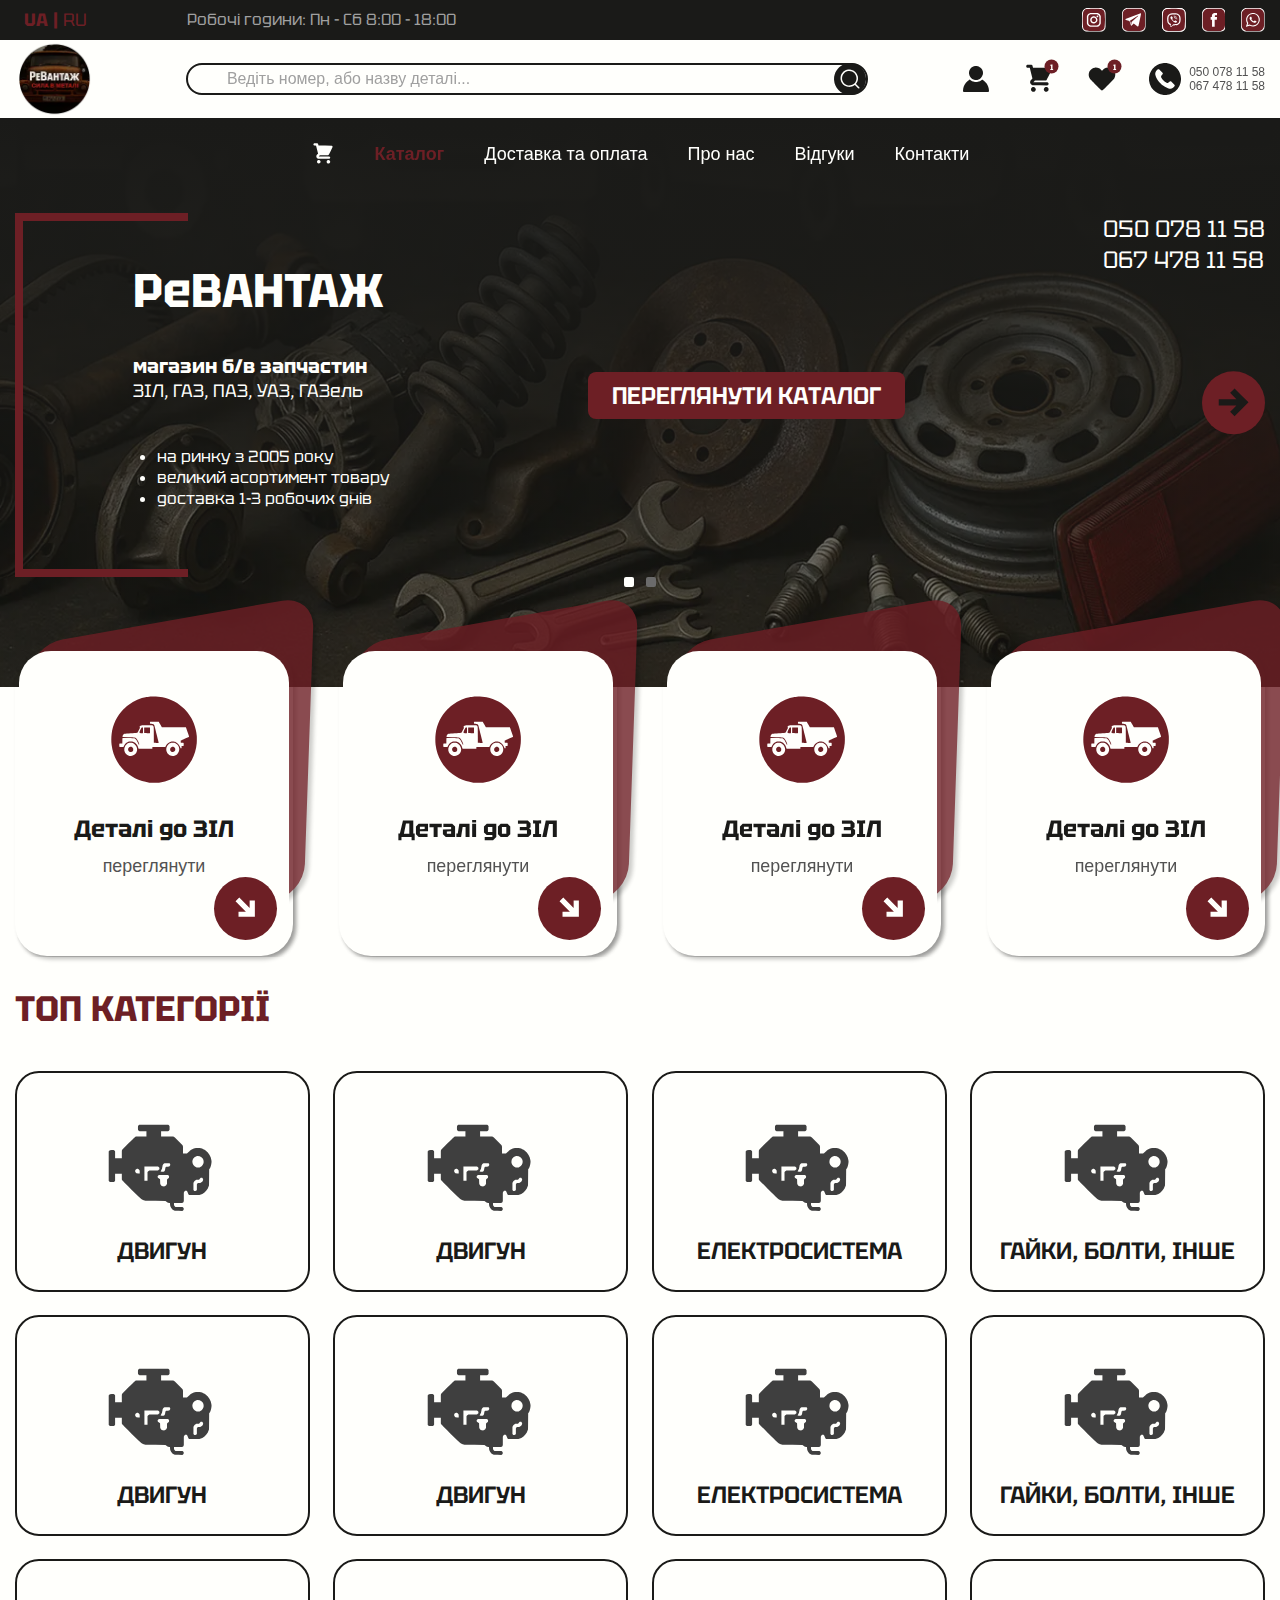
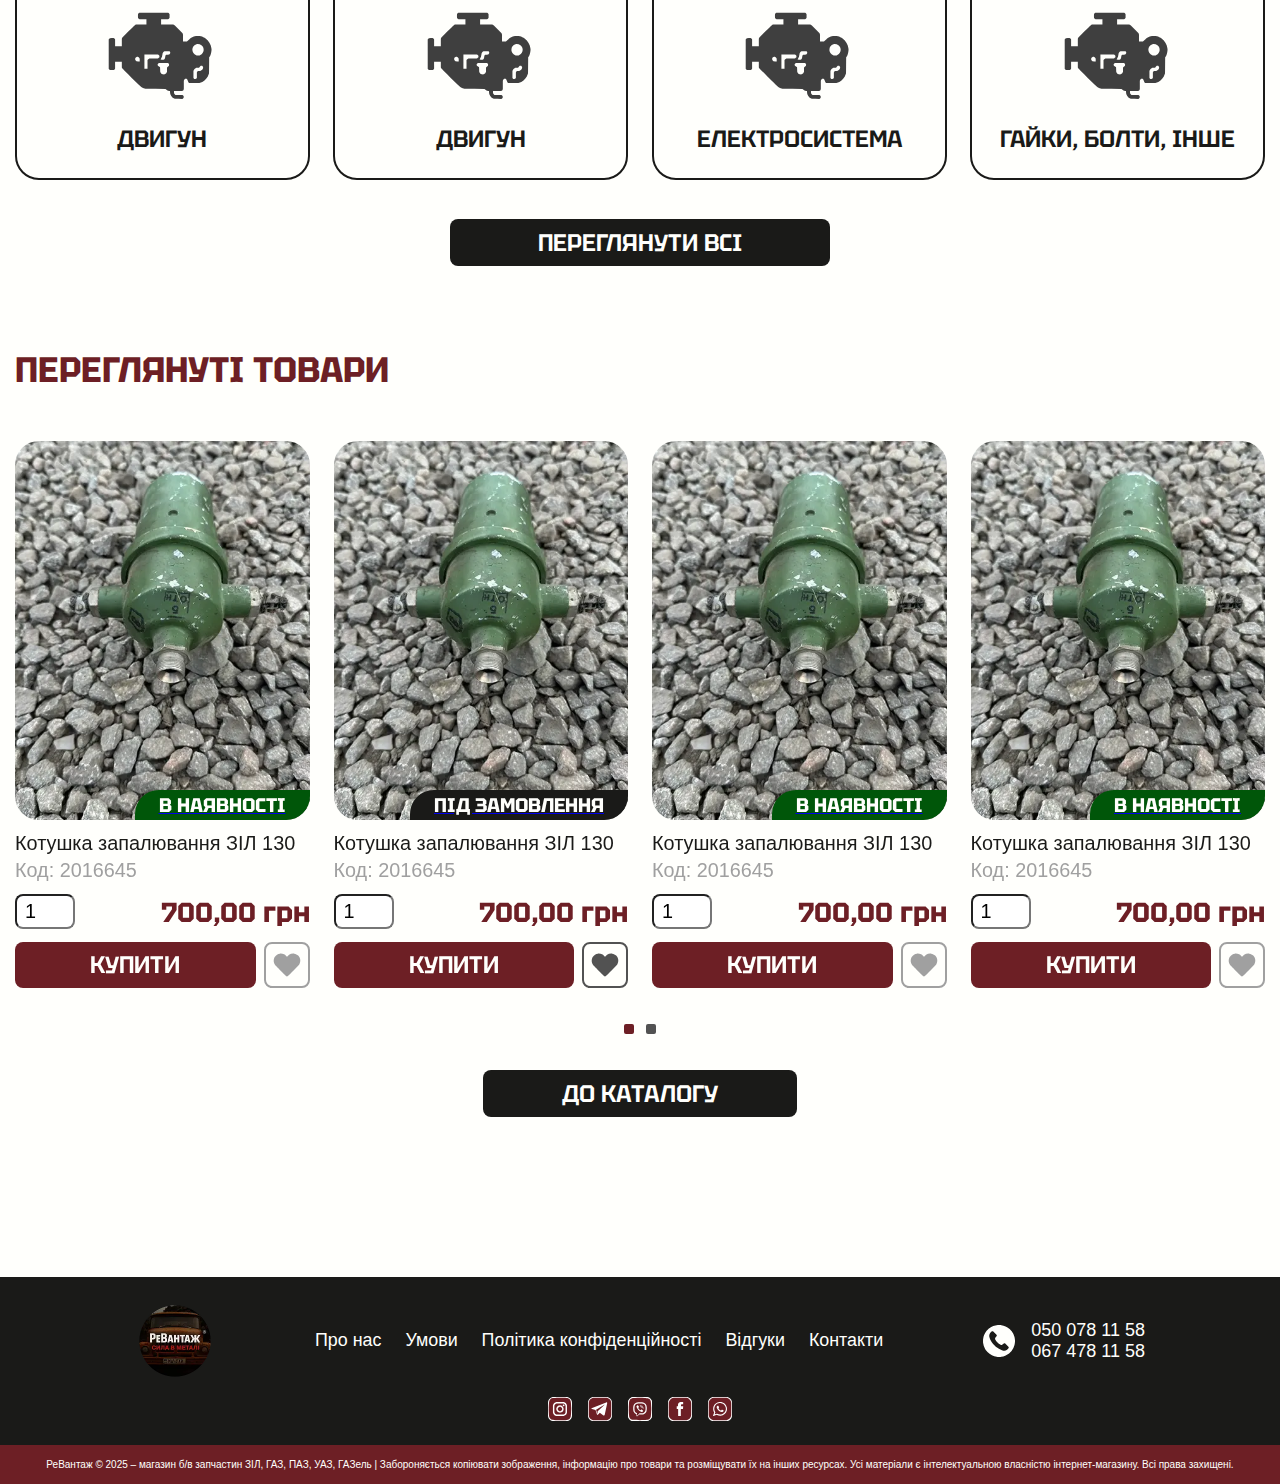
<file: index.html>
<!DOCTYPE html>
<html lang="uk">

<head>
    <meta charset="UTF-8">
    <meta name="viewport" content="width=device-width, initial-scale=1.0">
    <link rel="stylesheet" href="css/style.min.css?_v=20250825120430" />
    <title>РеВантаж</title>
</head>

<body>

    <div class="wrapper">
        <header class="header">
    <div class="header__top">
        <div class="header__container container">
            <div class="header__main">
                <div class="header__lang lang">
                    <a href="#" class="lang__item active">UA</a>
                    <a href="#" class="lang__item">RU</a>
                </div>
                <div class="header__contacts">
                    <div class="header__icon">
                        <svg>
                            <use href="img/icons/icons.svg#phone"></use>
                        </svg>
                    </div>
                    <div class="header__phones">
                        <a href="#" class="header__phone" target="_blank">
                            050 078 11 58
                        </a>
                        <a href="#" class="header__phone" target="_blank">
                            067 478 11 58
                        </a>
                    </div>
                </div>
                <p class="header__hours">Робочі години: Пн - Сб 8:00 - 18:00</p>
                <div class="header__socials">
                    <a href="#" class="header__social header__social_hidden" target="_blank">
                        <svg>
                            <use href="img/icons/icons.svg#instagram"></use>
                        </svg>
                    </a>
                    <a href="#" class="header__social" target="_blank">
                        <svg>
                            <use href="img/icons/icons.svg#telegram"></use>
                        </svg>
                    </a>
                    <a href="#" class="header__social" target="_blank">
                        <svg>
                            <use href="img/icons/icons.svg#viber"></use>
                        </svg>
                    </a>
                    <a href="#" class="header__social header__social_hidden" target="_blank">
                        <svg>
                            <use href="img/icons/icons.svg#facebook"></use>
                        </svg>
                    </a>
                    <a href="#" class="header__social" target="_blank">
                        <svg>
                            <use href="img/icons/icons.svg#whatsapp"></use>
                        </svg>
                    </a>
                </div>
            </div>
        </div>
    </div>
    <div class="header__middle">
        <div class="header__container container">
            <div class="header__body">
                <a href="#" class="header__logo">
                    <picture><source srcset="img/logo.webp" type="image/webp"><img src="img/logo.png" alt="Logo"></picture>
                </a>
                <form action="#" class="header__search">
                    <input type="text" placeholder="Ведіть номер, або назву деталі..." name="search">
                    <button type="submit">
                        <svg>
                            <use href="img/icons/icons.svg#search"></use>
                        </svg>
                    </button>
                </form>
                <div class="header__options">
                    <a href="#" class="header__option" data-modal="auth">
                        <svg>
                            <use href="img/icons/icons.svg#user"></use>
                        </svg>
                    </a>
                    <a href="#" class="header__option" data-modal="cart">
                        <svg>
                            <use href="img/icons/icons.svg#cart"></use>
                        </svg>
                        <span>1</span>
                    </a>
                    <a href="#" class="header__option" data-modal="favorite">
                        <svg>
                            <use href="img/icons/icons.svg#favorite"></use>
                        </svg>
                        <span>1</span>
                    </a>
                    <div class="header__contacts">
                        <div class="header__icon">
                            <svg>
                                <use href="img/icons/icons.svg#phone"></use>
                            </svg>
                        </div>
                        <div class="header__phones">
                            <a href="#" class="header__phone" target="_blank">
                                050 078 11 58
                            </a>
                            <a href="#" class="header__phone" target="_blank">
                                067 478 11 58
                            </a>
                        </div>
                    </div>
                    <button type="button" class="header__menu-icon">
                        <span></span>
                    </button>
                </div>
            </div>
        </div>
    </div>
    <div class="header__menu menu">
        <div class="menu__container container">
            <nav class="menu__body">
                <ul class="menu__list">
                    <li class="menu__item menu__item_desk">
                        <a href="#" class="menu__link">
                            <svg>
                                <use href="img/icons/icons.svg#cart"></use>
                            </svg>
                        </a>
                    </li>
                    <li class="menu__item">
                        <div class="menu__row">
                            <a href="#" class="menu__link active">Каталог</a>
                            <button type="button" class="menu__btn">⯆</button>
                        </div>
                        <div class="menu__submenu submenu">
                            <ul class="submenu__list">
                                <li class="submenu__item">
                                    <a href="#" class="submenu__link">Деталі до ЗІЛ</a>
                                </li>
                                <li class="submenu__item">
                                    <a href="#" class="submenu__link">Деталі до ГАЗ</a>
                                </li>
                                <li class="submenu__item">
                                    <a href="#" class="submenu__link">Деталі до УАЗ</a>
                                </li>
                                <li class="submenu__item">
                                    <a href="#" class="submenu__link">Деталі до ГАЗель</a>
                                </li>
                            </ul>
                        </div>
                    </li>
                    <li class="menu__item">
                        <div class="menu__row">
                            <a href="#" class="menu__link">Доставка та оплата</a>
                        </div>
                    </li>
                    <li class="menu__item">
                        <div class="menu__row">
                            <a href="#" class="menu__link">Про нас</a>
                        </div>
                    </li>
                    <li class="menu__item">
                        <div class="menu__row">
                            <a href="#" class="menu__link">Відгуки</a>
                        </div>
                    </li>
                    <li class="menu__item">
                        <div class="menu__row">
                            <a href="#" class="menu__link">Контакти</a>
                        </div>
                    </li>
                </ul>
            </nav>
            <div class="menu__extra">
                <div class="header__socials">
                    <a href="#" class="header__social" target="_blank">
                        <svg>
                            <use href="img/icons/icons.svg#instagram"></use>
                        </svg>
                    </a>
                    <a href="#" class="header__social" target="_blank">
                        <svg>
                            <use href="img/icons/icons.svg#telegram"></use>
                        </svg>
                    </a>
                    <a href="#" class="header__social" target="_blank">
                        <svg>
                            <use href="img/icons/icons.svg#viber"></use>
                        </svg>
                    </a>
                    <a href="#" class="header__social" target="_blank">
                        <svg>
                            <use href="img/icons/icons.svg#facebook"></use>
                        </svg>
                    </a>
                    <a href="#" class="header__social" target="_blank">
                        <svg>
                            <use href="img/icons/icons.svg#whatsapp"></use>
                        </svg>
                    </a>
                </div>
                <div class="header__lang lang">
                    <a href="#" class="lang__item active">UA</a>
                    <a href="#" class="lang__item">RU</a>
                </div>
            </div>
            <div class="menu__contacts header__contacts">
                <div class="header__icon">
                    <svg>
                        <use href="img/icons/icons.svg#phone"></use>
                    </svg>
                </div>
                <div class="header__phones">
                    <a href="#" class="header__phone" target="_blank">
                        050 078 11 58
                    </a>
                    <a href="#" class="header__phone" target="_blank">
                        067 478 11 58
                    </a>
                </div>
            </div>
        </div>
    </div>
</header>

        <div class="page">

            <section class="main">
                <div class="main__slider">
                    <div class="main__wrapper swiper-wrapper">
                        <div class="main__slide swiper-slide">
                            <div class="main__image">
                                <picture><source srcset="img/main/image.webp" type="image/webp"><img src="img/main/image.png" alt="Image"></picture>
                            </div>
                            <div class="main__container container">
                                <div class="main__body">
                                    <div class="main__text">
                                        <h2>РеВАНТАЖ</h2>
                                        <p>
                                            <b>магазин б/в запчастин</b>
                                            ЗІЛ, ГАЗ, ПАЗ, УАЗ, ГАЗель
                                        </p>
                                        <ul>
                                            <li>на ринку з 2005 року</li>
                                            <li>великий асортимент товару</li>
                                            <li>доставка 1-3 робочих днів</li>
                                        </ul>
                                    </div>
                                    <a href="#" class="main__btn btn_red">ПЕРЕГЛЯНУТИ КАТАЛОГ</a>
                                    <div class="main__phones">
                                        <a href="#" class="main__phone">050 078 11 58</a>
                                        <a href="#" class="main__phone">067 478 11 58</a>
                                    </div>
                                    <div class="main__navigation navigation">
                                        <button type="button" class="navigation__next" title="Next">
                                            <svg>
                                                <use href="img/icons/icons.svg#arrow"></use>
                                            </svg>
                                        </button>
                                    </div>
                                </div>
                            </div>
                        </div>
                        <div class="main__slide swiper-slide">
                            <div class="main__image">
                                <picture><source srcset="img/main/image.webp" type="image/webp"><img src="img/main/image.png" alt="Image"></picture>
                            </div>
                            <div class="main__container container">
                                <div class="main__body">
                                    <div class="main__text">
                                        <h2>РеВАНТАЖ</h2>
                                        <p>
                                            <b>магазин б/в запчастин</b>
                                            ЗІЛ, ГАЗ, ПАЗ, УАЗ, ГАЗель
                                        </p>
                                        <ul>
                                            <li>на ринку з 2005 року</li>
                                            <li>великий асортимент товару</li>
                                            <li>доставка 1-3 робочих днів</li>
                                        </ul>
                                    </div>
                                    <a href="#" class="main__btn btn_red">ПЕРЕГЛЯНУТИ КАТАЛОГ</a>
                                    <div class="main__phones">
                                        <a href="#" class="main__phone">050 078 11 58</a>
                                        <a href="#" class="main__phone">067 478 11 58</a>
                                    </div>
                                    <div class="main__navigation navigation">
                                        <button type="button" class="navigation__next" title="Next">
                                            <svg>
                                                <use href="img/icons/icons.svg#arrow"></use>
                                            </svg>
                                        </button>
                                    </div>
                                </div>
                            </div>
                        </div>
                    </div>
                </div>
                <div class="main__pagination pagination"></div>
            </section>

            <section class="links">
                <div class="links__container container">
                    <div class="links__body">
                        <a href="#" class="links__item">
                            <div class="links__image">
                                <img src="img/links/ZIL_solid.svg" alt="Image">
                            </div>
                            <div class="links__name">Деталі до ЗІЛ</div>
                            <div class="links__text">переглянути</div>
                            <div class="links__icon">
                                <svg>
                                    <use href="img/icons/icons.svg#arrow"></use>
                                </svg>
                            </div>
                        </a>
                        <a href="#" class="links__item">
                            <div class="links__image">
                                <img src="img/links/ZIL_solid.svg" alt="Image">
                            </div>
                            <div class="links__name">Деталі до ЗІЛ</div>
                            <div class="links__text">переглянути</div>
                            <div class="links__icon">
                                <svg>
                                    <use href="img/icons/icons.svg#arrow"></use>
                                </svg>
                            </div>
                        </a>
                        <a href="#" class="links__item">
                            <div class="links__image">
                                <img src="img/links/ZIL_solid.svg" alt="Image">
                            </div>
                            <div class="links__name">Деталі до ЗІЛ</div>
                            <div class="links__text">переглянути</div>
                            <div class="links__icon">
                                <svg>
                                    <use href="img/icons/icons.svg#arrow"></use>
                                </svg>
                            </div>
                        </a>
                        <a href="#" class="links__item">
                            <div class="links__image">
                                <img src="img/links/ZIL_solid.svg" alt="Image">
                            </div>
                            <div class="links__name">Деталі до ЗІЛ</div>
                            <div class="links__text">переглянути</div>
                            <div class="links__icon">
                                <svg>
                                    <use href="img/icons/icons.svg#arrow"></use>
                                </svg>
                            </div>
                        </a>
                    </div>
                </div>
            </section>

            <section class="top">
                <div class="top__container container">
                    <div class="top__body">
                        <h2 class="top__title title">ТОП КАТЕГОРІЇ</h2>
                        <ul class="top__list">
                            <li class="top__item">
                                <a href="#" class="top__link">
                                    <div class="top__icon">
                                        <img src="img/top/engine.svg" alt="Image">
                                    </div>
                                    <p class="top__name">ДВИГУН</p>
                                </a>
                            </li>
                            <li class="top__item">
                                <a href="#" class="top__link">
                                    <div class="top__icon">
                                        <img src="img/top/engine.svg" alt="Image">
                                    </div>
                                    <p class="top__name">ДВИГУН</p>
                                </a>
                            </li>
                            <li class="top__item">
                                <a href="#" class="top__link">
                                    <div class="top__icon">
                                        <img src="img/top/engine.svg" alt="Image">
                                    </div>
                                    <p class="top__name">ЕЛЕКТРОСИСТЕМА</p>
                                </a>
                            </li>
                            <li class="top__item">
                                <a href="#" class="top__link">
                                    <div class="top__icon">
                                        <img src="img/top/engine.svg" alt="Image">
                                    </div>
                                    <p class="top__name">ГАЙКИ, БОЛТИ, ІНШЕ</p>
                                </a>
                            </li>
                            <li class="top__item">
                                <a href="#" class="top__link">
                                    <div class="top__icon">
                                        <img src="img/top/engine.svg" alt="Image">
                                    </div>
                                    <p class="top__name">ДВИГУН</p>
                                </a>
                            </li>
                            <li class="top__item">
                                <a href="#" class="top__link">
                                    <div class="top__icon">
                                        <img src="img/top/engine.svg" alt="Image">
                                    </div>
                                    <p class="top__name">ДВИГУН</p>
                                </a>
                            </li>
                            <li class="top__item">
                                <a href="#" class="top__link">
                                    <div class="top__icon">
                                        <img src="img/top/engine.svg" alt="Image">
                                    </div>
                                    <p class="top__name">ЕЛЕКТРОСИСТЕМА</p>
                                </a>
                            </li>
                            <li class="top__item">
                                <a href="#" class="top__link">
                                    <div class="top__icon">
                                        <img src="img/top/engine.svg" alt="Image">
                                    </div>
                                    <p class="top__name">ГАЙКИ, БОЛТИ, ІНШЕ</p>
                                </a>
                            </li>
                            <li class="top__item">
                                <a href="#" class="top__link">
                                    <div class="top__icon">
                                        <img src="img/top/engine.svg" alt="Image">
                                    </div>
                                    <p class="top__name">ДВИГУН</p>
                                </a>
                            </li>
                            <li class="top__item">
                                <a href="#" class="top__link">
                                    <div class="top__icon">
                                        <img src="img/top/engine.svg" alt="Image">
                                    </div>
                                    <p class="top__name">ДВИГУН</p>
                                </a>
                            </li>
                            <li class="top__item">
                                <a href="#" class="top__link">
                                    <div class="top__icon">
                                        <img src="img/top/engine.svg" alt="Image">
                                    </div>
                                    <p class="top__name">ЕЛЕКТРОСИСТЕМА</p>
                                </a>
                            </li>
                            <li class="top__item">
                                <a href="#" class="top__link">
                                    <div class="top__icon">
                                        <img src="img/top/engine.svg" alt="Image">
                                    </div>
                                    <p class="top__name">ГАЙКИ, БОЛТИ, ІНШЕ</p>
                                </a>
                            </li>
                        </ul>
                        <a href="#" class="top__btn btn_black">ПЕРЕГЛЯНУТИ ВСІ</a>
                    </div>
                </div>
            </section>

            <section class="viewed">
                <div class="viewed__container container">
                    <div class="viewed__body">
                        <h2 class="viewed__title title">ПЕРЕГЛЯНУТІ ТОВАРИ</h2>
                        <div class="viewed__slider">
                            <div class="viewed__wrapper swiper-wrapper">
                                <div class="viewed__slide swiper-slide">
                                    <div class="viewed__product product">
                                        <a href="#" class="product__image">
                                            <picture><source srcset="img/catalog/image.webp" type="image/webp"><img src="img/catalog/image.png" alt="Image"></picture>
                                            <div class="product__status">в наявності</div>
                                        </a>
                                        <a href="#" class="product__title">
                                            Котушка запалювання ЗІЛ 130
                                        </a>
                                        <span class="product__code">Код: 2016645</span>
                                        <div class="product__price">
                                            <input type="number" value="1" min="1">
                                            <span>700,00 грн</span>
                                        </div>
                                        <div class="product__btns">
                                            <a href="#" class="product__buy btn_red">
                                                КУПИТИ
                                            </a>
                                            <a href="#" class="product__favorite">
                                                <svg>
                                                    <use href="img/icons/icons.svg#favorite"></use>
                                                </svg>
                                            </a>
                                        </div>
                                    </div>
                                </div>
                                <div class="viewed__slide swiper-slide">
                                    <div class="viewed__product product viewed__product product_order">
                                        <a href="#" class="product__image">
                                            <picture><source srcset="img/catalog/image.webp" type="image/webp"><img src="img/catalog/image.png" alt="Image"></picture>
                                            <div class="product__status">під замовлення</div>
                                        </a>
                                        <a href="#" class="product__title">
                                            Котушка запалювання ЗІЛ 130
                                        </a>
                                        <span class="product__code">Код: 2016645</span>
                                        <div class="product__price">
                                            <input type="number" value="1" min="1">
                                            <span>700,00 грн</span>
                                        </div>
                                        <div class="product__btns">
                                            <a href="#" class="product__buy btn_red">
                                                КУПИТИ
                                            </a>
                                            <a href="#" class="product__favorite active">
                                                <svg>
                                                    <use href="img/icons/icons.svg#favorite"></use>
                                                </svg>
                                            </a>
                                        </div>
                                    </div>
                                </div>
                                <div class="viewed__slide swiper-slide">
                                    <div class="viewed__product product">
                                        <a href="#" class="product__image">
                                            <picture><source srcset="img/catalog/image.webp" type="image/webp"><img src="img/catalog/image.png" alt="Image"></picture>
                                            <div class="product__status">в наявності</div>
                                        </a>
                                        <a href="#" class="product__title">
                                            Котушка запалювання ЗІЛ 130
                                        </a>
                                        <span class="product__code">Код: 2016645</span>
                                        <div class="product__price">
                                            <input type="number" value="1" min="1">
                                            <span>700,00 грн</span>
                                        </div>
                                        <div class="product__btns">
                                            <a href="#" class="product__buy btn_red">
                                                КУПИТИ
                                            </a>
                                            <a href="#" class="product__favorite">
                                                <svg>
                                                    <use href="img/icons/icons.svg#favorite"></use>
                                                </svg>
                                            </a>
                                        </div>
                                    </div>
                                </div>
                                <div class="viewed__slide swiper-slide">
                                    <div class="viewed__product product">
                                        <a href="#" class="product__image">
                                            <picture><source srcset="img/catalog/image.webp" type="image/webp"><img src="img/catalog/image.png" alt="Image"></picture>
                                            <div class="product__status">в наявності</div>
                                        </a>
                                        <a href="#" class="product__title">
                                            Котушка запалювання ЗІЛ 130
                                        </a>
                                        <span class="product__code">Код: 2016645</span>
                                        <div class="product__price">
                                            <input type="number" value="1" min="1">
                                            <span>700,00 грн</span>
                                        </div>
                                        <div class="product__btns">
                                            <a href="#" class="product__buy btn_red">
                                                КУПИТИ
                                            </a>
                                            <a href="#" class="product__favorite">
                                                <svg>
                                                    <use href="img/icons/icons.svg#favorite"></use>
                                                </svg>
                                            </a>
                                        </div>
                                    </div>
                                </div>
                                <div class="viewed__slide swiper-slide">
                                    <div class="viewed__product product">
                                        <a href="#" class="product__image">
                                            <picture><source srcset="img/catalog/image.webp" type="image/webp"><img src="img/catalog/image.png" alt="Image"></picture>
                                            <div class="product__status">в наявності</div>
                                        </a>
                                        <a href="#" class="product__title">
                                            Котушка запалювання ЗІЛ 130
                                        </a>
                                        <span class="product__code">Код: 2016645</span>
                                        <div class="product__price">
                                            <input type="number" value="1" min="1">
                                            <span>700,00 грн</span>
                                        </div>
                                        <div class="product__btns">
                                            <a href="#" class="product__buy btn_red">
                                                КУПИТИ
                                            </a>
                                            <a href="#" class="product__favorite">
                                                <svg>
                                                    <use href="img/icons/icons.svg#favorite"></use>
                                                </svg>
                                            </a>
                                        </div>
                                    </div>
                                </div>
                            </div>
                        </div>
                        <div class="viewed__pagination pagination"></div>
                        <a href="#" class="viewed__btn btn_black">ДО КАТАЛОГУ</a>
                    </div>
                </div>
            </section>

        </div>

        <footer class="footer">
    <div class="footer__top">
        <div class="footer__container container">
            <div class="footer__main">
                <a href="#" class="footer__logo">
                    <picture><source srcset="img/logo.webp" type="image/webp"><img src="img/logo.png" alt="Logo"></picture>
                </a>
                <div class="footer__menu menu-footer">
                    <nav class="menu-footer__body">
                        <ul class="menu-footer__list">
                            <li class="menu-footer__item"><a href="#" class="menu-footer__link">Про нас</a></li>
                            <li class="menu-footer__item"><a href="#" class="menu-footer__link">Умови</a></li>
                            <li class="menu-footer__item"><a href="#" class="menu-footer__link">Політика
                                    конфіденційності</a></li>
                            <li class="menu-footer__item"><a href="#" class="menu-footer__link">Відгуки</a></li>
                            <li class="menu-footer__item"><a href="#" class="menu-footer__link">Контакти</a></li>
                        </ul>
                    </nav>
                </div>
                <div class="footer__contacts">
                    <div class="footer__icon">
                        <svg>
                            <use href="img/icons/icons.svg#phone"></use>
                        </svg>
                    </div>
                    <div class="footer__phones">
                        <a href="#" class="footer__phone">050 078 11 58</a>
                        <a href="#" class="footer__phone">067 478 11 58</a>
                    </div>
                </div>
                <div class="footer__socials">
                    <a href="#" class="footer__social" target="_blank" title="">
                        <svg>
                            <use href="img/icons/icons.svg#instagram"></use>
                        </svg>
                    </a>
                    <a href="#" class="footer__social" target="_blank" title="">
                        <svg>
                            <use href="img/icons/icons.svg#telegram"></use>
                        </svg>
                    </a>
                    <a href="#" class="footer__social" target="_blank" title="">
                        <svg>
                            <use href="img/icons/icons.svg#viber"></use>
                        </svg>
                    </a>
                    <a href="#" class="footer__social" target="_blank" title="">
                        <svg>
                            <use href="img/icons/icons.svg#facebook"></use>
                        </svg>
                    </a>
                    <a href="#" class="footer__social" target="_blank" title="">
                        <svg>
                            <use href="img/icons/icons.svg#whatsapp"></use>
                        </svg>
                    </a>
                </div>
            </div>
        </div>
    </div>
    <div class="footer__bottom">
        <div class="footer__container container">
            <p class="footer__rights">
                РеВантаж © 2025 – магазин б/в запчастин ЗІЛ, ГАЗ, ПАЗ, УАЗ, ГАЗель | Забороняється копіювати зображення,
                інформацію про товари та розміщувати їх на інших ресурсах. Усі матеріали є інтелектуальною власністю
                інтернет-магазину. Всі права захищені.
            </p>
        </div>
    </div>
</footer>
    </div>

    <div class="modal" id="cart">
    <div class="modal__wrapper">
        <div class="modal__content">
            <div class="modal__header">
                <h2 class="modal__title title">кошик</h2>
                <button type="button" class="modal__close" data-modal-close></button>
            </div>
            <div class="modal__body">
                <div class="modal__cart cart">
                    <ul class="cart__list">
                        <li class="cart__item">
                            <div class="cart__image">
                                <picture><source srcset="img/catalog/image.webp" type="image/webp"><img src="img/catalog/image.png" alt="Image"></picture>
                            </div>
                            <div class="cart__info">
                                <div class="cart__name">Котушка запалювання ЗІЛ 130</div>
                                <div class="cart__code">Код: 2016645</div>
                            </div>
                            <div class="cart__price">
                                <input type="number" value="1" min="1">
                                <span>700,00 грн</span>
                            </div>
                            <button type="button" class="cart__options">
                                <span>...</span>
                            </button>
                        </li>
                    </ul>
                    <div class="cart__total"> 700,00 грн</div>
                    <a href="#" class="cart__btn btn_red">оформити замовлення</a>
                    <button type="button" class="cart__btn btn_white" data-modal-close>
                        продовжити покупки
                    </button>
                </div>
            </div>
        </div>
    </div>
</div>

<div class="modal" id="favorite">
    <div class="modal__wrapper">
        <div class="modal__content">
            <div class="modal__header">
                <h2 class="modal__title title">бажане</h2>
                <button type="button" class="modal__close" data-modal-close></button>
            </div>
            <div class="modal__body">
                <div class="modal__favorite favorite">
                    <ul class="favorite__list">
                        <li class="favorite__product product">
                            <a href="#" class="product__image">
                                <picture><source srcset="img/catalog/image.webp" type="image/webp"><img src="img/catalog/image.png" alt="Image"></picture>
                                <div class="product__status">В наявності</div>
                            </a>
                            <a href="#" class="product__title">
                                Котушка запалювання ЗІЛ 130
                            </a>
                            <span class="product__code">Код: 2016645</span>
                            <div class="product__price">
                                <input type="number" value="1" min="1">
                                <span>700,00 грн</span>
                            </div>
                            <div class="product__btns">
                                <a href="#" class="product__buy btn_red">
                                    КУПИТИ
                                </a>
                                <a href="#" class="product__favorite active">
                                    <svg>
                                        <use href="img/icons/icons.svg#favorite"></use>
                                    </svg>
                                </a>
                            </div>
                        </li>
                        <li class="favorite__product product">
                            <a href="#" class="product__image">
                                <picture><source srcset="img/catalog/image.webp" type="image/webp"><img src="img/catalog/image.png" alt="Image"></picture>
                                <div class="product__status">В наявності</div>
                            </a>
                            <a href="#" class="product__title">
                                Котушка запалювання ЗІЛ 130
                            </a>
                            <span class="product__code">Код: 2016645</span>
                            <div class="product__price">
                                <input type="number" value="1" min="1">
                                <span>700,00 грн</span>
                            </div>
                            <div class="product__btns">
                                <a href="#" class="product__buy btn_red">
                                    КУПИТИ
                                </a>
                                <a href="#" class="product__favorite active">
                                    <svg>
                                        <use href="img/icons/icons.svg#favorite"></use>
                                    </svg>
                                </a>
                            </div>
                        </li>
                        <li class="favorite__product product">
                            <a href="#" class="product__image">
                                <picture><source srcset="img/catalog/image.webp" type="image/webp"><img src="img/catalog/image.png" alt="Image"></picture>
                                <div class="product__status">В наявності</div>
                            </a>
                            <a href="#" class="product__title">
                                Котушка запалювання ЗІЛ 130
                            </a>
                            <span class="product__code">Код: 2016645</span>
                            <div class="product__price">
                                <input type="number" value="1" min="1">
                                <span>700,00 грн</span>
                            </div>
                            <div class="product__btns">
                                <a href="#" class="product__buy btn_red">
                                    КУПИТИ
                                </a>
                                <a href="#" class="product__favorite active">
                                    <svg>
                                        <use href="img/icons/icons.svg#favorite"></use>
                                    </svg>
                                </a>
                            </div>
                        </li>
                        <li class="favorite__product product">
                            <a href="#" class="product__image">
                                <picture><source srcset="img/catalog/image.webp" type="image/webp"><img src="img/catalog/image.png" alt="Image"></picture>
                                <div class="product__status">В наявності</div>
                            </a>
                            <a href="#" class="product__title">
                                Котушка запалювання ЗІЛ 130
                            </a>
                            <span class="product__code">Код: 2016645</span>
                            <div class="product__price">
                                <input type="number" value="1" min="1">
                                <span>700,00 грн</span>
                            </div>
                            <div class="product__btns">
                                <a href="#" class="product__buy btn_red">
                                    КУПИТИ
                                </a>
                                <a href="#" class="product__favorite active">
                                    <svg>
                                        <use href="img/icons/icons.svg#favorite"></use>
                                    </svg>
                                </a>
                            </div>
                        </li>
                    </ul>
                    <a href="#" class="favorite__btn btn_black">переглянути каталог</a>
                </div>
            </div>
        </div>
    </div>
</div>

<div class="modal" id="auth">
    <div class="modal__wrapper">
        <div class="modal__content">
            <div class="modal__header">
                <h2 class="modal__title title">ВХід | реєстрація</h2>
                <button type="button" class="modal__close" data-modal-close></button>
            </div>
            <div class="modal__body">
                <div class="modal__auth auth">
                    <h3 class="auth__title">Маєте обліковий запис? <span>Вхід</span></h3>
                    <form action="#" class="auth__form">
                        <div class="auth__section">
                            <span class="auth__label">Введіть номер телефону</span>
                            <div class="auth__input">
                                <input type="text" name="user-phone" value="+38 (0">
                            </div>
                        </div>
                        <div class="auth__section">
                            <span class="auth__label">Введіть пароль</span>
                            <div class="auth__input">
                                <input type="password" name="user-pass">
                                <button type="button" class="auth__switcher">
                                    <svg>
                                        <use href="img/icons/icons.svg#eye"></use>
                                    </svg>
                                </button>
                            </div>
                        </div>
                        <button type="submit" class="auth__btn btn_red">увійти</button>
                    </form>
                </div>
                <div class="modal__auth auth">
                    <h3 class="auth__title auth__title_reg"><span>Зареєструватись</span></h3>
                    <form action="#" class="auth__form">
                        <div class="auth__section">
                            <span class="auth__label">Введіть прізвище та ім’я</span>
                            <div class="auth__input">
                                <input type="text" name="user-name">
                            </div>
                        </div>
                        <div class="auth__section">
                            <span class="auth__label">Введіть номер телефону</span>
                            <div class="auth__input">
                                <input type="text" name="user-phone" value="+38 (0">
                            </div>
                        </div>
                        <div class="auth__section">
                            <span class="auth__label">Придумайте пароль</span>
                            <div class="auth__input">
                                <input type="password" name="user-pass">
                                <button type="button" class="auth__switcher">
                                    <svg>
                                        <use href="img/icons/icons.svg#eye"></use>
                                    </svg>
                                </button>
                            </div>
                        </div>
                        <div class="auth__section">
                            <span class="auth__label">Повторіть пароль</span>
                            <div class="auth__input">
                                <input type="password" name="user-confirm">
                                <button type="button" class="auth__switcher">
                                    <svg>
                                        <use href="img/icons/icons.svg#eye"></use>
                                    </svg>
                                </button>
                            </div>
                        </div>
                        <div class="auth__section">
                            <span class="auth__label">Введіть 6-значний код підтвердження з SMS</span>
                            <div class="auth__input">
                                <input type="text" name="user-code">
                            </div>
                        </div>
                        <button type="submit" class="auth__btn btn_black">Зареєструватись</button>
                    </form>
                </div>
            </div>
        </div>
    </div>
</div>

<div class="modal" id="review">
    <div class="modal__wrapper">
        <div class="modal__content">
            <div class="modal__header">
                <h2 class="modal__title title">Залишити відгук</h2>
                <button type="button" class="modal__close" data-modal-close></button>
            </div>
            <div class="modal__body">
                <div class="modal__review review">
                    <div class="review__body">
                        <div class="review__info">
                            <p><b>Замовлення</b></p>
                            <p><span>№3652682</span> від <time datetime="2025-06-05">05.06.2025</time></p>
                            <p>Котушка запалювання ЗІЛ 130</p>
                        </div>
                        <div class="review__status">
                            <span>Виконано</span>
                            <time datetime="2025-06-06">06.06.2025</time>
                        </div>
                    </div>
                    <form action="#" class="review__form">
                        <div class="review__input">
                            <span class="review__label">Напишіть свої враження від співпраці з нами</span>
                            <textarea></textarea>
                        </div>
                        <button type="submit" class="review__btn btn_red">
                            Відправити
                        </button>
                    </form>
                </div>
            </div>
        </div>
    </div>
</div>

    <script src="js/app.min.js?_v=20250825120430"></script>
</body>

</html>
</file>
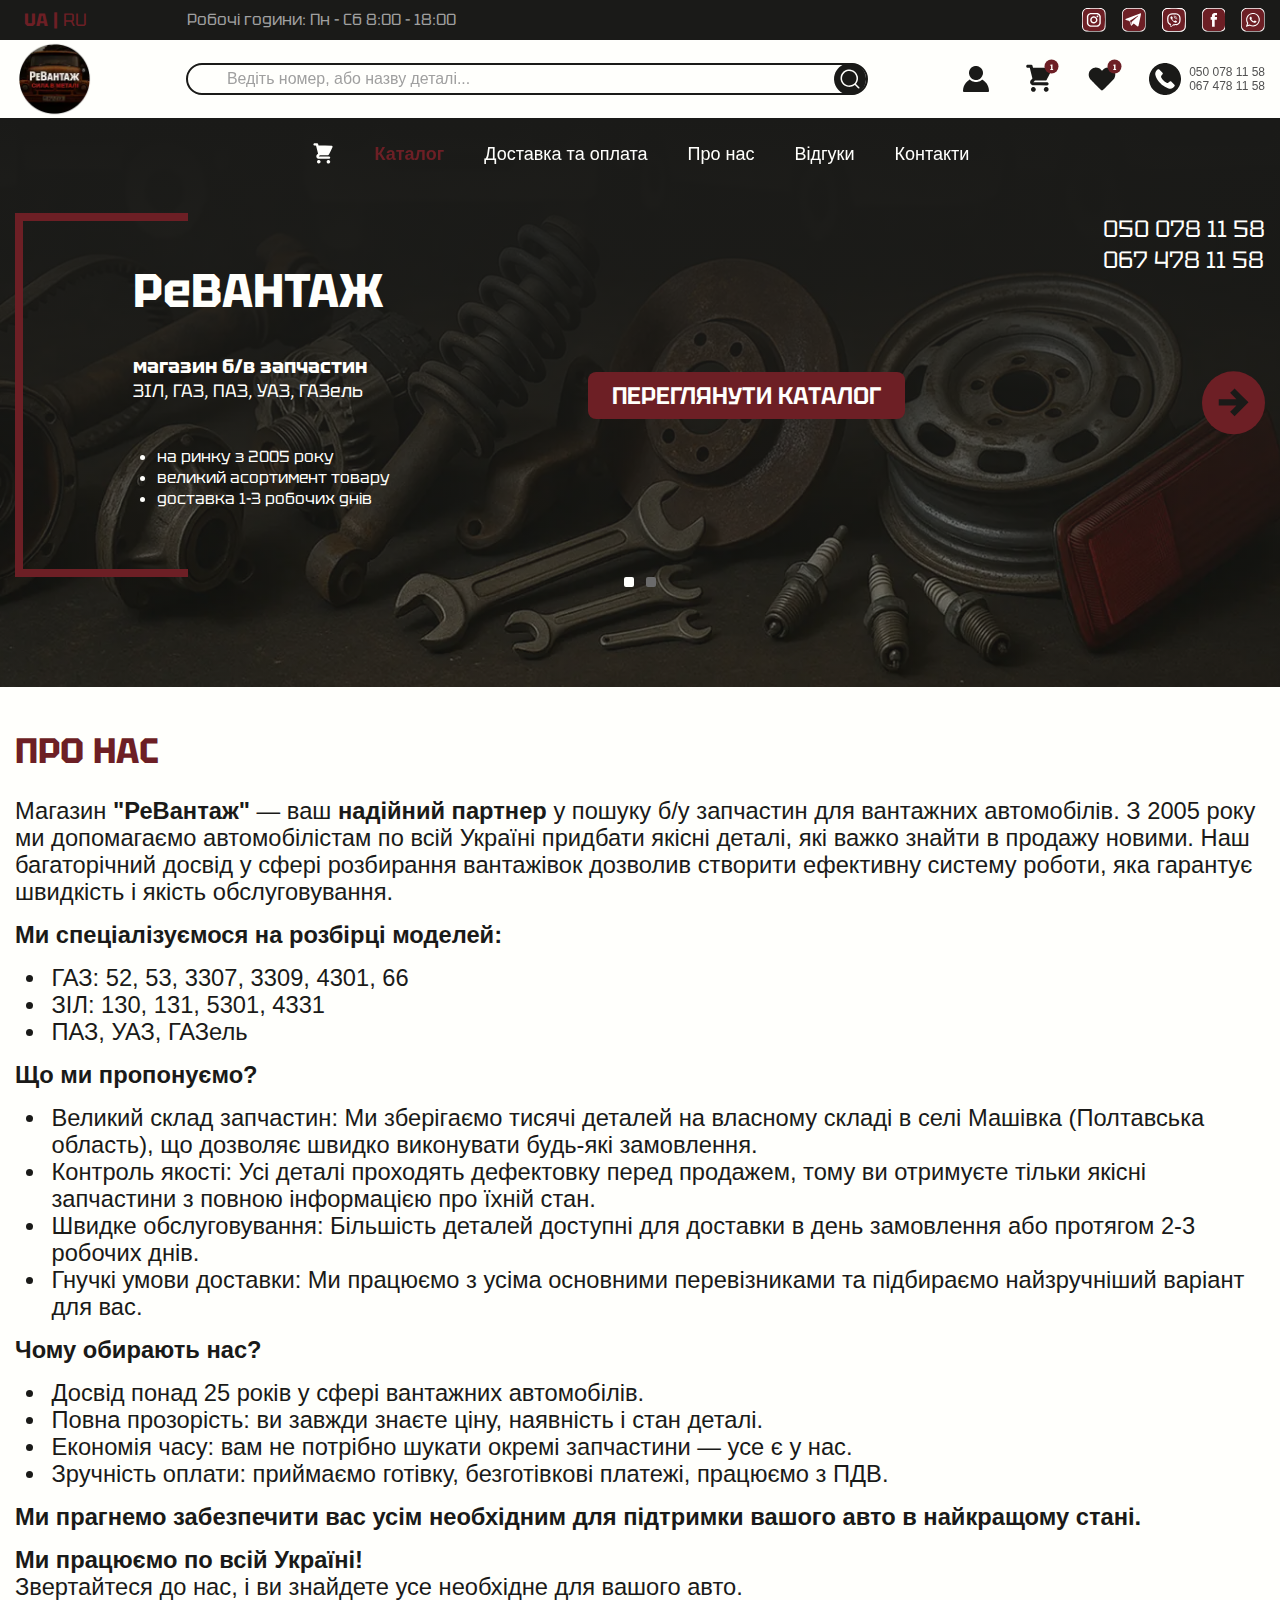
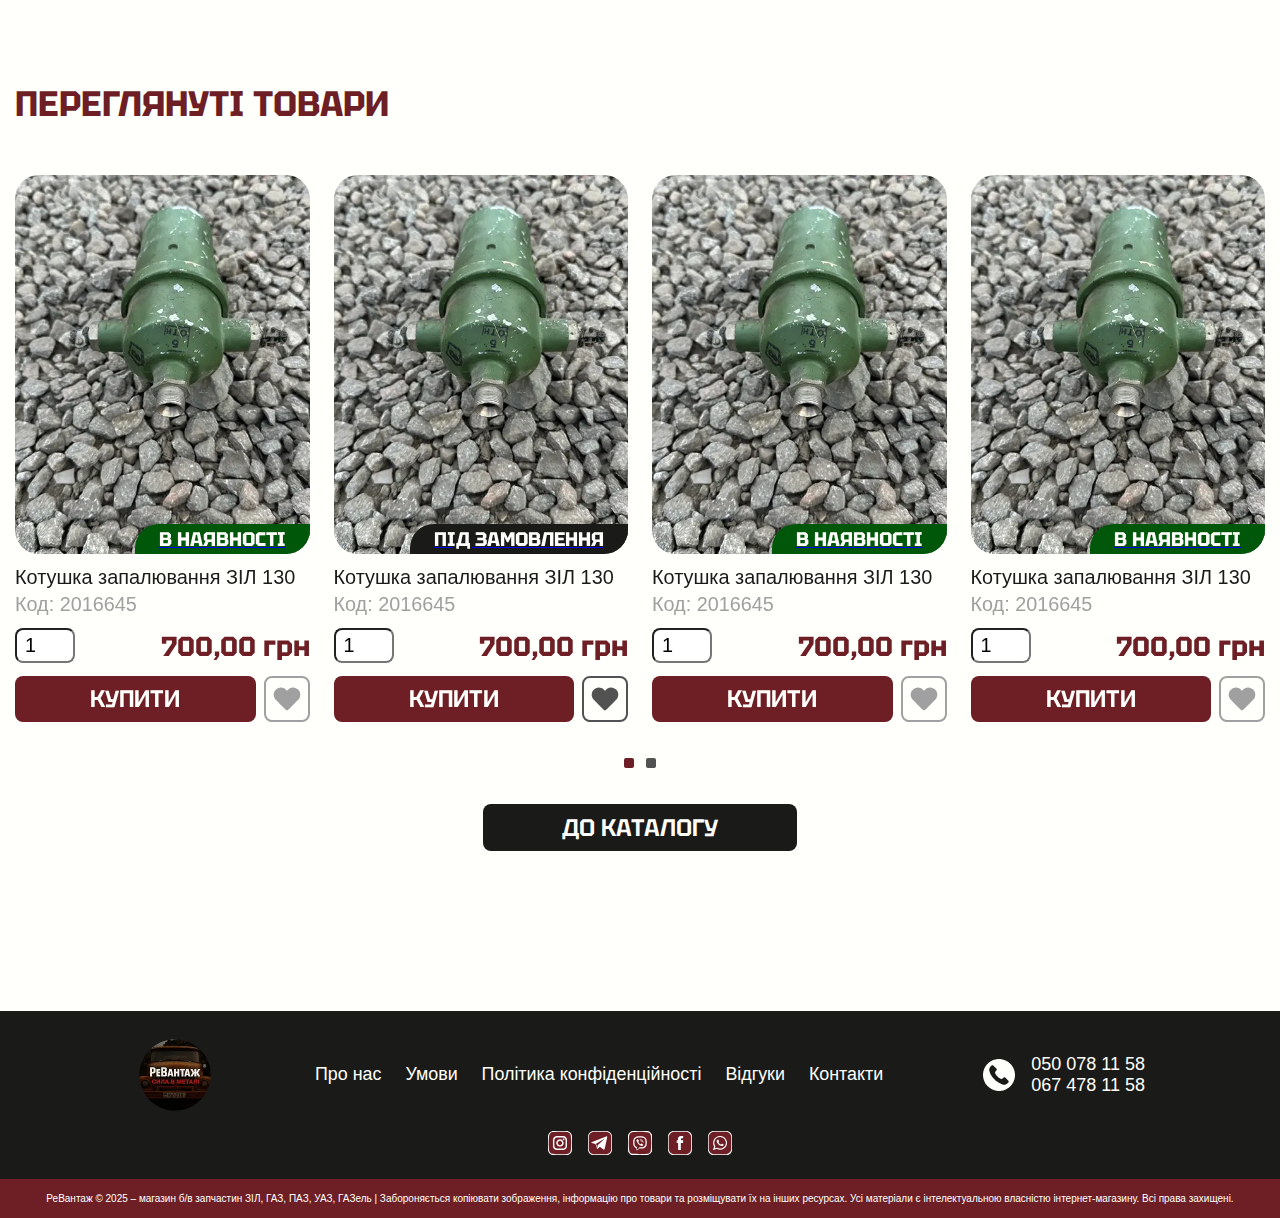
<file: about.html>
<!DOCTYPE html>
<html lang="uk">

<head>
    <meta charset="UTF-8">
    <meta name="viewport" content="width=device-width, initial-scale=1.0">
    <link rel="stylesheet" href="css/style.min.css?_v=20250825120430" />
    <title>РеВантаж</title>
</head>

<body>

    <div class="wrapper">
        <header class="header">
    <div class="header__top">
        <div class="header__container container">
            <div class="header__main">
                <div class="header__lang lang">
                    <a href="#" class="lang__item active">UA</a>
                    <a href="#" class="lang__item">RU</a>
                </div>
                <div class="header__contacts">
                    <div class="header__icon">
                        <svg>
                            <use href="img/icons/icons.svg#phone"></use>
                        </svg>
                    </div>
                    <div class="header__phones">
                        <a href="#" class="header__phone" target="_blank">
                            050 078 11 58
                        </a>
                        <a href="#" class="header__phone" target="_blank">
                            067 478 11 58
                        </a>
                    </div>
                </div>
                <p class="header__hours">Робочі години: Пн - Сб 8:00 - 18:00</p>
                <div class="header__socials">
                    <a href="#" class="header__social header__social_hidden" target="_blank">
                        <svg>
                            <use href="img/icons/icons.svg#instagram"></use>
                        </svg>
                    </a>
                    <a href="#" class="header__social" target="_blank">
                        <svg>
                            <use href="img/icons/icons.svg#telegram"></use>
                        </svg>
                    </a>
                    <a href="#" class="header__social" target="_blank">
                        <svg>
                            <use href="img/icons/icons.svg#viber"></use>
                        </svg>
                    </a>
                    <a href="#" class="header__social header__social_hidden" target="_blank">
                        <svg>
                            <use href="img/icons/icons.svg#facebook"></use>
                        </svg>
                    </a>
                    <a href="#" class="header__social" target="_blank">
                        <svg>
                            <use href="img/icons/icons.svg#whatsapp"></use>
                        </svg>
                    </a>
                </div>
            </div>
        </div>
    </div>
    <div class="header__middle">
        <div class="header__container container">
            <div class="header__body">
                <a href="#" class="header__logo">
                    <picture><source srcset="img/logo.webp" type="image/webp"><img src="img/logo.png" alt="Logo"></picture>
                </a>
                <form action="#" class="header__search">
                    <input type="text" placeholder="Ведіть номер, або назву деталі..." name="search">
                    <button type="submit">
                        <svg>
                            <use href="img/icons/icons.svg#search"></use>
                        </svg>
                    </button>
                </form>
                <div class="header__options">
                    <a href="#" class="header__option" data-modal="auth">
                        <svg>
                            <use href="img/icons/icons.svg#user"></use>
                        </svg>
                    </a>
                    <a href="#" class="header__option" data-modal="cart">
                        <svg>
                            <use href="img/icons/icons.svg#cart"></use>
                        </svg>
                        <span>1</span>
                    </a>
                    <a href="#" class="header__option" data-modal="favorite">
                        <svg>
                            <use href="img/icons/icons.svg#favorite"></use>
                        </svg>
                        <span>1</span>
                    </a>
                    <div class="header__contacts">
                        <div class="header__icon">
                            <svg>
                                <use href="img/icons/icons.svg#phone"></use>
                            </svg>
                        </div>
                        <div class="header__phones">
                            <a href="#" class="header__phone" target="_blank">
                                050 078 11 58
                            </a>
                            <a href="#" class="header__phone" target="_blank">
                                067 478 11 58
                            </a>
                        </div>
                    </div>
                    <button type="button" class="header__menu-icon">
                        <span></span>
                    </button>
                </div>
            </div>
        </div>
    </div>
    <div class="header__menu menu">
        <div class="menu__container container">
            <nav class="menu__body">
                <ul class="menu__list">
                    <li class="menu__item menu__item_desk">
                        <a href="#" class="menu__link">
                            <svg>
                                <use href="img/icons/icons.svg#cart"></use>
                            </svg>
                        </a>
                    </li>
                    <li class="menu__item">
                        <div class="menu__row">
                            <a href="#" class="menu__link active">Каталог</a>
                            <button type="button" class="menu__btn">⯆</button>
                        </div>
                        <div class="menu__submenu submenu">
                            <ul class="submenu__list">
                                <li class="submenu__item">
                                    <a href="#" class="submenu__link">Деталі до ЗІЛ</a>
                                </li>
                                <li class="submenu__item">
                                    <a href="#" class="submenu__link">Деталі до ГАЗ</a>
                                </li>
                                <li class="submenu__item">
                                    <a href="#" class="submenu__link">Деталі до УАЗ</a>
                                </li>
                                <li class="submenu__item">
                                    <a href="#" class="submenu__link">Деталі до ГАЗель</a>
                                </li>
                            </ul>
                        </div>
                    </li>
                    <li class="menu__item">
                        <div class="menu__row">
                            <a href="#" class="menu__link">Доставка та оплата</a>
                        </div>
                    </li>
                    <li class="menu__item">
                        <div class="menu__row">
                            <a href="#" class="menu__link">Про нас</a>
                        </div>
                    </li>
                    <li class="menu__item">
                        <div class="menu__row">
                            <a href="#" class="menu__link">Відгуки</a>
                        </div>
                    </li>
                    <li class="menu__item">
                        <div class="menu__row">
                            <a href="#" class="menu__link">Контакти</a>
                        </div>
                    </li>
                </ul>
            </nav>
            <div class="menu__extra">
                <div class="header__socials">
                    <a href="#" class="header__social" target="_blank">
                        <svg>
                            <use href="img/icons/icons.svg#instagram"></use>
                        </svg>
                    </a>
                    <a href="#" class="header__social" target="_blank">
                        <svg>
                            <use href="img/icons/icons.svg#telegram"></use>
                        </svg>
                    </a>
                    <a href="#" class="header__social" target="_blank">
                        <svg>
                            <use href="img/icons/icons.svg#viber"></use>
                        </svg>
                    </a>
                    <a href="#" class="header__social" target="_blank">
                        <svg>
                            <use href="img/icons/icons.svg#facebook"></use>
                        </svg>
                    </a>
                    <a href="#" class="header__social" target="_blank">
                        <svg>
                            <use href="img/icons/icons.svg#whatsapp"></use>
                        </svg>
                    </a>
                </div>
                <div class="header__lang lang">
                    <a href="#" class="lang__item active">UA</a>
                    <a href="#" class="lang__item">RU</a>
                </div>
            </div>
            <div class="menu__contacts header__contacts">
                <div class="header__icon">
                    <svg>
                        <use href="img/icons/icons.svg#phone"></use>
                    </svg>
                </div>
                <div class="header__phones">
                    <a href="#" class="header__phone" target="_blank">
                        050 078 11 58
                    </a>
                    <a href="#" class="header__phone" target="_blank">
                        067 478 11 58
                    </a>
                </div>
            </div>
        </div>
    </div>
</header>

        <div class="page">

            <section class="main">
                <div class="main__slider">
                    <div class="main__wrapper swiper-wrapper">
                        <div class="main__slide swiper-slide">
                            <div class="main__image">
                                <picture><source srcset="img/main/image.webp" type="image/webp"><img src="img/main/image.png" alt="Image"></picture>
                            </div>
                            <div class="main__container container">
                                <div class="main__body">
                                    <div class="main__text">
                                        <h2>РеВАНТАЖ</h2>
                                        <p>
                                            <b>магазин б/в запчастин</b>
                                            ЗІЛ, ГАЗ, ПАЗ, УАЗ, ГАЗель
                                        </p>
                                        <ul>
                                            <li>на ринку з 2005 року</li>
                                            <li>великий асортимент товару</li>
                                            <li>доставка 1-3 робочих днів</li>
                                        </ul>
                                    </div>
                                    <a href="#" class="main__btn btn_red">ПЕРЕГЛЯНУТИ КАТАЛОГ</a>
                                    <div class="main__phones">
                                        <a href="#" class="main__phone">050 078 11 58</a>
                                        <a href="#" class="main__phone">067 478 11 58</a>
                                    </div>
                                    <div class="main__navigation navigation">
                                        <button type="button" class="navigation__next" title="Next">
                                            <svg>
                                                <use href="img/icons/icons.svg#arrow"></use>
                                            </svg>
                                        </button>
                                    </div>
                                </div>
                            </div>
                        </div>
                        <div class="main__slide swiper-slide">
                            <div class="main__image">
                                <picture><source srcset="img/main/image.webp" type="image/webp"><img src="img/main/image.png" alt="Image"></picture>
                            </div>
                            <div class="main__container container">
                                <div class="main__body">
                                    <div class="main__text">
                                        <h2>РеВАНТАЖ</h2>
                                        <p>
                                            <b>магазин б/в запчастин</b>
                                            ЗІЛ, ГАЗ, ПАЗ, УАЗ, ГАЗель
                                        </p>
                                        <ul>
                                            <li>на ринку з 2005 року</li>
                                            <li>великий асортимент товару</li>
                                            <li>доставка 1-3 робочих днів</li>
                                        </ul>
                                    </div>
                                    <a href="#" class="main__btn btn_red">ПЕРЕГЛЯНУТИ КАТАЛОГ</a>
                                    <div class="main__phones">
                                        <a href="#" class="main__phone">050 078 11 58</a>
                                        <a href="#" class="main__phone">067 478 11 58</a>
                                    </div>
                                    <div class="main__navigation navigation">
                                        <button type="button" class="navigation__next" title="Next">
                                            <svg>
                                                <use href="img/icons/icons.svg#arrow"></use>
                                            </svg>
                                        </button>
                                    </div>
                                </div>
                            </div>
                        </div>
                    </div>
                </div>
                <div class="main__pagination pagination"></div>
            </section>

            <section class="about">
                <div class="about__container container">
                    <div class="about__body">
                        <h1 class="about__title title">Про нас</h1>
                        <div class="about__text">
                            <p>
                                Магазин <b>"РеВантаж"</b> — ваш <b>надійний партнер</b> у пошуку б/у запчастин для
                                вантажних
                                автомобілів.
                                З 2005 року ми допомагаємо автомобілістам по всій Україні придбати якісні деталі, які
                                важко
                                знайти в продажу новими. Наш багаторічний досвід у сфері розбирання вантажівок дозволив
                                створити ефективну систему роботи, яка гарантує швидкість і якість обслуговування.
                            </p>

                            <p><b>Ми спеціалізуємося на розбірці моделей:</b></p>

                            <ul>
                                <li>ГАЗ: 52, 53, 3307, 3309, 4301, 66</li>
                                <li>ЗІЛ: 130, 131, 5301, 4331</li>
                                <li>ПАЗ, УАЗ, ГАЗель</li>
                            </ul>

                            <p><b>Що ми пропонуємо?</b></p>

                            <ul>
                                <li>
                                    Великий склад запчастин: Ми зберігаємо тисячі деталей на власному складі в селі
                                    Машівка
                                    (Полтавська область), що дозволяє швидко виконувати будь-які замовлення.
                                </li>
                                <li>
                                    Контроль якості: Усі деталі проходять дефектовку перед продажем, тому ви отримуєте
                                    тільки
                                    якісні запчастини з повною інформацією про їхній стан.
                                </li>
                                <li>
                                    Швидке обслуговування: Більшість деталей доступні для доставки в день замовлення або
                                    протягом 2-3 робочих днів.
                                </li>
                                <li>
                                    Гнучкі умови доставки: Ми працюємо з усіма основними перевізниками та підбираємо
                                    найзручніший варіант для вас.
                                </li>
                            </ul>

                            <p><b>Чому обирають нас?</b></p>

                            <ul>
                                <li>Досвід понад 25 років у сфері вантажних автомобілів.</li>
                                <li>Повна прозорість: ви завжди знаєте ціну, наявність і стан деталі.</li>
                                <li>Економія часу: вам не потрібно шукати окремі запчастини — усе є у нас.</li>
                                <li>Зручність оплати: приймаємо готівку, безготівкові платежі, працюємо з ПДВ.</li>
                            </ul>

                            <p><b>Ми прагнемо забезпечити вас усім необхідним для підтримки вашого авто в найкращому
                                    стані.</b></p>

                            <p>
                                <b>Ми працюємо по всій Україні!</b><br>
                                Звертайтеся до нас, і ви знайдете усе необхідне для вашого авто.
                            </p>
                        </div>
                    </div>
                </div>
            </section>

            <section class="viewed">
                <div class="viewed__container container">
                    <div class="viewed__body">
                        <h2 class="viewed__title title">ПЕРЕГЛЯНУТІ ТОВАРИ</h2>
                        <div class="viewed__slider">
                            <div class="viewed__wrapper swiper-wrapper">
                                <div class="viewed__slide swiper-slide">
                                    <div class="viewed__product product">
                                        <a href="#" class="product__image">
                                            <picture><source srcset="img/catalog/image.webp" type="image/webp"><img src="img/catalog/image.png" alt="Image"></picture>
                                            <div class="product__status">в наявності</div>
                                        </a>
                                        <a href="#" class="product__title">
                                            Котушка запалювання ЗІЛ 130
                                        </a>
                                        <span class="product__code">Код: 2016645</span>
                                        <div class="product__price">
                                            <input type="number" value="1" min="1">
                                            <span>700,00 грн</span>
                                        </div>
                                        <div class="product__btns">
                                            <a href="#" class="product__buy btn_red">
                                                КУПИТИ
                                            </a>
                                            <a href="#" class="product__favorite">
                                                <svg>
                                                    <use href="img/icons/icons.svg#favorite"></use>
                                                </svg>
                                            </a>
                                        </div>
                                    </div>
                                </div>
                                <div class="viewed__slide swiper-slide">
                                    <div class="viewed__product product viewed__product product_order">
                                        <a href="#" class="product__image">
                                            <picture><source srcset="img/catalog/image.webp" type="image/webp"><img src="img/catalog/image.png" alt="Image"></picture>
                                            <div class="product__status">під замовлення</div>
                                        </a>
                                        <a href="#" class="product__title">
                                            Котушка запалювання ЗІЛ 130
                                        </a>
                                        <span class="product__code">Код: 2016645</span>
                                        <div class="product__price">
                                            <input type="number" value="1" min="1">
                                            <span>700,00 грн</span>
                                        </div>
                                        <div class="product__btns">
                                            <a href="#" class="product__buy btn_red">
                                                КУПИТИ
                                            </a>
                                            <a href="#" class="product__favorite active">
                                                <svg>
                                                    <use href="img/icons/icons.svg#favorite"></use>
                                                </svg>
                                            </a>
                                        </div>
                                    </div>
                                </div>
                                <div class="viewed__slide swiper-slide">
                                    <div class="viewed__product product">
                                        <a href="#" class="product__image">
                                            <picture><source srcset="img/catalog/image.webp" type="image/webp"><img src="img/catalog/image.png" alt="Image"></picture>
                                            <div class="product__status">в наявності</div>
                                        </a>
                                        <a href="#" class="product__title">
                                            Котушка запалювання ЗІЛ 130
                                        </a>
                                        <span class="product__code">Код: 2016645</span>
                                        <div class="product__price">
                                            <input type="number" value="1" min="1">
                                            <span>700,00 грн</span>
                                        </div>
                                        <div class="product__btns">
                                            <a href="#" class="product__buy btn_red">
                                                КУПИТИ
                                            </a>
                                            <a href="#" class="product__favorite">
                                                <svg>
                                                    <use href="img/icons/icons.svg#favorite"></use>
                                                </svg>
                                            </a>
                                        </div>
                                    </div>
                                </div>
                                <div class="viewed__slide swiper-slide">
                                    <div class="viewed__product product">
                                        <a href="#" class="product__image">
                                            <picture><source srcset="img/catalog/image.webp" type="image/webp"><img src="img/catalog/image.png" alt="Image"></picture>
                                            <div class="product__status">в наявності</div>
                                        </a>
                                        <a href="#" class="product__title">
                                            Котушка запалювання ЗІЛ 130
                                        </a>
                                        <span class="product__code">Код: 2016645</span>
                                        <div class="product__price">
                                            <input type="number" value="1" min="1">
                                            <span>700,00 грн</span>
                                        </div>
                                        <div class="product__btns">
                                            <a href="#" class="product__buy btn_red">
                                                КУПИТИ
                                            </a>
                                            <a href="#" class="product__favorite">
                                                <svg>
                                                    <use href="img/icons/icons.svg#favorite"></use>
                                                </svg>
                                            </a>
                                        </div>
                                    </div>
                                </div>
                                <div class="viewed__slide swiper-slide">
                                    <div class="viewed__product product">
                                        <a href="#" class="product__image">
                                            <picture><source srcset="img/catalog/image.webp" type="image/webp"><img src="img/catalog/image.png" alt="Image"></picture>
                                            <div class="product__status">в наявності</div>
                                        </a>
                                        <a href="#" class="product__title">
                                            Котушка запалювання ЗІЛ 130
                                        </a>
                                        <span class="product__code">Код: 2016645</span>
                                        <div class="product__price">
                                            <input type="number" value="1" min="1">
                                            <span>700,00 грн</span>
                                        </div>
                                        <div class="product__btns">
                                            <a href="#" class="product__buy btn_red">
                                                КУПИТИ
                                            </a>
                                            <a href="#" class="product__favorite">
                                                <svg>
                                                    <use href="img/icons/icons.svg#favorite"></use>
                                                </svg>
                                            </a>
                                        </div>
                                    </div>
                                </div>
                            </div>
                        </div>
                        <div class="viewed__pagination pagination"></div>
                        <a href="#" class="viewed__btn btn_black">ДО КАТАЛОГУ</a>
                    </div>
                </div>
            </section>

        </div>

        <footer class="footer">
    <div class="footer__top">
        <div class="footer__container container">
            <div class="footer__main">
                <a href="#" class="footer__logo">
                    <picture><source srcset="img/logo.webp" type="image/webp"><img src="img/logo.png" alt="Logo"></picture>
                </a>
                <div class="footer__menu menu-footer">
                    <nav class="menu-footer__body">
                        <ul class="menu-footer__list">
                            <li class="menu-footer__item"><a href="#" class="menu-footer__link">Про нас</a></li>
                            <li class="menu-footer__item"><a href="#" class="menu-footer__link">Умови</a></li>
                            <li class="menu-footer__item"><a href="#" class="menu-footer__link">Політика
                                    конфіденційності</a></li>
                            <li class="menu-footer__item"><a href="#" class="menu-footer__link">Відгуки</a></li>
                            <li class="menu-footer__item"><a href="#" class="menu-footer__link">Контакти</a></li>
                        </ul>
                    </nav>
                </div>
                <div class="footer__contacts">
                    <div class="footer__icon">
                        <svg>
                            <use href="img/icons/icons.svg#phone"></use>
                        </svg>
                    </div>
                    <div class="footer__phones">
                        <a href="#" class="footer__phone">050 078 11 58</a>
                        <a href="#" class="footer__phone">067 478 11 58</a>
                    </div>
                </div>
                <div class="footer__socials">
                    <a href="#" class="footer__social" target="_blank" title="">
                        <svg>
                            <use href="img/icons/icons.svg#instagram"></use>
                        </svg>
                    </a>
                    <a href="#" class="footer__social" target="_blank" title="">
                        <svg>
                            <use href="img/icons/icons.svg#telegram"></use>
                        </svg>
                    </a>
                    <a href="#" class="footer__social" target="_blank" title="">
                        <svg>
                            <use href="img/icons/icons.svg#viber"></use>
                        </svg>
                    </a>
                    <a href="#" class="footer__social" target="_blank" title="">
                        <svg>
                            <use href="img/icons/icons.svg#facebook"></use>
                        </svg>
                    </a>
                    <a href="#" class="footer__social" target="_blank" title="">
                        <svg>
                            <use href="img/icons/icons.svg#whatsapp"></use>
                        </svg>
                    </a>
                </div>
            </div>
        </div>
    </div>
    <div class="footer__bottom">
        <div class="footer__container container">
            <p class="footer__rights">
                РеВантаж © 2025 – магазин б/в запчастин ЗІЛ, ГАЗ, ПАЗ, УАЗ, ГАЗель | Забороняється копіювати зображення,
                інформацію про товари та розміщувати їх на інших ресурсах. Усі матеріали є інтелектуальною власністю
                інтернет-магазину. Всі права захищені.
            </p>
        </div>
    </div>
</footer>
    </div>

    <div class="modal" id="cart">
    <div class="modal__wrapper">
        <div class="modal__content">
            <div class="modal__header">
                <h2 class="modal__title title">кошик</h2>
                <button type="button" class="modal__close" data-modal-close></button>
            </div>
            <div class="modal__body">
                <div class="modal__cart cart">
                    <ul class="cart__list">
                        <li class="cart__item">
                            <div class="cart__image">
                                <picture><source srcset="img/catalog/image.webp" type="image/webp"><img src="img/catalog/image.png" alt="Image"></picture>
                            </div>
                            <div class="cart__info">
                                <div class="cart__name">Котушка запалювання ЗІЛ 130</div>
                                <div class="cart__code">Код: 2016645</div>
                            </div>
                            <div class="cart__price">
                                <input type="number" value="1" min="1">
                                <span>700,00 грн</span>
                            </div>
                            <button type="button" class="cart__options">
                                <span>...</span>
                            </button>
                        </li>
                    </ul>
                    <div class="cart__total"> 700,00 грн</div>
                    <a href="#" class="cart__btn btn_red">оформити замовлення</a>
                    <button type="button" class="cart__btn btn_white" data-modal-close>
                        продовжити покупки
                    </button>
                </div>
            </div>
        </div>
    </div>
</div>

<div class="modal" id="favorite">
    <div class="modal__wrapper">
        <div class="modal__content">
            <div class="modal__header">
                <h2 class="modal__title title">бажане</h2>
                <button type="button" class="modal__close" data-modal-close></button>
            </div>
            <div class="modal__body">
                <div class="modal__favorite favorite">
                    <ul class="favorite__list">
                        <li class="favorite__product product">
                            <a href="#" class="product__image">
                                <picture><source srcset="img/catalog/image.webp" type="image/webp"><img src="img/catalog/image.png" alt="Image"></picture>
                                <div class="product__status">В наявності</div>
                            </a>
                            <a href="#" class="product__title">
                                Котушка запалювання ЗІЛ 130
                            </a>
                            <span class="product__code">Код: 2016645</span>
                            <div class="product__price">
                                <input type="number" value="1" min="1">
                                <span>700,00 грн</span>
                            </div>
                            <div class="product__btns">
                                <a href="#" class="product__buy btn_red">
                                    КУПИТИ
                                </a>
                                <a href="#" class="product__favorite active">
                                    <svg>
                                        <use href="img/icons/icons.svg#favorite"></use>
                                    </svg>
                                </a>
                            </div>
                        </li>
                        <li class="favorite__product product">
                            <a href="#" class="product__image">
                                <picture><source srcset="img/catalog/image.webp" type="image/webp"><img src="img/catalog/image.png" alt="Image"></picture>
                                <div class="product__status">В наявності</div>
                            </a>
                            <a href="#" class="product__title">
                                Котушка запалювання ЗІЛ 130
                            </a>
                            <span class="product__code">Код: 2016645</span>
                            <div class="product__price">
                                <input type="number" value="1" min="1">
                                <span>700,00 грн</span>
                            </div>
                            <div class="product__btns">
                                <a href="#" class="product__buy btn_red">
                                    КУПИТИ
                                </a>
                                <a href="#" class="product__favorite active">
                                    <svg>
                                        <use href="img/icons/icons.svg#favorite"></use>
                                    </svg>
                                </a>
                            </div>
                        </li>
                        <li class="favorite__product product">
                            <a href="#" class="product__image">
                                <picture><source srcset="img/catalog/image.webp" type="image/webp"><img src="img/catalog/image.png" alt="Image"></picture>
                                <div class="product__status">В наявності</div>
                            </a>
                            <a href="#" class="product__title">
                                Котушка запалювання ЗІЛ 130
                            </a>
                            <span class="product__code">Код: 2016645</span>
                            <div class="product__price">
                                <input type="number" value="1" min="1">
                                <span>700,00 грн</span>
                            </div>
                            <div class="product__btns">
                                <a href="#" class="product__buy btn_red">
                                    КУПИТИ
                                </a>
                                <a href="#" class="product__favorite active">
                                    <svg>
                                        <use href="img/icons/icons.svg#favorite"></use>
                                    </svg>
                                </a>
                            </div>
                        </li>
                        <li class="favorite__product product">
                            <a href="#" class="product__image">
                                <picture><source srcset="img/catalog/image.webp" type="image/webp"><img src="img/catalog/image.png" alt="Image"></picture>
                                <div class="product__status">В наявності</div>
                            </a>
                            <a href="#" class="product__title">
                                Котушка запалювання ЗІЛ 130
                            </a>
                            <span class="product__code">Код: 2016645</span>
                            <div class="product__price">
                                <input type="number" value="1" min="1">
                                <span>700,00 грн</span>
                            </div>
                            <div class="product__btns">
                                <a href="#" class="product__buy btn_red">
                                    КУПИТИ
                                </a>
                                <a href="#" class="product__favorite active">
                                    <svg>
                                        <use href="img/icons/icons.svg#favorite"></use>
                                    </svg>
                                </a>
                            </div>
                        </li>
                    </ul>
                    <a href="#" class="favorite__btn btn_black">переглянути каталог</a>
                </div>
            </div>
        </div>
    </div>
</div>

<div class="modal" id="auth">
    <div class="modal__wrapper">
        <div class="modal__content">
            <div class="modal__header">
                <h2 class="modal__title title">ВХід | реєстрація</h2>
                <button type="button" class="modal__close" data-modal-close></button>
            </div>
            <div class="modal__body">
                <div class="modal__auth auth">
                    <h3 class="auth__title">Маєте обліковий запис? <span>Вхід</span></h3>
                    <form action="#" class="auth__form">
                        <div class="auth__section">
                            <span class="auth__label">Введіть номер телефону</span>
                            <div class="auth__input">
                                <input type="text" name="user-phone" value="+38 (0">
                            </div>
                        </div>
                        <div class="auth__section">
                            <span class="auth__label">Введіть пароль</span>
                            <div class="auth__input">
                                <input type="password" name="user-pass">
                                <button type="button" class="auth__switcher">
                                    <svg>
                                        <use href="img/icons/icons.svg#eye"></use>
                                    </svg>
                                </button>
                            </div>
                        </div>
                        <button type="submit" class="auth__btn btn_red">увійти</button>
                    </form>
                </div>
                <div class="modal__auth auth">
                    <h3 class="auth__title auth__title_reg"><span>Зареєструватись</span></h3>
                    <form action="#" class="auth__form">
                        <div class="auth__section">
                            <span class="auth__label">Введіть прізвище та ім’я</span>
                            <div class="auth__input">
                                <input type="text" name="user-name">
                            </div>
                        </div>
                        <div class="auth__section">
                            <span class="auth__label">Введіть номер телефону</span>
                            <div class="auth__input">
                                <input type="text" name="user-phone" value="+38 (0">
                            </div>
                        </div>
                        <div class="auth__section">
                            <span class="auth__label">Придумайте пароль</span>
                            <div class="auth__input">
                                <input type="password" name="user-pass">
                                <button type="button" class="auth__switcher">
                                    <svg>
                                        <use href="img/icons/icons.svg#eye"></use>
                                    </svg>
                                </button>
                            </div>
                        </div>
                        <div class="auth__section">
                            <span class="auth__label">Повторіть пароль</span>
                            <div class="auth__input">
                                <input type="password" name="user-confirm">
                                <button type="button" class="auth__switcher">
                                    <svg>
                                        <use href="img/icons/icons.svg#eye"></use>
                                    </svg>
                                </button>
                            </div>
                        </div>
                        <div class="auth__section">
                            <span class="auth__label">Введіть 6-значний код підтвердження з SMS</span>
                            <div class="auth__input">
                                <input type="text" name="user-code">
                            </div>
                        </div>
                        <button type="submit" class="auth__btn btn_black">Зареєструватись</button>
                    </form>
                </div>
            </div>
        </div>
    </div>
</div>

<div class="modal" id="review">
    <div class="modal__wrapper">
        <div class="modal__content">
            <div class="modal__header">
                <h2 class="modal__title title">Залишити відгук</h2>
                <button type="button" class="modal__close" data-modal-close></button>
            </div>
            <div class="modal__body">
                <div class="modal__review review">
                    <div class="review__body">
                        <div class="review__info">
                            <p><b>Замовлення</b></p>
                            <p><span>№3652682</span> від <time datetime="2025-06-05">05.06.2025</time></p>
                            <p>Котушка запалювання ЗІЛ 130</p>
                        </div>
                        <div class="review__status">
                            <span>Виконано</span>
                            <time datetime="2025-06-06">06.06.2025</time>
                        </div>
                    </div>
                    <form action="#" class="review__form">
                        <div class="review__input">
                            <span class="review__label">Напишіть свої враження від співпраці з нами</span>
                            <textarea></textarea>
                        </div>
                        <button type="submit" class="review__btn btn_red">
                            Відправити
                        </button>
                    </form>
                </div>
            </div>
        </div>
    </div>
</div>

    <script src="js/app.min.js?_v=20250825120430"></script>
</body>

</html>
</file>
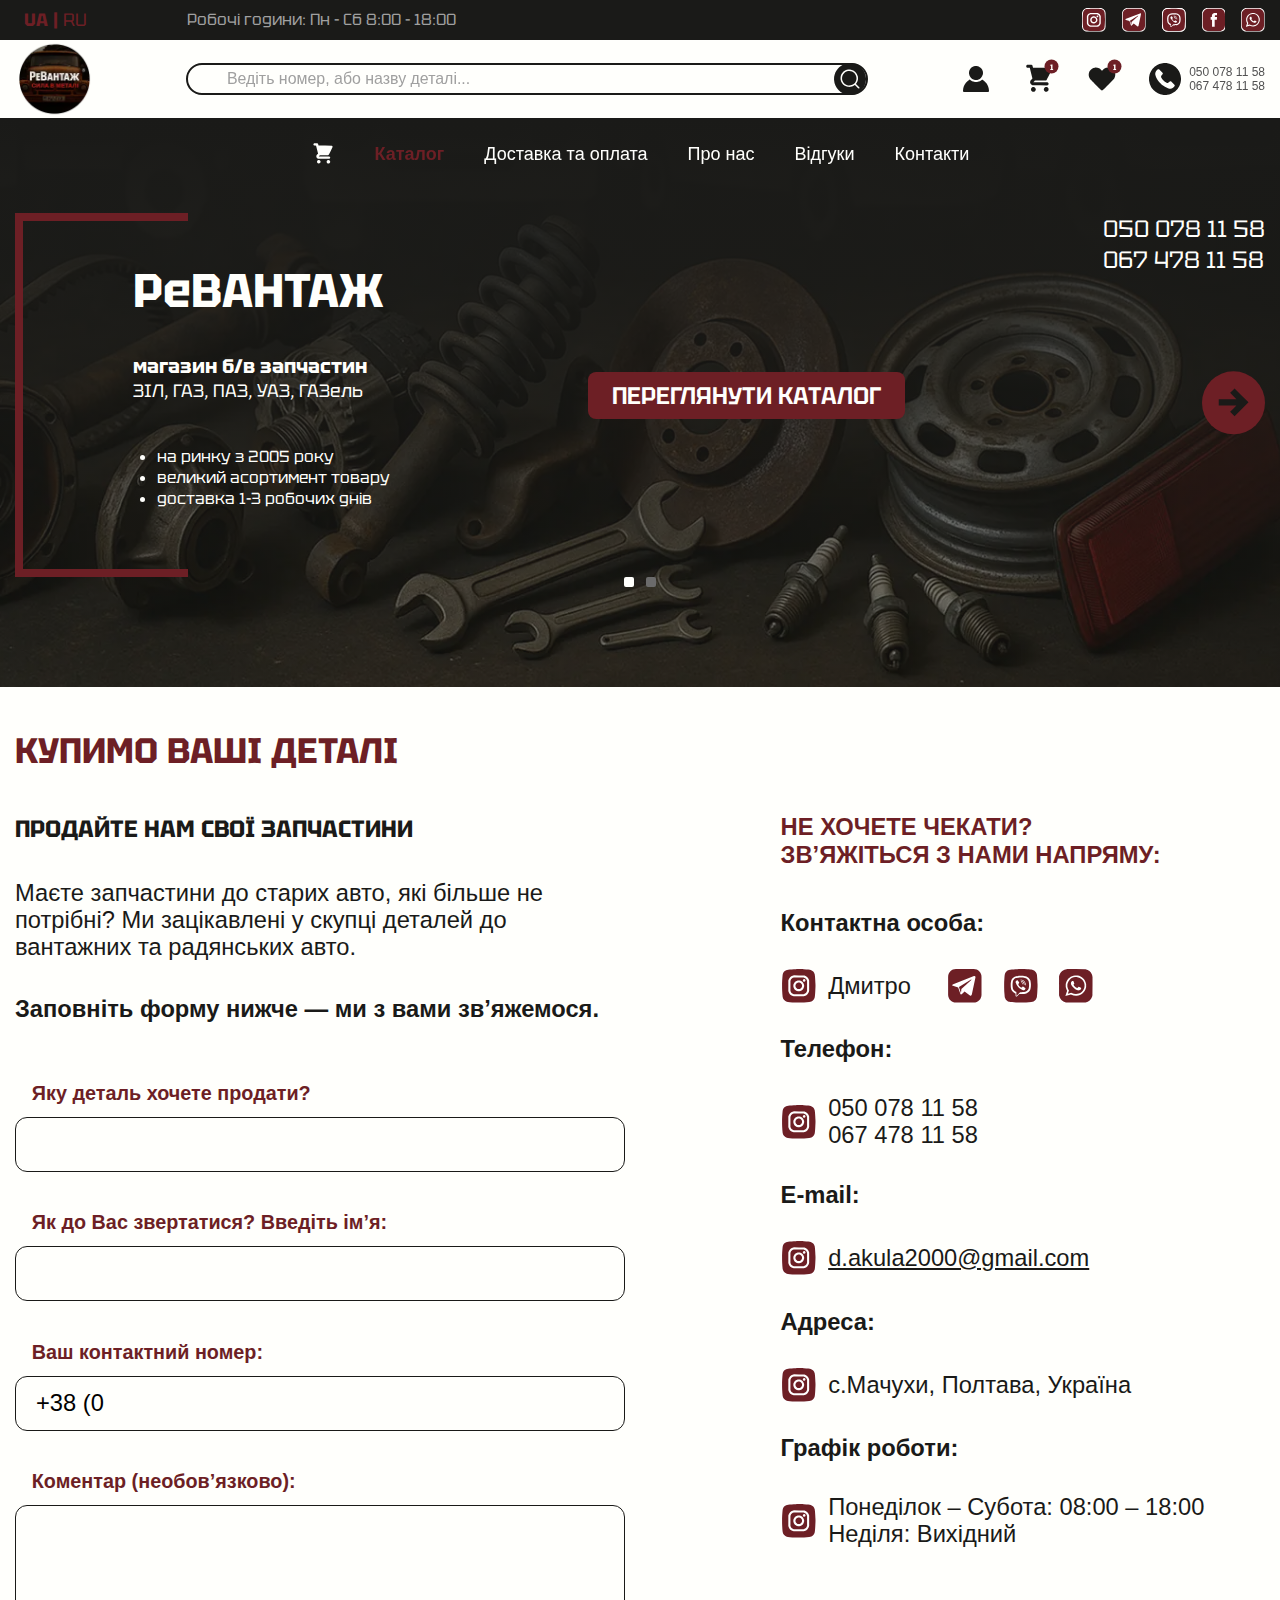
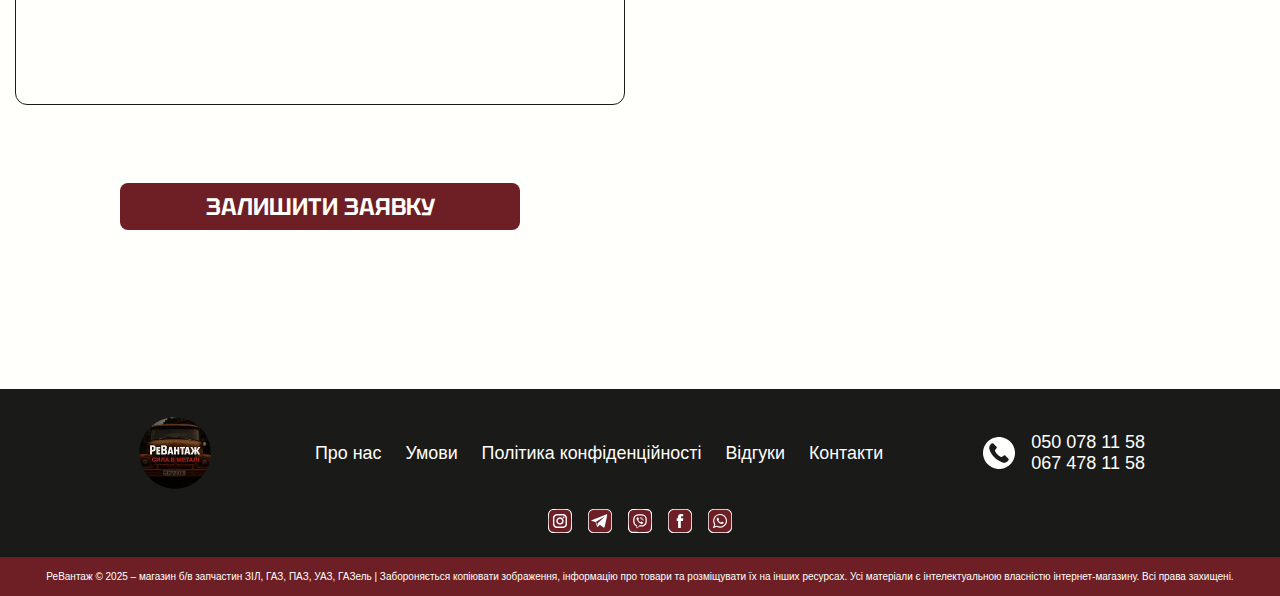
<file: buy.html>
<!DOCTYPE html>
<html lang="uk">

<head>
    <meta charset="UTF-8">
    <meta name="viewport" content="width=device-width, initial-scale=1.0">
    <link rel="stylesheet" href="css/style.min.css?_v=20250825112544" />
    <title>РеВантаж</title>
</head>

<body>

    <div class="wrapper">
        <header class="header">
    <div class="header__top">
        <div class="header__container container">
            <div class="header__main">
                <div class="header__lang lang">
                    <a href="#" class="lang__item active">UA</a>
                    <a href="#" class="lang__item">RU</a>
                </div>
                <div class="header__contacts">
                    <div class="header__icon">
                        <svg>
                            <use href="img/icons/icons.svg#phone"></use>
                        </svg>
                    </div>
                    <div class="header__phones">
                        <a href="#" class="header__phone" target="_blank">
                            050 078 11 58
                        </a>
                        <a href="#" class="header__phone" target="_blank">
                            067 478 11 58
                        </a>
                    </div>
                </div>
                <p class="header__hours">Робочі години: Пн - Сб 8:00 - 18:00</p>
                <div class="header__socials">
                    <a href="#" class="header__social header__social_hidden" target="_blank">
                        <svg>
                            <use href="img/icons/icons.svg#instagram"></use>
                        </svg>
                    </a>
                    <a href="#" class="header__social" target="_blank">
                        <svg>
                            <use href="img/icons/icons.svg#telegram"></use>
                        </svg>
                    </a>
                    <a href="#" class="header__social" target="_blank">
                        <svg>
                            <use href="img/icons/icons.svg#viber"></use>
                        </svg>
                    </a>
                    <a href="#" class="header__social header__social_hidden" target="_blank">
                        <svg>
                            <use href="img/icons/icons.svg#facebook"></use>
                        </svg>
                    </a>
                    <a href="#" class="header__social" target="_blank">
                        <svg>
                            <use href="img/icons/icons.svg#whatsapp"></use>
                        </svg>
                    </a>
                </div>
            </div>
        </div>
    </div>
    <div class="header__middle">
        <div class="header__container container">
            <div class="header__body">
                <a href="#" class="header__logo" data-modal="review">
                    <picture><source srcset="img/logo.webp" type="image/webp"><img src="img/logo.png" alt="Logo"></picture>
                </a>
                <form action="#" class="header__search">
                    <input type="text" placeholder="Ведіть номер, або назву деталі..." name="search">
                    <button type="submit">
                        <svg>
                            <use href="img/icons/icons.svg#search"></use>
                        </svg>
                    </button>
                </form>
                <div class="header__options">
                    <a href="#" class="header__option" data-modal="auth">
                        <svg>
                            <use href="img/icons/icons.svg#user"></use>
                        </svg>
                    </a>
                    <a href="#" class="header__option" data-modal="cart">
                        <svg>
                            <use href="img/icons/icons.svg#cart"></use>
                        </svg>
                        <span>1</span>
                    </a>
                    <a href="#" class="header__option" data-modal="favorite">
                        <svg>
                            <use href="img/icons/icons.svg#favorite"></use>
                        </svg>
                        <span>1</span>
                    </a>
                    <div class="header__contacts">
                        <div class="header__icon">
                            <svg>
                                <use href="img/icons/icons.svg#phone"></use>
                            </svg>
                        </div>
                        <div class="header__phones">
                            <a href="#" class="header__phone" target="_blank">
                                050 078 11 58
                            </a>
                            <a href="#" class="header__phone" target="_blank">
                                067 478 11 58
                            </a>
                        </div>
                    </div>
                    <button type="button" class="header__menu-icon">
                        <span></span>
                    </button>
                </div>
            </div>
        </div>
    </div>
    <div class="header__menu menu">
        <div class="menu__container container">
            <nav class="menu__body">
                <ul class="menu__list">
                    <li class="menu__item menu__item_desk">
                        <a href="#" class="menu__link">
                            <svg>
                                <use href="img/icons/icons.svg#cart"></use>
                            </svg>
                        </a>
                    </li>
                    <li class="menu__item">
                        <div class="menu__row">
                            <a href="#" class="menu__link active">Каталог</a>
                            <button type="button" class="menu__btn">⯆</button>
                        </div>
                        <div class="menu__submenu submenu">
                            <ul class="submenu__list">
                                <li class="submenu__item">
                                    <a href="#" class="submenu__link">Деталі до ЗІЛ</a>
                                </li>
                                <li class="submenu__item">
                                    <a href="#" class="submenu__link">Деталі до ГАЗ</a>
                                </li>
                                <li class="submenu__item">
                                    <a href="#" class="submenu__link">Деталі до УАЗ</a>
                                </li>
                                <li class="submenu__item">
                                    <a href="#" class="submenu__link">Деталі до ГАЗель</a>
                                </li>
                            </ul>
                        </div>
                    </li>
                    <li class="menu__item">
                        <div class="menu__row">
                            <a href="#" class="menu__link">Доставка та оплата</a>
                        </div>
                    </li>
                    <li class="menu__item">
                        <div class="menu__row">
                            <a href="#" class="menu__link">Про нас</a>
                        </div>
                    </li>
                    <li class="menu__item">
                        <div class="menu__row">
                            <a href="#" class="menu__link">Відгуки</a>
                        </div>
                    </li>
                    <li class="menu__item">
                        <div class="menu__row">
                            <a href="#" class="menu__link">Контакти</a>
                        </div>
                    </li>
                </ul>
            </nav>
            <div class="menu__extra">
                <div class="header__socials">
                    <a href="#" class="header__social" target="_blank">
                        <svg>
                            <use href="img/icons/icons.svg#instagram"></use>
                        </svg>
                    </a>
                    <a href="#" class="header__social" target="_blank">
                        <svg>
                            <use href="img/icons/icons.svg#telegram"></use>
                        </svg>
                    </a>
                    <a href="#" class="header__social" target="_blank">
                        <svg>
                            <use href="img/icons/icons.svg#viber"></use>
                        </svg>
                    </a>
                    <a href="#" class="header__social" target="_blank">
                        <svg>
                            <use href="img/icons/icons.svg#facebook"></use>
                        </svg>
                    </a>
                    <a href="#" class="header__social" target="_blank">
                        <svg>
                            <use href="img/icons/icons.svg#whatsapp"></use>
                        </svg>
                    </a>
                </div>
                <div class="header__lang lang">
                    <a href="#" class="lang__item active">UA</a>
                    <a href="#" class="lang__item">RU</a>
                </div>
            </div>
            <div class="menu__contacts header__contacts">
                <div class="header__icon">
                    <svg>
                        <use href="img/icons/icons.svg#phone"></use>
                    </svg>
                </div>
                <div class="header__phones">
                    <a href="#" class="header__phone" target="_blank">
                        050 078 11 58
                    </a>
                    <a href="#" class="header__phone" target="_blank">
                        067 478 11 58
                    </a>
                </div>
            </div>
        </div>
    </div>
</header>

        <div class="page">

            <section class="main">
                <div class="main__slider">
                    <div class="main__wrapper swiper-wrapper">
                        <div class="main__slide swiper-slide">
                            <div class="main__image">
                                <picture><source srcset="img/main/image.webp" type="image/webp"><img src="img/main/image.png" alt="Image"></picture>
                            </div>
                            <div class="main__container container">
                                <div class="main__body">
                                    <div class="main__text">
                                        <h2>РеВАНТАЖ</h2>
                                        <p>
                                            <b>магазин б/в запчастин</b>
                                            ЗІЛ, ГАЗ, ПАЗ, УАЗ, ГАЗель
                                        </p>
                                        <ul>
                                            <li>на ринку з 2005 року</li>
                                            <li>великий асортимент товару</li>
                                            <li>доставка 1-3 робочих днів</li>
                                        </ul>
                                    </div>
                                    <a href="#" class="main__btn btn_red">ПЕРЕГЛЯНУТИ КАТАЛОГ</a>
                                    <div class="main__phones">
                                        <a href="#" class="main__phone">050 078 11 58</a>
                                        <a href="#" class="main__phone">067 478 11 58</a>
                                    </div>
                                    <div class="main__navigation navigation">
                                        <button type="button" class="navigation__next" title="Next">
                                            <svg>
                                                <use href="img/icons/icons.svg#arrow"></use>
                                            </svg>
                                        </button>
                                    </div>
                                </div>
                            </div>
                        </div>
                        <div class="main__slide swiper-slide">
                            <div class="main__image">
                                <picture><source srcset="img/main/image.webp" type="image/webp"><img src="img/main/image.png" alt="Image"></picture>
                            </div>
                            <div class="main__container container">
                                <div class="main__body">
                                    <div class="main__text">
                                        <h2>РеВАНТАЖ</h2>
                                        <p>
                                            <b>магазин б/в запчастин</b>
                                            ЗІЛ, ГАЗ, ПАЗ, УАЗ, ГАЗель
                                        </p>
                                        <ul>
                                            <li>на ринку з 2005 року</li>
                                            <li>великий асортимент товару</li>
                                            <li>доставка 1-3 робочих днів</li>
                                        </ul>
                                    </div>
                                    <a href="#" class="main__btn btn_red">ПЕРЕГЛЯНУТИ КАТАЛОГ</a>
                                    <div class="main__phones">
                                        <a href="#" class="main__phone">050 078 11 58</a>
                                        <a href="#" class="main__phone">067 478 11 58</a>
                                    </div>
                                    <div class="main__navigation navigation">
                                        <button type="button" class="navigation__next" title="Next">
                                            <svg>
                                                <use href="img/icons/icons.svg#arrow"></use>
                                            </svg>
                                        </button>
                                    </div>
                                </div>
                            </div>
                        </div>
                    </div>
                </div>
                <div class="main__pagination pagination"></div>
            </section>

            <section class="request">
                <div class="request__container container">
                    <div class="request__body">
                        <h2 class="request__title title">Купимо ваші деталі</h2>
                        <div class="request__content">
                            <div class="request__main">
                                <div class="request__text">
                                    <h3>Продайте нам свої запчастини</h3>
                                    <p>
                                        Маєте запчастини до старих авто, які більше не потрібні? Ми зацікавлені у скупці
                                        деталей до вантажних та радянських авто.
                                    </p>
                                    <p>
                                        <b>Заповніть форму нижче — ми з вами зв’яжемося.</b>
                                    </p>
                                </div>
                                <form action="#" class="request__form form">
                                    <div class="form__input">
                                        <span class="form__label">Яку деталь хочете продати?</span>
                                        <input type="text" name="user-part">
                                    </div>
                                    <div class="form__input">
                                        <span class="form__label">Як до Вас звертатися? Введіть ім’я:</span>
                                        <input type="text" name="user-name">
                                    </div>
                                    <div class="form__input">
                                        <span class="form__label">Ваш контактний номер:</span>
                                        <input type="text" value="+38 (0" name="user-phone">
                                    </div>
                                    <div class="form__input">
                                        <span class="form__label">Коментар (необов’язково):</span>
                                        <textarea name="user-msg"></textarea>
                                    </div>
                                    <button type="submit" class="form__btn btn_red">
                                        залишити заявку
                                    </button>
                                </form>
                            </div>
                            <div class="request__sidebar">
                                <div class="request__text">
                                    <p>Не хочете чекати?</p>
                                    <p>Зв’яжіться з нами напряму:</p>
                                </div>
                                <div class="request__contacts contacts">
                                    <ul class="contacts__list">
                                        <li class="contacts__item">
                                            <h3 class="contacts__subtitle">Контактна особа:</h3>
                                            <div class="contacts__info">
                                                <svg>
                                                    <use href="img/icons/icons.svg#instagram"></use>
                                                </svg>
                                                <span>Дмитро</span>
                                                <div class="contacts__socials">
                                                    <a href="#" class="contacts__social" target="_blank">
                                                        <svg>
                                                            <use href="img/icons/icons.svg#telegram"></use>
                                                        </svg>
                                                    </a>
                                                    <a href="#" class="contacts__social" target="_blank">
                                                        <svg>
                                                            <use href="img/icons/icons.svg#viber"></use>
                                                        </svg>
                                                    </a>
                                                    <a href="#" class="contacts__social" target="_blank">
                                                        <svg>
                                                            <use href="img/icons/icons.svg#whatsapp"></use>
                                                        </svg>
                                                    </a>
                                                </div>
                                            </div>
                                        </li>
                                        <li class="contacts__item">
                                            <h3 class="contacts__subtitle">Телефон:</h3>
                                            <div class="contacts__info">
                                                <svg>
                                                    <use href="img/icons/icons.svg#instagram"></use>
                                                </svg>
                                                <div class="contacts__phones">
                                                    <a href="tel:" class="contacts__phone" target="_blank">050 078 11
                                                        58</a>
                                                    <a href="tel:" class="contacts__phone" target="_blank">067 478 11
                                                        58</a>
                                                </div>
                                            </div>
                                        </li>
                                        <li class="contacts__item">
                                            <h3 class="contacts__subtitle">E-mail:</h3>
                                            <div class="contacts__info">
                                                <svg>
                                                    <use href="img/icons/icons.svg#instagram"></use>
                                                </svg>
                                                <a class="contacts__link" href="mailto:d.akula2000@gmail.com"
                                                    target="_blank">d.akula2000@gmail.com</a>
                                            </div>
                                        </li>
                                        <li class="contacts__item">
                                            <h3 class="contacts__subtitle">Адреса:</h3>
                                            <div class="contacts__info">
                                                <svg>
                                                    <use href="img/icons/icons.svg#instagram"></use>
                                                </svg>
                                                <span>с.Мачухи, Полтава, Україна</span>
                                            </div>
                                        </li>
                                        <li class="contacts__item">
                                            <h3 class="contacts__subtitle">Графік роботи:</h3>
                                            <div class="contacts__info">
                                                <svg>
                                                    <use href="img/icons/icons.svg#instagram"></use>
                                                </svg>
                                                <span>
                                                    Понеділок – Субота: 08:00 – 18:00
                                                    Неділя: Вихідний
                                                </span>
                                            </div>
                                        </li>
                                    </ul>
                                </div>
                            </div>
                        </div>
                    </div>
                </div>
            </section>

        </div>

        <footer class="footer">
    <div class="footer__top">
        <div class="footer__container container">
            <div class="footer__main">
                <a href="#" class="footer__logo">
                    <picture><source srcset="img/logo.webp" type="image/webp"><img src="img/logo.png" alt="Logo"></picture>
                </a>
                <div class="footer__menu menu-footer">
                    <nav class="menu-footer__body">
                        <ul class="menu-footer__list">
                            <li class="menu-footer__item"><a href="#" class="menu-footer__link">Про нас</a></li>
                            <li class="menu-footer__item"><a href="#" class="menu-footer__link">Умови</a></li>
                            <li class="menu-footer__item"><a href="#" class="menu-footer__link">Політика
                                    конфіденційності</a></li>
                            <li class="menu-footer__item"><a href="#" class="menu-footer__link">Відгуки</a></li>
                            <li class="menu-footer__item"><a href="#" class="menu-footer__link">Контакти</a></li>
                        </ul>
                    </nav>
                </div>
                <div class="footer__contacts">
                    <div class="footer__icon">
                        <svg>
                            <use href="img/icons/icons.svg#phone"></use>
                        </svg>
                    </div>
                    <div class="footer__phones">
                        <a href="#" class="footer__phone">050 078 11 58</a>
                        <a href="#" class="footer__phone">067 478 11 58</a>
                    </div>
                </div>
                <div class="footer__socials">
                    <a href="#" class="footer__social" target="_blank" title="">
                        <svg>
                            <use href="img/icons/icons.svg#instagram"></use>
                        </svg>
                    </a>
                    <a href="#" class="footer__social" target="_blank" title="">
                        <svg>
                            <use href="img/icons/icons.svg#telegram"></use>
                        </svg>
                    </a>
                    <a href="#" class="footer__social" target="_blank" title="">
                        <svg>
                            <use href="img/icons/icons.svg#viber"></use>
                        </svg>
                    </a>
                    <a href="#" class="footer__social" target="_blank" title="">
                        <svg>
                            <use href="img/icons/icons.svg#facebook"></use>
                        </svg>
                    </a>
                    <a href="#" class="footer__social" target="_blank" title="">
                        <svg>
                            <use href="img/icons/icons.svg#whatsapp"></use>
                        </svg>
                    </a>
                </div>
            </div>
        </div>
    </div>
    <div class="footer__bottom">
        <div class="footer__container container">
            <p class="footer__rights">
                РеВантаж © 2025 – магазин б/в запчастин ЗІЛ, ГАЗ, ПАЗ, УАЗ, ГАЗель | Забороняється копіювати зображення,
                інформацію про товари та розміщувати їх на інших ресурсах. Усі матеріали є інтелектуальною власністю
                інтернет-магазину. Всі права захищені.
            </p>
        </div>
    </div>
</footer>
    </div>

    <div class="modal" id="cart">
    <div class="modal__wrapper">
        <div class="modal__content">
            <div class="modal__header">
                <h2 class="modal__title title">кошик</h2>
                <button type="button" class="modal__close" data-modal-close></button>
            </div>
            <div class="modal__body">
                <div class="modal__cart cart">
                    <ul class="cart__list">
                        <li class="cart__item">
                            <div class="cart__image">
                                <picture><source srcset="img/catalog/image.webp" type="image/webp"><img src="img/catalog/image.png" alt="Image"></picture>
                            </div>
                            <div class="cart__info">
                                <div class="cart__name">Котушка запалювання ЗІЛ 130</div>
                                <div class="cart__code">Код: 2016645</div>
                            </div>
                            <div class="cart__price">
                                <input type="number" value="1" min="1">
                                <span>700,00 грн</span>
                            </div>
                            <button type="button" class="cart__options">
                                <span>...</span>
                            </button>
                        </li>
                    </ul>
                    <div class="cart__total"> 700,00 грн</div>
                    <a href="#" class="cart__btn btn_red">оформити замовлення</a>
                    <button type="button" class="cart__btn btn_white" data-modal-close>
                        продовжити покупки
                    </button>
                </div>
            </div>
        </div>
    </div>
</div>

<div class="modal" id="favorite">
    <div class="modal__wrapper">
        <div class="modal__content">
            <div class="modal__header">
                <h2 class="modal__title title">бажане</h2>
                <button type="button" class="modal__close" data-modal-close></button>
            </div>
            <div class="modal__body">
                <div class="modal__favorite favorite">
                    <ul class="favorite__list">
                        <li class="favorite__product product">
                            <a href="#" class="product__image">
                                <picture><source srcset="img/catalog/image.webp" type="image/webp"><img src="img/catalog/image.png" alt="Image"></picture>
                                <div class="product__status">В наявності</div>
                            </a>
                            <a href="#" class="product__title">
                                Котушка запалювання ЗІЛ 130
                            </a>
                            <span class="product__code">Код: 2016645</span>
                            <div class="product__price">
                                <input type="number" value="1" min="1">
                                <span>700,00 грн</span>
                            </div>
                            <div class="product__btns">
                                <a href="#" class="product__buy btn_red">
                                    КУПИТИ
                                </a>
                                <a href="#" class="product__favorite active">
                                    <svg>
                                        <use href="img/icons/icons.svg#favorite"></use>
                                    </svg>
                                </a>
                            </div>
                        </li>
                        <li class="favorite__product product">
                            <a href="#" class="product__image">
                                <picture><source srcset="img/catalog/image.webp" type="image/webp"><img src="img/catalog/image.png" alt="Image"></picture>
                                <div class="product__status">В наявності</div>
                            </a>
                            <a href="#" class="product__title">
                                Котушка запалювання ЗІЛ 130
                            </a>
                            <span class="product__code">Код: 2016645</span>
                            <div class="product__price">
                                <input type="number" value="1" min="1">
                                <span>700,00 грн</span>
                            </div>
                            <div class="product__btns">
                                <a href="#" class="product__buy btn_red">
                                    КУПИТИ
                                </a>
                                <a href="#" class="product__favorite active">
                                    <svg>
                                        <use href="img/icons/icons.svg#favorite"></use>
                                    </svg>
                                </a>
                            </div>
                        </li>
                        <li class="favorite__product product">
                            <a href="#" class="product__image">
                                <picture><source srcset="img/catalog/image.webp" type="image/webp"><img src="img/catalog/image.png" alt="Image"></picture>
                                <div class="product__status">В наявності</div>
                            </a>
                            <a href="#" class="product__title">
                                Котушка запалювання ЗІЛ 130
                            </a>
                            <span class="product__code">Код: 2016645</span>
                            <div class="product__price">
                                <input type="number" value="1" min="1">
                                <span>700,00 грн</span>
                            </div>
                            <div class="product__btns">
                                <a href="#" class="product__buy btn_red">
                                    КУПИТИ
                                </a>
                                <a href="#" class="product__favorite active">
                                    <svg>
                                        <use href="img/icons/icons.svg#favorite"></use>
                                    </svg>
                                </a>
                            </div>
                        </li>
                        <li class="favorite__product product">
                            <a href="#" class="product__image">
                                <picture><source srcset="img/catalog/image.webp" type="image/webp"><img src="img/catalog/image.png" alt="Image"></picture>
                                <div class="product__status">В наявності</div>
                            </a>
                            <a href="#" class="product__title">
                                Котушка запалювання ЗІЛ 130
                            </a>
                            <span class="product__code">Код: 2016645</span>
                            <div class="product__price">
                                <input type="number" value="1" min="1">
                                <span>700,00 грн</span>
                            </div>
                            <div class="product__btns">
                                <a href="#" class="product__buy btn_red">
                                    КУПИТИ
                                </a>
                                <a href="#" class="product__favorite active">
                                    <svg>
                                        <use href="img/icons/icons.svg#favorite"></use>
                                    </svg>
                                </a>
                            </div>
                        </li>
                    </ul>
                    <a href="#" class="favorite__btn btn_black">переглянути каталог</a>
                </div>
            </div>
        </div>
    </div>
</div>

<div class="modal" id="auth">
    <div class="modal__wrapper">
        <div class="modal__content">
            <div class="modal__header">
                <h2 class="modal__title title">ВХід | реєстрація</h2>
                <button type="button" class="modal__close" data-modal-close></button>
            </div>
            <div class="modal__body">
                <div class="modal__auth auth">
                    <h3 class="auth__title">Маєте обліковий запис? <span>Вхід</span></h3>
                    <form action="#" class="auth__form">
                        <div class="auth__section">
                            <span class="auth__label">Введіть номер телефону</span>
                            <div class="auth__input">
                                <input type="text" name="user-phone" value="+38 (0">
                            </div>
                        </div>
                        <div class="auth__section">
                            <span class="auth__label">Введіть пароль</span>
                            <div class="auth__input">
                                <input type="password" name="user-pass">
                                <button type="button" class="auth__switcher">
                                    <svg>
                                        <use href="img/icons/icons.svg#eye"></use>
                                    </svg>
                                </button>
                            </div>
                        </div>
                        <button type="submit" class="auth__btn btn_red">увійти</button>
                    </form>
                </div>
                <div class="modal__auth auth">
                    <h3 class="auth__title auth__title_reg"><span>Зареєструватись</span></h3>
                    <form action="#" class="auth__form">
                        <div class="auth__section">
                            <span class="auth__label">Введіть прізвище та ім’я</span>
                            <div class="auth__input">
                                <input type="text" name="user-name">
                            </div>
                        </div>
                        <div class="auth__section">
                            <span class="auth__label">Введіть номер телефону</span>
                            <div class="auth__input">
                                <input type="text" name="user-phone" value="+38 (0">
                            </div>
                        </div>
                        <div class="auth__section">
                            <span class="auth__label">Придумайте пароль</span>
                            <div class="auth__input">
                                <input type="password" name="user-pass">
                                <button type="button" class="auth__switcher">
                                    <svg>
                                        <use href="img/icons/icons.svg#eye"></use>
                                    </svg>
                                </button>
                            </div>
                        </div>
                        <div class="auth__section">
                            <span class="auth__label">Повторіть пароль</span>
                            <div class="auth__input">
                                <input type="password" name="user-confirm">
                                <button type="button" class="auth__switcher">
                                    <svg>
                                        <use href="img/icons/icons.svg#eye"></use>
                                    </svg>
                                </button>
                            </div>
                        </div>
                        <div class="auth__section">
                            <span class="auth__label">Введіть 6-значний код підтвердження з SMS</span>
                            <div class="auth__input">
                                <input type="text" name="user-code">
                            </div>
                        </div>
                        <button type="submit" class="auth__btn btn_black">Зареєструватись</button>
                    </form>
                </div>
            </div>
        </div>
    </div>
</div>

<div class="modal" id="review">
    <div class="modal__wrapper">
        <div class="modal__content">
            <div class="modal__header">
                <h2 class="modal__title title">Залишити відгук</h2>
                <button type="button" class="modal__close" data-modal-close></button>
            </div>
            <div class="modal__body">
                <div class="modal__review review">
                    <div class="review__body">
                        <div class="review__info">
                            <p><b>Замовлення</b></p>
                            <p><span>№3652682</span> від <time datetime="2025-06-05">05.06.2025</time></p>
                            <p>Котушка запалювання ЗІЛ 130</p>
                        </div>
                        <div class="review__status">
                            <span>Виконано</span>
                            <time datetime="2025-06-06">06.06.2025</time>
                        </div>
                    </div>
                    <form action="#" class="review__form">
                        <div class="review__input">
                            <span class="review__label">Напишіть свої враження від співпраці з нами</span>
                            <textarea></textarea>
                        </div>
                        <button type="submit" class="review__btn btn_red">
                            Відправити
                        </button>
                    </form>
                </div>
            </div>
        </div>
    </div>
</div>

    <script src="js/app.min.js?_v=20250825112544"></script>
</body>

</html>
</file>
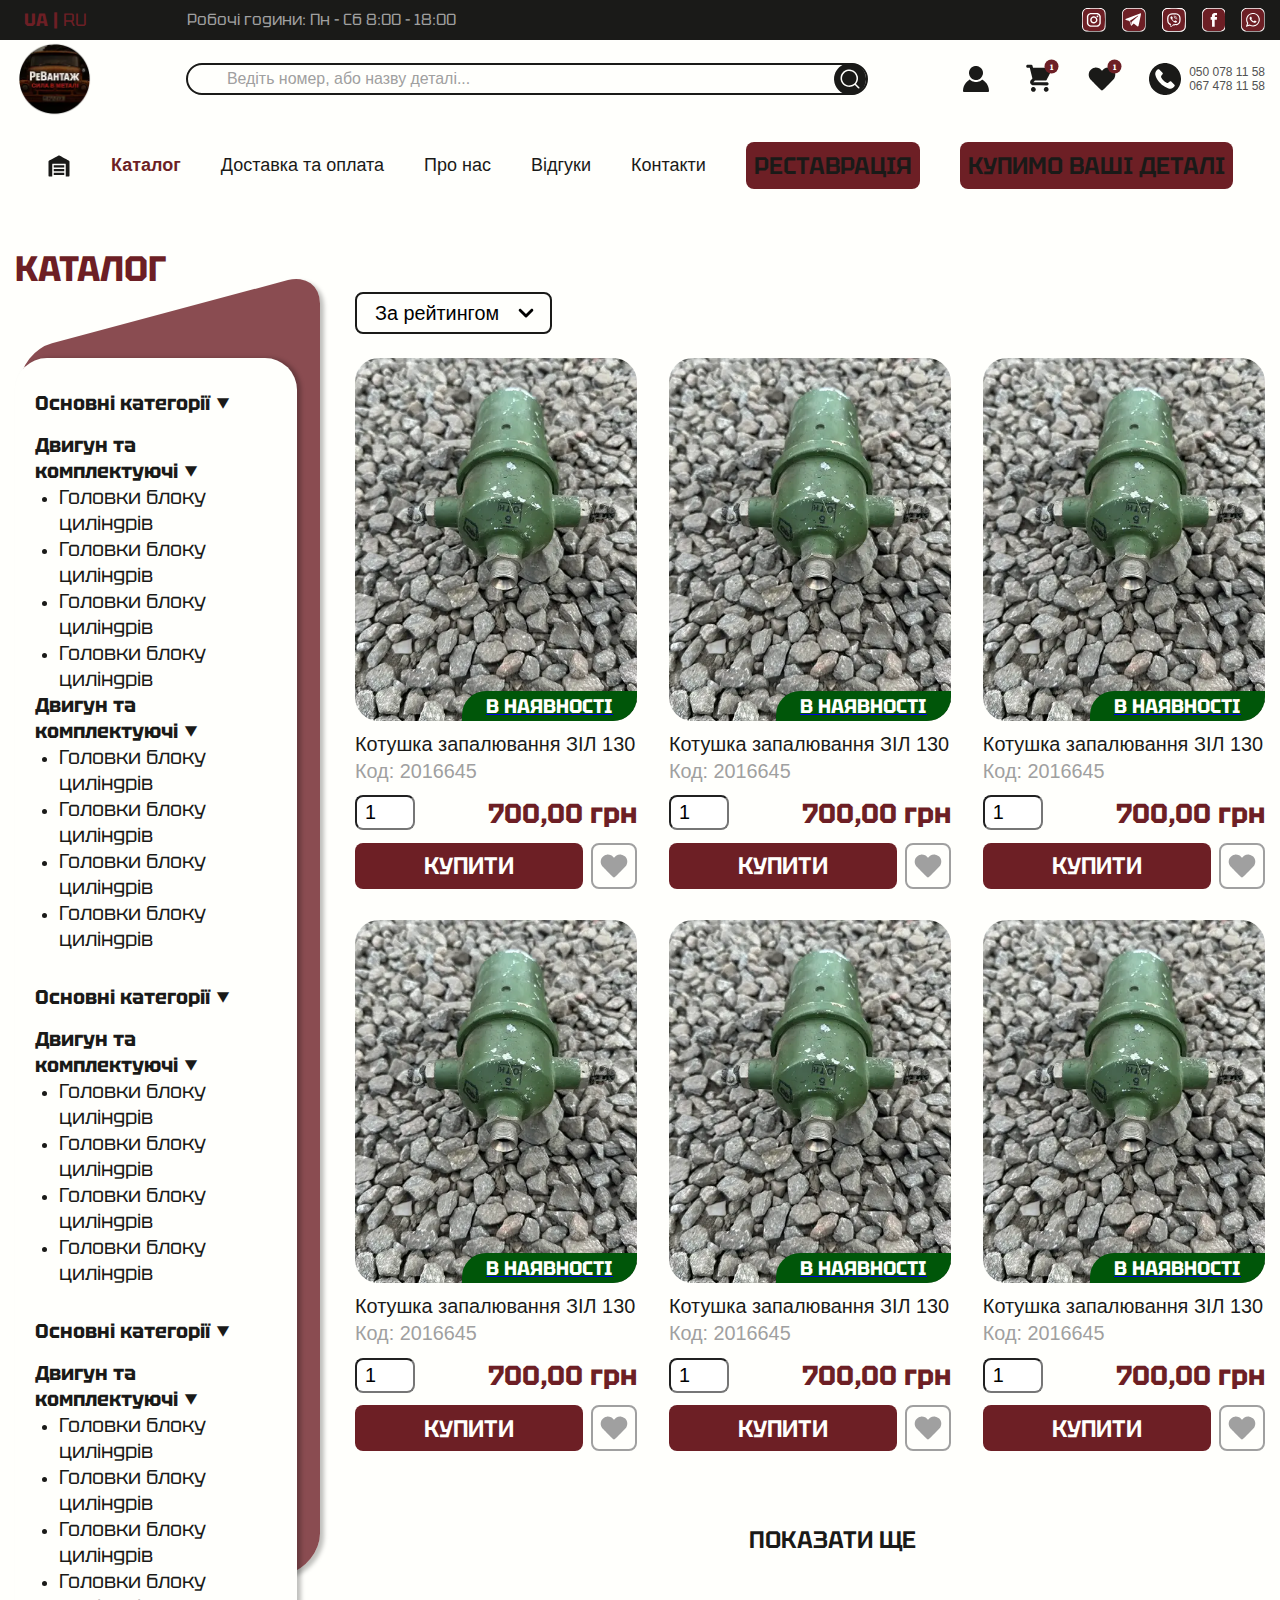
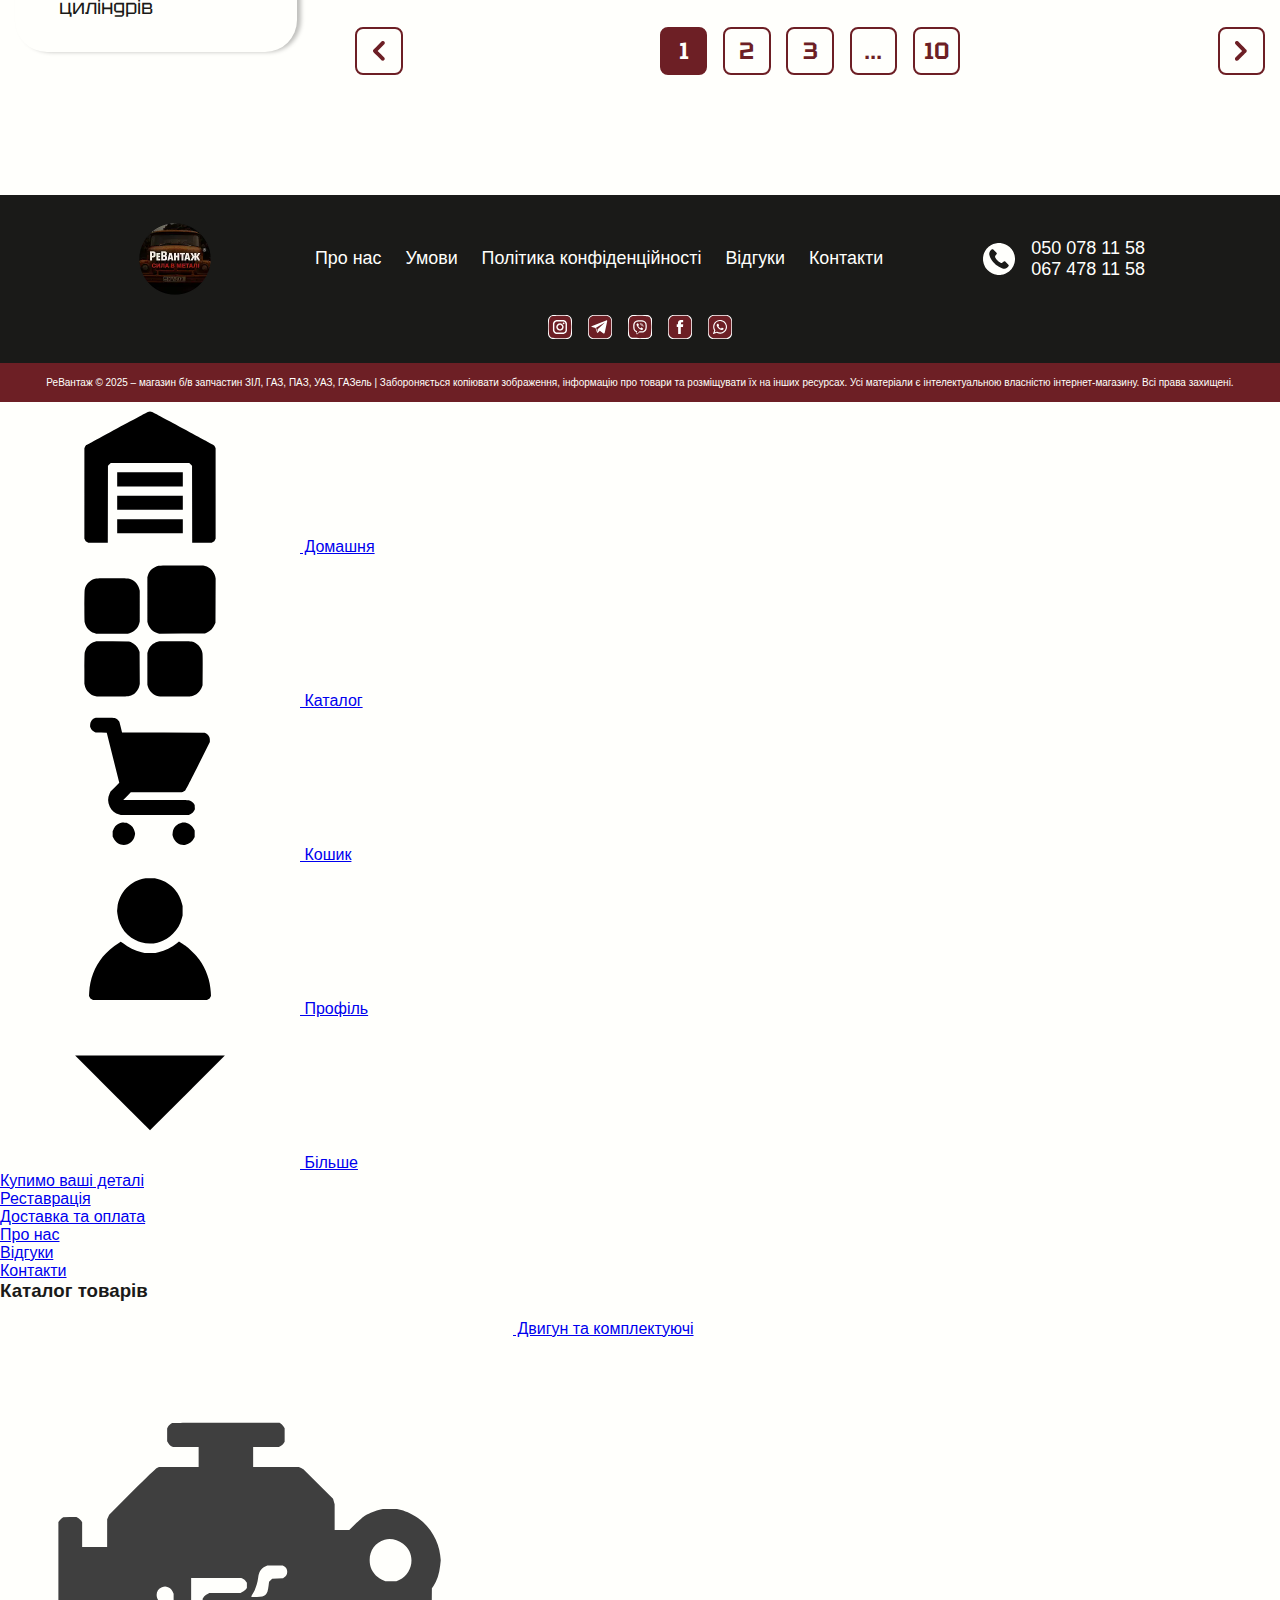
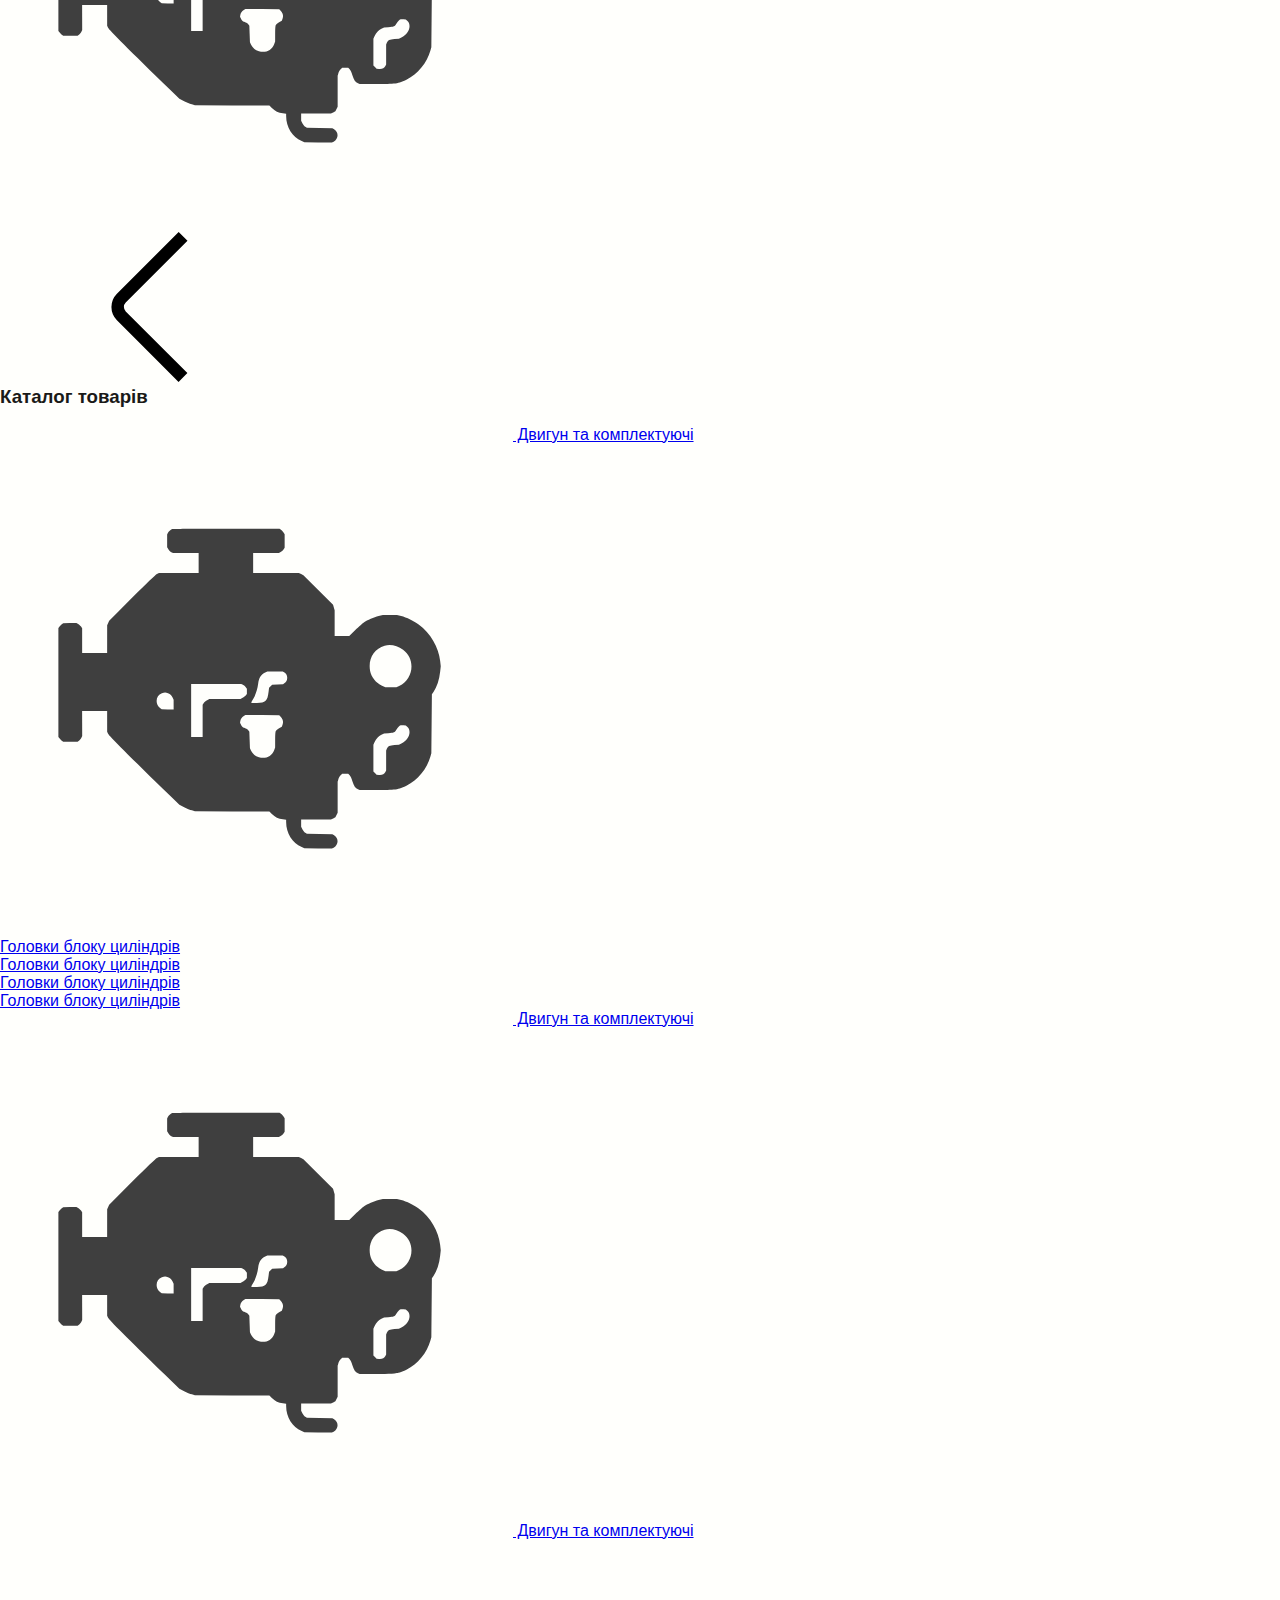
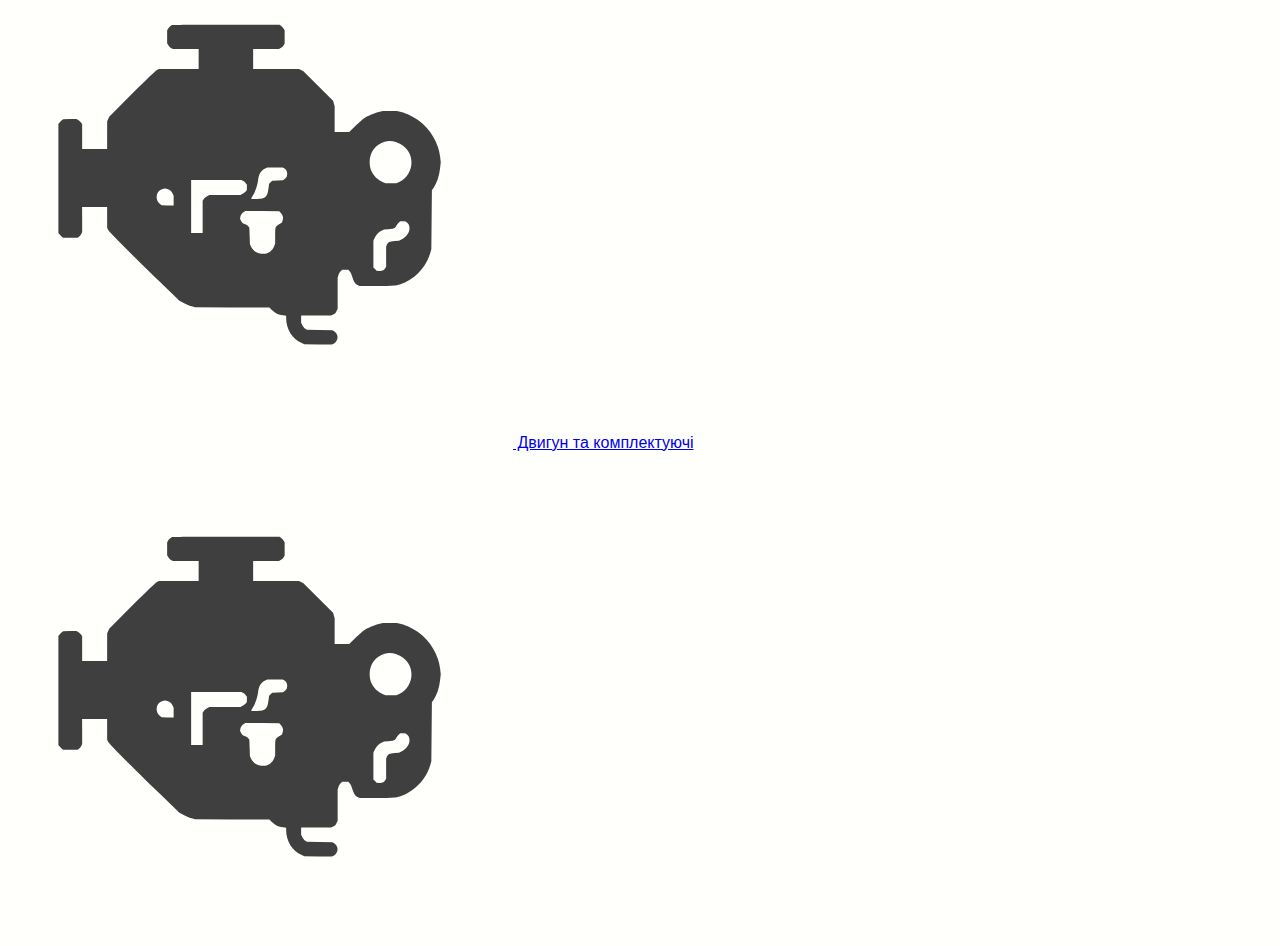
<file: catalog.html>
<!DOCTYPE html>
<html lang="uk">

<head>
    <meta charset="UTF-8">
    <meta name="viewport" content="width=device-width, initial-scale=1.0">
    <link rel="stylesheet" href="css/style.min.css?_v=20250826125132" />
    <title>РеВантаж</title>
</head>

<body>

    <div class="wrapper">
        <header class="header header_black">
    <div class="header__top">
        <div class="header__container container">
            <div class="header__main">
                <div class="header__lang lang">
                    <a href="#" class="lang__item active">UA</a>
                    <a href="#" class="lang__item">RU</a>
                </div>
                <div class="header__contacts">
                    <div class="header__icon">
                        <svg>
                            <use href="img/icons/icons.svg#phone"></use>
                        </svg>
                    </div>
                    <div class="header__phones">
                        <a href="#" class="header__phone" target="_blank">
                            050 078 11 58
                        </a>
                        <a href="#" class="header__phone" target="_blank">
                            067 478 11 58
                        </a>
                    </div>
                </div>
                <p class="header__hours">Робочі години: Пн - Сб 8:00 - 18:00</p>
                <div class="header__socials">
                    <a href="#" class="header__social header__social_hidden" target="_blank">
                        <svg>
                            <use href="img/icons/icons.svg#instagram"></use>
                        </svg>
                    </a>
                    <a href="#" class="header__social" target="_blank">
                        <svg>
                            <use href="img/icons/icons.svg#telegram"></use>
                        </svg>
                    </a>
                    <a href="#" class="header__social" target="_blank">
                        <svg>
                            <use href="img/icons/icons.svg#viber"></use>
                        </svg>
                    </a>
                    <a href="#" class="header__social header__social_hidden" target="_blank">
                        <svg>
                            <use href="img/icons/icons.svg#facebook"></use>
                        </svg>
                    </a>
                    <a href="#" class="header__social" target="_blank">
                        <svg>
                            <use href="img/icons/icons.svg#whatsapp"></use>
                        </svg>
                    </a>
                </div>
            </div>
        </div>
    </div>
    <div class="header__middle">
        <div class="header__container container">
            <div class="header__body">
                <a href="#" class="header__logo">
                    <picture><source srcset="img/logo.webp" type="image/webp"><img src="img/logo.png" alt="Logo"></picture>
                </a>
                <form action="#" class="header__search">
                    <input type="text" placeholder="Ведіть номер, або назву деталі..." name="search">
                    <button type="submit">
                        <svg>
                            <use href="img/icons/icons.svg#search"></use>
                        </svg>
                    </button>
                </form>
                <div class="header__options">
                    <a href="#" class="header__option" data-modal="auth">
                        <svg>
                            <use href="img/icons/icons.svg#user"></use>
                        </svg>
                    </a>
                    <a href="#" class="header__option" data-modal="cart">
                        <svg>
                            <use href="img/icons/icons.svg#cart"></use>
                        </svg>
                        <span>1</span>
                    </a>
                    <a href="#" class="header__option" data-modal="favorite">
                        <svg>
                            <use href="img/icons/icons.svg#favorite"></use>
                        </svg>
                        <span>1</span>
                    </a>
                    <div class="header__contacts">
                        <div class="header__icon">
                            <svg>
                                <use href="img/icons/icons.svg#phone"></use>
                            </svg>
                        </div>
                        <div class="header__phones">
                            <a href="#" class="header__phone" target="_blank">
                                050 078 11 58
                            </a>
                            <a href="#" class="header__phone" target="_blank">
                                067 478 11 58
                            </a>
                        </div>
                    </div>
                    <button type="button" class="header__menu-icon">
                        <span></span>
                    </button>
                </div>
            </div>
        </div>
    </div>
    <div class="header__menu menu">
        <div class="menu__container container">
            <nav class="menu__body">
                <ul class="menu__list">
                    <li class="menu__item menu__item_desk">
                        <a href="#" class="menu__link">
                            <svg>
                                <use href="img/icons/icons.svg#home"></use>
                            </svg>
                        </a>
                    </li>
                    <li class="menu__item">
                        <div class="menu__row">
                            <a href="#" class="menu__link active">Каталог</a>
                            <button type="button" class="menu__btn">⯆</button>
                        </div>
                        <div class="menu__submenu submenu">
                            <ul class="submenu__list">
                                <li class="submenu__item">
                                    <a href="#" class="submenu__link">Деталі до ЗІЛ</a>
                                </li>
                                <li class="submenu__item">
                                    <a href="#" class="submenu__link">Деталі до ГАЗ</a>
                                </li>
                                <li class="submenu__item">
                                    <a href="#" class="submenu__link">Деталі до УАЗ</a>
                                </li>
                                <li class="submenu__item">
                                    <a href="#" class="submenu__link">Деталі до ГАЗель</a>
                                </li>
                            </ul>
                        </div>
                    </li>
                    <li class="menu__item">
                        <div class="menu__row">
                            <a href="#" class="menu__link">Доставка та оплата</a>
                        </div>
                    </li>
                    <li class="menu__item">
                        <div class="menu__row">
                            <a href="#" class="menu__link">Про нас</a>
                        </div>
                    </li>
                    <li class="menu__item">
                        <div class="menu__row">
                            <a href="#" class="menu__link">Відгуки</a>
                        </div>
                    </li>
                    <li class="menu__item">
                        <div class="menu__row">
                            <a href="#" class="menu__link">Контакти</a>
                        </div>
                    </li>
                    <li class="menu__item">
                        <div class="menu__row">
                            <a href="#" class="menu__link btn_red">Реставрація</a>
                        </div>
                    </li>
                    <li class="menu__item">
                        <div class="menu__row">
                            <a href="#" class="menu__link btn_red">Купимо ваші деталі</a>
                        </div>
                    </li>
                </ul>
            </nav>
            <div class="menu__extra">
                <div class="header__socials">
                    <a href="#" class="header__social" target="_blank">
                        <svg>
                            <use href="img/icons/icons.svg#instagram"></use>
                        </svg>
                    </a>
                    <a href="#" class="header__social" target="_blank">
                        <svg>
                            <use href="img/icons/icons.svg#telegram"></use>
                        </svg>
                    </a>
                    <a href="#" class="header__social" target="_blank">
                        <svg>
                            <use href="img/icons/icons.svg#viber"></use>
                        </svg>
                    </a>
                    <a href="#" class="header__social" target="_blank">
                        <svg>
                            <use href="img/icons/icons.svg#facebook"></use>
                        </svg>
                    </a>
                    <a href="#" class="header__social" target="_blank">
                        <svg>
                            <use href="img/icons/icons.svg#whatsapp"></use>
                        </svg>
                    </a>
                </div>
                <div class="header__lang lang">
                    <a href="#" class="lang__item active">UA</a>
                    <a href="#" class="lang__item">RU</a>
                </div>
            </div>
            <div class="menu__contacts header__contacts">
                <div class="header__icon">
                    <svg>
                        <use href="img/icons/icons.svg#phone"></use>
                    </svg>
                </div>
                <div class="header__phones">
                    <a href="#" class="header__phone" target="_blank">
                        050 078 11 58
                    </a>
                    <a href="#" class="header__phone" target="_blank">
                        067 478 11 58
                    </a>
                </div>
            </div>
        </div>
    </div>
</header>

        <div class="page">

            <section class="catalog">
                <div class="catalog__container container">
                    <h1 class="catalog__title title">КАТАЛОГ</h1>
                    <div class="catalog__body">
                        <div class="catalog__sidebar">
                            <div class="catalog__categories">
                                <ul class="catalog__list">
                                    <li class="catalog__item">
                                        <a href="#" class="catalog__link">Основні категорії</a>
                                        <ul class="catalog__list">
                                            <li class="catalog__item">
                                                <a href="#" class="catalog__link">Двигун та комплектуючі</a>
                                                <ul class="catalog__list">
                                                    <li class="catalog__item">
                                                        <a href="#" class="catalog__link">Головки блоку циліндрів</a>
                                                    </li>
                                                    <li class="catalog__item">
                                                        <a href="#" class="catalog__link">Головки блоку циліндрів</a>
                                                    </li>
                                                    <li class="catalog__item">
                                                        <a href="#" class="catalog__link">Головки блоку циліндрів</a>
                                                    </li>
                                                    <li class="catalog__item">
                                                        <a href="#" class="catalog__link">Головки блоку циліндрів</a>
                                                    </li>
                                                </ul>
                                            </li>
                                            <li class="catalog__item">
                                                <a href="#" class="catalog__link">Двигун та комплектуючі</a>
                                                <ul class="catalog__list">
                                                    <li class="catalog__item">
                                                        <a href="#" class="catalog__link">Головки блоку циліндрів</a>
                                                    </li>
                                                    <li class="catalog__item">
                                                        <a href="#" class="catalog__link">Головки блоку циліндрів</a>
                                                    </li>
                                                    <li class="catalog__item">
                                                        <a href="#" class="catalog__link">Головки блоку циліндрів</a>
                                                    </li>
                                                    <li class="catalog__item">
                                                        <a href="#" class="catalog__link">Головки блоку циліндрів</a>
                                                    </li>
                                                </ul>
                                            </li>
                                        </ul>
                                    </li>
                                    <li class="catalog__item">
                                        <a href="#" class="catalog__link">Основні категорії</a>
                                        <ul class="catalog__list">
                                            <li class="catalog__item">
                                                <a href="#" class="catalog__link">Двигун та комплектуючі</a>
                                                <ul class="catalog__list">
                                                    <li class="catalog__item">
                                                        <a href="#" class="catalog__link">Головки блоку циліндрів</a>
                                                    </li>
                                                    <li class="catalog__item">
                                                        <a href="#" class="catalog__link">Головки блоку циліндрів</a>
                                                    </li>
                                                    <li class="catalog__item">
                                                        <a href="#" class="catalog__link">Головки блоку циліндрів</a>
                                                    </li>
                                                    <li class="catalog__item">
                                                        <a href="#" class="catalog__link">Головки блоку циліндрів</a>
                                                    </li>
                                                </ul>
                                            </li>
                                        </ul>
                                    </li>
                                    <li class="catalog__item">
                                        <a href="#" class="catalog__link">Основні категорії</a>
                                        <ul class="catalog__list">
                                            <li class="catalog__item">
                                                <a href="#" class="catalog__link">Двигун та комплектуючі</a>
                                                <ul class="catalog__list">
                                                    <li class="catalog__item">
                                                        <a href="#" class="catalog__link">Головки блоку циліндрів</a>
                                                    </li>
                                                    <li class="catalog__item">
                                                        <a href="#" class="catalog__link">Головки блоку циліндрів</a>
                                                    </li>
                                                    <li class="catalog__item">
                                                        <a href="#" class="catalog__link">Головки блоку циліндрів</a>
                                                    </li>
                                                    <li class="catalog__item">
                                                        <a href="#" class="catalog__link">Головки блоку циліндрів</a>
                                                    </li>
                                                </ul>
                                            </li>
                                        </ul>
                                    </li>
                                </ul>
                            </div>
                        </div>
                        <div class="catalog__main">
                            <div class="catalog__select">
                                <select>
                                    <option value="option">За рейтингом</option>
                                    <option value="option">option</option>
                                    <option value="option">option</option>
                                    <option value="option">option</option>
                                </select>
                            </div>
                            <div class="catalog__grid">
                                <div class="catalog__product product">
                                    <a href="#" class="product__image">
                                        <picture><source srcset="img/catalog/image.webp" type="image/webp"><img src="img/catalog/image.png" alt="Image"></picture>
                                        <div class="product__status">в наявності</div>
                                    </a>
                                    <a href="#" class="product__title">
                                        Котушка запалювання ЗІЛ 130
                                    </a>
                                    <span class="product__code">Код: 2016645</span>
                                    <div class="product__price">
                                        <input type="number" value="1" min="1">
                                        <span>700,00 грн</span>
                                    </div>
                                    <div class="product__btns">
                                        <a href="#" class="product__buy btn_red">
                                            КУПИТИ
                                        </a>
                                        <a href="#" class="product__favorite">
                                            <svg>
                                                <use href="img/icons/icons.svg#favorite"></use>
                                            </svg>
                                        </a>
                                    </div>
                                </div>
                                <div class="catalog__product product">
                                    <a href="#" class="product__image">
                                        <picture><source srcset="img/catalog/image.webp" type="image/webp"><img src="img/catalog/image.png" alt="Image"></picture>
                                        <div class="product__status">в наявності</div>
                                    </a>
                                    <a href="#" class="product__title">
                                        Котушка запалювання ЗІЛ 130
                                    </a>
                                    <span class="product__code">Код: 2016645</span>
                                    <div class="product__price">
                                        <input type="number" value="1" min="1">
                                        <span>700,00 грн</span>
                                    </div>
                                    <div class="product__btns">
                                        <a href="#" class="product__buy btn_red">
                                            КУПИТИ
                                        </a>
                                        <a href="#" class="product__favorite">
                                            <svg>
                                                <use href="img/icons/icons.svg#favorite"></use>
                                            </svg>
                                        </a>
                                    </div>
                                </div>
                                <div class="catalog__product product">
                                    <a href="#" class="product__image">
                                        <picture><source srcset="img/catalog/image.webp" type="image/webp"><img src="img/catalog/image.png" alt="Image"></picture>
                                        <div class="product__status">в наявності</div>
                                    </a>
                                    <a href="#" class="product__title">
                                        Котушка запалювання ЗІЛ 130
                                    </a>
                                    <span class="product__code">Код: 2016645</span>
                                    <div class="product__price">
                                        <input type="number" value="1" min="1">
                                        <span>700,00 грн</span>
                                    </div>
                                    <div class="product__btns">
                                        <a href="#" class="product__buy btn_red">
                                            КУПИТИ
                                        </a>
                                        <a href="#" class="product__favorite">
                                            <svg>
                                                <use href="img/icons/icons.svg#favorite"></use>
                                            </svg>
                                        </a>
                                    </div>
                                </div>
                                <div class="catalog__product product">
                                    <a href="#" class="product__image">
                                        <picture><source srcset="img/catalog/image.webp" type="image/webp"><img src="img/catalog/image.png" alt="Image"></picture>
                                        <div class="product__status">в наявності</div>
                                    </a>
                                    <a href="#" class="product__title">
                                        Котушка запалювання ЗІЛ 130
                                    </a>
                                    <span class="product__code">Код: 2016645</span>
                                    <div class="product__price">
                                        <input type="number" value="1" min="1">
                                        <span>700,00 грн</span>
                                    </div>
                                    <div class="product__btns">
                                        <a href="#" class="product__buy btn_red">
                                            КУПИТИ
                                        </a>
                                        <a href="#" class="product__favorite">
                                            <svg>
                                                <use href="img/icons/icons.svg#favorite"></use>
                                            </svg>
                                        </a>
                                    </div>
                                </div>
                                <div class="catalog__product product">
                                    <a href="#" class="product__image">
                                        <picture><source srcset="img/catalog/image.webp" type="image/webp"><img src="img/catalog/image.png" alt="Image"></picture>
                                        <div class="product__status">в наявності</div>
                                    </a>
                                    <a href="#" class="product__title">
                                        Котушка запалювання ЗІЛ 130
                                    </a>
                                    <span class="product__code">Код: 2016645</span>
                                    <div class="product__price">
                                        <input type="number" value="1" min="1">
                                        <span>700,00 грн</span>
                                    </div>
                                    <div class="product__btns">
                                        <a href="#" class="product__buy btn_red">
                                            КУПИТИ
                                        </a>
                                        <a href="#" class="product__favorite">
                                            <svg>
                                                <use href="img/icons/icons.svg#favorite"></use>
                                            </svg>
                                        </a>
                                    </div>
                                </div>
                                <div class="catalog__product product">
                                    <a href="#" class="product__image">
                                        <picture><source srcset="img/catalog/image.webp" type="image/webp"><img src="img/catalog/image.png" alt="Image"></picture>
                                        <div class="product__status">в наявності</div>
                                    </a>
                                    <a href="#" class="product__title">
                                        Котушка запалювання ЗІЛ 130
                                    </a>
                                    <span class="product__code">Код: 2016645</span>
                                    <div class="product__price">
                                        <input type="number" value="1" min="1">
                                        <span>700,00 грн</span>
                                    </div>
                                    <div class="product__btns">
                                        <a href="#" class="product__buy btn_red">
                                            КУПИТИ
                                        </a>
                                        <a href="#" class="product__favorite">
                                            <svg>
                                                <use href="img/icons/icons.svg#favorite"></use>
                                            </svg>
                                        </a>
                                    </div>
                                </div>
                            </div>
                            <a href="#" class="catalog__more">
                                <svg>
                                    <use href="img/icons/icons.svg#download"></use>
                                </svg>
                                показати ще
                            </a>
                            <div class="catalog__pages pages">
                                <a href="#" class="pages__prev">
                                    <svg>
                                        <use href="img/icons/icons.svg#arrow2"></use>
                                    </svg>
                                </a>
                                <div class="pages__numbers">
                                    <a href="#" class="pages__number active">1</a>
                                    <a href="#" class="pages__number">2</a>
                                    <a href="#" class="pages__number">3</a>
                                    <span class="pages__separator">...</span>
                                    <a href="#" class="pages__number">10</a>
                                </div>
                                <a href="#" class="pages__next">
                                    <svg>
                                        <use href="img/icons/icons.svg#arrow2"></use>
                                    </svg>
                                </a>
                            </div>
                        </div>
                    </div>
                </div>
            </section>

        </div>

        <footer class="footer">
    <div class="footer__top">
        <div class="footer__container container">
            <div class="footer__main">
                <a href="#" class="footer__logo">
                    <picture><source srcset="img/logo.webp" type="image/webp"><img src="img/logo.png" alt="Logo"></picture>
                </a>
                <div class="footer__menu menu-footer">
                    <nav class="menu-footer__body">
                        <ul class="menu-footer__list">
                            <li class="menu-footer__item"><a href="#" class="menu-footer__link">Про нас</a></li>
                            <li class="menu-footer__item"><a href="#" class="menu-footer__link">Умови</a></li>
                            <li class="menu-footer__item"><a href="#" class="menu-footer__link">Політика
                                    конфіденційності</a></li>
                            <li class="menu-footer__item"><a href="#" class="menu-footer__link">Відгуки</a></li>
                            <li class="menu-footer__item"><a href="#" class="menu-footer__link">Контакти</a></li>
                        </ul>
                    </nav>
                </div>
                <div class="footer__contacts">
                    <div class="footer__icon">
                        <svg>
                            <use href="img/icons/icons.svg#phone"></use>
                        </svg>
                    </div>
                    <div class="footer__phones">
                        <a href="#" class="footer__phone">050 078 11 58</a>
                        <a href="#" class="footer__phone">067 478 11 58</a>
                    </div>
                </div>
                <div class="footer__socials">
                    <a href="#" class="footer__social" target="_blank" title="">
                        <svg>
                            <use href="img/icons/icons.svg#instagram"></use>
                        </svg>
                    </a>
                    <a href="#" class="footer__social" target="_blank" title="">
                        <svg>
                            <use href="img/icons/icons.svg#telegram"></use>
                        </svg>
                    </a>
                    <a href="#" class="footer__social" target="_blank" title="">
                        <svg>
                            <use href="img/icons/icons.svg#viber"></use>
                        </svg>
                    </a>
                    <a href="#" class="footer__social" target="_blank" title="">
                        <svg>
                            <use href="img/icons/icons.svg#facebook"></use>
                        </svg>
                    </a>
                    <a href="#" class="footer__social" target="_blank" title="">
                        <svg>
                            <use href="img/icons/icons.svg#whatsapp"></use>
                        </svg>
                    </a>
                </div>
            </div>
        </div>
    </div>
    <div class="footer__bottom">
        <div class="footer__container container">
            <p class="footer__rights">
                РеВантаж © 2025 – магазин б/в запчастин ЗІЛ, ГАЗ, ПАЗ, УАЗ, ГАЗель | Забороняється копіювати зображення,
                інформацію про товари та розміщувати їх на інших ресурсах. Усі матеріали є інтелектуальною власністю
                інтернет-магазину. Всі права захищені.
            </p>
        </div>
    </div>
</footer>

<div class="panel">
    <nav class="panel__body">
        <ul class="panel__list">
            <li class="panel__item">
                <a href="./" class="panel__link">
                    <svg>
                        <use href="img/icons/icons.svg#home"></use>
                    </svg>
                    Домашня
                </a>
            </li>
            <li class="panel__item">
                <a href="#catalog" class="panel__link">
                    <svg>
                        <use href="img/icons/icons.svg#catalog"></use>
                    </svg>
                    Каталог
                </a>
            </li>
            <li class="panel__item">
                <a href="#" class="panel__link" data-modal="cart">
                    <svg>
                        <use href="img/icons/icons.svg#cart"></use>
                    </svg>
                    Кошик
                </a>
            </li>
            <li class="panel__item">
                <a href="./profile.html" class="panel__link">
                    <svg>
                        <use href="img/icons/icons.svg#user"></use>
                    </svg>
                    Профіль
                </a>
            </li>
            <li class="panel__item">
                <a href="#extra" class="panel__link">
                    <svg>
                        <use href="img/icons/icons.svg#drop"></use>
                    </svg>
                    Більше
                </a>
            </li>
        </ul>
        <div class="panel__extra extra" id="extra">
            <ul class="extra__list">
                <li class="extra__item">
                    <a href="#" class="extra__link extra__link_red">Купимо ваші деталі</a>
                </li>
                <li class="extra__item">
                    <a href="#" class="extra__link extra__link_red">Реставрація</a>
                </li>
                <li class="extra__item">
                    <a href="#" class="extra__link">Доставка та оплата</a>
                </li>
                <li class="extra__item">
                    <a href="#" class="extra__link">Про нас</a>
                </li>
                <li class="extra__item">
                    <a href="#" class="extra__link">Відгуки</a>
                </li>
                <li class="extra__item">
                    <a href="#" class="extra__link">Контакти</a>
                </li>
            </ul>
        </div>
    </nav>
    <nav class="panel__submenu" id="catalog">
        <div class="panel__header">
            <h3 class="panel__title">Каталог товарів</h3>
            <button type="button" class="panel__close" title="Close menu"></button>
        </div>
        <ul class="panel__sublist">
            <li class="panel__subitem">
                <a href="#" class="panel__sublink">
                    <img src="img/menu/engine.svg" alt="Image">
                    Двигун та комплектуючі
                </a>
                <div class="panel__submenu">
                    <div class="panel__header">
                        <button type="button" class="panel__back">
                            <svg>
                                <use href="img/icons/icons.svg#arrow4"></use>
                            </svg>
                        </button>
                        <h3 class="panel__title">Каталог товарів</h3>
                        <button type="button" class="panel__close" title="Close menu"></button>
                    </div>
                    <ul class="panel__sublist">
                        <li class="panel__subitem">
                            <a href="#" class="panel__sublink">
                                <img src="img/menu/engine.svg" alt="Image">
                                Двигун та комплектуючі
                            </a>
                        </li>
                        <li class="panel__subitem">
                            <a href="#" class="panel__sublink">
                                Головки блоку циліндрів
                            </a>
                        </li>
                        <li class="panel__subitem">
                            <a href="#" class="panel__sublink">
                                Головки блоку циліндрів
                            </a>
                        </li>
                        <li class="panel__subitem">
                            <a href="#" class="panel__sublink">
                                Головки блоку циліндрів
                            </a>
                        </li>
                        <li class="panel__subitem">
                            <a href="#" class="panel__sublink">
                                Головки блоку циліндрів
                            </a>
                        </li>
                    </ul>
                </div>
            </li>
            <li class="panel__subitem">
                <a href="#" class="panel__sublink">
                    <img src="img/menu/engine.svg" alt="Image">
                    Двигун та комплектуючі
                </a>
            </li>
            <li class="panel__subitem">
                <a href="#" class="panel__sublink">
                    <img src="img/menu/engine.svg" alt="Image">
                    Двигун та комплектуючі
                </a>
            </li>
            <li class="panel__subitem">
                <a href="#" class="panel__sublink">
                    <img src="img/menu/engine.svg" alt="Image">
                    Двигун та комплектуючі
                </a>
            </li>
        </ul>
    </nav>
</div>
    </div>

    <div class="modal" id="cart">
    <div class="modal__wrapper">
        <div class="modal__content">
            <div class="modal__header">
                <h2 class="modal__title title">кошик</h2>
                <button type="button" class="modal__close" data-modal-close></button>
            </div>
            <div class="modal__body">
                <div class="modal__cart cart">
                    <ul class="cart__list">
                        <li class="cart__item">
                            <div class="cart__image">
                                <picture><source srcset="img/catalog/image.webp" type="image/webp"><img src="img/catalog/image.png" alt="Image"></picture>
                            </div>
                            <div class="cart__info">
                                <div class="cart__name">Котушка запалювання ЗІЛ 130</div>
                                <div class="cart__code">Код: 2016645</div>
                            </div>
                            <div class="cart__price">
                                <input type="number" value="1" min="1">
                                <span>700,00 грн</span>
                            </div>
                            <button type="button" class="cart__options">
                                <span>...</span>
                            </button>
                        </li>
                    </ul>
                    <div class="cart__total"> 700,00 грн</div>
                    <a href="#" class="cart__btn btn_red">оформити замовлення</a>
                    <button type="button" class="cart__btn btn_white" data-modal-close>
                        продовжити покупки
                    </button>
                </div>
            </div>
        </div>
    </div>
</div>

<div class="modal" id="favorite">
    <div class="modal__wrapper">
        <div class="modal__content">
            <div class="modal__header">
                <h2 class="modal__title title">бажане</h2>
                <button type="button" class="modal__close" data-modal-close></button>
            </div>
            <div class="modal__body">
                <div class="modal__favorite favorite">
                    <ul class="favorite__list">
                        <li class="favorite__product product">
                            <a href="#" class="product__image">
                                <picture><source srcset="img/catalog/image.webp" type="image/webp"><img src="img/catalog/image.png" alt="Image"></picture>
                                <div class="product__status">В наявності</div>
                            </a>
                            <a href="#" class="product__title">
                                Котушка запалювання ЗІЛ 130
                            </a>
                            <span class="product__code">Код: 2016645</span>
                            <div class="product__price">
                                <input type="number" value="1" min="1">
                                <span>700,00 грн</span>
                            </div>
                            <div class="product__btns">
                                <a href="#" class="product__buy btn_red">
                                    КУПИТИ
                                </a>
                                <a href="#" class="product__favorite active">
                                    <svg>
                                        <use href="img/icons/icons.svg#favorite"></use>
                                    </svg>
                                </a>
                            </div>
                        </li>
                        <li class="favorite__product product">
                            <a href="#" class="product__image">
                                <picture><source srcset="img/catalog/image.webp" type="image/webp"><img src="img/catalog/image.png" alt="Image"></picture>
                                <div class="product__status">В наявності</div>
                            </a>
                            <a href="#" class="product__title">
                                Котушка запалювання ЗІЛ 130
                            </a>
                            <span class="product__code">Код: 2016645</span>
                            <div class="product__price">
                                <input type="number" value="1" min="1">
                                <span>700,00 грн</span>
                            </div>
                            <div class="product__btns">
                                <a href="#" class="product__buy btn_red">
                                    КУПИТИ
                                </a>
                                <a href="#" class="product__favorite active">
                                    <svg>
                                        <use href="img/icons/icons.svg#favorite"></use>
                                    </svg>
                                </a>
                            </div>
                        </li>
                        <li class="favorite__product product">
                            <a href="#" class="product__image">
                                <picture><source srcset="img/catalog/image.webp" type="image/webp"><img src="img/catalog/image.png" alt="Image"></picture>
                                <div class="product__status">В наявності</div>
                            </a>
                            <a href="#" class="product__title">
                                Котушка запалювання ЗІЛ 130
                            </a>
                            <span class="product__code">Код: 2016645</span>
                            <div class="product__price">
                                <input type="number" value="1" min="1">
                                <span>700,00 грн</span>
                            </div>
                            <div class="product__btns">
                                <a href="#" class="product__buy btn_red">
                                    КУПИТИ
                                </a>
                                <a href="#" class="product__favorite active">
                                    <svg>
                                        <use href="img/icons/icons.svg#favorite"></use>
                                    </svg>
                                </a>
                            </div>
                        </li>
                        <li class="favorite__product product">
                            <a href="#" class="product__image">
                                <picture><source srcset="img/catalog/image.webp" type="image/webp"><img src="img/catalog/image.png" alt="Image"></picture>
                                <div class="product__status">В наявності</div>
                            </a>
                            <a href="#" class="product__title">
                                Котушка запалювання ЗІЛ 130
                            </a>
                            <span class="product__code">Код: 2016645</span>
                            <div class="product__price">
                                <input type="number" value="1" min="1">
                                <span>700,00 грн</span>
                            </div>
                            <div class="product__btns">
                                <a href="#" class="product__buy btn_red">
                                    КУПИТИ
                                </a>
                                <a href="#" class="product__favorite active">
                                    <svg>
                                        <use href="img/icons/icons.svg#favorite"></use>
                                    </svg>
                                </a>
                            </div>
                        </li>
                    </ul>
                    <a href="#" class="favorite__btn btn_black">переглянути каталог</a>
                </div>
            </div>
        </div>
    </div>
</div>

<div class="modal" id="auth">
    <div class="modal__wrapper">
        <div class="modal__content">
            <div class="modal__header">
                <h2 class="modal__title title">ВХід | реєстрація</h2>
                <button type="button" class="modal__close" data-modal-close></button>
            </div>
            <div class="modal__body">
                <div class="modal__auth auth">
                    <h3 class="auth__title">Маєте обліковий запис? <span>Вхід</span></h3>
                    <form action="#" class="auth__form">
                        <div class="auth__section">
                            <span class="auth__label">Введіть номер телефону</span>
                            <div class="auth__input">
                                <input type="text" name="user-phone" value="+38 (0">
                            </div>
                        </div>
                        <div class="auth__section">
                            <span class="auth__label">Введіть пароль</span>
                            <div class="auth__input">
                                <input type="password" name="user-pass">
                                <button type="button" class="auth__switcher">
                                    <svg>
                                        <use href="img/icons/icons.svg#eye"></use>
                                    </svg>
                                </button>
                            </div>
                        </div>
                        <button type="submit" class="auth__btn btn_red">увійти</button>
                    </form>
                </div>
                <div class="modal__auth auth">
                    <h3 class="auth__title auth__title_reg"><span>Зареєструватись</span></h3>
                    <form action="#" class="auth__form">
                        <div class="auth__section">
                            <span class="auth__label">Введіть прізвище та ім’я</span>
                            <div class="auth__input">
                                <input type="text" name="user-name">
                            </div>
                        </div>
                        <div class="auth__section">
                            <span class="auth__label">Введіть номер телефону</span>
                            <div class="auth__input">
                                <input type="text" name="user-phone" value="+38 (0">
                            </div>
                        </div>
                        <div class="auth__section">
                            <span class="auth__label">Придумайте пароль</span>
                            <div class="auth__input">
                                <input type="password" name="user-pass">
                                <button type="button" class="auth__switcher">
                                    <svg>
                                        <use href="img/icons/icons.svg#eye"></use>
                                    </svg>
                                </button>
                            </div>
                        </div>
                        <div class="auth__section">
                            <span class="auth__label">Повторіть пароль</span>
                            <div class="auth__input">
                                <input type="password" name="user-confirm">
                                <button type="button" class="auth__switcher">
                                    <svg>
                                        <use href="img/icons/icons.svg#eye"></use>
                                    </svg>
                                </button>
                            </div>
                        </div>
                        <div class="auth__section">
                            <span class="auth__label">Введіть 6-значний код підтвердження з SMS</span>
                            <div class="auth__input">
                                <input type="text" name="user-code">
                            </div>
                        </div>
                        <button type="submit" class="auth__btn btn_black">Зареєструватись</button>
                    </form>
                </div>
            </div>
        </div>
    </div>
</div>

<div class="modal" id="review">
    <div class="modal__wrapper">
        <div class="modal__content">
            <div class="modal__header">
                <h2 class="modal__title title">Залишити відгук</h2>
                <button type="button" class="modal__close" data-modal-close></button>
            </div>
            <div class="modal__body">
                <div class="modal__review review">
                    <div class="review__body">
                        <div class="review__info">
                            <p><b>Замовлення</b></p>
                            <p><span>№3652682</span> від <time datetime="2025-06-05">05.06.2025</time></p>
                            <p>Котушка запалювання ЗІЛ 130</p>
                        </div>
                        <div class="review__status">
                            <span>Виконано</span>
                            <time datetime="2025-06-06">06.06.2025</time>
                        </div>
                    </div>
                    <form action="#" class="review__form">
                        <div class="review__input">
                            <span class="review__label">Напишіть свої враження від співпраці з нами</span>
                            <textarea></textarea>
                        </div>
                        <button type="submit" class="review__btn btn_red">
                            Відправити
                        </button>
                    </form>
                </div>
            </div>
        </div>
    </div>
</div>

    <script src="js/app.min.js?_v=20250826125132"></script>
</body>

</html>
</file>
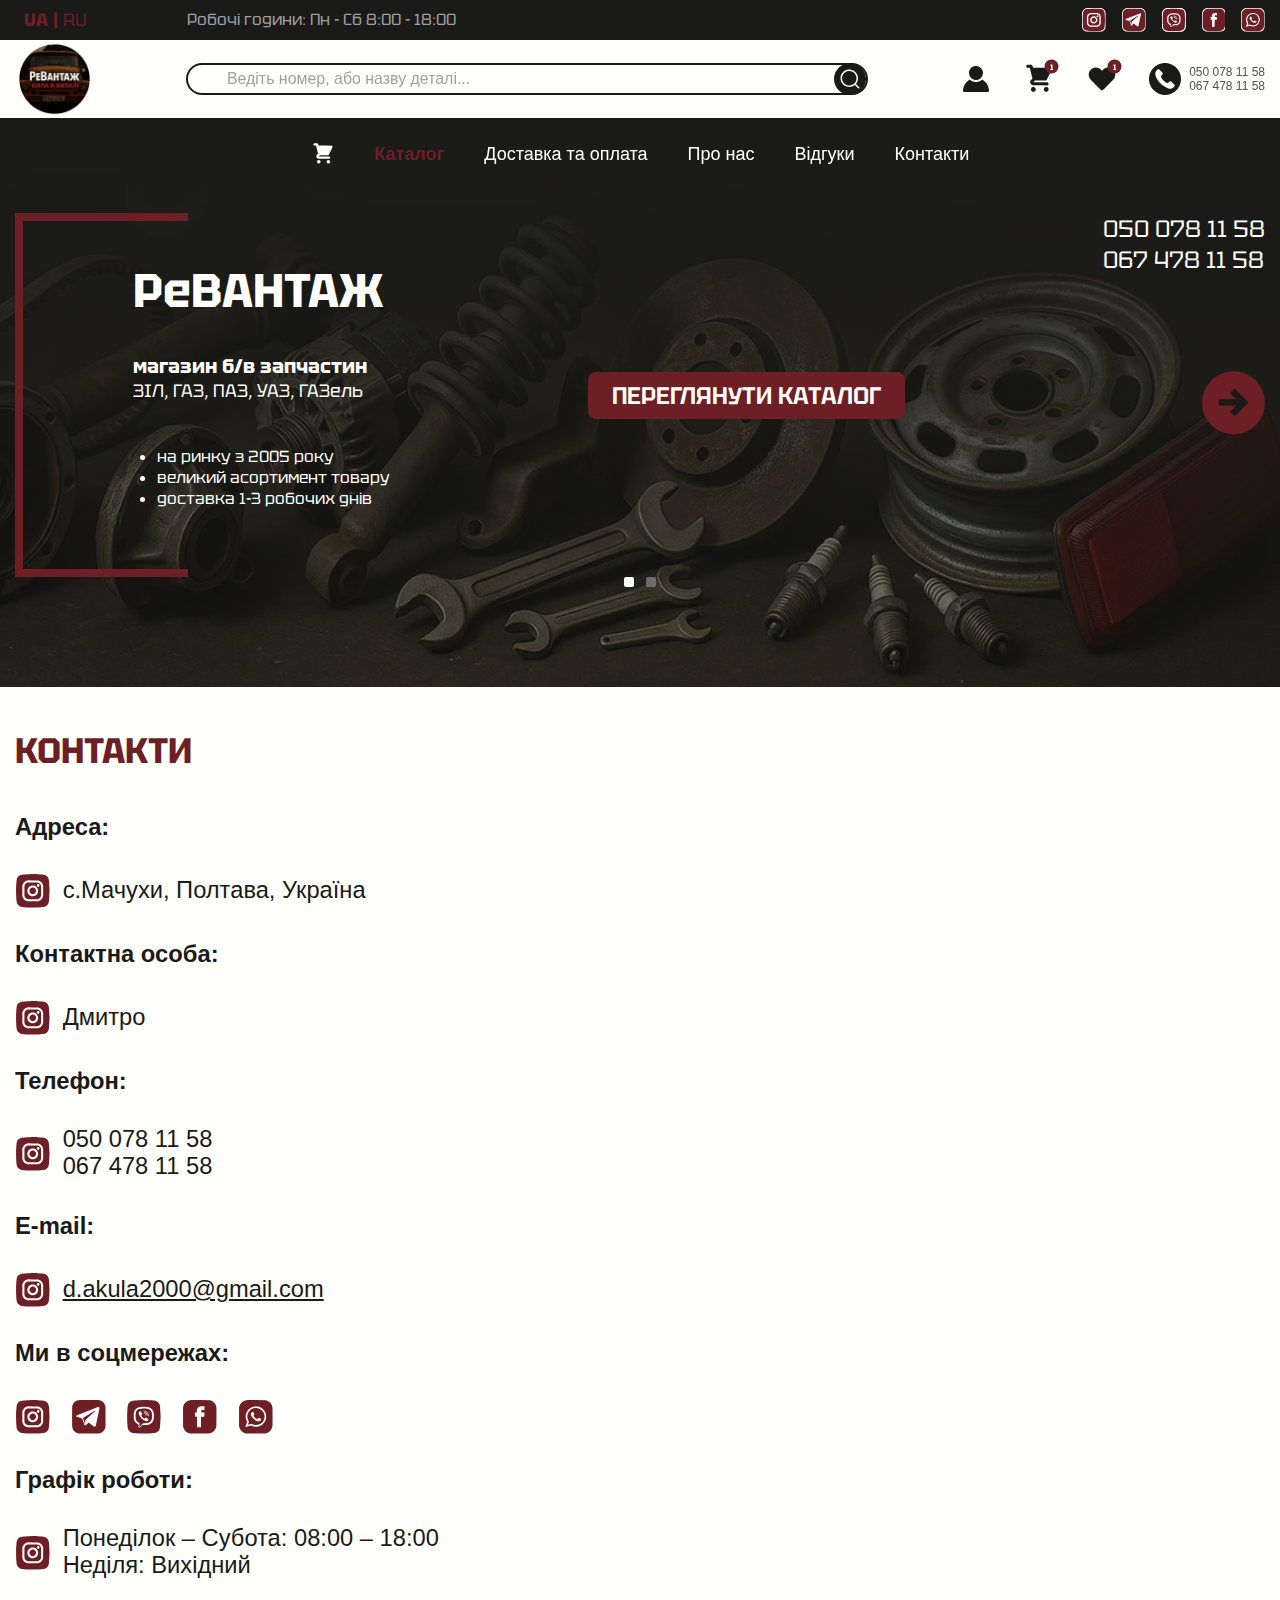
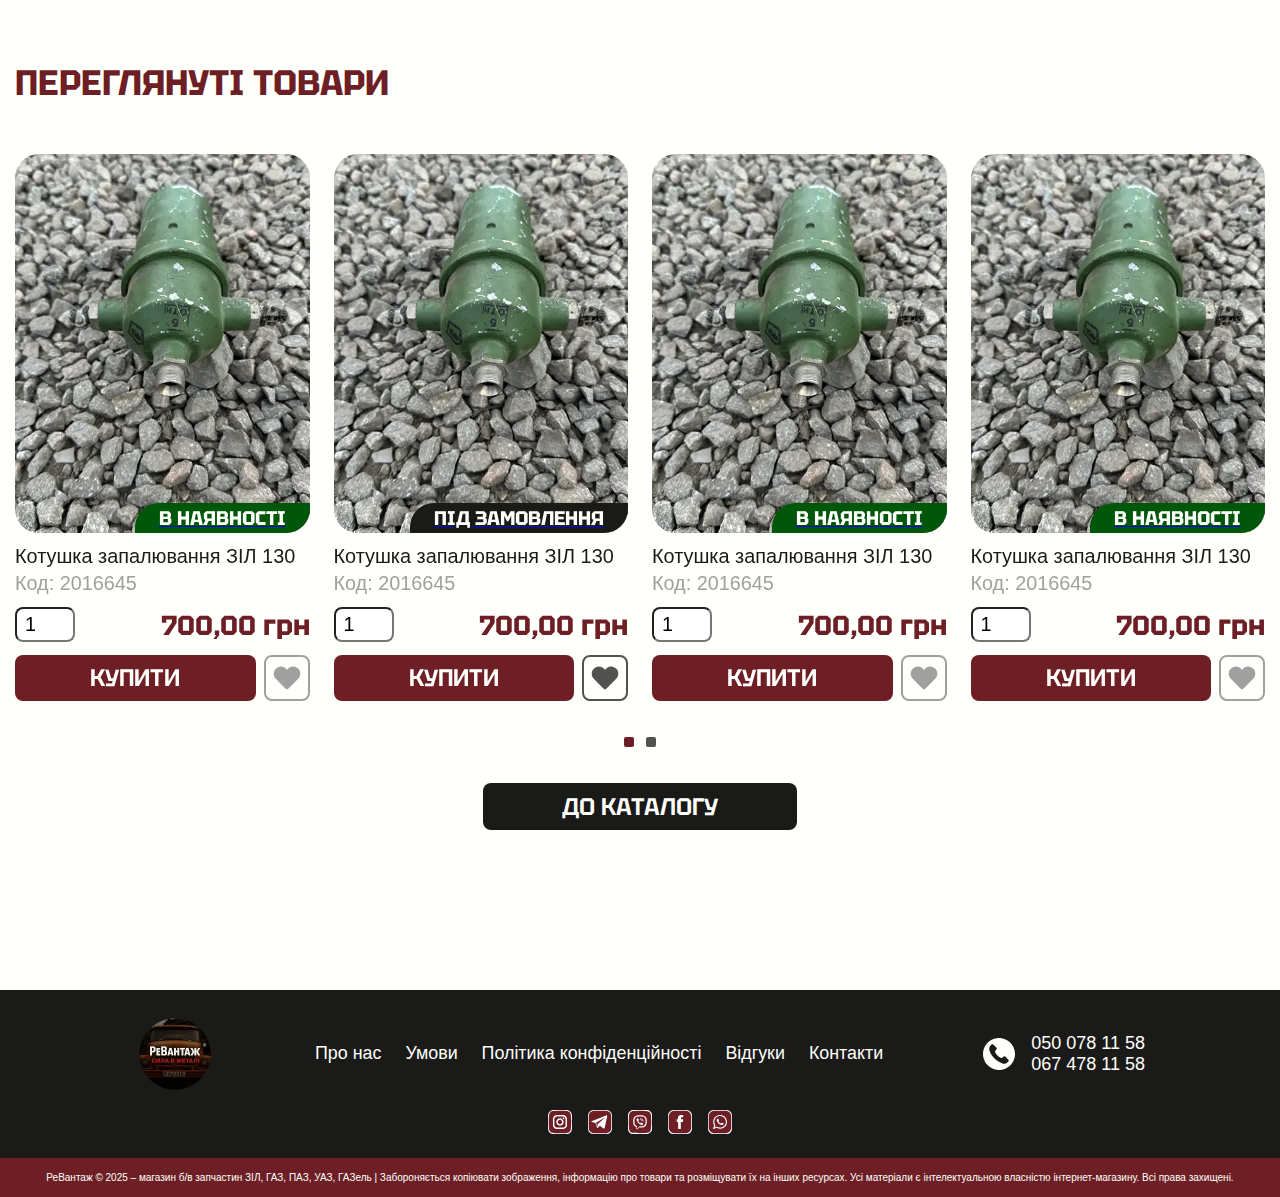
<file: contacts.html>
<!DOCTYPE html>
<html lang="uk">

<head>
    <meta charset="UTF-8">
    <meta name="viewport" content="width=device-width, initial-scale=1.0">
    <link rel="stylesheet" href="css/style.min.css?_v=20250825112544" />
    <title>РеВантаж</title>
</head>

<body>

    <div class="wrapper">
        <header class="header">
    <div class="header__top">
        <div class="header__container container">
            <div class="header__main">
                <div class="header__lang lang">
                    <a href="#" class="lang__item active">UA</a>
                    <a href="#" class="lang__item">RU</a>
                </div>
                <div class="header__contacts">
                    <div class="header__icon">
                        <svg>
                            <use href="img/icons/icons.svg#phone"></use>
                        </svg>
                    </div>
                    <div class="header__phones">
                        <a href="#" class="header__phone" target="_blank">
                            050 078 11 58
                        </a>
                        <a href="#" class="header__phone" target="_blank">
                            067 478 11 58
                        </a>
                    </div>
                </div>
                <p class="header__hours">Робочі години: Пн - Сб 8:00 - 18:00</p>
                <div class="header__socials">
                    <a href="#" class="header__social header__social_hidden" target="_blank">
                        <svg>
                            <use href="img/icons/icons.svg#instagram"></use>
                        </svg>
                    </a>
                    <a href="#" class="header__social" target="_blank">
                        <svg>
                            <use href="img/icons/icons.svg#telegram"></use>
                        </svg>
                    </a>
                    <a href="#" class="header__social" target="_blank">
                        <svg>
                            <use href="img/icons/icons.svg#viber"></use>
                        </svg>
                    </a>
                    <a href="#" class="header__social header__social_hidden" target="_blank">
                        <svg>
                            <use href="img/icons/icons.svg#facebook"></use>
                        </svg>
                    </a>
                    <a href="#" class="header__social" target="_blank">
                        <svg>
                            <use href="img/icons/icons.svg#whatsapp"></use>
                        </svg>
                    </a>
                </div>
            </div>
        </div>
    </div>
    <div class="header__middle">
        <div class="header__container container">
            <div class="header__body">
                <a href="#" class="header__logo" data-modal="review">
                    <picture><source srcset="img/logo.webp" type="image/webp"><img src="img/logo.png" alt="Logo"></picture>
                </a>
                <form action="#" class="header__search">
                    <input type="text" placeholder="Ведіть номер, або назву деталі..." name="search">
                    <button type="submit">
                        <svg>
                            <use href="img/icons/icons.svg#search"></use>
                        </svg>
                    </button>
                </form>
                <div class="header__options">
                    <a href="#" class="header__option" data-modal="auth">
                        <svg>
                            <use href="img/icons/icons.svg#user"></use>
                        </svg>
                    </a>
                    <a href="#" class="header__option" data-modal="cart">
                        <svg>
                            <use href="img/icons/icons.svg#cart"></use>
                        </svg>
                        <span>1</span>
                    </a>
                    <a href="#" class="header__option" data-modal="favorite">
                        <svg>
                            <use href="img/icons/icons.svg#favorite"></use>
                        </svg>
                        <span>1</span>
                    </a>
                    <div class="header__contacts">
                        <div class="header__icon">
                            <svg>
                                <use href="img/icons/icons.svg#phone"></use>
                            </svg>
                        </div>
                        <div class="header__phones">
                            <a href="#" class="header__phone" target="_blank">
                                050 078 11 58
                            </a>
                            <a href="#" class="header__phone" target="_blank">
                                067 478 11 58
                            </a>
                        </div>
                    </div>
                    <button type="button" class="header__menu-icon">
                        <span></span>
                    </button>
                </div>
            </div>
        </div>
    </div>
    <div class="header__menu menu">
        <div class="menu__container container">
            <nav class="menu__body">
                <ul class="menu__list">
                    <li class="menu__item menu__item_desk">
                        <a href="#" class="menu__link">
                            <svg>
                                <use href="img/icons/icons.svg#cart"></use>
                            </svg>
                        </a>
                    </li>
                    <li class="menu__item">
                        <div class="menu__row">
                            <a href="#" class="menu__link active">Каталог</a>
                            <button type="button" class="menu__btn">⯆</button>
                        </div>
                        <div class="menu__submenu submenu">
                            <ul class="submenu__list">
                                <li class="submenu__item">
                                    <a href="#" class="submenu__link">Деталі до ЗІЛ</a>
                                </li>
                                <li class="submenu__item">
                                    <a href="#" class="submenu__link">Деталі до ГАЗ</a>
                                </li>
                                <li class="submenu__item">
                                    <a href="#" class="submenu__link">Деталі до УАЗ</a>
                                </li>
                                <li class="submenu__item">
                                    <a href="#" class="submenu__link">Деталі до ГАЗель</a>
                                </li>
                            </ul>
                        </div>
                    </li>
                    <li class="menu__item">
                        <div class="menu__row">
                            <a href="#" class="menu__link">Доставка та оплата</a>
                        </div>
                    </li>
                    <li class="menu__item">
                        <div class="menu__row">
                            <a href="#" class="menu__link">Про нас</a>
                        </div>
                    </li>
                    <li class="menu__item">
                        <div class="menu__row">
                            <a href="#" class="menu__link">Відгуки</a>
                        </div>
                    </li>
                    <li class="menu__item">
                        <div class="menu__row">
                            <a href="#" class="menu__link">Контакти</a>
                        </div>
                    </li>
                </ul>
            </nav>
            <div class="menu__extra">
                <div class="header__socials">
                    <a href="#" class="header__social" target="_blank">
                        <svg>
                            <use href="img/icons/icons.svg#instagram"></use>
                        </svg>
                    </a>
                    <a href="#" class="header__social" target="_blank">
                        <svg>
                            <use href="img/icons/icons.svg#telegram"></use>
                        </svg>
                    </a>
                    <a href="#" class="header__social" target="_blank">
                        <svg>
                            <use href="img/icons/icons.svg#viber"></use>
                        </svg>
                    </a>
                    <a href="#" class="header__social" target="_blank">
                        <svg>
                            <use href="img/icons/icons.svg#facebook"></use>
                        </svg>
                    </a>
                    <a href="#" class="header__social" target="_blank">
                        <svg>
                            <use href="img/icons/icons.svg#whatsapp"></use>
                        </svg>
                    </a>
                </div>
                <div class="header__lang lang">
                    <a href="#" class="lang__item active">UA</a>
                    <a href="#" class="lang__item">RU</a>
                </div>
            </div>
            <div class="menu__contacts header__contacts">
                <div class="header__icon">
                    <svg>
                        <use href="img/icons/icons.svg#phone"></use>
                    </svg>
                </div>
                <div class="header__phones">
                    <a href="#" class="header__phone" target="_blank">
                        050 078 11 58
                    </a>
                    <a href="#" class="header__phone" target="_blank">
                        067 478 11 58
                    </a>
                </div>
            </div>
        </div>
    </div>
</header>

        <div class="page">

            <section class="main">
                <div class="main__slider">
                    <div class="main__wrapper swiper-wrapper">
                        <div class="main__slide swiper-slide">
                            <div class="main__image">
                                <picture><source srcset="img/main/image.webp" type="image/webp"><img src="img/main/image.png" alt="Image"></picture>
                            </div>
                            <div class="main__container container">
                                <div class="main__body">
                                    <div class="main__text">
                                        <h2>РеВАНТАЖ</h2>
                                        <p>
                                            <b>магазин б/в запчастин</b>
                                            ЗІЛ, ГАЗ, ПАЗ, УАЗ, ГАЗель
                                        </p>
                                        <ul>
                                            <li>на ринку з 2005 року</li>
                                            <li>великий асортимент товару</li>
                                            <li>доставка 1-3 робочих днів</li>
                                        </ul>
                                    </div>
                                    <a href="#" class="main__btn btn_red">ПЕРЕГЛЯНУТИ КАТАЛОГ</a>
                                    <div class="main__phones">
                                        <a href="#" class="main__phone">050 078 11 58</a>
                                        <a href="#" class="main__phone">067 478 11 58</a>
                                    </div>
                                    <div class="main__navigation navigation">
                                        <button type="button" class="navigation__next" title="Next">
                                            <svg>
                                                <use href="img/icons/icons.svg#arrow"></use>
                                            </svg>
                                        </button>
                                    </div>
                                </div>
                            </div>
                        </div>
                        <div class="main__slide swiper-slide">
                            <div class="main__image">
                                <picture><source srcset="img/main/image.webp" type="image/webp"><img src="img/main/image.png" alt="Image"></picture>
                            </div>
                            <div class="main__container container">
                                <div class="main__body">
                                    <div class="main__text">
                                        <h2>РеВАНТАЖ</h2>
                                        <p>
                                            <b>магазин б/в запчастин</b>
                                            ЗІЛ, ГАЗ, ПАЗ, УАЗ, ГАЗель
                                        </p>
                                        <ul>
                                            <li>на ринку з 2005 року</li>
                                            <li>великий асортимент товару</li>
                                            <li>доставка 1-3 робочих днів</li>
                                        </ul>
                                    </div>
                                    <a href="#" class="main__btn btn_red">ПЕРЕГЛЯНУТИ КАТАЛОГ</a>
                                    <div class="main__phones">
                                        <a href="#" class="main__phone">050 078 11 58</a>
                                        <a href="#" class="main__phone">067 478 11 58</a>
                                    </div>
                                    <div class="main__navigation navigation">
                                        <button type="button" class="navigation__next" title="Next">
                                            <svg>
                                                <use href="img/icons/icons.svg#arrow"></use>
                                            </svg>
                                        </button>
                                    </div>
                                </div>
                            </div>
                        </div>
                    </div>
                </div>
                <div class="main__pagination pagination"></div>
            </section>

            <section class="contacts">
                <div class="contacts__container container">
                    <div class="contacts__body">
                        <h2 class="contacts__title title">Контакти</h2>
                        <ul class="contacts__list">
                            <li class="contacts__item">
                                <h3 class="contacts__subtitle">Адреса:</h3>
                                <div class="contacts__info">
                                    <svg>
                                        <use href="img/icons/icons.svg#instagram"></use>
                                    </svg>
                                    <span>с.Мачухи, Полтава, Україна</span>
                                </div>
                            </li>
                            <li class="contacts__item">
                                <h3 class="contacts__subtitle">Контактна особа:</h3>
                                <div class="contacts__info">
                                    <svg>
                                        <use href="img/icons/icons.svg#instagram"></use>
                                    </svg>
                                    <span>Дмитро</span>
                                </div>
                            </li>
                            <li class="contacts__item">
                                <h3 class="contacts__subtitle">Телефон:</h3>
                                <div class="contacts__info">
                                    <svg>
                                        <use href="img/icons/icons.svg#instagram"></use>
                                    </svg>
                                    <div class="contacts__phones">
                                        <a href="tel:" class="contacts__phone" target="_blank">050 078 11 58</a>
                                        <a href="tel:" class="contacts__phone" target="_blank">067 478 11 58</a>
                                    </div>
                                </div>
                            </li>
                            <li class="contacts__item">
                                <h3 class="contacts__subtitle">E-mail:</h3>
                                <div class="contacts__info">
                                    <svg>
                                        <use href="img/icons/icons.svg#instagram"></use>
                                    </svg>
                                    <a class="contacts__link" href="mailto:d.akula2000@gmail.com"
                                        target="_blank">d.akula2000@gmail.com</a>
                                </div>
                            </li>
                            <li class="contacts__item">
                                <h3 class="contacts__subtitle">Ми в соцмережах:</h3>
                                <div class="contacts__info">
                                    <div class="contacts__socials">
                                        <a href="#" class="contacts__social" target="_blank">
                                            <svg>
                                                <use href="img/icons/icons.svg#instagram"></use>
                                            </svg>
                                        </a>
                                        <a href="#" class="contacts__social" target="_blank">
                                            <svg>
                                                <use href="img/icons/icons.svg#telegram"></use>
                                            </svg>
                                        </a>
                                        <a href="#" class="contacts__social" target="_blank">
                                            <svg>
                                                <use href="img/icons/icons.svg#viber"></use>
                                            </svg>
                                        </a>
                                        <a href="#" class="contacts__social" target="_blank">
                                            <svg>
                                                <use href="img/icons/icons.svg#facebook"></use>
                                            </svg>
                                        </a>
                                        <a href="#" class="contacts__social" target="_blank">
                                            <svg>
                                                <use href="img/icons/icons.svg#whatsapp"></use>
                                            </svg>
                                        </a>
                                    </div>
                                </div>
                            </li>
                            <li class="contacts__item">
                                <h3 class="contacts__subtitle">Графік роботи:</h3>
                                <div class="contacts__info">
                                    <svg>
                                        <use href="img/icons/icons.svg#instagram"></use>
                                    </svg>
                                    <span>
                                        Понеділок – Субота: 08:00 – 18:00
                                        Неділя: Вихідний
                                    </span>
                                </div>
                            </li>
                        </ul>
                    </div>
                </div>
            </section>

            <section class="viewed">
                <div class="viewed__container container">
                    <div class="viewed__body">
                        <h2 class="viewed__title title">ПЕРЕГЛЯНУТІ ТОВАРИ</h2>
                        <div class="viewed__slider">
                            <div class="viewed__wrapper swiper-wrapper">
                                <div class="viewed__slide swiper-slide">
                                    <div class="viewed__product product">
                                        <a href="#" class="product__image">
                                            <picture><source srcset="img/catalog/image.webp" type="image/webp"><img src="img/catalog/image.png" alt="Image"></picture>
                                            <div class="product__status">в наявності</div>
                                        </a>
                                        <a href="#" class="product__title">
                                            Котушка запалювання ЗІЛ 130
                                        </a>
                                        <span class="product__code">Код: 2016645</span>
                                        <div class="product__price">
                                            <input type="number" value="1" min="1">
                                            <span>700,00 грн</span>
                                        </div>
                                        <div class="product__btns">
                                            <a href="#" class="product__buy btn_red">
                                                КУПИТИ
                                            </a>
                                            <a href="#" class="product__favorite">
                                                <svg>
                                                    <use href="img/icons/icons.svg#favorite"></use>
                                                </svg>
                                            </a>
                                        </div>
                                    </div>
                                </div>
                                <div class="viewed__slide swiper-slide">
                                    <div class="viewed__product product viewed__product product_order">
                                        <a href="#" class="product__image">
                                            <picture><source srcset="img/catalog/image.webp" type="image/webp"><img src="img/catalog/image.png" alt="Image"></picture>
                                            <div class="product__status">під замовлення</div>
                                        </a>
                                        <a href="#" class="product__title">
                                            Котушка запалювання ЗІЛ 130
                                        </a>
                                        <span class="product__code">Код: 2016645</span>
                                        <div class="product__price">
                                            <input type="number" value="1" min="1">
                                            <span>700,00 грн</span>
                                        </div>
                                        <div class="product__btns">
                                            <a href="#" class="product__buy btn_red">
                                                КУПИТИ
                                            </a>
                                            <a href="#" class="product__favorite active">
                                                <svg>
                                                    <use href="img/icons/icons.svg#favorite"></use>
                                                </svg>
                                            </a>
                                        </div>
                                    </div>
                                </div>
                                <div class="viewed__slide swiper-slide">
                                    <div class="viewed__product product">
                                        <a href="#" class="product__image">
                                            <picture><source srcset="img/catalog/image.webp" type="image/webp"><img src="img/catalog/image.png" alt="Image"></picture>
                                            <div class="product__status">в наявності</div>
                                        </a>
                                        <a href="#" class="product__title">
                                            Котушка запалювання ЗІЛ 130
                                        </a>
                                        <span class="product__code">Код: 2016645</span>
                                        <div class="product__price">
                                            <input type="number" value="1" min="1">
                                            <span>700,00 грн</span>
                                        </div>
                                        <div class="product__btns">
                                            <a href="#" class="product__buy btn_red">
                                                КУПИТИ
                                            </a>
                                            <a href="#" class="product__favorite">
                                                <svg>
                                                    <use href="img/icons/icons.svg#favorite"></use>
                                                </svg>
                                            </a>
                                        </div>
                                    </div>
                                </div>
                                <div class="viewed__slide swiper-slide">
                                    <div class="viewed__product product">
                                        <a href="#" class="product__image">
                                            <picture><source srcset="img/catalog/image.webp" type="image/webp"><img src="img/catalog/image.png" alt="Image"></picture>
                                            <div class="product__status">в наявності</div>
                                        </a>
                                        <a href="#" class="product__title">
                                            Котушка запалювання ЗІЛ 130
                                        </a>
                                        <span class="product__code">Код: 2016645</span>
                                        <div class="product__price">
                                            <input type="number" value="1" min="1">
                                            <span>700,00 грн</span>
                                        </div>
                                        <div class="product__btns">
                                            <a href="#" class="product__buy btn_red">
                                                КУПИТИ
                                            </a>
                                            <a href="#" class="product__favorite">
                                                <svg>
                                                    <use href="img/icons/icons.svg#favorite"></use>
                                                </svg>
                                            </a>
                                        </div>
                                    </div>
                                </div>
                                <div class="viewed__slide swiper-slide">
                                    <div class="viewed__product product">
                                        <a href="#" class="product__image">
                                            <picture><source srcset="img/catalog/image.webp" type="image/webp"><img src="img/catalog/image.png" alt="Image"></picture>
                                            <div class="product__status">в наявності</div>
                                        </a>
                                        <a href="#" class="product__title">
                                            Котушка запалювання ЗІЛ 130
                                        </a>
                                        <span class="product__code">Код: 2016645</span>
                                        <div class="product__price">
                                            <input type="number" value="1" min="1">
                                            <span>700,00 грн</span>
                                        </div>
                                        <div class="product__btns">
                                            <a href="#" class="product__buy btn_red">
                                                КУПИТИ
                                            </a>
                                            <a href="#" class="product__favorite">
                                                <svg>
                                                    <use href="img/icons/icons.svg#favorite"></use>
                                                </svg>
                                            </a>
                                        </div>
                                    </div>
                                </div>
                            </div>
                        </div>
                        <div class="viewed__pagination pagination"></div>
                        <a href="#" class="viewed__btn btn_black">ДО КАТАЛОГУ</a>
                    </div>
                </div>
            </section>

        </div>

        <footer class="footer">
    <div class="footer__top">
        <div class="footer__container container">
            <div class="footer__main">
                <a href="#" class="footer__logo">
                    <picture><source srcset="img/logo.webp" type="image/webp"><img src="img/logo.png" alt="Logo"></picture>
                </a>
                <div class="footer__menu menu-footer">
                    <nav class="menu-footer__body">
                        <ul class="menu-footer__list">
                            <li class="menu-footer__item"><a href="#" class="menu-footer__link">Про нас</a></li>
                            <li class="menu-footer__item"><a href="#" class="menu-footer__link">Умови</a></li>
                            <li class="menu-footer__item"><a href="#" class="menu-footer__link">Політика
                                    конфіденційності</a></li>
                            <li class="menu-footer__item"><a href="#" class="menu-footer__link">Відгуки</a></li>
                            <li class="menu-footer__item"><a href="#" class="menu-footer__link">Контакти</a></li>
                        </ul>
                    </nav>
                </div>
                <div class="footer__contacts">
                    <div class="footer__icon">
                        <svg>
                            <use href="img/icons/icons.svg#phone"></use>
                        </svg>
                    </div>
                    <div class="footer__phones">
                        <a href="#" class="footer__phone">050 078 11 58</a>
                        <a href="#" class="footer__phone">067 478 11 58</a>
                    </div>
                </div>
                <div class="footer__socials">
                    <a href="#" class="footer__social" target="_blank" title="">
                        <svg>
                            <use href="img/icons/icons.svg#instagram"></use>
                        </svg>
                    </a>
                    <a href="#" class="footer__social" target="_blank" title="">
                        <svg>
                            <use href="img/icons/icons.svg#telegram"></use>
                        </svg>
                    </a>
                    <a href="#" class="footer__social" target="_blank" title="">
                        <svg>
                            <use href="img/icons/icons.svg#viber"></use>
                        </svg>
                    </a>
                    <a href="#" class="footer__social" target="_blank" title="">
                        <svg>
                            <use href="img/icons/icons.svg#facebook"></use>
                        </svg>
                    </a>
                    <a href="#" class="footer__social" target="_blank" title="">
                        <svg>
                            <use href="img/icons/icons.svg#whatsapp"></use>
                        </svg>
                    </a>
                </div>
            </div>
        </div>
    </div>
    <div class="footer__bottom">
        <div class="footer__container container">
            <p class="footer__rights">
                РеВантаж © 2025 – магазин б/в запчастин ЗІЛ, ГАЗ, ПАЗ, УАЗ, ГАЗель | Забороняється копіювати зображення,
                інформацію про товари та розміщувати їх на інших ресурсах. Усі матеріали є інтелектуальною власністю
                інтернет-магазину. Всі права захищені.
            </p>
        </div>
    </div>
</footer>
    </div>

    <div class="modal" id="cart">
    <div class="modal__wrapper">
        <div class="modal__content">
            <div class="modal__header">
                <h2 class="modal__title title">кошик</h2>
                <button type="button" class="modal__close" data-modal-close></button>
            </div>
            <div class="modal__body">
                <div class="modal__cart cart">
                    <ul class="cart__list">
                        <li class="cart__item">
                            <div class="cart__image">
                                <picture><source srcset="img/catalog/image.webp" type="image/webp"><img src="img/catalog/image.png" alt="Image"></picture>
                            </div>
                            <div class="cart__info">
                                <div class="cart__name">Котушка запалювання ЗІЛ 130</div>
                                <div class="cart__code">Код: 2016645</div>
                            </div>
                            <div class="cart__price">
                                <input type="number" value="1" min="1">
                                <span>700,00 грн</span>
                            </div>
                            <button type="button" class="cart__options">
                                <span>...</span>
                            </button>
                        </li>
                    </ul>
                    <div class="cart__total"> 700,00 грн</div>
                    <a href="#" class="cart__btn btn_red">оформити замовлення</a>
                    <button type="button" class="cart__btn btn_white" data-modal-close>
                        продовжити покупки
                    </button>
                </div>
            </div>
        </div>
    </div>
</div>

<div class="modal" id="favorite">
    <div class="modal__wrapper">
        <div class="modal__content">
            <div class="modal__header">
                <h2 class="modal__title title">бажане</h2>
                <button type="button" class="modal__close" data-modal-close></button>
            </div>
            <div class="modal__body">
                <div class="modal__favorite favorite">
                    <ul class="favorite__list">
                        <li class="favorite__product product">
                            <a href="#" class="product__image">
                                <picture><source srcset="img/catalog/image.webp" type="image/webp"><img src="img/catalog/image.png" alt="Image"></picture>
                                <div class="product__status">В наявності</div>
                            </a>
                            <a href="#" class="product__title">
                                Котушка запалювання ЗІЛ 130
                            </a>
                            <span class="product__code">Код: 2016645</span>
                            <div class="product__price">
                                <input type="number" value="1" min="1">
                                <span>700,00 грн</span>
                            </div>
                            <div class="product__btns">
                                <a href="#" class="product__buy btn_red">
                                    КУПИТИ
                                </a>
                                <a href="#" class="product__favorite active">
                                    <svg>
                                        <use href="img/icons/icons.svg#favorite"></use>
                                    </svg>
                                </a>
                            </div>
                        </li>
                        <li class="favorite__product product">
                            <a href="#" class="product__image">
                                <picture><source srcset="img/catalog/image.webp" type="image/webp"><img src="img/catalog/image.png" alt="Image"></picture>
                                <div class="product__status">В наявності</div>
                            </a>
                            <a href="#" class="product__title">
                                Котушка запалювання ЗІЛ 130
                            </a>
                            <span class="product__code">Код: 2016645</span>
                            <div class="product__price">
                                <input type="number" value="1" min="1">
                                <span>700,00 грн</span>
                            </div>
                            <div class="product__btns">
                                <a href="#" class="product__buy btn_red">
                                    КУПИТИ
                                </a>
                                <a href="#" class="product__favorite active">
                                    <svg>
                                        <use href="img/icons/icons.svg#favorite"></use>
                                    </svg>
                                </a>
                            </div>
                        </li>
                        <li class="favorite__product product">
                            <a href="#" class="product__image">
                                <picture><source srcset="img/catalog/image.webp" type="image/webp"><img src="img/catalog/image.png" alt="Image"></picture>
                                <div class="product__status">В наявності</div>
                            </a>
                            <a href="#" class="product__title">
                                Котушка запалювання ЗІЛ 130
                            </a>
                            <span class="product__code">Код: 2016645</span>
                            <div class="product__price">
                                <input type="number" value="1" min="1">
                                <span>700,00 грн</span>
                            </div>
                            <div class="product__btns">
                                <a href="#" class="product__buy btn_red">
                                    КУПИТИ
                                </a>
                                <a href="#" class="product__favorite active">
                                    <svg>
                                        <use href="img/icons/icons.svg#favorite"></use>
                                    </svg>
                                </a>
                            </div>
                        </li>
                        <li class="favorite__product product">
                            <a href="#" class="product__image">
                                <picture><source srcset="img/catalog/image.webp" type="image/webp"><img src="img/catalog/image.png" alt="Image"></picture>
                                <div class="product__status">В наявності</div>
                            </a>
                            <a href="#" class="product__title">
                                Котушка запалювання ЗІЛ 130
                            </a>
                            <span class="product__code">Код: 2016645</span>
                            <div class="product__price">
                                <input type="number" value="1" min="1">
                                <span>700,00 грн</span>
                            </div>
                            <div class="product__btns">
                                <a href="#" class="product__buy btn_red">
                                    КУПИТИ
                                </a>
                                <a href="#" class="product__favorite active">
                                    <svg>
                                        <use href="img/icons/icons.svg#favorite"></use>
                                    </svg>
                                </a>
                            </div>
                        </li>
                    </ul>
                    <a href="#" class="favorite__btn btn_black">переглянути каталог</a>
                </div>
            </div>
        </div>
    </div>
</div>

<div class="modal" id="auth">
    <div class="modal__wrapper">
        <div class="modal__content">
            <div class="modal__header">
                <h2 class="modal__title title">ВХід | реєстрація</h2>
                <button type="button" class="modal__close" data-modal-close></button>
            </div>
            <div class="modal__body">
                <div class="modal__auth auth">
                    <h3 class="auth__title">Маєте обліковий запис? <span>Вхід</span></h3>
                    <form action="#" class="auth__form">
                        <div class="auth__section">
                            <span class="auth__label">Введіть номер телефону</span>
                            <div class="auth__input">
                                <input type="text" name="user-phone" value="+38 (0">
                            </div>
                        </div>
                        <div class="auth__section">
                            <span class="auth__label">Введіть пароль</span>
                            <div class="auth__input">
                                <input type="password" name="user-pass">
                                <button type="button" class="auth__switcher">
                                    <svg>
                                        <use href="img/icons/icons.svg#eye"></use>
                                    </svg>
                                </button>
                            </div>
                        </div>
                        <button type="submit" class="auth__btn btn_red">увійти</button>
                    </form>
                </div>
                <div class="modal__auth auth">
                    <h3 class="auth__title auth__title_reg"><span>Зареєструватись</span></h3>
                    <form action="#" class="auth__form">
                        <div class="auth__section">
                            <span class="auth__label">Введіть прізвище та ім’я</span>
                            <div class="auth__input">
                                <input type="text" name="user-name">
                            </div>
                        </div>
                        <div class="auth__section">
                            <span class="auth__label">Введіть номер телефону</span>
                            <div class="auth__input">
                                <input type="text" name="user-phone" value="+38 (0">
                            </div>
                        </div>
                        <div class="auth__section">
                            <span class="auth__label">Придумайте пароль</span>
                            <div class="auth__input">
                                <input type="password" name="user-pass">
                                <button type="button" class="auth__switcher">
                                    <svg>
                                        <use href="img/icons/icons.svg#eye"></use>
                                    </svg>
                                </button>
                            </div>
                        </div>
                        <div class="auth__section">
                            <span class="auth__label">Повторіть пароль</span>
                            <div class="auth__input">
                                <input type="password" name="user-confirm">
                                <button type="button" class="auth__switcher">
                                    <svg>
                                        <use href="img/icons/icons.svg#eye"></use>
                                    </svg>
                                </button>
                            </div>
                        </div>
                        <div class="auth__section">
                            <span class="auth__label">Введіть 6-значний код підтвердження з SMS</span>
                            <div class="auth__input">
                                <input type="text" name="user-code">
                            </div>
                        </div>
                        <button type="submit" class="auth__btn btn_black">Зареєструватись</button>
                    </form>
                </div>
            </div>
        </div>
    </div>
</div>

<div class="modal" id="review">
    <div class="modal__wrapper">
        <div class="modal__content">
            <div class="modal__header">
                <h2 class="modal__title title">Залишити відгук</h2>
                <button type="button" class="modal__close" data-modal-close></button>
            </div>
            <div class="modal__body">
                <div class="modal__review review">
                    <div class="review__body">
                        <div class="review__info">
                            <p><b>Замовлення</b></p>
                            <p><span>№3652682</span> від <time datetime="2025-06-05">05.06.2025</time></p>
                            <p>Котушка запалювання ЗІЛ 130</p>
                        </div>
                        <div class="review__status">
                            <span>Виконано</span>
                            <time datetime="2025-06-06">06.06.2025</time>
                        </div>
                    </div>
                    <form action="#" class="review__form">
                        <div class="review__input">
                            <span class="review__label">Напишіть свої враження від співпраці з нами</span>
                            <textarea></textarea>
                        </div>
                        <button type="submit" class="review__btn btn_red">
                            Відправити
                        </button>
                    </form>
                </div>
            </div>
        </div>
    </div>
</div>

    <script src="js/app.min.js?_v=20250825112544"></script>
</body>

</html>
</file>
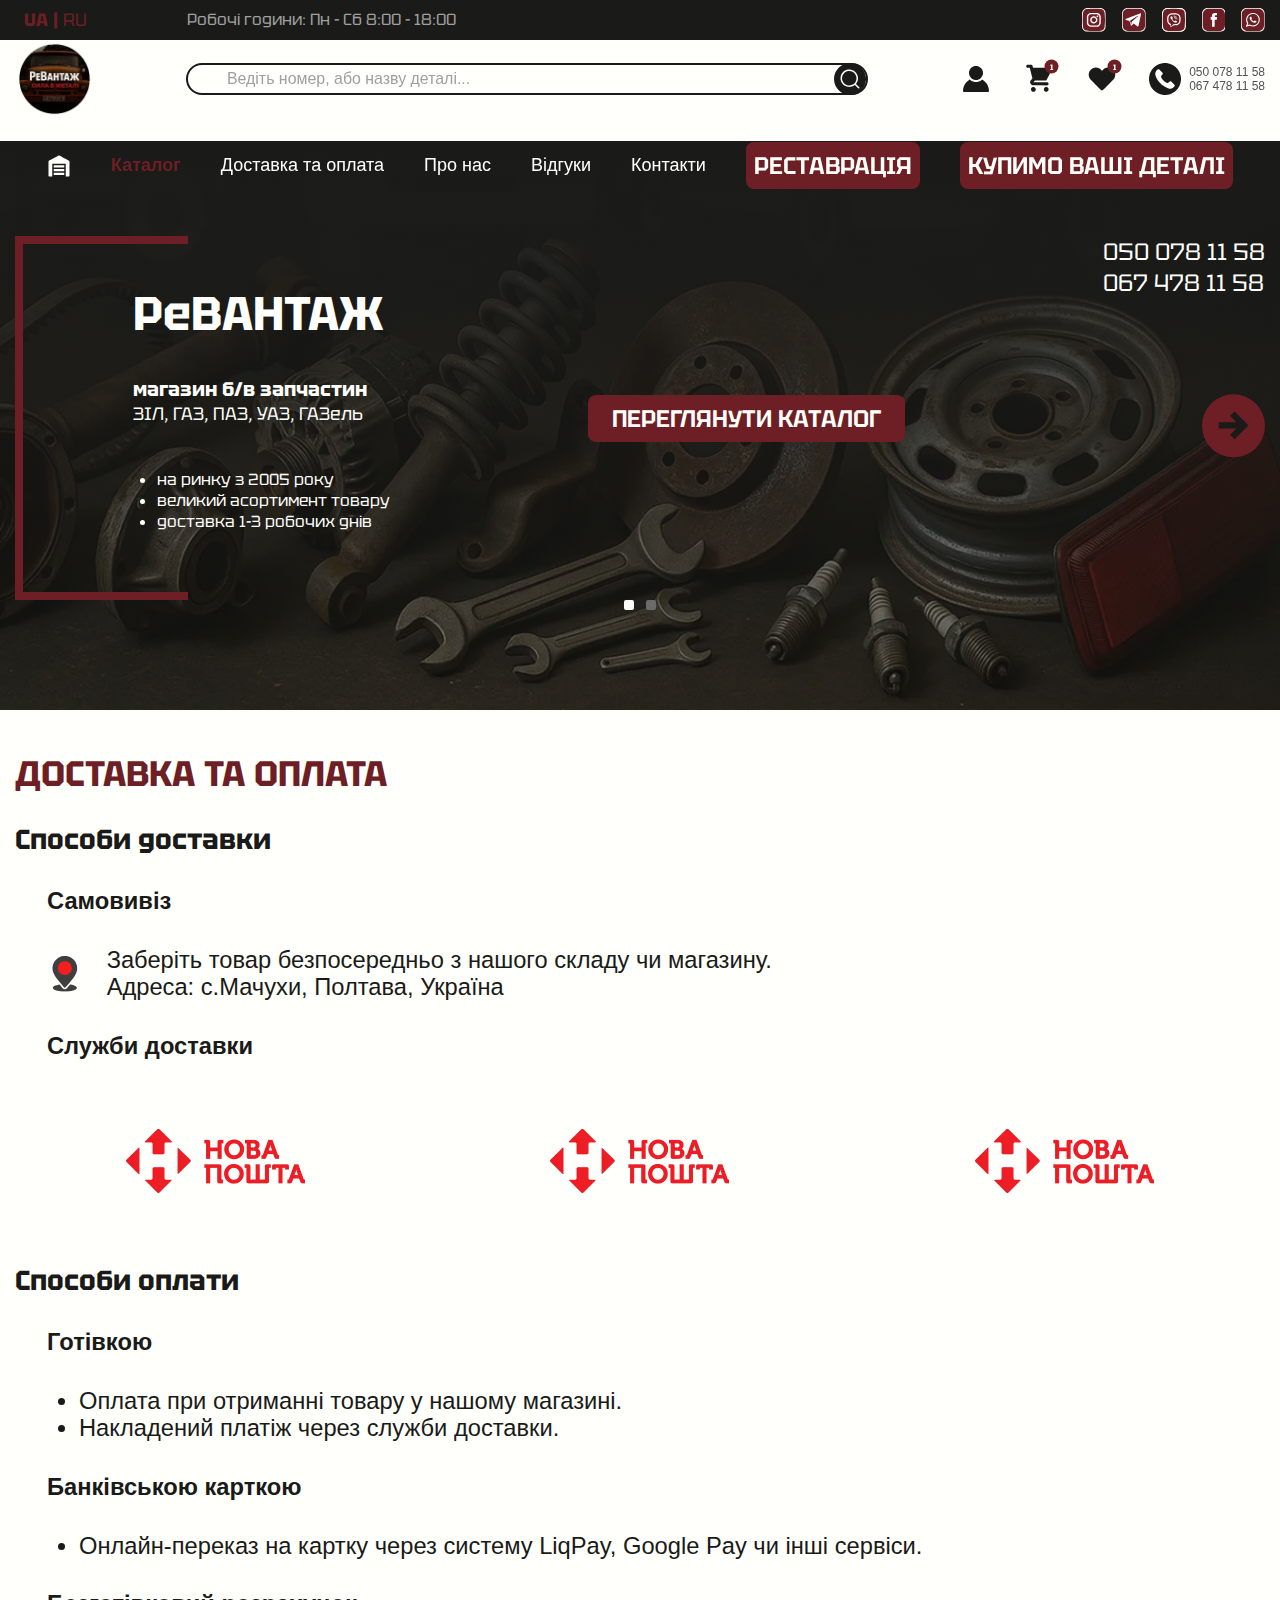
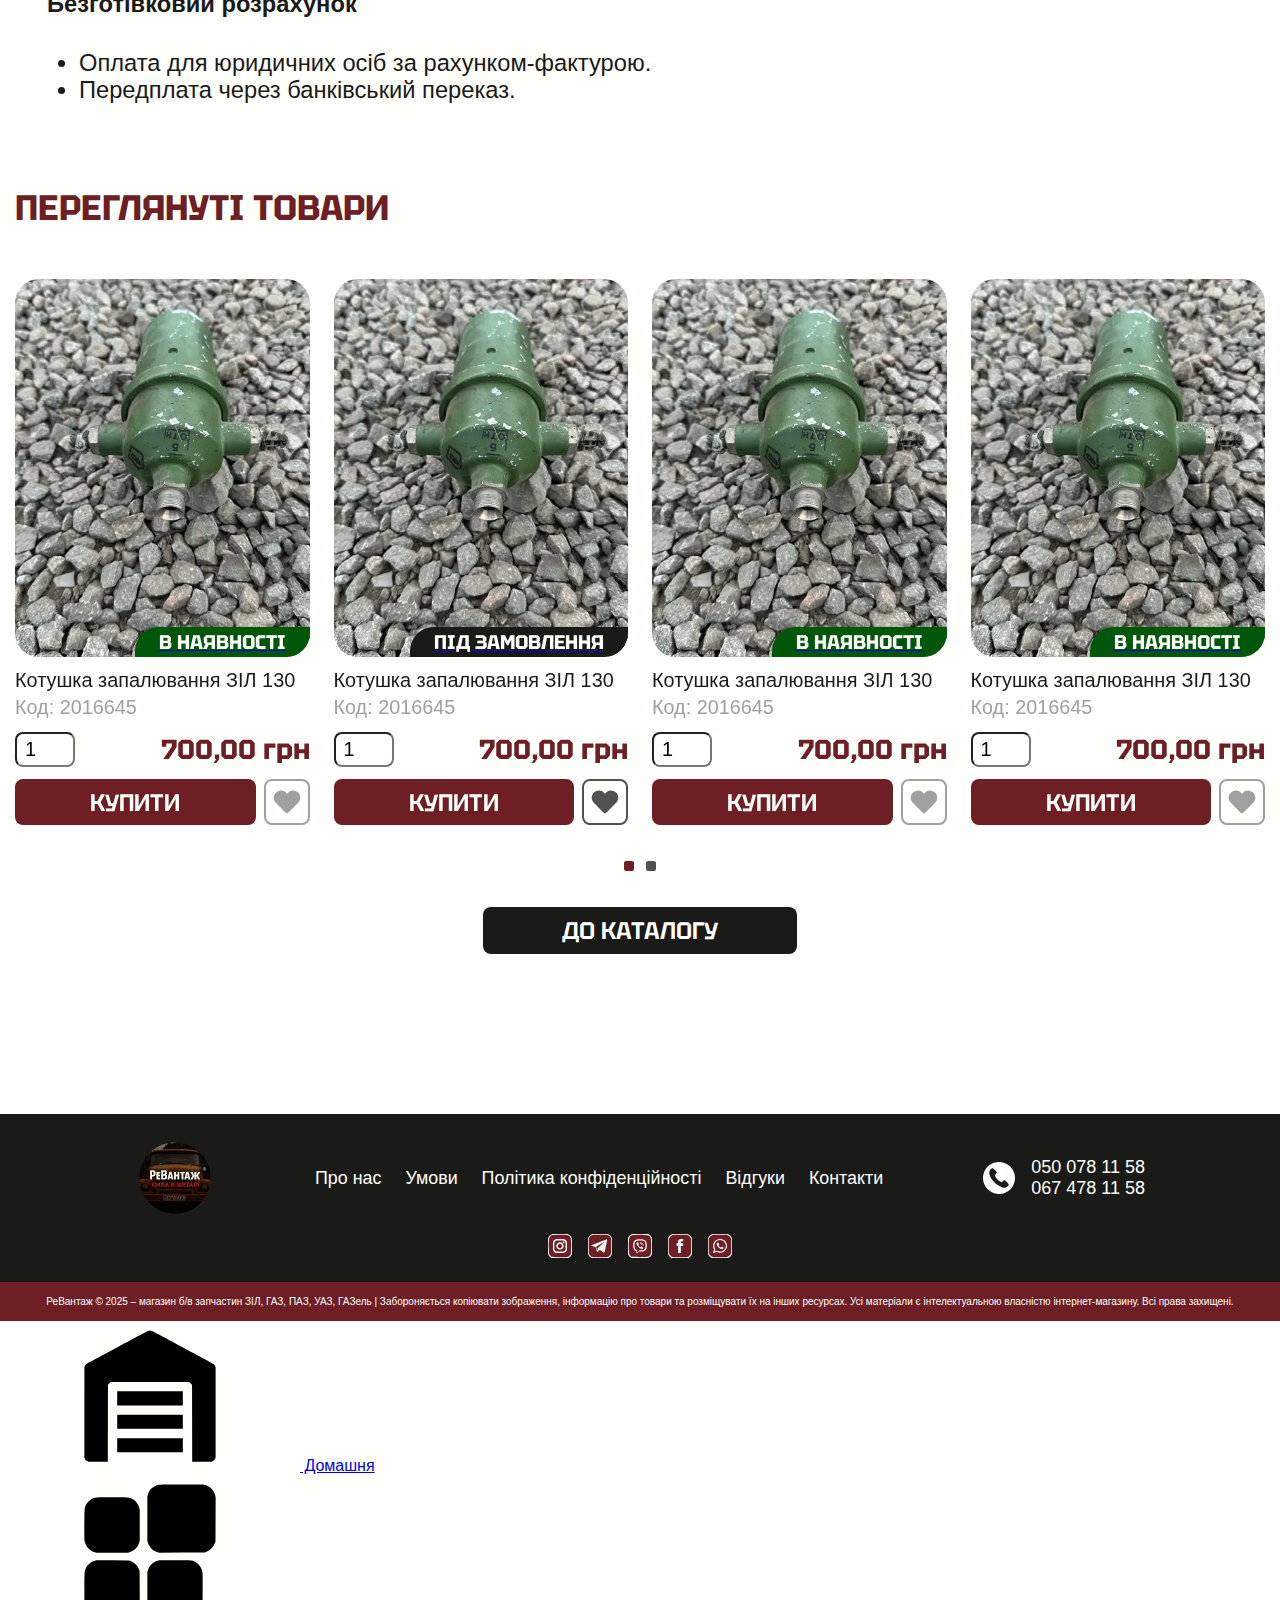
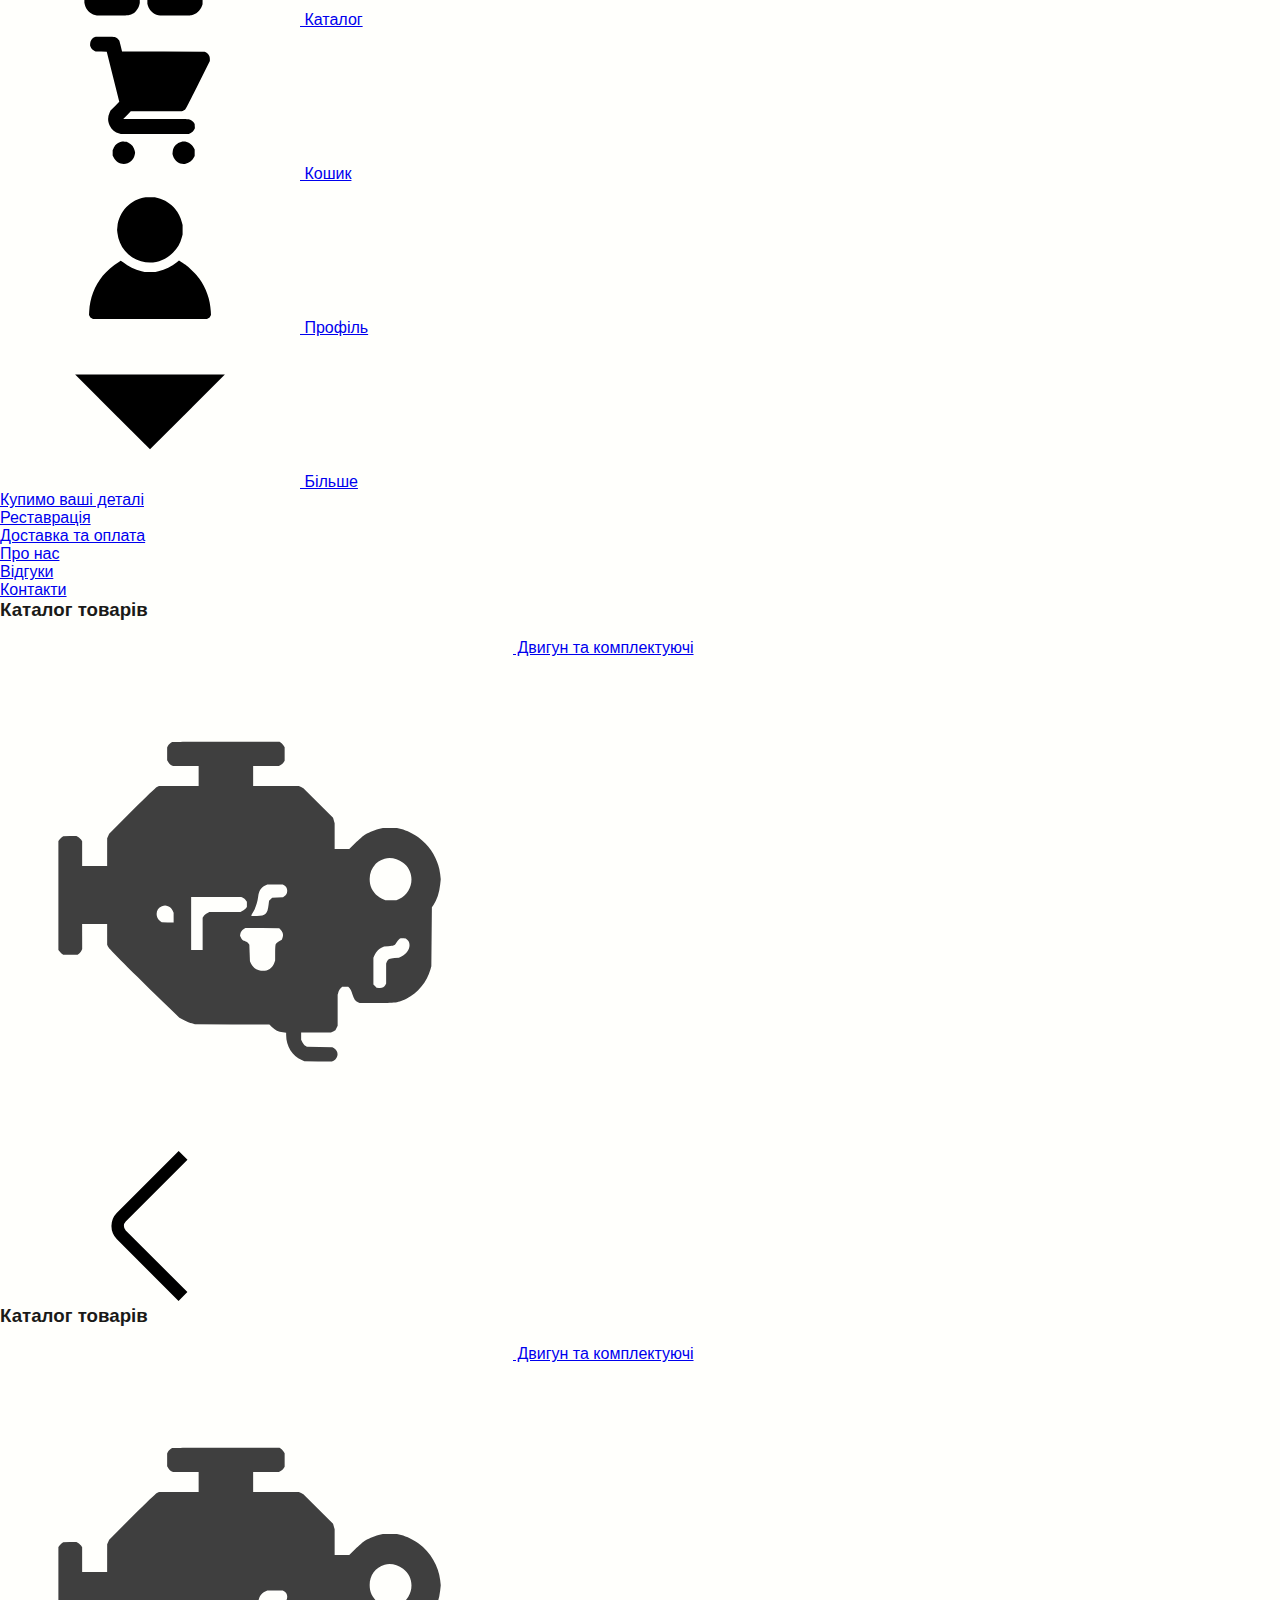
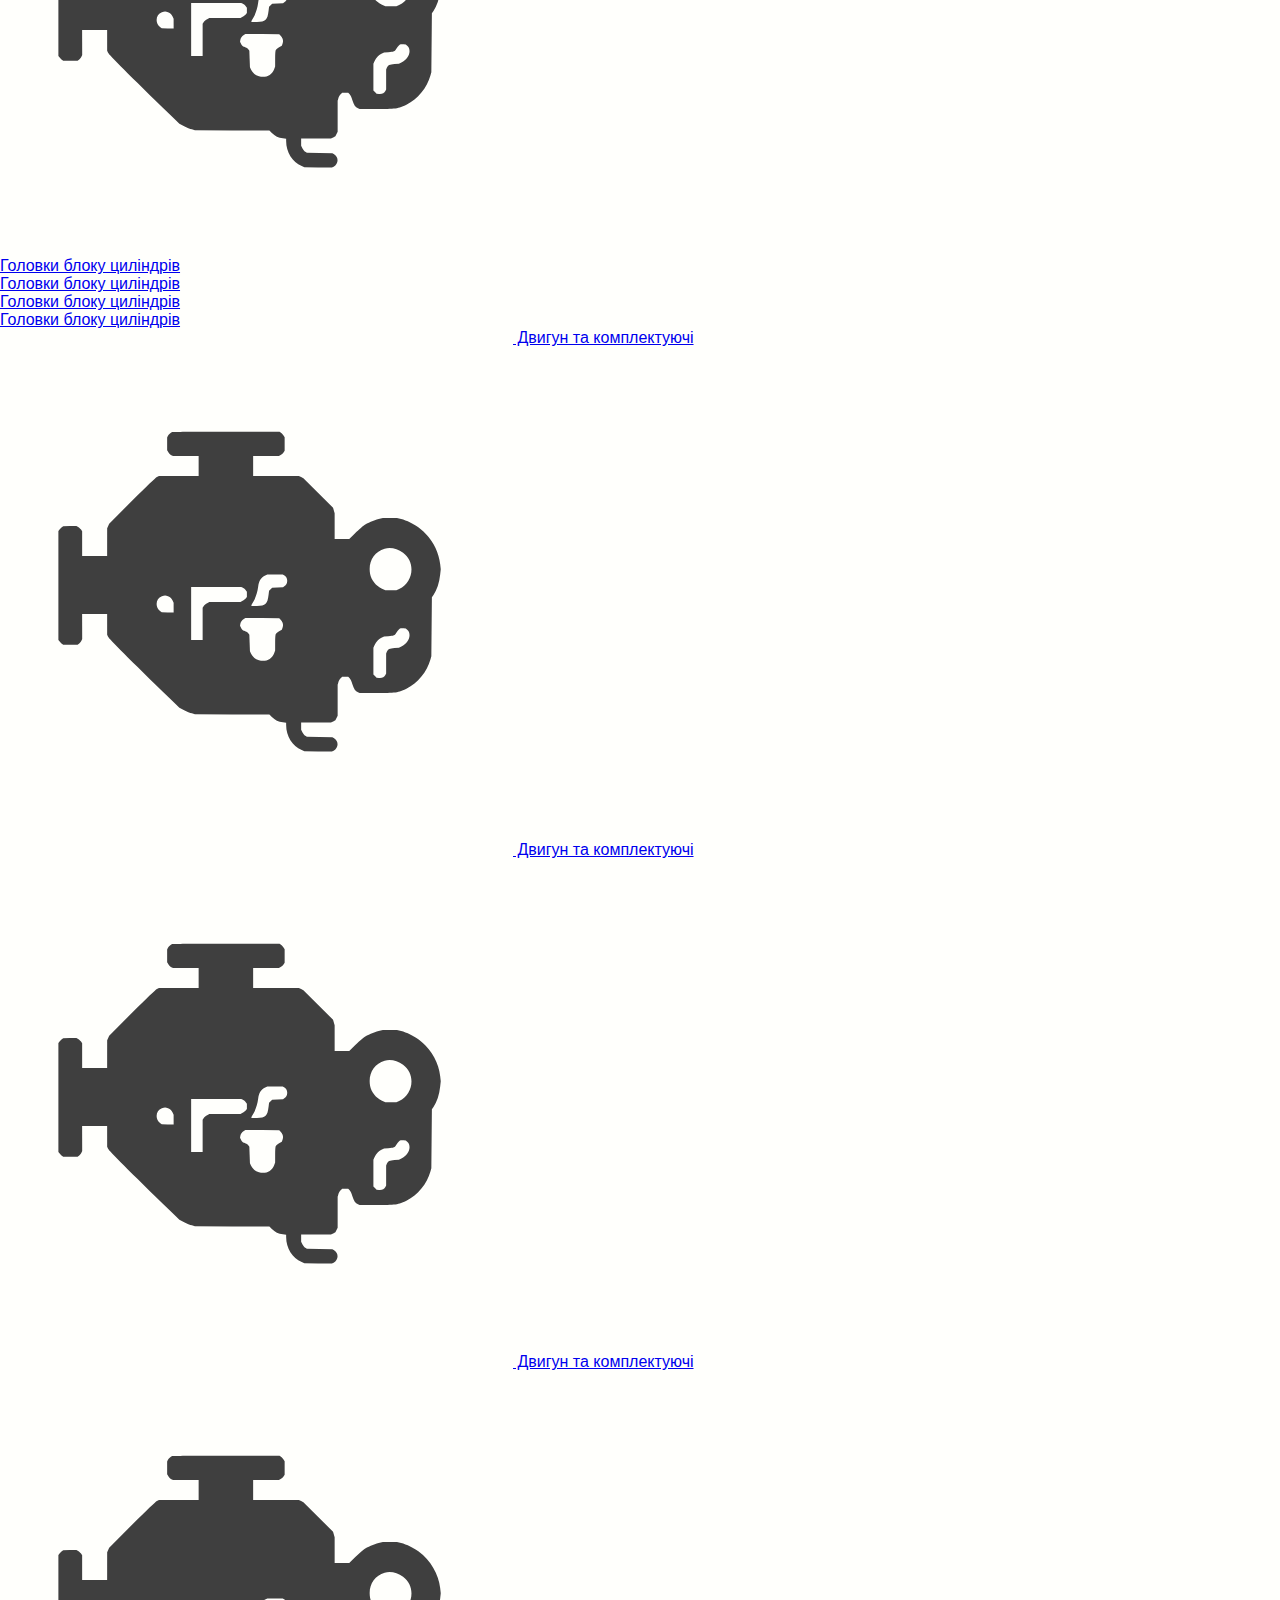
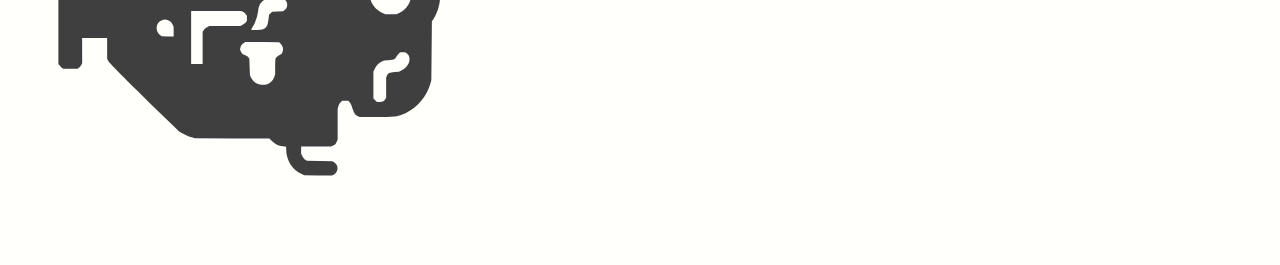
<file: delivery.html>
<!DOCTYPE html>
<html lang="uk">

<head>
    <meta charset="UTF-8">
    <meta name="viewport" content="width=device-width, initial-scale=1.0">
    <link rel="stylesheet" href="css/style.min.css?_v=20250826125132" />
    <title>РеВантаж</title>
</head>

<body>

    <div class="wrapper">
        <header class="header">
    <div class="header__top">
        <div class="header__container container">
            <div class="header__main">
                <div class="header__lang lang">
                    <a href="#" class="lang__item active">UA</a>
                    <a href="#" class="lang__item">RU</a>
                </div>
                <div class="header__contacts">
                    <div class="header__icon">
                        <svg>
                            <use href="img/icons/icons.svg#phone"></use>
                        </svg>
                    </div>
                    <div class="header__phones">
                        <a href="#" class="header__phone" target="_blank">
                            050 078 11 58
                        </a>
                        <a href="#" class="header__phone" target="_blank">
                            067 478 11 58
                        </a>
                    </div>
                </div>
                <p class="header__hours">Робочі години: Пн - Сб 8:00 - 18:00</p>
                <div class="header__socials">
                    <a href="#" class="header__social header__social_hidden" target="_blank">
                        <svg>
                            <use href="img/icons/icons.svg#instagram"></use>
                        </svg>
                    </a>
                    <a href="#" class="header__social" target="_blank">
                        <svg>
                            <use href="img/icons/icons.svg#telegram"></use>
                        </svg>
                    </a>
                    <a href="#" class="header__social" target="_blank">
                        <svg>
                            <use href="img/icons/icons.svg#viber"></use>
                        </svg>
                    </a>
                    <a href="#" class="header__social header__social_hidden" target="_blank">
                        <svg>
                            <use href="img/icons/icons.svg#facebook"></use>
                        </svg>
                    </a>
                    <a href="#" class="header__social" target="_blank">
                        <svg>
                            <use href="img/icons/icons.svg#whatsapp"></use>
                        </svg>
                    </a>
                </div>
            </div>
        </div>
    </div>
    <div class="header__middle">
        <div class="header__container container">
            <div class="header__body">
                <a href="#" class="header__logo">
                    <picture><source srcset="img/logo.webp" type="image/webp"><img src="img/logo.png" alt="Logo"></picture>
                </a>
                <form action="#" class="header__search">
                    <input type="text" placeholder="Ведіть номер, або назву деталі..." name="search">
                    <button type="submit">
                        <svg>
                            <use href="img/icons/icons.svg#search"></use>
                        </svg>
                    </button>
                </form>
                <div class="header__options">
                    <a href="#" class="header__option" data-modal="auth">
                        <svg>
                            <use href="img/icons/icons.svg#user"></use>
                        </svg>
                    </a>
                    <a href="#" class="header__option" data-modal="cart">
                        <svg>
                            <use href="img/icons/icons.svg#cart"></use>
                        </svg>
                        <span>1</span>
                    </a>
                    <a href="#" class="header__option" data-modal="favorite">
                        <svg>
                            <use href="img/icons/icons.svg#favorite"></use>
                        </svg>
                        <span>1</span>
                    </a>
                    <div class="header__contacts">
                        <div class="header__icon">
                            <svg>
                                <use href="img/icons/icons.svg#phone"></use>
                            </svg>
                        </div>
                        <div class="header__phones">
                            <a href="#" class="header__phone" target="_blank">
                                050 078 11 58
                            </a>
                            <a href="#" class="header__phone" target="_blank">
                                067 478 11 58
                            </a>
                        </div>
                    </div>
                    <button type="button" class="header__menu-icon">
                        <span></span>
                    </button>
                </div>
            </div>
        </div>
    </div>
    <div class="header__menu menu">
        <div class="menu__container container">
            <nav class="menu__body">
                <ul class="menu__list">
                    <li class="menu__item menu__item_desk">
                        <a href="#" class="menu__link">
                            <svg>
                                <use href="img/icons/icons.svg#home"></use>
                            </svg>
                        </a>
                    </li>
                    <li class="menu__item">
                        <div class="menu__row">
                            <a href="#" class="menu__link active">Каталог</a>
                            <button type="button" class="menu__btn">⯆</button>
                        </div>
                        <div class="menu__submenu submenu">
                            <ul class="submenu__list">
                                <li class="submenu__item">
                                    <a href="#" class="submenu__link">Деталі до ЗІЛ</a>
                                </li>
                                <li class="submenu__item">
                                    <a href="#" class="submenu__link">Деталі до ГАЗ</a>
                                </li>
                                <li class="submenu__item">
                                    <a href="#" class="submenu__link">Деталі до УАЗ</a>
                                </li>
                                <li class="submenu__item">
                                    <a href="#" class="submenu__link">Деталі до ГАЗель</a>
                                </li>
                            </ul>
                        </div>
                    </li>
                    <li class="menu__item">
                        <div class="menu__row">
                            <a href="#" class="menu__link">Доставка та оплата</a>
                        </div>
                    </li>
                    <li class="menu__item">
                        <div class="menu__row">
                            <a href="#" class="menu__link">Про нас</a>
                        </div>
                    </li>
                    <li class="menu__item">
                        <div class="menu__row">
                            <a href="#" class="menu__link">Відгуки</a>
                        </div>
                    </li>
                    <li class="menu__item">
                        <div class="menu__row">
                            <a href="#" class="menu__link">Контакти</a>
                        </div>
                    </li>
                    <li class="menu__item">
                        <div class="menu__row">
                            <a href="#" class="menu__link btn_red">Реставрація</a>
                        </div>
                    </li>
                    <li class="menu__item">
                        <div class="menu__row">
                            <a href="#" class="menu__link btn_red">Купимо ваші деталі</a>
                        </div>
                    </li>
                </ul>
            </nav>
            <div class="menu__extra">
                <div class="header__socials">
                    <a href="#" class="header__social" target="_blank">
                        <svg>
                            <use href="img/icons/icons.svg#instagram"></use>
                        </svg>
                    </a>
                    <a href="#" class="header__social" target="_blank">
                        <svg>
                            <use href="img/icons/icons.svg#telegram"></use>
                        </svg>
                    </a>
                    <a href="#" class="header__social" target="_blank">
                        <svg>
                            <use href="img/icons/icons.svg#viber"></use>
                        </svg>
                    </a>
                    <a href="#" class="header__social" target="_blank">
                        <svg>
                            <use href="img/icons/icons.svg#facebook"></use>
                        </svg>
                    </a>
                    <a href="#" class="header__social" target="_blank">
                        <svg>
                            <use href="img/icons/icons.svg#whatsapp"></use>
                        </svg>
                    </a>
                </div>
                <div class="header__lang lang">
                    <a href="#" class="lang__item active">UA</a>
                    <a href="#" class="lang__item">RU</a>
                </div>
            </div>
            <div class="menu__contacts header__contacts">
                <div class="header__icon">
                    <svg>
                        <use href="img/icons/icons.svg#phone"></use>
                    </svg>
                </div>
                <div class="header__phones">
                    <a href="#" class="header__phone" target="_blank">
                        050 078 11 58
                    </a>
                    <a href="#" class="header__phone" target="_blank">
                        067 478 11 58
                    </a>
                </div>
            </div>
        </div>
    </div>
</header>

        <div class="page">

            <section class="main">
                <div class="main__slider">
                    <div class="main__wrapper swiper-wrapper">
                        <div class="main__slide swiper-slide">
                            <div class="main__image">
                                <picture><source srcset="img/main/image.webp" type="image/webp"><img src="img/main/image.png" alt="Image"></picture>
                            </div>
                            <div class="main__container container">
                                <div class="main__body">
                                    <div class="main__text">
                                        <h2>РеВАНТАЖ</h2>
                                        <p>
                                            <b>магазин б/в запчастин</b>
                                            ЗІЛ, ГАЗ, ПАЗ, УАЗ, ГАЗель
                                        </p>
                                        <ul>
                                            <li>на ринку з 2005 року</li>
                                            <li>великий асортимент товару</li>
                                            <li>доставка 1-3 робочих днів</li>
                                        </ul>
                                    </div>
                                    <a href="#" class="main__btn btn_red">ПЕРЕГЛЯНУТИ КАТАЛОГ</a>
                                    <div class="main__phones">
                                        <a href="#" class="main__phone">050 078 11 58</a>
                                        <a href="#" class="main__phone">067 478 11 58</a>
                                    </div>
                                    <div class="main__navigation navigation">
                                        <button type="button" class="navigation__next" title="Next">
                                            <svg>
                                                <use href="img/icons/icons.svg#arrow"></use>
                                            </svg>
                                        </button>
                                    </div>
                                </div>
                            </div>
                        </div>
                        <div class="main__slide swiper-slide">
                            <div class="main__image">
                                <picture><source srcset="img/main/image.webp" type="image/webp"><img src="img/main/image.png" alt="Image"></picture>
                            </div>
                            <div class="main__container container">
                                <div class="main__body">
                                    <div class="main__text">
                                        <h2>РеВАНТАЖ</h2>
                                        <p>
                                            <b>магазин б/в запчастин</b>
                                            ЗІЛ, ГАЗ, ПАЗ, УАЗ, ГАЗель
                                        </p>
                                        <ul>
                                            <li>на ринку з 2005 року</li>
                                            <li>великий асортимент товару</li>
                                            <li>доставка 1-3 робочих днів</li>
                                        </ul>
                                    </div>
                                    <a href="#" class="main__btn btn_red">ПЕРЕГЛЯНУТИ КАТАЛОГ</a>
                                    <div class="main__phones">
                                        <a href="#" class="main__phone">050 078 11 58</a>
                                        <a href="#" class="main__phone">067 478 11 58</a>
                                    </div>
                                    <div class="main__navigation navigation">
                                        <button type="button" class="navigation__next" title="Next">
                                            <svg>
                                                <use href="img/icons/icons.svg#arrow"></use>
                                            </svg>
                                        </button>
                                    </div>
                                </div>
                            </div>
                        </div>
                    </div>
                </div>
                <div class="main__pagination pagination"></div>
            </section>

            <section class="delivery">
                <div class="delivery__container container">
                    <div class="delivery__body">
                        <h2 class="delivery__title title">Доставка та оплата</h2>
                        <div class="delivery__text">
                            <h3>Способи доставки</h3>
                            <p><b>Самовивіз</b></p>
                            <div class="delivery__self">
                                <div class="delivery__icon">
                                    <svg>
                                        <use href="img/icons/icons.svg#location2"></use>
                                    </svg>
                                </div>
                                <div class="delivery__address">
                                    <p>
                                        Заберіть товар безпосередньо з нашого складу чи магазину.
                                    </p>
                                    <p>
                                        Адреса: с.Мачухи, Полтава, Україна
                                    </p>
                                </div>
                            </div>
                            <p><b>Служби доставки</b></p>
                            <div class="delivery__services">
                                <a href="#" class="delivery__service">
                                    <picture><source srcset="img/delivery/image.webp" type="image/webp"><img src="img/delivery/image.png" alt="Image"></picture>
                                </a>
                                <a href="#" class="delivery__service">
                                    <picture><source srcset="img/delivery/image.webp" type="image/webp"><img src="img/delivery/image.png" alt="Image"></picture>
                                </a>
                                <a href="#" class="delivery__service">
                                    <picture><source srcset="img/delivery/image.webp" type="image/webp"><img src="img/delivery/image.png" alt="Image"></picture>
                                </a>
                            </div>
                        </div>
                        <div class="delivery__text">
                            <h3>Способи оплати</h3>
                            <p><b>Готівкою</b></p>
                            <ul>
                                <li>Оплата при отриманні товару у нашому магазині.</li>
                                <li>Накладений платіж через служби доставки.</li>
                            </ul>
                            <p><b>Банківською карткою</b></p>
                            <ul>
                                <li>Онлайн-переказ на картку через систему LiqPay, Google Pay чи інші сервіси.</li>
                            </ul>
                            <p><b>Безготівковий розрахунок</b></p>
                            <ul>
                                <li>Оплата для юридичних осіб за рахунком-фактурою.</li>
                                <li>Передплата через банківський переказ.</li>
                            </ul>
                        </div>
                    </div>
                </div>
            </section>

            <section class="viewed">
                <div class="viewed__container container">
                    <div class="viewed__body">
                        <h2 class="viewed__title title">ПЕРЕГЛЯНУТІ ТОВАРИ</h2>
                        <div class="viewed__slider">
                            <div class="viewed__wrapper swiper-wrapper">
                                <div class="viewed__slide swiper-slide">
                                    <div class="viewed__product product">
                                        <a href="#" class="product__image">
                                            <picture><source srcset="img/catalog/image.webp" type="image/webp"><img src="img/catalog/image.png" alt="Image"></picture>
                                            <div class="product__status">в наявності</div>
                                        </a>
                                        <a href="#" class="product__title">
                                            Котушка запалювання ЗІЛ 130
                                        </a>
                                        <span class="product__code">Код: 2016645</span>
                                        <div class="product__price">
                                            <input type="number" value="1" min="1">
                                            <span>700,00 грн</span>
                                        </div>
                                        <div class="product__btns">
                                            <a href="#" class="product__buy btn_red">
                                                КУПИТИ
                                            </a>
                                            <a href="#" class="product__favorite">
                                                <svg>
                                                    <use href="img/icons/icons.svg#favorite"></use>
                                                </svg>
                                            </a>
                                        </div>
                                    </div>
                                </div>
                                <div class="viewed__slide swiper-slide">
                                    <div class="viewed__product product viewed__product product_order">
                                        <a href="#" class="product__image">
                                            <picture><source srcset="img/catalog/image.webp" type="image/webp"><img src="img/catalog/image.png" alt="Image"></picture>
                                            <div class="product__status">під замовлення</div>
                                        </a>
                                        <a href="#" class="product__title">
                                            Котушка запалювання ЗІЛ 130
                                        </a>
                                        <span class="product__code">Код: 2016645</span>
                                        <div class="product__price">
                                            <input type="number" value="1" min="1">
                                            <span>700,00 грн</span>
                                        </div>
                                        <div class="product__btns">
                                            <a href="#" class="product__buy btn_red">
                                                КУПИТИ
                                            </a>
                                            <a href="#" class="product__favorite active">
                                                <svg>
                                                    <use href="img/icons/icons.svg#favorite"></use>
                                                </svg>
                                            </a>
                                        </div>
                                    </div>
                                </div>
                                <div class="viewed__slide swiper-slide">
                                    <div class="viewed__product product">
                                        <a href="#" class="product__image">
                                            <picture><source srcset="img/catalog/image.webp" type="image/webp"><img src="img/catalog/image.png" alt="Image"></picture>
                                            <div class="product__status">в наявності</div>
                                        </a>
                                        <a href="#" class="product__title">
                                            Котушка запалювання ЗІЛ 130
                                        </a>
                                        <span class="product__code">Код: 2016645</span>
                                        <div class="product__price">
                                            <input type="number" value="1" min="1">
                                            <span>700,00 грн</span>
                                        </div>
                                        <div class="product__btns">
                                            <a href="#" class="product__buy btn_red">
                                                КУПИТИ
                                            </a>
                                            <a href="#" class="product__favorite">
                                                <svg>
                                                    <use href="img/icons/icons.svg#favorite"></use>
                                                </svg>
                                            </a>
                                        </div>
                                    </div>
                                </div>
                                <div class="viewed__slide swiper-slide">
                                    <div class="viewed__product product">
                                        <a href="#" class="product__image">
                                            <picture><source srcset="img/catalog/image.webp" type="image/webp"><img src="img/catalog/image.png" alt="Image"></picture>
                                            <div class="product__status">в наявності</div>
                                        </a>
                                        <a href="#" class="product__title">
                                            Котушка запалювання ЗІЛ 130
                                        </a>
                                        <span class="product__code">Код: 2016645</span>
                                        <div class="product__price">
                                            <input type="number" value="1" min="1">
                                            <span>700,00 грн</span>
                                        </div>
                                        <div class="product__btns">
                                            <a href="#" class="product__buy btn_red">
                                                КУПИТИ
                                            </a>
                                            <a href="#" class="product__favorite">
                                                <svg>
                                                    <use href="img/icons/icons.svg#favorite"></use>
                                                </svg>
                                            </a>
                                        </div>
                                    </div>
                                </div>
                                <div class="viewed__slide swiper-slide">
                                    <div class="viewed__product product">
                                        <a href="#" class="product__image">
                                            <picture><source srcset="img/catalog/image.webp" type="image/webp"><img src="img/catalog/image.png" alt="Image"></picture>
                                            <div class="product__status">в наявності</div>
                                        </a>
                                        <a href="#" class="product__title">
                                            Котушка запалювання ЗІЛ 130
                                        </a>
                                        <span class="product__code">Код: 2016645</span>
                                        <div class="product__price">
                                            <input type="number" value="1" min="1">
                                            <span>700,00 грн</span>
                                        </div>
                                        <div class="product__btns">
                                            <a href="#" class="product__buy btn_red">
                                                КУПИТИ
                                            </a>
                                            <a href="#" class="product__favorite">
                                                <svg>
                                                    <use href="img/icons/icons.svg#favorite"></use>
                                                </svg>
                                            </a>
                                        </div>
                                    </div>
                                </div>
                            </div>
                        </div>
                        <div class="viewed__pagination pagination"></div>
                        <a href="#" class="viewed__btn btn_black">ДО КАТАЛОГУ</a>
                    </div>
                </div>
            </section>

        </div>

        <footer class="footer">
    <div class="footer__top">
        <div class="footer__container container">
            <div class="footer__main">
                <a href="#" class="footer__logo">
                    <picture><source srcset="img/logo.webp" type="image/webp"><img src="img/logo.png" alt="Logo"></picture>
                </a>
                <div class="footer__menu menu-footer">
                    <nav class="menu-footer__body">
                        <ul class="menu-footer__list">
                            <li class="menu-footer__item"><a href="#" class="menu-footer__link">Про нас</a></li>
                            <li class="menu-footer__item"><a href="#" class="menu-footer__link">Умови</a></li>
                            <li class="menu-footer__item"><a href="#" class="menu-footer__link">Політика
                                    конфіденційності</a></li>
                            <li class="menu-footer__item"><a href="#" class="menu-footer__link">Відгуки</a></li>
                            <li class="menu-footer__item"><a href="#" class="menu-footer__link">Контакти</a></li>
                        </ul>
                    </nav>
                </div>
                <div class="footer__contacts">
                    <div class="footer__icon">
                        <svg>
                            <use href="img/icons/icons.svg#phone"></use>
                        </svg>
                    </div>
                    <div class="footer__phones">
                        <a href="#" class="footer__phone">050 078 11 58</a>
                        <a href="#" class="footer__phone">067 478 11 58</a>
                    </div>
                </div>
                <div class="footer__socials">
                    <a href="#" class="footer__social" target="_blank" title="">
                        <svg>
                            <use href="img/icons/icons.svg#instagram"></use>
                        </svg>
                    </a>
                    <a href="#" class="footer__social" target="_blank" title="">
                        <svg>
                            <use href="img/icons/icons.svg#telegram"></use>
                        </svg>
                    </a>
                    <a href="#" class="footer__social" target="_blank" title="">
                        <svg>
                            <use href="img/icons/icons.svg#viber"></use>
                        </svg>
                    </a>
                    <a href="#" class="footer__social" target="_blank" title="">
                        <svg>
                            <use href="img/icons/icons.svg#facebook"></use>
                        </svg>
                    </a>
                    <a href="#" class="footer__social" target="_blank" title="">
                        <svg>
                            <use href="img/icons/icons.svg#whatsapp"></use>
                        </svg>
                    </a>
                </div>
            </div>
        </div>
    </div>
    <div class="footer__bottom">
        <div class="footer__container container">
            <p class="footer__rights">
                РеВантаж © 2025 – магазин б/в запчастин ЗІЛ, ГАЗ, ПАЗ, УАЗ, ГАЗель | Забороняється копіювати зображення,
                інформацію про товари та розміщувати їх на інших ресурсах. Усі матеріали є інтелектуальною власністю
                інтернет-магазину. Всі права захищені.
            </p>
        </div>
    </div>
</footer>

<div class="panel">
    <nav class="panel__body">
        <ul class="panel__list">
            <li class="panel__item">
                <a href="./" class="panel__link">
                    <svg>
                        <use href="img/icons/icons.svg#home"></use>
                    </svg>
                    Домашня
                </a>
            </li>
            <li class="panel__item">
                <a href="#catalog" class="panel__link">
                    <svg>
                        <use href="img/icons/icons.svg#catalog"></use>
                    </svg>
                    Каталог
                </a>
            </li>
            <li class="panel__item">
                <a href="#" class="panel__link" data-modal="cart">
                    <svg>
                        <use href="img/icons/icons.svg#cart"></use>
                    </svg>
                    Кошик
                </a>
            </li>
            <li class="panel__item">
                <a href="./profile.html" class="panel__link">
                    <svg>
                        <use href="img/icons/icons.svg#user"></use>
                    </svg>
                    Профіль
                </a>
            </li>
            <li class="panel__item">
                <a href="#extra" class="panel__link">
                    <svg>
                        <use href="img/icons/icons.svg#drop"></use>
                    </svg>
                    Більше
                </a>
            </li>
        </ul>
        <div class="panel__extra extra" id="extra">
            <ul class="extra__list">
                <li class="extra__item">
                    <a href="#" class="extra__link extra__link_red">Купимо ваші деталі</a>
                </li>
                <li class="extra__item">
                    <a href="#" class="extra__link extra__link_red">Реставрація</a>
                </li>
                <li class="extra__item">
                    <a href="#" class="extra__link">Доставка та оплата</a>
                </li>
                <li class="extra__item">
                    <a href="#" class="extra__link">Про нас</a>
                </li>
                <li class="extra__item">
                    <a href="#" class="extra__link">Відгуки</a>
                </li>
                <li class="extra__item">
                    <a href="#" class="extra__link">Контакти</a>
                </li>
            </ul>
        </div>
    </nav>
    <nav class="panel__submenu" id="catalog">
        <div class="panel__header">
            <h3 class="panel__title">Каталог товарів</h3>
            <button type="button" class="panel__close" title="Close menu"></button>
        </div>
        <ul class="panel__sublist">
            <li class="panel__subitem">
                <a href="#" class="panel__sublink">
                    <img src="img/menu/engine.svg" alt="Image">
                    Двигун та комплектуючі
                </a>
                <div class="panel__submenu">
                    <div class="panel__header">
                        <button type="button" class="panel__back">
                            <svg>
                                <use href="img/icons/icons.svg#arrow4"></use>
                            </svg>
                        </button>
                        <h3 class="panel__title">Каталог товарів</h3>
                        <button type="button" class="panel__close" title="Close menu"></button>
                    </div>
                    <ul class="panel__sublist">
                        <li class="panel__subitem">
                            <a href="#" class="panel__sublink">
                                <img src="img/menu/engine.svg" alt="Image">
                                Двигун та комплектуючі
                            </a>
                        </li>
                        <li class="panel__subitem">
                            <a href="#" class="panel__sublink">
                                Головки блоку циліндрів
                            </a>
                        </li>
                        <li class="panel__subitem">
                            <a href="#" class="panel__sublink">
                                Головки блоку циліндрів
                            </a>
                        </li>
                        <li class="panel__subitem">
                            <a href="#" class="panel__sublink">
                                Головки блоку циліндрів
                            </a>
                        </li>
                        <li class="panel__subitem">
                            <a href="#" class="panel__sublink">
                                Головки блоку циліндрів
                            </a>
                        </li>
                    </ul>
                </div>
            </li>
            <li class="panel__subitem">
                <a href="#" class="panel__sublink">
                    <img src="img/menu/engine.svg" alt="Image">
                    Двигун та комплектуючі
                </a>
            </li>
            <li class="panel__subitem">
                <a href="#" class="panel__sublink">
                    <img src="img/menu/engine.svg" alt="Image">
                    Двигун та комплектуючі
                </a>
            </li>
            <li class="panel__subitem">
                <a href="#" class="panel__sublink">
                    <img src="img/menu/engine.svg" alt="Image">
                    Двигун та комплектуючі
                </a>
            </li>
        </ul>
    </nav>
</div>
    </div>

    <div class="modal" id="cart">
    <div class="modal__wrapper">
        <div class="modal__content">
            <div class="modal__header">
                <h2 class="modal__title title">кошик</h2>
                <button type="button" class="modal__close" data-modal-close></button>
            </div>
            <div class="modal__body">
                <div class="modal__cart cart">
                    <ul class="cart__list">
                        <li class="cart__item">
                            <div class="cart__image">
                                <picture><source srcset="img/catalog/image.webp" type="image/webp"><img src="img/catalog/image.png" alt="Image"></picture>
                            </div>
                            <div class="cart__info">
                                <div class="cart__name">Котушка запалювання ЗІЛ 130</div>
                                <div class="cart__code">Код: 2016645</div>
                            </div>
                            <div class="cart__price">
                                <input type="number" value="1" min="1">
                                <span>700,00 грн</span>
                            </div>
                            <button type="button" class="cart__options">
                                <span>...</span>
                            </button>
                        </li>
                    </ul>
                    <div class="cart__total"> 700,00 грн</div>
                    <a href="#" class="cart__btn btn_red">оформити замовлення</a>
                    <button type="button" class="cart__btn btn_white" data-modal-close>
                        продовжити покупки
                    </button>
                </div>
            </div>
        </div>
    </div>
</div>

<div class="modal" id="favorite">
    <div class="modal__wrapper">
        <div class="modal__content">
            <div class="modal__header">
                <h2 class="modal__title title">бажане</h2>
                <button type="button" class="modal__close" data-modal-close></button>
            </div>
            <div class="modal__body">
                <div class="modal__favorite favorite">
                    <ul class="favorite__list">
                        <li class="favorite__product product">
                            <a href="#" class="product__image">
                                <picture><source srcset="img/catalog/image.webp" type="image/webp"><img src="img/catalog/image.png" alt="Image"></picture>
                                <div class="product__status">В наявності</div>
                            </a>
                            <a href="#" class="product__title">
                                Котушка запалювання ЗІЛ 130
                            </a>
                            <span class="product__code">Код: 2016645</span>
                            <div class="product__price">
                                <input type="number" value="1" min="1">
                                <span>700,00 грн</span>
                            </div>
                            <div class="product__btns">
                                <a href="#" class="product__buy btn_red">
                                    КУПИТИ
                                </a>
                                <a href="#" class="product__favorite active">
                                    <svg>
                                        <use href="img/icons/icons.svg#favorite"></use>
                                    </svg>
                                </a>
                            </div>
                        </li>
                        <li class="favorite__product product">
                            <a href="#" class="product__image">
                                <picture><source srcset="img/catalog/image.webp" type="image/webp"><img src="img/catalog/image.png" alt="Image"></picture>
                                <div class="product__status">В наявності</div>
                            </a>
                            <a href="#" class="product__title">
                                Котушка запалювання ЗІЛ 130
                            </a>
                            <span class="product__code">Код: 2016645</span>
                            <div class="product__price">
                                <input type="number" value="1" min="1">
                                <span>700,00 грн</span>
                            </div>
                            <div class="product__btns">
                                <a href="#" class="product__buy btn_red">
                                    КУПИТИ
                                </a>
                                <a href="#" class="product__favorite active">
                                    <svg>
                                        <use href="img/icons/icons.svg#favorite"></use>
                                    </svg>
                                </a>
                            </div>
                        </li>
                        <li class="favorite__product product">
                            <a href="#" class="product__image">
                                <picture><source srcset="img/catalog/image.webp" type="image/webp"><img src="img/catalog/image.png" alt="Image"></picture>
                                <div class="product__status">В наявності</div>
                            </a>
                            <a href="#" class="product__title">
                                Котушка запалювання ЗІЛ 130
                            </a>
                            <span class="product__code">Код: 2016645</span>
                            <div class="product__price">
                                <input type="number" value="1" min="1">
                                <span>700,00 грн</span>
                            </div>
                            <div class="product__btns">
                                <a href="#" class="product__buy btn_red">
                                    КУПИТИ
                                </a>
                                <a href="#" class="product__favorite active">
                                    <svg>
                                        <use href="img/icons/icons.svg#favorite"></use>
                                    </svg>
                                </a>
                            </div>
                        </li>
                        <li class="favorite__product product">
                            <a href="#" class="product__image">
                                <picture><source srcset="img/catalog/image.webp" type="image/webp"><img src="img/catalog/image.png" alt="Image"></picture>
                                <div class="product__status">В наявності</div>
                            </a>
                            <a href="#" class="product__title">
                                Котушка запалювання ЗІЛ 130
                            </a>
                            <span class="product__code">Код: 2016645</span>
                            <div class="product__price">
                                <input type="number" value="1" min="1">
                                <span>700,00 грн</span>
                            </div>
                            <div class="product__btns">
                                <a href="#" class="product__buy btn_red">
                                    КУПИТИ
                                </a>
                                <a href="#" class="product__favorite active">
                                    <svg>
                                        <use href="img/icons/icons.svg#favorite"></use>
                                    </svg>
                                </a>
                            </div>
                        </li>
                    </ul>
                    <a href="#" class="favorite__btn btn_black">переглянути каталог</a>
                </div>
            </div>
        </div>
    </div>
</div>

<div class="modal" id="auth">
    <div class="modal__wrapper">
        <div class="modal__content">
            <div class="modal__header">
                <h2 class="modal__title title">ВХід | реєстрація</h2>
                <button type="button" class="modal__close" data-modal-close></button>
            </div>
            <div class="modal__body">
                <div class="modal__auth auth">
                    <h3 class="auth__title">Маєте обліковий запис? <span>Вхід</span></h3>
                    <form action="#" class="auth__form">
                        <div class="auth__section">
                            <span class="auth__label">Введіть номер телефону</span>
                            <div class="auth__input">
                                <input type="text" name="user-phone" value="+38 (0">
                            </div>
                        </div>
                        <div class="auth__section">
                            <span class="auth__label">Введіть пароль</span>
                            <div class="auth__input">
                                <input type="password" name="user-pass">
                                <button type="button" class="auth__switcher">
                                    <svg>
                                        <use href="img/icons/icons.svg#eye"></use>
                                    </svg>
                                </button>
                            </div>
                        </div>
                        <button type="submit" class="auth__btn btn_red">увійти</button>
                    </form>
                </div>
                <div class="modal__auth auth">
                    <h3 class="auth__title auth__title_reg"><span>Зареєструватись</span></h3>
                    <form action="#" class="auth__form">
                        <div class="auth__section">
                            <span class="auth__label">Введіть прізвище та ім’я</span>
                            <div class="auth__input">
                                <input type="text" name="user-name">
                            </div>
                        </div>
                        <div class="auth__section">
                            <span class="auth__label">Введіть номер телефону</span>
                            <div class="auth__input">
                                <input type="text" name="user-phone" value="+38 (0">
                            </div>
                        </div>
                        <div class="auth__section">
                            <span class="auth__label">Придумайте пароль</span>
                            <div class="auth__input">
                                <input type="password" name="user-pass">
                                <button type="button" class="auth__switcher">
                                    <svg>
                                        <use href="img/icons/icons.svg#eye"></use>
                                    </svg>
                                </button>
                            </div>
                        </div>
                        <div class="auth__section">
                            <span class="auth__label">Повторіть пароль</span>
                            <div class="auth__input">
                                <input type="password" name="user-confirm">
                                <button type="button" class="auth__switcher">
                                    <svg>
                                        <use href="img/icons/icons.svg#eye"></use>
                                    </svg>
                                </button>
                            </div>
                        </div>
                        <div class="auth__section">
                            <span class="auth__label">Введіть 6-значний код підтвердження з SMS</span>
                            <div class="auth__input">
                                <input type="text" name="user-code">
                            </div>
                        </div>
                        <button type="submit" class="auth__btn btn_black">Зареєструватись</button>
                    </form>
                </div>
            </div>
        </div>
    </div>
</div>

<div class="modal" id="review">
    <div class="modal__wrapper">
        <div class="modal__content">
            <div class="modal__header">
                <h2 class="modal__title title">Залишити відгук</h2>
                <button type="button" class="modal__close" data-modal-close></button>
            </div>
            <div class="modal__body">
                <div class="modal__review review">
                    <div class="review__body">
                        <div class="review__info">
                            <p><b>Замовлення</b></p>
                            <p><span>№3652682</span> від <time datetime="2025-06-05">05.06.2025</time></p>
                            <p>Котушка запалювання ЗІЛ 130</p>
                        </div>
                        <div class="review__status">
                            <span>Виконано</span>
                            <time datetime="2025-06-06">06.06.2025</time>
                        </div>
                    </div>
                    <form action="#" class="review__form">
                        <div class="review__input">
                            <span class="review__label">Напишіть свої враження від співпраці з нами</span>
                            <textarea></textarea>
                        </div>
                        <button type="submit" class="review__btn btn_red">
                            Відправити
                        </button>
                    </form>
                </div>
            </div>
        </div>
    </div>
</div>

    <script src="js/app.min.js?_v=20250826125132"></script>
</body>

</html>
</file>
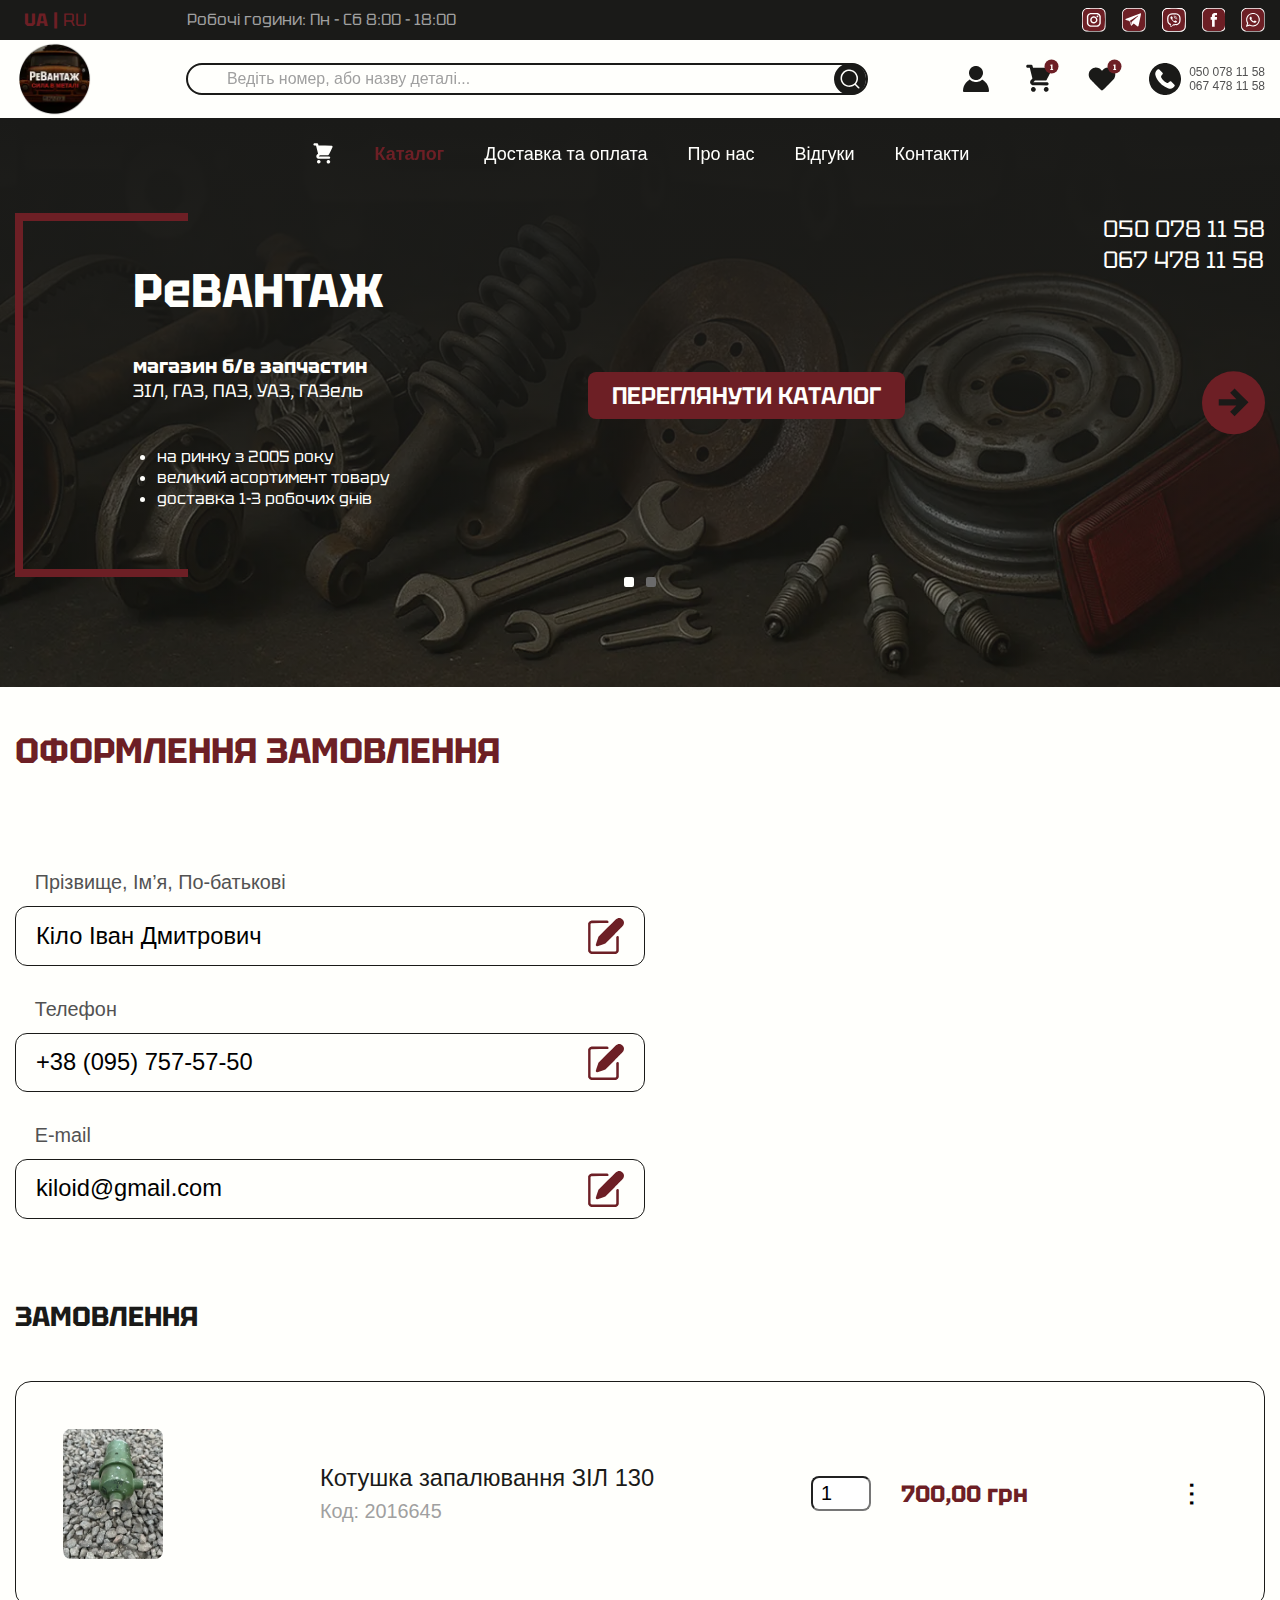
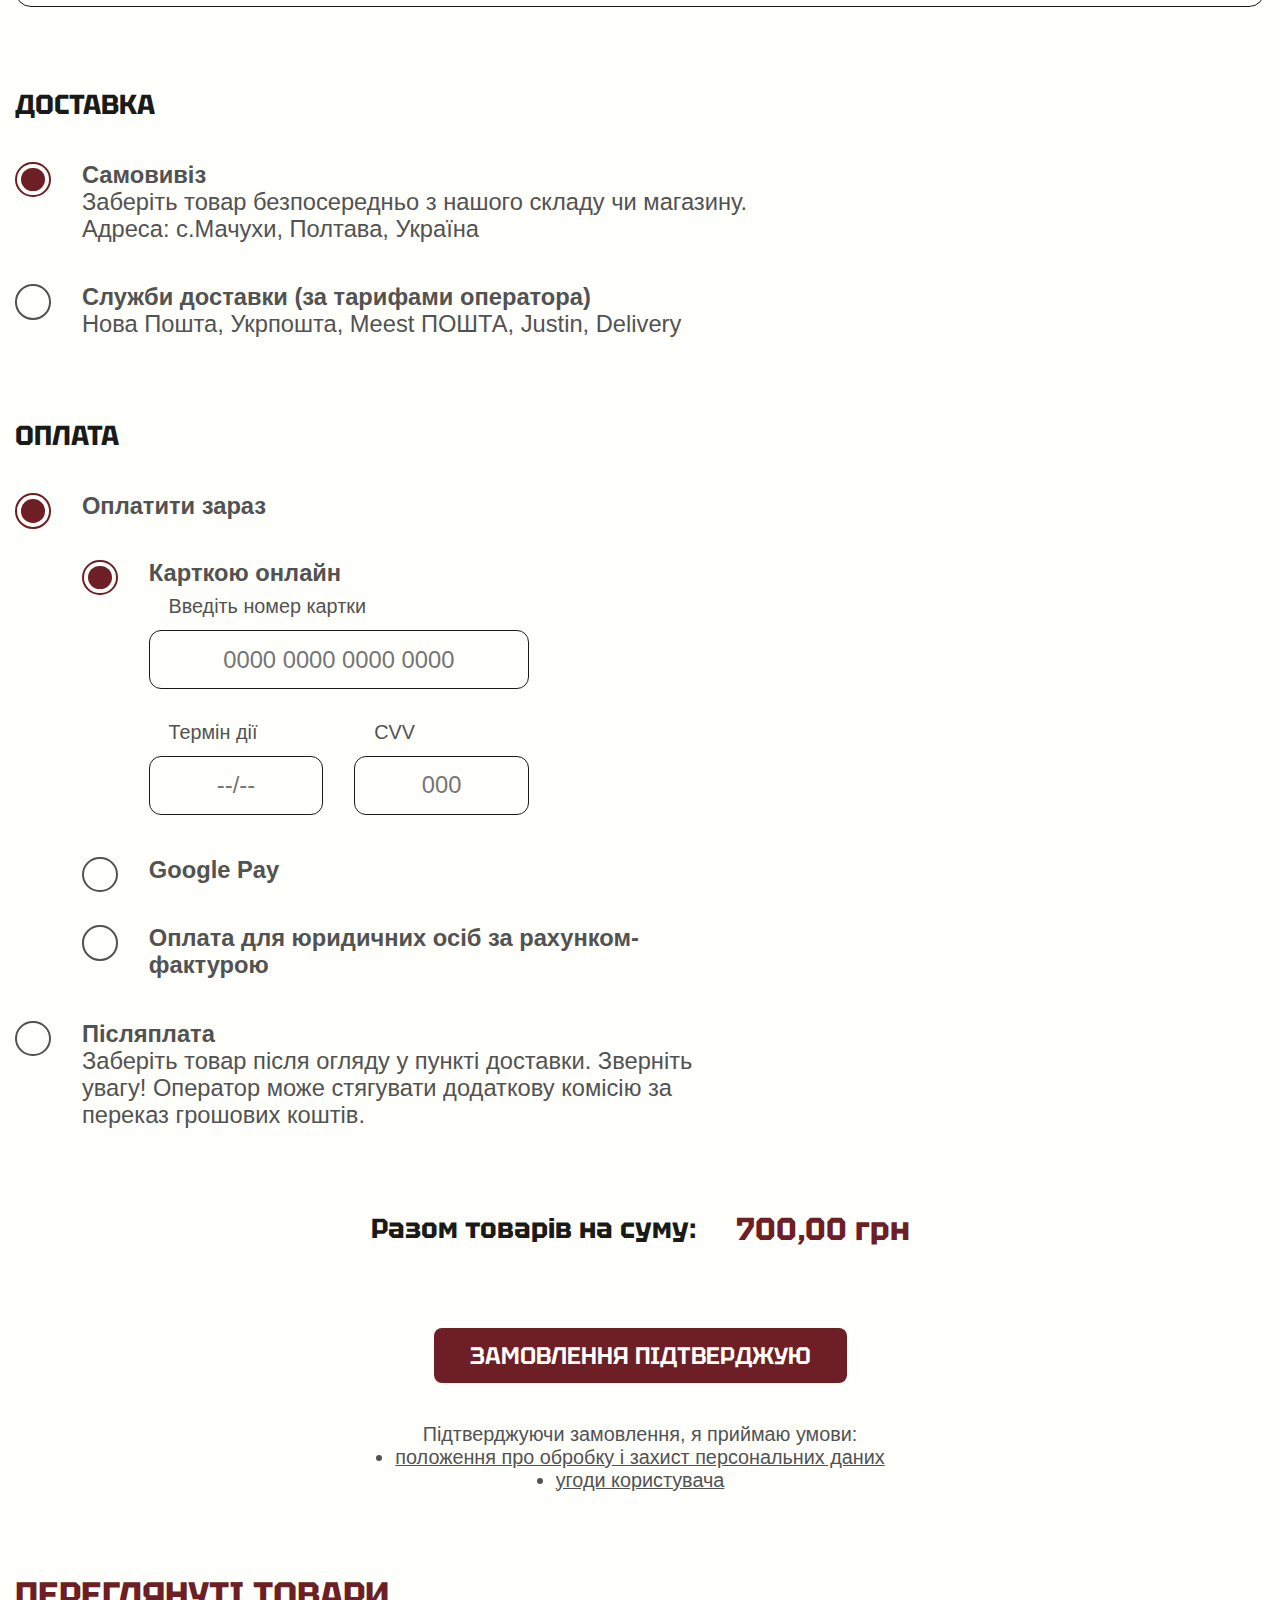
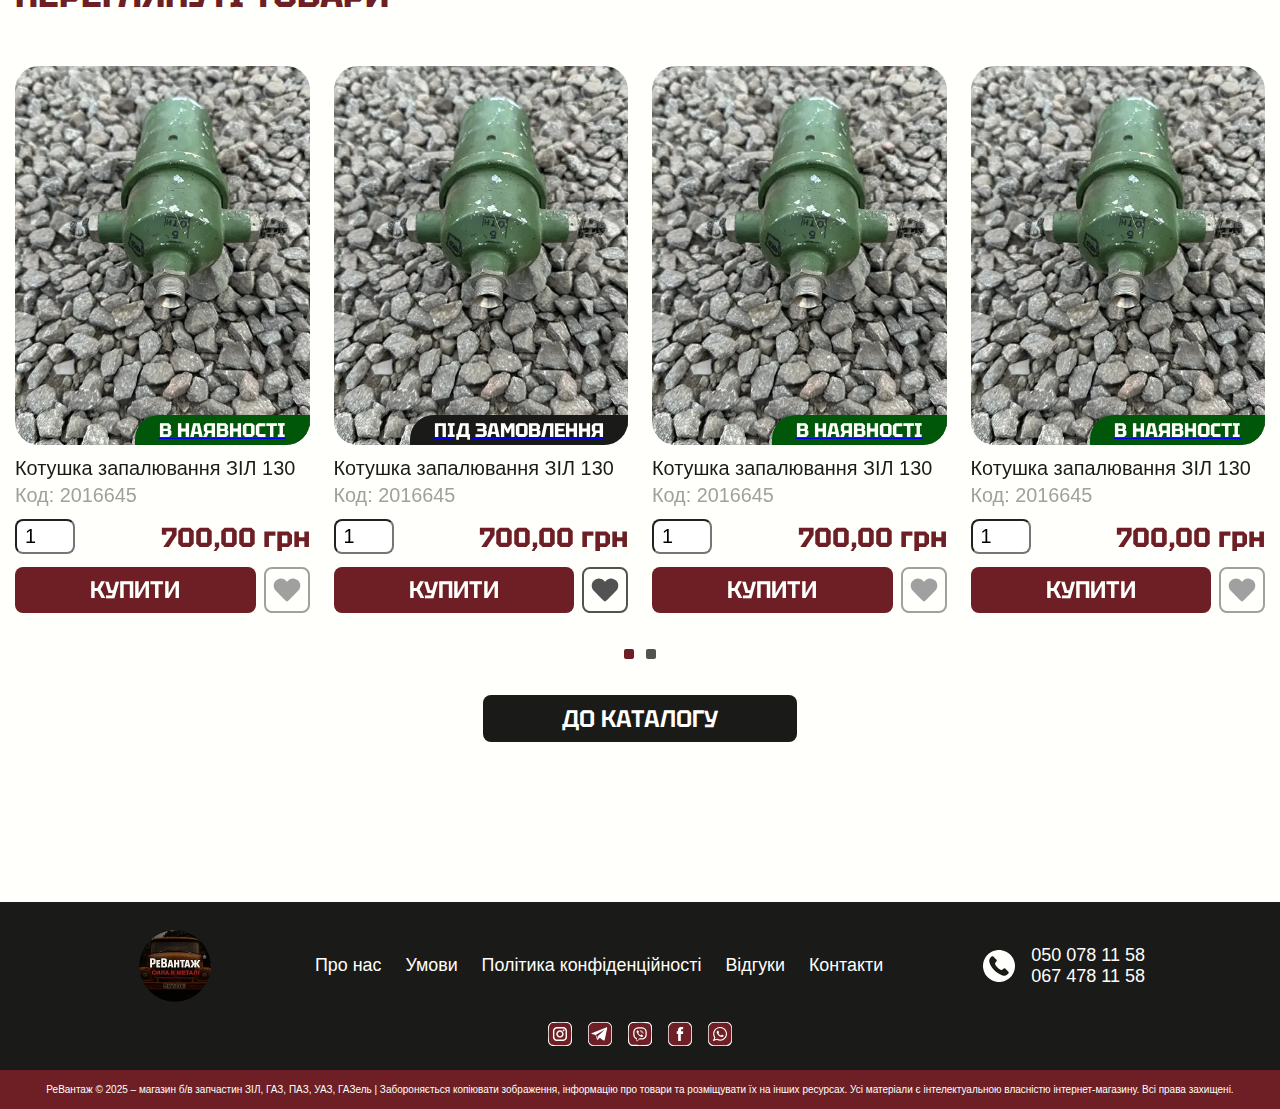
<file: order.html>
<!DOCTYPE html>
<html lang="uk">

<head>
    <meta charset="UTF-8">
    <meta name="viewport" content="width=device-width, initial-scale=1.0">
    <link rel="stylesheet" href="css/style.min.css?_v=20250825120430" />
    <title>РеВантаж</title>
</head>

<body>

    <div class="wrapper">
        <header class="header">
    <div class="header__top">
        <div class="header__container container">
            <div class="header__main">
                <div class="header__lang lang">
                    <a href="#" class="lang__item active">UA</a>
                    <a href="#" class="lang__item">RU</a>
                </div>
                <div class="header__contacts">
                    <div class="header__icon">
                        <svg>
                            <use href="img/icons/icons.svg#phone"></use>
                        </svg>
                    </div>
                    <div class="header__phones">
                        <a href="#" class="header__phone" target="_blank">
                            050 078 11 58
                        </a>
                        <a href="#" class="header__phone" target="_blank">
                            067 478 11 58
                        </a>
                    </div>
                </div>
                <p class="header__hours">Робочі години: Пн - Сб 8:00 - 18:00</p>
                <div class="header__socials">
                    <a href="#" class="header__social header__social_hidden" target="_blank">
                        <svg>
                            <use href="img/icons/icons.svg#instagram"></use>
                        </svg>
                    </a>
                    <a href="#" class="header__social" target="_blank">
                        <svg>
                            <use href="img/icons/icons.svg#telegram"></use>
                        </svg>
                    </a>
                    <a href="#" class="header__social" target="_blank">
                        <svg>
                            <use href="img/icons/icons.svg#viber"></use>
                        </svg>
                    </a>
                    <a href="#" class="header__social header__social_hidden" target="_blank">
                        <svg>
                            <use href="img/icons/icons.svg#facebook"></use>
                        </svg>
                    </a>
                    <a href="#" class="header__social" target="_blank">
                        <svg>
                            <use href="img/icons/icons.svg#whatsapp"></use>
                        </svg>
                    </a>
                </div>
            </div>
        </div>
    </div>
    <div class="header__middle">
        <div class="header__container container">
            <div class="header__body">
                <a href="#" class="header__logo">
                    <picture><source srcset="img/logo.webp" type="image/webp"><img src="img/logo.png" alt="Logo"></picture>
                </a>
                <form action="#" class="header__search">
                    <input type="text" placeholder="Ведіть номер, або назву деталі..." name="search">
                    <button type="submit">
                        <svg>
                            <use href="img/icons/icons.svg#search"></use>
                        </svg>
                    </button>
                </form>
                <div class="header__options">
                    <a href="#" class="header__option" data-modal="auth">
                        <svg>
                            <use href="img/icons/icons.svg#user"></use>
                        </svg>
                    </a>
                    <a href="#" class="header__option" data-modal="cart">
                        <svg>
                            <use href="img/icons/icons.svg#cart"></use>
                        </svg>
                        <span>1</span>
                    </a>
                    <a href="#" class="header__option" data-modal="favorite">
                        <svg>
                            <use href="img/icons/icons.svg#favorite"></use>
                        </svg>
                        <span>1</span>
                    </a>
                    <div class="header__contacts">
                        <div class="header__icon">
                            <svg>
                                <use href="img/icons/icons.svg#phone"></use>
                            </svg>
                        </div>
                        <div class="header__phones">
                            <a href="#" class="header__phone" target="_blank">
                                050 078 11 58
                            </a>
                            <a href="#" class="header__phone" target="_blank">
                                067 478 11 58
                            </a>
                        </div>
                    </div>
                    <button type="button" class="header__menu-icon">
                        <span></span>
                    </button>
                </div>
            </div>
        </div>
    </div>
    <div class="header__menu menu">
        <div class="menu__container container">
            <nav class="menu__body">
                <ul class="menu__list">
                    <li class="menu__item menu__item_desk">
                        <a href="#" class="menu__link">
                            <svg>
                                <use href="img/icons/icons.svg#cart"></use>
                            </svg>
                        </a>
                    </li>
                    <li class="menu__item">
                        <div class="menu__row">
                            <a href="#" class="menu__link active">Каталог</a>
                            <button type="button" class="menu__btn">⯆</button>
                        </div>
                        <div class="menu__submenu submenu">
                            <ul class="submenu__list">
                                <li class="submenu__item">
                                    <a href="#" class="submenu__link">Деталі до ЗІЛ</a>
                                </li>
                                <li class="submenu__item">
                                    <a href="#" class="submenu__link">Деталі до ГАЗ</a>
                                </li>
                                <li class="submenu__item">
                                    <a href="#" class="submenu__link">Деталі до УАЗ</a>
                                </li>
                                <li class="submenu__item">
                                    <a href="#" class="submenu__link">Деталі до ГАЗель</a>
                                </li>
                            </ul>
                        </div>
                    </li>
                    <li class="menu__item">
                        <div class="menu__row">
                            <a href="#" class="menu__link">Доставка та оплата</a>
                        </div>
                    </li>
                    <li class="menu__item">
                        <div class="menu__row">
                            <a href="#" class="menu__link">Про нас</a>
                        </div>
                    </li>
                    <li class="menu__item">
                        <div class="menu__row">
                            <a href="#" class="menu__link">Відгуки</a>
                        </div>
                    </li>
                    <li class="menu__item">
                        <div class="menu__row">
                            <a href="#" class="menu__link">Контакти</a>
                        </div>
                    </li>
                </ul>
            </nav>
            <div class="menu__extra">
                <div class="header__socials">
                    <a href="#" class="header__social" target="_blank">
                        <svg>
                            <use href="img/icons/icons.svg#instagram"></use>
                        </svg>
                    </a>
                    <a href="#" class="header__social" target="_blank">
                        <svg>
                            <use href="img/icons/icons.svg#telegram"></use>
                        </svg>
                    </a>
                    <a href="#" class="header__social" target="_blank">
                        <svg>
                            <use href="img/icons/icons.svg#viber"></use>
                        </svg>
                    </a>
                    <a href="#" class="header__social" target="_blank">
                        <svg>
                            <use href="img/icons/icons.svg#facebook"></use>
                        </svg>
                    </a>
                    <a href="#" class="header__social" target="_blank">
                        <svg>
                            <use href="img/icons/icons.svg#whatsapp"></use>
                        </svg>
                    </a>
                </div>
                <div class="header__lang lang">
                    <a href="#" class="lang__item active">UA</a>
                    <a href="#" class="lang__item">RU</a>
                </div>
            </div>
            <div class="menu__contacts header__contacts">
                <div class="header__icon">
                    <svg>
                        <use href="img/icons/icons.svg#phone"></use>
                    </svg>
                </div>
                <div class="header__phones">
                    <a href="#" class="header__phone" target="_blank">
                        050 078 11 58
                    </a>
                    <a href="#" class="header__phone" target="_blank">
                        067 478 11 58
                    </a>
                </div>
            </div>
        </div>
    </div>
</header>

        <div class="page">

            <section class="main">
                <div class="main__slider">
                    <div class="main__wrapper swiper-wrapper">
                        <div class="main__slide swiper-slide">
                            <div class="main__image">
                                <picture><source srcset="img/main/image.webp" type="image/webp"><img src="img/main/image.png" alt="Image"></picture>
                            </div>
                            <div class="main__container container">
                                <div class="main__body">
                                    <div class="main__text">
                                        <h2>РеВАНТАЖ</h2>
                                        <p>
                                            <b>магазин б/в запчастин</b>
                                            ЗІЛ, ГАЗ, ПАЗ, УАЗ, ГАЗель
                                        </p>
                                        <ul>
                                            <li>на ринку з 2005 року</li>
                                            <li>великий асортимент товару</li>
                                            <li>доставка 1-3 робочих днів</li>
                                        </ul>
                                    </div>
                                    <a href="#" class="main__btn btn_red">ПЕРЕГЛЯНУТИ КАТАЛОГ</a>
                                    <div class="main__phones">
                                        <a href="#" class="main__phone">050 078 11 58</a>
                                        <a href="#" class="main__phone">067 478 11 58</a>
                                    </div>
                                    <div class="main__navigation navigation">
                                        <button type="button" class="navigation__next" title="Next">
                                            <svg>
                                                <use href="img/icons/icons.svg#arrow"></use>
                                            </svg>
                                        </button>
                                    </div>
                                </div>
                            </div>
                        </div>
                        <div class="main__slide swiper-slide">
                            <div class="main__image">
                                <picture><source srcset="img/main/image.webp" type="image/webp"><img src="img/main/image.png" alt="Image"></picture>
                            </div>
                            <div class="main__container container">
                                <div class="main__body">
                                    <div class="main__text">
                                        <h2>РеВАНТАЖ</h2>
                                        <p>
                                            <b>магазин б/в запчастин</b>
                                            ЗІЛ, ГАЗ, ПАЗ, УАЗ, ГАЗель
                                        </p>
                                        <ul>
                                            <li>на ринку з 2005 року</li>
                                            <li>великий асортимент товару</li>
                                            <li>доставка 1-3 робочих днів</li>
                                        </ul>
                                    </div>
                                    <a href="#" class="main__btn btn_red">ПЕРЕГЛЯНУТИ КАТАЛОГ</a>
                                    <div class="main__phones">
                                        <a href="#" class="main__phone">050 078 11 58</a>
                                        <a href="#" class="main__phone">067 478 11 58</a>
                                    </div>
                                    <div class="main__navigation navigation">
                                        <button type="button" class="navigation__next" title="Next">
                                            <svg>
                                                <use href="img/icons/icons.svg#arrow"></use>
                                            </svg>
                                        </button>
                                    </div>
                                </div>
                            </div>
                        </div>
                    </div>
                </div>
                <div class="main__pagination pagination"></div>
            </section>

            <section class="order">
                <div class="order__container container">
                    <div class="order__body">
                        <h2 class="order__title title">оформлення замовлення</h2>
                        <form action="#" class="order__form">
                            <div class="order__section">
                                <span class="order__label">Прізвище, Ім’я, По-батькові</span>
                                <div class="order__input">
                                    <input type="text" name="user-name" value="Кіло Іван Дмитрович">
                                    <div class="order__icon">
                                        <svg>
                                            <use href="img/icons/icons.svg#edit"></use>
                                        </svg>
                                    </div>
                                </div>
                            </div>
                            <div class="order__section">
                                <span class="order__label">Телефон</span>
                                <div class="order__input">
                                    <input type="text" name="user-phone" value="+38 (095) 757-57-50">
                                    <div class="order__icon">
                                        <svg>
                                            <use href="img/icons/icons.svg#edit"></use>
                                        </svg>
                                    </div>
                                </div>
                            </div>
                            <div class="order__section">
                                <span class="order__label">E-mail</span>
                                <div class="order__input">
                                    <input type="text" name="user-email" value="kiloid@gmail.com">
                                    <div class="order__icon">
                                        <svg>
                                            <use href="img/icons/icons.svg#edit"></use>
                                        </svg>
                                    </div>
                                </div>
                            </div>
                        </form>
                        <h3 class="order__subtitle">Замовлення</h3>
                        <ul class="order__list cart__list">
                            <li class="cart__item">
                                <div class="cart__image">
                                    <picture><source srcset="img/catalog/image.webp" type="image/webp"><img src="img/catalog/image.png" alt="Image"></picture>
                                </div>
                                <div class="cart__info">
                                    <div class="cart__name">Котушка запалювання ЗІЛ 130</div>
                                    <div class="cart__code">Код: 2016645</div>
                                </div>
                                <div class="cart__price">
                                    <input type="number" value="1" min="1">
                                    <span>700,00 грн</span>
                                </div>
                                <button type="button" class="cart__options">
                                    <span>...</span>
                                </button>
                            </li>
                        </ul>
                        <h3 class="order__subtitle">Доставка</h3>
                        <div class="order__select">
                            <div class="order__radio radio">
                                <div class="radio__item active">
                                    <p>
                                        <b>Самовивіз</b>
                                        Заберіть товар безпосередньо з нашого складу чи магазину. Адреса: с.Мачухи,
                                        Полтава,
                                        Україна
                                    </p>
                                    <input type="radio" name="pickup" value="self" checked>
                                </div>
                                <div class="radio__item">
                                    <p>
                                        <b>Служби доставки (за тарифами оператора)</b>
                                        Нова Пошта, Укрпошта, Meest ПОШТА, Justin, Delivery
                                    </p>
                                    <input type="radio" name="pickup" value="delivery">
                                    <div class="order__radio radio">
                                        <div class="radio__item active">
                                            <p>
                                                <b>Нова Пошта</b>
                                            </p>
                                            <input type="radio" name="delivery" value="new-post" checked>
                                            <div class="order__offices">
                                                <p>Виберіть відділення</p>
                                                <div class="order__select select">
                                                    <div class="select__container">
                                                        <div class="select__option">
                                                            м. Київ, відділення 10, вул. Соборна, б.1
                                                        </div>
                                                        <div class="select__option">
                                                            м. Київ, відділення 10, вул. Соборна, б.2
                                                        </div>
                                                        <div class="select__option">
                                                            м. Київ, відділення 10, вул. Соборна, б.3
                                                        </div>
                                                        <div class="select__option">
                                                            м. Київ, відділення 10, вул. Соборна, б.4
                                                        </div>
                                                        <div class="select__option">
                                                            м. Київ, відділення 10, вул. Соборна, б.5
                                                        </div>
                                                    </div>
                                                    <div class="select__checked">
                                                        м. Київ, відділення 10, вул. Соборна, б.1
                                                    </div>
                                                    <input type="text"
                                                        value="м. Київ, відділення 10, вул. Соборна, б.1">
                                                </div>
                                            </div>
                                        </div>
                                        <div class="radio__item">
                                            <p>
                                                <b>Delivery</b>
                                            </p>
                                            <input type="radio" name="delivery" value="del">
                                        </div>
                                        <div class="radio__item">
                                            <p>
                                                <b>SAT</b>
                                            </p>
                                            <input type="radio" name="delivery" value="sat">
                                        </div>
                                    </div>
                                </div>
                            </div>
                        </div>
                        <h3 class="order__subtitle">Оплата</h3>
                        <div class="order__select">
                            <div class="order__radio radio">
                                <div class="radio__item active">
                                    <p>
                                        <b>Оплатити зараз</b>
                                    </p>
                                    <input type="radio" name="payment" value="now" checked>
                                    <div class="order__radio radio">
                                        <div class="radio__item active">
                                            <p>
                                                <b>Карткою онлайн</b>
                                            </p>
                                            <input type="radio" name="method" value="card" checked>
                                            <div class="order__card card">
                                                <div class="card__number">
                                                    <span class="card__label">Введіть номер картки</span>
                                                    <input type="text" placeholder="0000 0000 0000 0000"
                                                        name="card-number">
                                                </div>
                                                <div class="card__expired">
                                                    <span class="card__label">Термін дії</span>
                                                    <input type="text" placeholder="--/--" name="card-expired">
                                                </div>
                                                <div class="card__code">
                                                    <span class="card__label">CVV</span>
                                                    <input type="text" placeholder="000" name="card-cvv">
                                                </div>
                                            </div>
                                        </div>
                                        <div class="radio__item">
                                            <p>
                                                <b>Google Pay</b>
                                            </p>
                                            <input type="radio" name="method" value="google">
                                        </div>
                                        <div class="radio__item">
                                            <p>
                                                <b>Оплата для юридичних осіб за рахунком-фактурою</b>
                                            </p>
                                            <input type="radio" name="method" value="iban">
                                        </div>
                                    </div>
                                </div>
                                <div class="radio__item">
                                    <p>
                                        <b>Післяплата</b>
                                        Заберіть товар після огляду у пункті доставки. Зверніть увагу! Оператор може
                                        стягувати додаткову комісію за переказ грошових коштів.
                                    </p>
                                    <input type="radio" name="payment" value="after">
                                </div>
                            </div>
                        </div>
                        <div class="order__total">
                            Разом товарів на суму: <span>700,00 грн</span>
                        </div>
                        <a href="#" class="order__btn btn_red">замовлення підтверджую</a>
                        <div class="order__confirm">
                            <p>Підтверджуючи замовлення, я приймаю умови:</p>
                            <ul>
                                <li><a href="#">положення про обробку і захист персональних даних</a></li>
                                <li><a href="#">угоди користувача</a></li>
                            </ul>
                        </div>
                    </div>
                </div>
            </section>

            <section class="viewed">
                <div class="viewed__container container">
                    <div class="viewed__body">
                        <h2 class="viewed__title title">ПЕРЕГЛЯНУТІ ТОВАРИ</h2>
                        <div class="viewed__slider">
                            <div class="viewed__wrapper swiper-wrapper">
                                <div class="viewed__slide swiper-slide">
                                    <div class="viewed__product product">
                                        <a href="#" class="product__image">
                                            <picture><source srcset="img/catalog/image.webp" type="image/webp"><img src="img/catalog/image.png" alt="Image"></picture>
                                            <div class="product__status">в наявності</div>
                                        </a>
                                        <a href="#" class="product__title">
                                            Котушка запалювання ЗІЛ 130
                                        </a>
                                        <span class="product__code">Код: 2016645</span>
                                        <div class="product__price">
                                            <input type="number" value="1" min="1">
                                            <span>700,00 грн</span>
                                        </div>
                                        <div class="product__btns">
                                            <a href="#" class="product__buy btn_red">
                                                КУПИТИ
                                            </a>
                                            <a href="#" class="product__favorite">
                                                <svg>
                                                    <use href="img/icons/icons.svg#favorite"></use>
                                                </svg>
                                            </a>
                                        </div>
                                    </div>
                                </div>
                                <div class="viewed__slide swiper-slide">
                                    <div class="viewed__product product viewed__product product_order">
                                        <a href="#" class="product__image">
                                            <picture><source srcset="img/catalog/image.webp" type="image/webp"><img src="img/catalog/image.png" alt="Image"></picture>
                                            <div class="product__status">під замовлення</div>
                                        </a>
                                        <a href="#" class="product__title">
                                            Котушка запалювання ЗІЛ 130
                                        </a>
                                        <span class="product__code">Код: 2016645</span>
                                        <div class="product__price">
                                            <input type="number" value="1" min="1">
                                            <span>700,00 грн</span>
                                        </div>
                                        <div class="product__btns">
                                            <a href="#" class="product__buy btn_red">
                                                КУПИТИ
                                            </a>
                                            <a href="#" class="product__favorite active">
                                                <svg>
                                                    <use href="img/icons/icons.svg#favorite"></use>
                                                </svg>
                                            </a>
                                        </div>
                                    </div>
                                </div>
                                <div class="viewed__slide swiper-slide">
                                    <div class="viewed__product product">
                                        <a href="#" class="product__image">
                                            <picture><source srcset="img/catalog/image.webp" type="image/webp"><img src="img/catalog/image.png" alt="Image"></picture>
                                            <div class="product__status">в наявності</div>
                                        </a>
                                        <a href="#" class="product__title">
                                            Котушка запалювання ЗІЛ 130
                                        </a>
                                        <span class="product__code">Код: 2016645</span>
                                        <div class="product__price">
                                            <input type="number" value="1" min="1">
                                            <span>700,00 грн</span>
                                        </div>
                                        <div class="product__btns">
                                            <a href="#" class="product__buy btn_red">
                                                КУПИТИ
                                            </a>
                                            <a href="#" class="product__favorite">
                                                <svg>
                                                    <use href="img/icons/icons.svg#favorite"></use>
                                                </svg>
                                            </a>
                                        </div>
                                    </div>
                                </div>
                                <div class="viewed__slide swiper-slide">
                                    <div class="viewed__product product">
                                        <a href="#" class="product__image">
                                            <picture><source srcset="img/catalog/image.webp" type="image/webp"><img src="img/catalog/image.png" alt="Image"></picture>
                                            <div class="product__status">в наявності</div>
                                        </a>
                                        <a href="#" class="product__title">
                                            Котушка запалювання ЗІЛ 130
                                        </a>
                                        <span class="product__code">Код: 2016645</span>
                                        <div class="product__price">
                                            <input type="number" value="1" min="1">
                                            <span>700,00 грн</span>
                                        </div>
                                        <div class="product__btns">
                                            <a href="#" class="product__buy btn_red">
                                                КУПИТИ
                                            </a>
                                            <a href="#" class="product__favorite">
                                                <svg>
                                                    <use href="img/icons/icons.svg#favorite"></use>
                                                </svg>
                                            </a>
                                        </div>
                                    </div>
                                </div>
                                <div class="viewed__slide swiper-slide">
                                    <div class="viewed__product product">
                                        <a href="#" class="product__image">
                                            <picture><source srcset="img/catalog/image.webp" type="image/webp"><img src="img/catalog/image.png" alt="Image"></picture>
                                            <div class="product__status">в наявності</div>
                                        </a>
                                        <a href="#" class="product__title">
                                            Котушка запалювання ЗІЛ 130
                                        </a>
                                        <span class="product__code">Код: 2016645</span>
                                        <div class="product__price">
                                            <input type="number" value="1" min="1">
                                            <span>700,00 грн</span>
                                        </div>
                                        <div class="product__btns">
                                            <a href="#" class="product__buy btn_red">
                                                КУПИТИ
                                            </a>
                                            <a href="#" class="product__favorite">
                                                <svg>
                                                    <use href="img/icons/icons.svg#favorite"></use>
                                                </svg>
                                            </a>
                                        </div>
                                    </div>
                                </div>
                            </div>
                        </div>
                        <div class="viewed__pagination pagination"></div>
                        <a href="#" class="viewed__btn btn_black">ДО КАТАЛОГУ</a>
                    </div>
                </div>
            </section>

        </div>

        <footer class="footer">
    <div class="footer__top">
        <div class="footer__container container">
            <div class="footer__main">
                <a href="#" class="footer__logo">
                    <picture><source srcset="img/logo.webp" type="image/webp"><img src="img/logo.png" alt="Logo"></picture>
                </a>
                <div class="footer__menu menu-footer">
                    <nav class="menu-footer__body">
                        <ul class="menu-footer__list">
                            <li class="menu-footer__item"><a href="#" class="menu-footer__link">Про нас</a></li>
                            <li class="menu-footer__item"><a href="#" class="menu-footer__link">Умови</a></li>
                            <li class="menu-footer__item"><a href="#" class="menu-footer__link">Політика
                                    конфіденційності</a></li>
                            <li class="menu-footer__item"><a href="#" class="menu-footer__link">Відгуки</a></li>
                            <li class="menu-footer__item"><a href="#" class="menu-footer__link">Контакти</a></li>
                        </ul>
                    </nav>
                </div>
                <div class="footer__contacts">
                    <div class="footer__icon">
                        <svg>
                            <use href="img/icons/icons.svg#phone"></use>
                        </svg>
                    </div>
                    <div class="footer__phones">
                        <a href="#" class="footer__phone">050 078 11 58</a>
                        <a href="#" class="footer__phone">067 478 11 58</a>
                    </div>
                </div>
                <div class="footer__socials">
                    <a href="#" class="footer__social" target="_blank" title="">
                        <svg>
                            <use href="img/icons/icons.svg#instagram"></use>
                        </svg>
                    </a>
                    <a href="#" class="footer__social" target="_blank" title="">
                        <svg>
                            <use href="img/icons/icons.svg#telegram"></use>
                        </svg>
                    </a>
                    <a href="#" class="footer__social" target="_blank" title="">
                        <svg>
                            <use href="img/icons/icons.svg#viber"></use>
                        </svg>
                    </a>
                    <a href="#" class="footer__social" target="_blank" title="">
                        <svg>
                            <use href="img/icons/icons.svg#facebook"></use>
                        </svg>
                    </a>
                    <a href="#" class="footer__social" target="_blank" title="">
                        <svg>
                            <use href="img/icons/icons.svg#whatsapp"></use>
                        </svg>
                    </a>
                </div>
            </div>
        </div>
    </div>
    <div class="footer__bottom">
        <div class="footer__container container">
            <p class="footer__rights">
                РеВантаж © 2025 – магазин б/в запчастин ЗІЛ, ГАЗ, ПАЗ, УАЗ, ГАЗель | Забороняється копіювати зображення,
                інформацію про товари та розміщувати їх на інших ресурсах. Усі матеріали є інтелектуальною власністю
                інтернет-магазину. Всі права захищені.
            </p>
        </div>
    </div>
</footer>
    </div>

    <div class="modal" id="cart">
    <div class="modal__wrapper">
        <div class="modal__content">
            <div class="modal__header">
                <h2 class="modal__title title">кошик</h2>
                <button type="button" class="modal__close" data-modal-close></button>
            </div>
            <div class="modal__body">
                <div class="modal__cart cart">
                    <ul class="cart__list">
                        <li class="cart__item">
                            <div class="cart__image">
                                <picture><source srcset="img/catalog/image.webp" type="image/webp"><img src="img/catalog/image.png" alt="Image"></picture>
                            </div>
                            <div class="cart__info">
                                <div class="cart__name">Котушка запалювання ЗІЛ 130</div>
                                <div class="cart__code">Код: 2016645</div>
                            </div>
                            <div class="cart__price">
                                <input type="number" value="1" min="1">
                                <span>700,00 грн</span>
                            </div>
                            <button type="button" class="cart__options">
                                <span>...</span>
                            </button>
                        </li>
                    </ul>
                    <div class="cart__total"> 700,00 грн</div>
                    <a href="#" class="cart__btn btn_red">оформити замовлення</a>
                    <button type="button" class="cart__btn btn_white" data-modal-close>
                        продовжити покупки
                    </button>
                </div>
            </div>
        </div>
    </div>
</div>

<div class="modal" id="favorite">
    <div class="modal__wrapper">
        <div class="modal__content">
            <div class="modal__header">
                <h2 class="modal__title title">бажане</h2>
                <button type="button" class="modal__close" data-modal-close></button>
            </div>
            <div class="modal__body">
                <div class="modal__favorite favorite">
                    <ul class="favorite__list">
                        <li class="favorite__product product">
                            <a href="#" class="product__image">
                                <picture><source srcset="img/catalog/image.webp" type="image/webp"><img src="img/catalog/image.png" alt="Image"></picture>
                                <div class="product__status">В наявності</div>
                            </a>
                            <a href="#" class="product__title">
                                Котушка запалювання ЗІЛ 130
                            </a>
                            <span class="product__code">Код: 2016645</span>
                            <div class="product__price">
                                <input type="number" value="1" min="1">
                                <span>700,00 грн</span>
                            </div>
                            <div class="product__btns">
                                <a href="#" class="product__buy btn_red">
                                    КУПИТИ
                                </a>
                                <a href="#" class="product__favorite active">
                                    <svg>
                                        <use href="img/icons/icons.svg#favorite"></use>
                                    </svg>
                                </a>
                            </div>
                        </li>
                        <li class="favorite__product product">
                            <a href="#" class="product__image">
                                <picture><source srcset="img/catalog/image.webp" type="image/webp"><img src="img/catalog/image.png" alt="Image"></picture>
                                <div class="product__status">В наявності</div>
                            </a>
                            <a href="#" class="product__title">
                                Котушка запалювання ЗІЛ 130
                            </a>
                            <span class="product__code">Код: 2016645</span>
                            <div class="product__price">
                                <input type="number" value="1" min="1">
                                <span>700,00 грн</span>
                            </div>
                            <div class="product__btns">
                                <a href="#" class="product__buy btn_red">
                                    КУПИТИ
                                </a>
                                <a href="#" class="product__favorite active">
                                    <svg>
                                        <use href="img/icons/icons.svg#favorite"></use>
                                    </svg>
                                </a>
                            </div>
                        </li>
                        <li class="favorite__product product">
                            <a href="#" class="product__image">
                                <picture><source srcset="img/catalog/image.webp" type="image/webp"><img src="img/catalog/image.png" alt="Image"></picture>
                                <div class="product__status">В наявності</div>
                            </a>
                            <a href="#" class="product__title">
                                Котушка запалювання ЗІЛ 130
                            </a>
                            <span class="product__code">Код: 2016645</span>
                            <div class="product__price">
                                <input type="number" value="1" min="1">
                                <span>700,00 грн</span>
                            </div>
                            <div class="product__btns">
                                <a href="#" class="product__buy btn_red">
                                    КУПИТИ
                                </a>
                                <a href="#" class="product__favorite active">
                                    <svg>
                                        <use href="img/icons/icons.svg#favorite"></use>
                                    </svg>
                                </a>
                            </div>
                        </li>
                        <li class="favorite__product product">
                            <a href="#" class="product__image">
                                <picture><source srcset="img/catalog/image.webp" type="image/webp"><img src="img/catalog/image.png" alt="Image"></picture>
                                <div class="product__status">В наявності</div>
                            </a>
                            <a href="#" class="product__title">
                                Котушка запалювання ЗІЛ 130
                            </a>
                            <span class="product__code">Код: 2016645</span>
                            <div class="product__price">
                                <input type="number" value="1" min="1">
                                <span>700,00 грн</span>
                            </div>
                            <div class="product__btns">
                                <a href="#" class="product__buy btn_red">
                                    КУПИТИ
                                </a>
                                <a href="#" class="product__favorite active">
                                    <svg>
                                        <use href="img/icons/icons.svg#favorite"></use>
                                    </svg>
                                </a>
                            </div>
                        </li>
                    </ul>
                    <a href="#" class="favorite__btn btn_black">переглянути каталог</a>
                </div>
            </div>
        </div>
    </div>
</div>

<div class="modal" id="auth">
    <div class="modal__wrapper">
        <div class="modal__content">
            <div class="modal__header">
                <h2 class="modal__title title">ВХід | реєстрація</h2>
                <button type="button" class="modal__close" data-modal-close></button>
            </div>
            <div class="modal__body">
                <div class="modal__auth auth">
                    <h3 class="auth__title">Маєте обліковий запис? <span>Вхід</span></h3>
                    <form action="#" class="auth__form">
                        <div class="auth__section">
                            <span class="auth__label">Введіть номер телефону</span>
                            <div class="auth__input">
                                <input type="text" name="user-phone" value="+38 (0">
                            </div>
                        </div>
                        <div class="auth__section">
                            <span class="auth__label">Введіть пароль</span>
                            <div class="auth__input">
                                <input type="password" name="user-pass">
                                <button type="button" class="auth__switcher">
                                    <svg>
                                        <use href="img/icons/icons.svg#eye"></use>
                                    </svg>
                                </button>
                            </div>
                        </div>
                        <button type="submit" class="auth__btn btn_red">увійти</button>
                    </form>
                </div>
                <div class="modal__auth auth">
                    <h3 class="auth__title auth__title_reg"><span>Зареєструватись</span></h3>
                    <form action="#" class="auth__form">
                        <div class="auth__section">
                            <span class="auth__label">Введіть прізвище та ім’я</span>
                            <div class="auth__input">
                                <input type="text" name="user-name">
                            </div>
                        </div>
                        <div class="auth__section">
                            <span class="auth__label">Введіть номер телефону</span>
                            <div class="auth__input">
                                <input type="text" name="user-phone" value="+38 (0">
                            </div>
                        </div>
                        <div class="auth__section">
                            <span class="auth__label">Придумайте пароль</span>
                            <div class="auth__input">
                                <input type="password" name="user-pass">
                                <button type="button" class="auth__switcher">
                                    <svg>
                                        <use href="img/icons/icons.svg#eye"></use>
                                    </svg>
                                </button>
                            </div>
                        </div>
                        <div class="auth__section">
                            <span class="auth__label">Повторіть пароль</span>
                            <div class="auth__input">
                                <input type="password" name="user-confirm">
                                <button type="button" class="auth__switcher">
                                    <svg>
                                        <use href="img/icons/icons.svg#eye"></use>
                                    </svg>
                                </button>
                            </div>
                        </div>
                        <div class="auth__section">
                            <span class="auth__label">Введіть 6-значний код підтвердження з SMS</span>
                            <div class="auth__input">
                                <input type="text" name="user-code">
                            </div>
                        </div>
                        <button type="submit" class="auth__btn btn_black">Зареєструватись</button>
                    </form>
                </div>
            </div>
        </div>
    </div>
</div>

<div class="modal" id="review">
    <div class="modal__wrapper">
        <div class="modal__content">
            <div class="modal__header">
                <h2 class="modal__title title">Залишити відгук</h2>
                <button type="button" class="modal__close" data-modal-close></button>
            </div>
            <div class="modal__body">
                <div class="modal__review review">
                    <div class="review__body">
                        <div class="review__info">
                            <p><b>Замовлення</b></p>
                            <p><span>№3652682</span> від <time datetime="2025-06-05">05.06.2025</time></p>
                            <p>Котушка запалювання ЗІЛ 130</p>
                        </div>
                        <div class="review__status">
                            <span>Виконано</span>
                            <time datetime="2025-06-06">06.06.2025</time>
                        </div>
                    </div>
                    <form action="#" class="review__form">
                        <div class="review__input">
                            <span class="review__label">Напишіть свої враження від співпраці з нами</span>
                            <textarea></textarea>
                        </div>
                        <button type="submit" class="review__btn btn_red">
                            Відправити
                        </button>
                    </form>
                </div>
            </div>
        </div>
    </div>
</div>

    <script src="js/app.min.js?_v=20250825120430"></script>
</body>

</html>
</file>
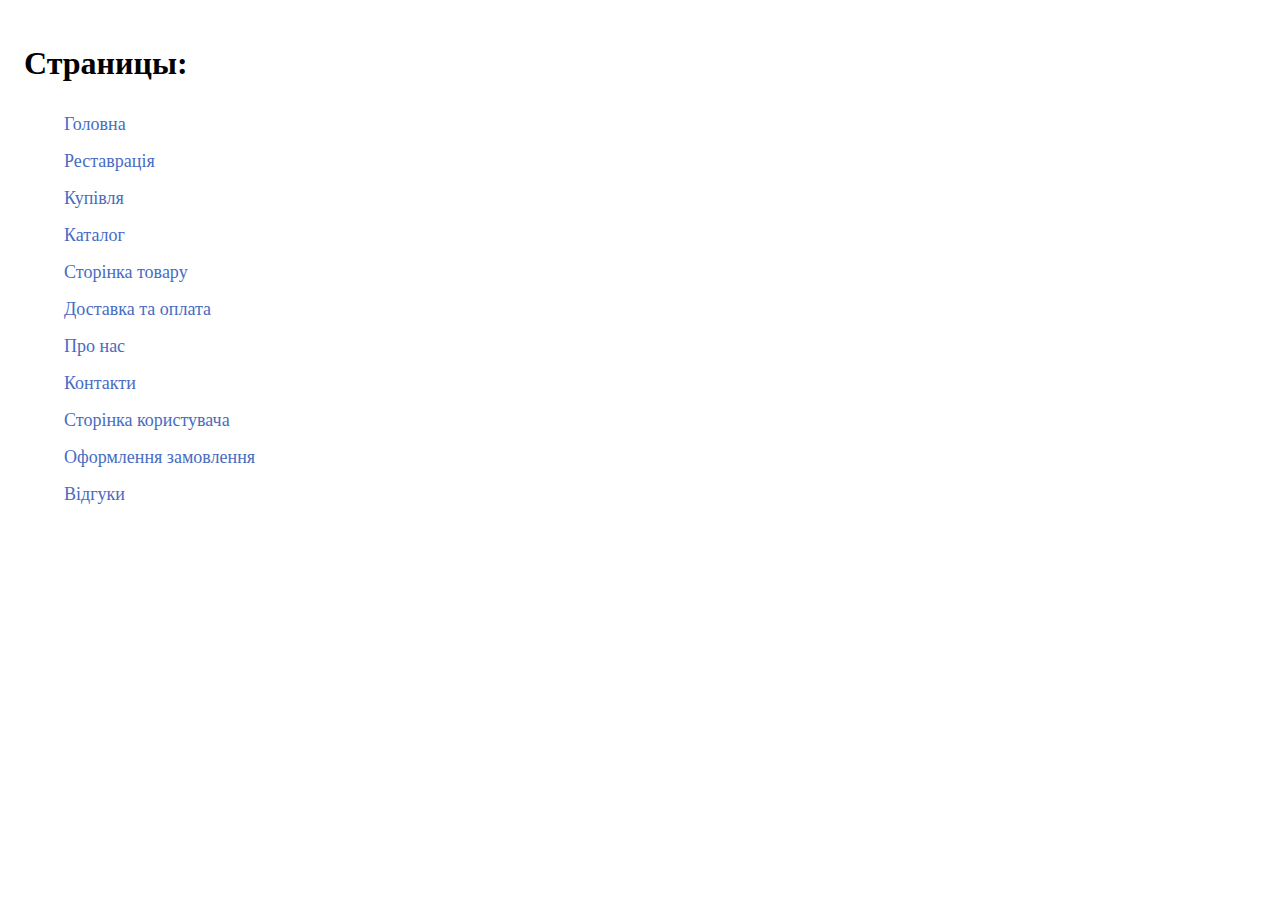
<file: pages.html>
<!DOCTYPE html>
<html lang="uk">

<head>
    <meta charset="UTF-8">
    <meta name="viewport" content="width=device-width, initial-scale=1.0">
    <title>Сторінки:</title>
    <style>
        body {
            margin: 0;
            padding: 24px;
        }

        ul {
            margin-top: 32px;
            list-style: none;
        }

        li:not(:last-child) {
            margin-bottom: 16px;
        }

        a {
            color: #476cc2;
            text-decoration: none;
            font-size: 18px;
        }
    </style>
</head>

<body>
    <h1>Страницы:</h1>
    <ul>
        <li><a href="index.html">Головна</a></li>
        <li><a href="restavration.html">Реставрація</a></li>
        <li><a href="buy.html">Купівля</a></li>
        <li><a href="catalog.html">Каталог</a></li>
        <li><a href="product.html">Сторінка товару</a></li>
        <li><a href="delivery.html">Доставка та оплата</a></li>
        <li><a href="about.html">Про нас</a></li>
        <li><a href="contacts.html">Контакти</a></li>
        <li><a href="profile.html">Сторінка користувача</a></li>
        <li><a href="order.html">Оформлення замовлення</a></li>
        <li><a href="reviews.html">Відгуки</a></li>
    </ul>
</body>

</html>
</file>
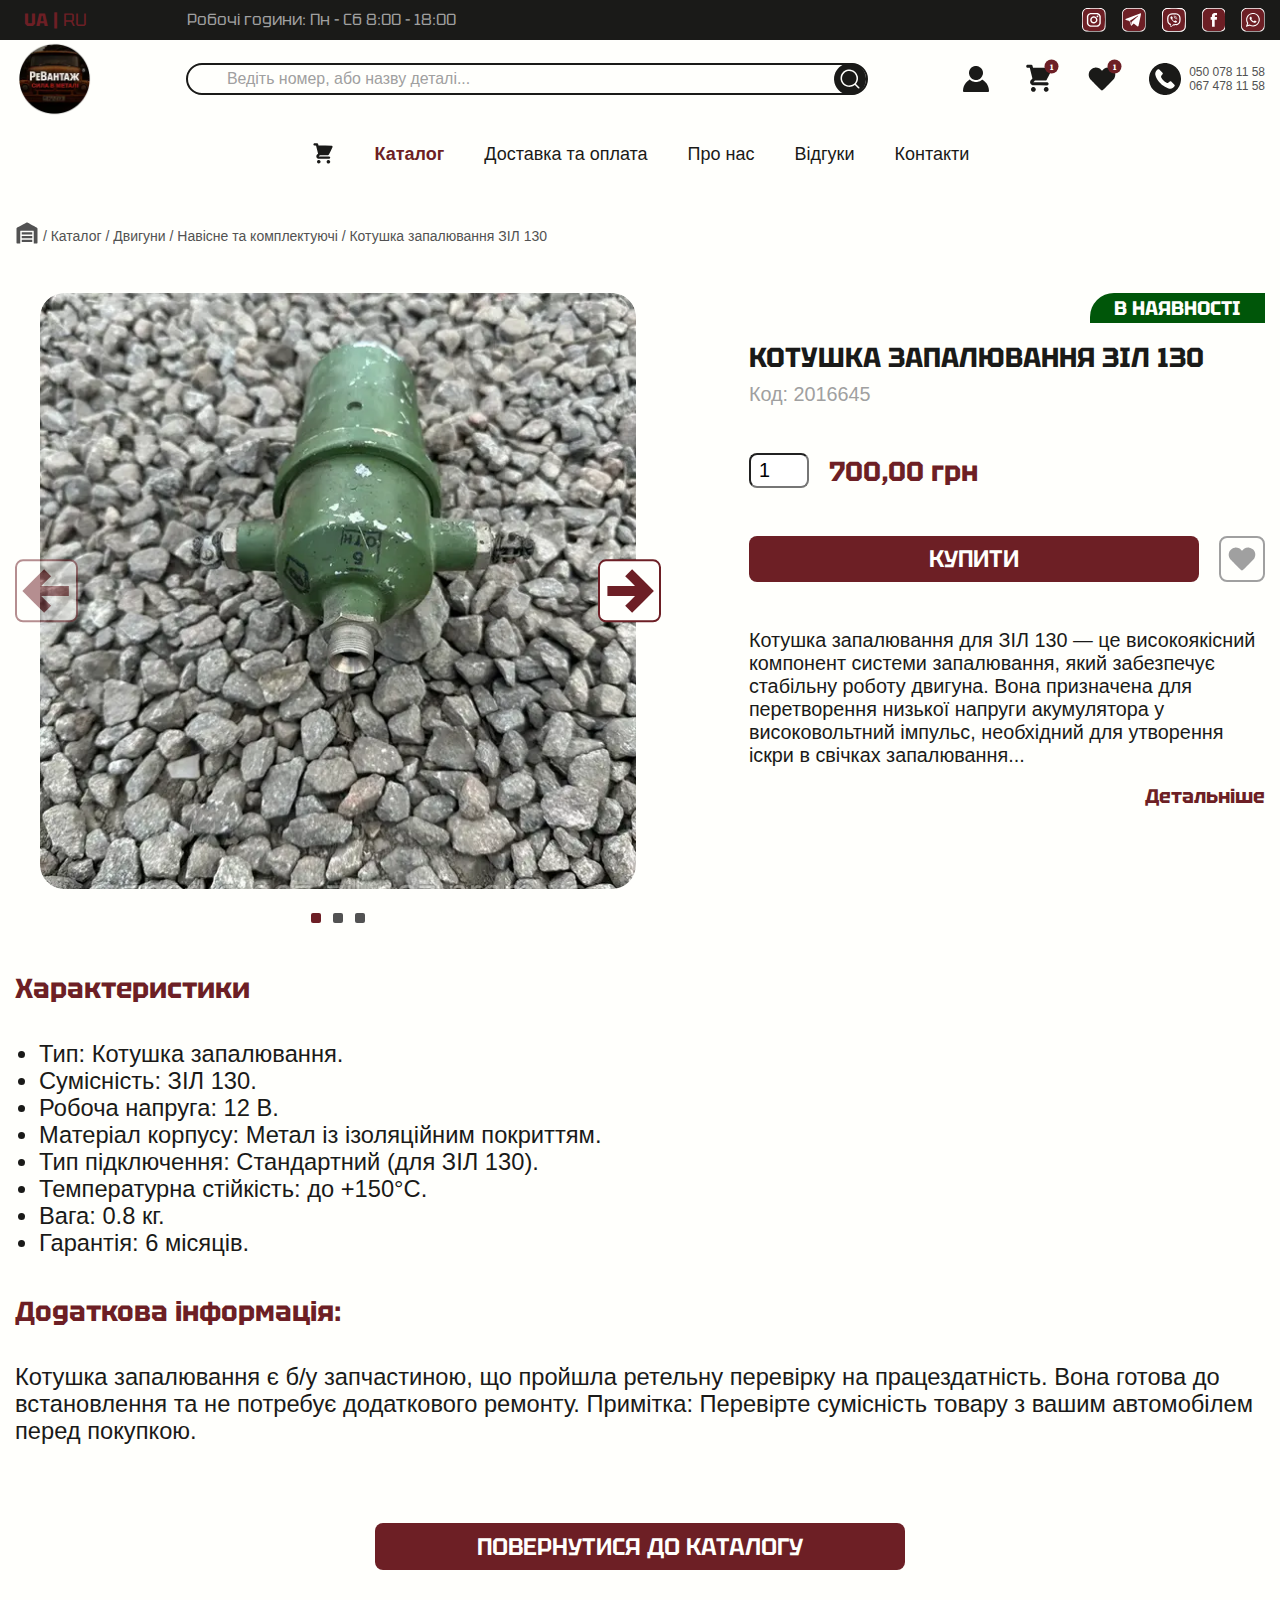
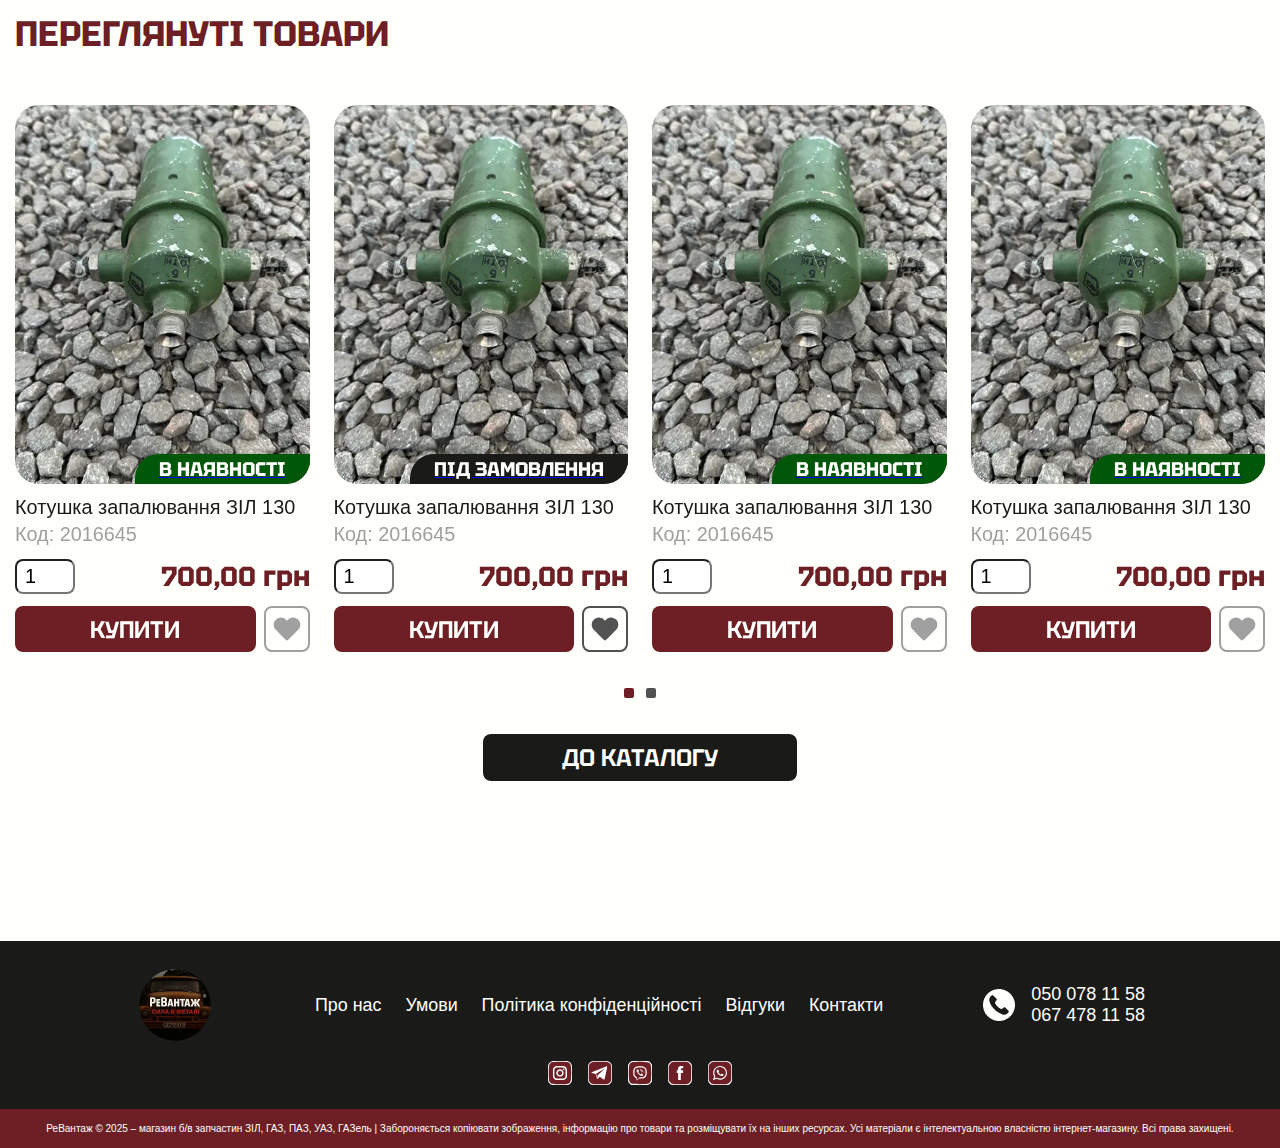
<file: product.html>
<!DOCTYPE html>
<html lang="uk">

<head>
    <meta charset="UTF-8">
    <meta name="viewport" content="width=device-width, initial-scale=1.0">
    <link rel="stylesheet" href="css/style.min.css?_v=20250825120430" />
    <title>РеВантаж</title>
</head>

<body>

    <div class="wrapper">
        <header class="header header_black">
    <div class="header__top">
        <div class="header__container container">
            <div class="header__main">
                <div class="header__lang lang">
                    <a href="#" class="lang__item active">UA</a>
                    <a href="#" class="lang__item">RU</a>
                </div>
                <div class="header__contacts">
                    <div class="header__icon">
                        <svg>
                            <use href="img/icons/icons.svg#phone"></use>
                        </svg>
                    </div>
                    <div class="header__phones">
                        <a href="#" class="header__phone" target="_blank">
                            050 078 11 58
                        </a>
                        <a href="#" class="header__phone" target="_blank">
                            067 478 11 58
                        </a>
                    </div>
                </div>
                <p class="header__hours">Робочі години: Пн - Сб 8:00 - 18:00</p>
                <div class="header__socials">
                    <a href="#" class="header__social header__social_hidden" target="_blank">
                        <svg>
                            <use href="img/icons/icons.svg#instagram"></use>
                        </svg>
                    </a>
                    <a href="#" class="header__social" target="_blank">
                        <svg>
                            <use href="img/icons/icons.svg#telegram"></use>
                        </svg>
                    </a>
                    <a href="#" class="header__social" target="_blank">
                        <svg>
                            <use href="img/icons/icons.svg#viber"></use>
                        </svg>
                    </a>
                    <a href="#" class="header__social header__social_hidden" target="_blank">
                        <svg>
                            <use href="img/icons/icons.svg#facebook"></use>
                        </svg>
                    </a>
                    <a href="#" class="header__social" target="_blank">
                        <svg>
                            <use href="img/icons/icons.svg#whatsapp"></use>
                        </svg>
                    </a>
                </div>
            </div>
        </div>
    </div>
    <div class="header__middle">
        <div class="header__container container">
            <div class="header__body">
                <a href="#" class="header__logo">
                    <picture><source srcset="img/logo.webp" type="image/webp"><img src="img/logo.png" alt="Logo"></picture>
                </a>
                <form action="#" class="header__search">
                    <input type="text" placeholder="Ведіть номер, або назву деталі..." name="search">
                    <button type="submit">
                        <svg>
                            <use href="img/icons/icons.svg#search"></use>
                        </svg>
                    </button>
                </form>
                <div class="header__options">
                    <a href="#" class="header__option" data-modal="auth">
                        <svg>
                            <use href="img/icons/icons.svg#user"></use>
                        </svg>
                    </a>
                    <a href="#" class="header__option" data-modal="cart">
                        <svg>
                            <use href="img/icons/icons.svg#cart"></use>
                        </svg>
                        <span>1</span>
                    </a>
                    <a href="#" class="header__option" data-modal="favorite">
                        <svg>
                            <use href="img/icons/icons.svg#favorite"></use>
                        </svg>
                        <span>1</span>
                    </a>
                    <div class="header__contacts">
                        <div class="header__icon">
                            <svg>
                                <use href="img/icons/icons.svg#phone"></use>
                            </svg>
                        </div>
                        <div class="header__phones">
                            <a href="#" class="header__phone" target="_blank">
                                050 078 11 58
                            </a>
                            <a href="#" class="header__phone" target="_blank">
                                067 478 11 58
                            </a>
                        </div>
                    </div>
                    <button type="button" class="header__menu-icon">
                        <span></span>
                    </button>
                </div>
            </div>
        </div>
    </div>
    <div class="header__menu menu">
        <div class="menu__container container">
            <nav class="menu__body">
                <ul class="menu__list">
                    <li class="menu__item menu__item_desk">
                        <a href="#" class="menu__link">
                            <svg>
                                <use href="img/icons/icons.svg#cart"></use>
                            </svg>
                        </a>
                    </li>
                    <li class="menu__item">
                        <div class="menu__row">
                            <a href="#" class="menu__link active">Каталог</a>
                            <button type="button" class="menu__btn">⯆</button>
                        </div>
                        <div class="menu__submenu submenu">
                            <ul class="submenu__list">
                                <li class="submenu__item">
                                    <a href="#" class="submenu__link">Деталі до ЗІЛ</a>
                                </li>
                                <li class="submenu__item">
                                    <a href="#" class="submenu__link">Деталі до ГАЗ</a>
                                </li>
                                <li class="submenu__item">
                                    <a href="#" class="submenu__link">Деталі до УАЗ</a>
                                </li>
                                <li class="submenu__item">
                                    <a href="#" class="submenu__link">Деталі до ГАЗель</a>
                                </li>
                            </ul>
                        </div>
                    </li>
                    <li class="menu__item">
                        <div class="menu__row">
                            <a href="#" class="menu__link">Доставка та оплата</a>
                        </div>
                    </li>
                    <li class="menu__item">
                        <div class="menu__row">
                            <a href="#" class="menu__link">Про нас</a>
                        </div>
                    </li>
                    <li class="menu__item">
                        <div class="menu__row">
                            <a href="#" class="menu__link">Відгуки</a>
                        </div>
                    </li>
                    <li class="menu__item">
                        <div class="menu__row">
                            <a href="#" class="menu__link">Контакти</a>
                        </div>
                    </li>
                </ul>
            </nav>
            <div class="menu__extra">
                <div class="header__socials">
                    <a href="#" class="header__social" target="_blank">
                        <svg>
                            <use href="img/icons/icons.svg#instagram"></use>
                        </svg>
                    </a>
                    <a href="#" class="header__social" target="_blank">
                        <svg>
                            <use href="img/icons/icons.svg#telegram"></use>
                        </svg>
                    </a>
                    <a href="#" class="header__social" target="_blank">
                        <svg>
                            <use href="img/icons/icons.svg#viber"></use>
                        </svg>
                    </a>
                    <a href="#" class="header__social" target="_blank">
                        <svg>
                            <use href="img/icons/icons.svg#facebook"></use>
                        </svg>
                    </a>
                    <a href="#" class="header__social" target="_blank">
                        <svg>
                            <use href="img/icons/icons.svg#whatsapp"></use>
                        </svg>
                    </a>
                </div>
                <div class="header__lang lang">
                    <a href="#" class="lang__item active">UA</a>
                    <a href="#" class="lang__item">RU</a>
                </div>
            </div>
            <div class="menu__contacts header__contacts">
                <div class="header__icon">
                    <svg>
                        <use href="img/icons/icons.svg#phone"></use>
                    </svg>
                </div>
                <div class="header__phones">
                    <a href="#" class="header__phone" target="_blank">
                        050 078 11 58
                    </a>
                    <a href="#" class="header__phone" target="_blank">
                        067 478 11 58
                    </a>
                </div>
            </div>
        </div>
    </div>
</header>

        <div class="page">

            <section class="breadcrumbs">
                <div class="breadcrumbs__container container">
                    <div class="breadcrumbs__body">
                        <a href="#" class="breadcrumbs__item">
                            <svg>
                                <use href="img/icons/icons.svg#home"></use>
                            </svg>
                        </a>
                        <a href="#" class="breadcrumbs__item">Каталог</a>
                        <a href="#" class="breadcrumbs__item">Двигуни</a>
                        <a href="#" class="breadcrumbs__item">Навісне та комплектуючі</a>
                        <span class="breadcrumbs__item">Котушка запалювання ЗІЛ 130</span>
                    </div>
                </div>
            </section>

            <section class="item">
                <div class="item__container container">
                    <h1 class="item__title">Котушка запалювання ЗІЛ 130</h1>
                    <div class="item__code">Код: 2016645</div>
                    <div class="item__body">
                        <div class="item__main">
                            <div class="item__graph">
                                <div class="item__slider">
                                    <div class="item__wrapper swiper-wrapper">
                                        <div class="item__slide swiper-slide">
                                            <picture><source srcset="img/catalog/image.webp" type="image/webp"><img src="img/catalog/image.png" alt="Image"></picture>
                                            <div class="item__status">в наявності</div>
                                        </div>
                                        <div class="item__slide swiper-slide">
                                            <picture><source srcset="img/catalog/image.webp" type="image/webp"><img src="img/catalog/image.png" alt="Image"></picture>
                                            <div class="item__status">в наявності</div>
                                        </div>
                                        <div class="item__slide swiper-slide">
                                            <picture><source srcset="img/catalog/image.webp" type="image/webp"><img src="img/catalog/image.png" alt="Image"></picture>
                                            <div class="item__status">в наявності</div>
                                        </div>
                                    </div>
                                    <div class="item__navigation navigation navigation_product">
                                        <button type="button" class="navigation__prev" title="Previous">
                                            <svg>
                                                <use href="img/icons/icons.svg#arrow"></use>
                                            </svg>
                                        </button>
                                        <button type="button" class="navigation__next" title="Next">
                                            <svg>
                                                <use href="img/icons/icons.svg#arrow"></use>
                                            </svg>
                                        </button>
                                    </div>
                                </div>
                                <div class="item__pagination pagination"></div>
                            </div>
                            <div class="item__desc">
                                <div class="item__status">в наявності</div>
                                <h1 class="item__title">Котушка запалювання ЗІЛ 130</h1>
                                <div class="item__code">Код: 2016645</div>
                                <div class="item__price">
                                    <input type="number" value="1" min="1">
                                    <span>700,00 грн</span>
                                </div>
                                <div class="item__btns">
                                    <a href="#" class="item__buy btn_red">
                                        КУПИТИ
                                    </a>
                                    <a href="#" class="item__favorite">
                                        <svg>
                                            <use href="img/icons/icons.svg#favorite"></use>
                                        </svg>
                                    </a>
                                </div>
                                <p class="item__text">
                                    Котушка запалювання для ЗІЛ 130 — це високоякісний компонент системи запалювання,
                                    який забезпечує стабільну роботу двигуна. Вона призначена для перетворення низької
                                    напруги акумулятора у високовольтний імпульс, необхідний для утворення іскри в
                                    свічках запалювання...
                                </p>
                                <a href="#" class="item__more">Детальніше</a>
                            </div>
                        </div>
                        <div class="item__about">
                            <h2>Характеристики</h2>
                            <ul>
                                <li>Тип: Котушка запалювання.</li>
                                <li>Сумісність: ЗІЛ 130.</li>
                                <li>Робоча напруга: 12 В.</li>
                                <li>Матеріал корпусу: Метал із ізоляційним покриттям.</li>
                                <li>Тип підключення: Стандартний (для ЗІЛ 130).</li>
                                <li>Температурна стійкість: до +150°C.</li>
                                <li>Вага: 0.8 кг.</li>
                                <li>Гарантія: 6 місяців.</li>
                            </ul>
                            <h2>Додаткова інформація:</h2>
                            <p>
                                Котушка запалювання є б/у запчастиною, що пройшла ретельну перевірку на працездатність.
                                Вона готова до встановлення та не потребує додаткового ремонту.
                                Примітка: Перевірте сумісність товару з вашим автомобілем перед покупкою.
                            </p>
                        </div>
                    </div>
                    <a href="#" class="item__return btn_red">ПОВЕРНУТИСЯ ДО КАТАЛОГУ</a>
                </div>
            </section>

            <section class="viewed">
                <div class="viewed__container container">
                    <div class="viewed__body">
                        <h2 class="viewed__title title">ПЕРЕГЛЯНУТІ ТОВАРИ</h2>
                        <div class="viewed__slider">
                            <div class="viewed__wrapper swiper-wrapper">
                                <div class="viewed__slide swiper-slide">
                                    <div class="viewed__product product">
                                        <a href="#" class="product__image">
                                            <picture><source srcset="img/catalog/image.webp" type="image/webp"><img src="img/catalog/image.png" alt="Image"></picture>
                                            <div class="product__status">в наявності</div>
                                        </a>
                                        <a href="#" class="product__title">
                                            Котушка запалювання ЗІЛ 130
                                        </a>
                                        <span class="product__code">Код: 2016645</span>
                                        <div class="product__price">
                                            <input type="number" value="1" min="1">
                                            <span>700,00 грн</span>
                                        </div>
                                        <div class="product__btns">
                                            <a href="#" class="product__buy btn_red">
                                                КУПИТИ
                                            </a>
                                            <a href="#" class="product__favorite">
                                                <svg>
                                                    <use href="img/icons/icons.svg#favorite"></use>
                                                </svg>
                                            </a>
                                        </div>
                                    </div>
                                </div>
                                <div class="viewed__slide swiper-slide">
                                    <div class="viewed__product product viewed__product product_order">
                                        <a href="#" class="product__image">
                                            <picture><source srcset="img/catalog/image.webp" type="image/webp"><img src="img/catalog/image.png" alt="Image"></picture>
                                            <div class="product__status">під замовлення</div>
                                        </a>
                                        <a href="#" class="product__title">
                                            Котушка запалювання ЗІЛ 130
                                        </a>
                                        <span class="product__code">Код: 2016645</span>
                                        <div class="product__price">
                                            <input type="number" value="1" min="1">
                                            <span>700,00 грн</span>
                                        </div>
                                        <div class="product__btns">
                                            <a href="#" class="product__buy btn_red">
                                                КУПИТИ
                                            </a>
                                            <a href="#" class="product__favorite active">
                                                <svg>
                                                    <use href="img/icons/icons.svg#favorite"></use>
                                                </svg>
                                            </a>
                                        </div>
                                    </div>
                                </div>
                                <div class="viewed__slide swiper-slide">
                                    <div class="viewed__product product">
                                        <a href="#" class="product__image">
                                            <picture><source srcset="img/catalog/image.webp" type="image/webp"><img src="img/catalog/image.png" alt="Image"></picture>
                                            <div class="product__status">в наявності</div>
                                        </a>
                                        <a href="#" class="product__title">
                                            Котушка запалювання ЗІЛ 130
                                        </a>
                                        <span class="product__code">Код: 2016645</span>
                                        <div class="product__price">
                                            <input type="number" value="1" min="1">
                                            <span>700,00 грн</span>
                                        </div>
                                        <div class="product__btns">
                                            <a href="#" class="product__buy btn_red">
                                                КУПИТИ
                                            </a>
                                            <a href="#" class="product__favorite">
                                                <svg>
                                                    <use href="img/icons/icons.svg#favorite"></use>
                                                </svg>
                                            </a>
                                        </div>
                                    </div>
                                </div>
                                <div class="viewed__slide swiper-slide">
                                    <div class="viewed__product product">
                                        <a href="#" class="product__image">
                                            <picture><source srcset="img/catalog/image.webp" type="image/webp"><img src="img/catalog/image.png" alt="Image"></picture>
                                            <div class="product__status">в наявності</div>
                                        </a>
                                        <a href="#" class="product__title">
                                            Котушка запалювання ЗІЛ 130
                                        </a>
                                        <span class="product__code">Код: 2016645</span>
                                        <div class="product__price">
                                            <input type="number" value="1" min="1">
                                            <span>700,00 грн</span>
                                        </div>
                                        <div class="product__btns">
                                            <a href="#" class="product__buy btn_red">
                                                КУПИТИ
                                            </a>
                                            <a href="#" class="product__favorite">
                                                <svg>
                                                    <use href="img/icons/icons.svg#favorite"></use>
                                                </svg>
                                            </a>
                                        </div>
                                    </div>
                                </div>
                                <div class="viewed__slide swiper-slide">
                                    <div class="viewed__product product">
                                        <a href="#" class="product__image">
                                            <picture><source srcset="img/catalog/image.webp" type="image/webp"><img src="img/catalog/image.png" alt="Image"></picture>
                                            <div class="product__status">в наявності</div>
                                        </a>
                                        <a href="#" class="product__title">
                                            Котушка запалювання ЗІЛ 130
                                        </a>
                                        <span class="product__code">Код: 2016645</span>
                                        <div class="product__price">
                                            <input type="number" value="1" min="1">
                                            <span>700,00 грн</span>
                                        </div>
                                        <div class="product__btns">
                                            <a href="#" class="product__buy btn_red">
                                                КУПИТИ
                                            </a>
                                            <a href="#" class="product__favorite">
                                                <svg>
                                                    <use href="img/icons/icons.svg#favorite"></use>
                                                </svg>
                                            </a>
                                        </div>
                                    </div>
                                </div>
                            </div>
                        </div>
                        <div class="viewed__pagination pagination"></div>
                        <a href="#" class="viewed__btn btn_black">ДО КАТАЛОГУ</a>
                    </div>
                </div>
            </section>

        </div>

        <footer class="footer">
    <div class="footer__top">
        <div class="footer__container container">
            <div class="footer__main">
                <a href="#" class="footer__logo">
                    <picture><source srcset="img/logo.webp" type="image/webp"><img src="img/logo.png" alt="Logo"></picture>
                </a>
                <div class="footer__menu menu-footer">
                    <nav class="menu-footer__body">
                        <ul class="menu-footer__list">
                            <li class="menu-footer__item"><a href="#" class="menu-footer__link">Про нас</a></li>
                            <li class="menu-footer__item"><a href="#" class="menu-footer__link">Умови</a></li>
                            <li class="menu-footer__item"><a href="#" class="menu-footer__link">Політика
                                    конфіденційності</a></li>
                            <li class="menu-footer__item"><a href="#" class="menu-footer__link">Відгуки</a></li>
                            <li class="menu-footer__item"><a href="#" class="menu-footer__link">Контакти</a></li>
                        </ul>
                    </nav>
                </div>
                <div class="footer__contacts">
                    <div class="footer__icon">
                        <svg>
                            <use href="img/icons/icons.svg#phone"></use>
                        </svg>
                    </div>
                    <div class="footer__phones">
                        <a href="#" class="footer__phone">050 078 11 58</a>
                        <a href="#" class="footer__phone">067 478 11 58</a>
                    </div>
                </div>
                <div class="footer__socials">
                    <a href="#" class="footer__social" target="_blank" title="">
                        <svg>
                            <use href="img/icons/icons.svg#instagram"></use>
                        </svg>
                    </a>
                    <a href="#" class="footer__social" target="_blank" title="">
                        <svg>
                            <use href="img/icons/icons.svg#telegram"></use>
                        </svg>
                    </a>
                    <a href="#" class="footer__social" target="_blank" title="">
                        <svg>
                            <use href="img/icons/icons.svg#viber"></use>
                        </svg>
                    </a>
                    <a href="#" class="footer__social" target="_blank" title="">
                        <svg>
                            <use href="img/icons/icons.svg#facebook"></use>
                        </svg>
                    </a>
                    <a href="#" class="footer__social" target="_blank" title="">
                        <svg>
                            <use href="img/icons/icons.svg#whatsapp"></use>
                        </svg>
                    </a>
                </div>
            </div>
        </div>
    </div>
    <div class="footer__bottom">
        <div class="footer__container container">
            <p class="footer__rights">
                РеВантаж © 2025 – магазин б/в запчастин ЗІЛ, ГАЗ, ПАЗ, УАЗ, ГАЗель | Забороняється копіювати зображення,
                інформацію про товари та розміщувати їх на інших ресурсах. Усі матеріали є інтелектуальною власністю
                інтернет-магазину. Всі права захищені.
            </p>
        </div>
    </div>
</footer>
    </div>

    <div class="modal" id="cart">
    <div class="modal__wrapper">
        <div class="modal__content">
            <div class="modal__header">
                <h2 class="modal__title title">кошик</h2>
                <button type="button" class="modal__close" data-modal-close></button>
            </div>
            <div class="modal__body">
                <div class="modal__cart cart">
                    <ul class="cart__list">
                        <li class="cart__item">
                            <div class="cart__image">
                                <picture><source srcset="img/catalog/image.webp" type="image/webp"><img src="img/catalog/image.png" alt="Image"></picture>
                            </div>
                            <div class="cart__info">
                                <div class="cart__name">Котушка запалювання ЗІЛ 130</div>
                                <div class="cart__code">Код: 2016645</div>
                            </div>
                            <div class="cart__price">
                                <input type="number" value="1" min="1">
                                <span>700,00 грн</span>
                            </div>
                            <button type="button" class="cart__options">
                                <span>...</span>
                            </button>
                        </li>
                    </ul>
                    <div class="cart__total"> 700,00 грн</div>
                    <a href="#" class="cart__btn btn_red">оформити замовлення</a>
                    <button type="button" class="cart__btn btn_white" data-modal-close>
                        продовжити покупки
                    </button>
                </div>
            </div>
        </div>
    </div>
</div>

<div class="modal" id="favorite">
    <div class="modal__wrapper">
        <div class="modal__content">
            <div class="modal__header">
                <h2 class="modal__title title">бажане</h2>
                <button type="button" class="modal__close" data-modal-close></button>
            </div>
            <div class="modal__body">
                <div class="modal__favorite favorite">
                    <ul class="favorite__list">
                        <li class="favorite__product product">
                            <a href="#" class="product__image">
                                <picture><source srcset="img/catalog/image.webp" type="image/webp"><img src="img/catalog/image.png" alt="Image"></picture>
                                <div class="product__status">В наявності</div>
                            </a>
                            <a href="#" class="product__title">
                                Котушка запалювання ЗІЛ 130
                            </a>
                            <span class="product__code">Код: 2016645</span>
                            <div class="product__price">
                                <input type="number" value="1" min="1">
                                <span>700,00 грн</span>
                            </div>
                            <div class="product__btns">
                                <a href="#" class="product__buy btn_red">
                                    КУПИТИ
                                </a>
                                <a href="#" class="product__favorite active">
                                    <svg>
                                        <use href="img/icons/icons.svg#favorite"></use>
                                    </svg>
                                </a>
                            </div>
                        </li>
                        <li class="favorite__product product">
                            <a href="#" class="product__image">
                                <picture><source srcset="img/catalog/image.webp" type="image/webp"><img src="img/catalog/image.png" alt="Image"></picture>
                                <div class="product__status">В наявності</div>
                            </a>
                            <a href="#" class="product__title">
                                Котушка запалювання ЗІЛ 130
                            </a>
                            <span class="product__code">Код: 2016645</span>
                            <div class="product__price">
                                <input type="number" value="1" min="1">
                                <span>700,00 грн</span>
                            </div>
                            <div class="product__btns">
                                <a href="#" class="product__buy btn_red">
                                    КУПИТИ
                                </a>
                                <a href="#" class="product__favorite active">
                                    <svg>
                                        <use href="img/icons/icons.svg#favorite"></use>
                                    </svg>
                                </a>
                            </div>
                        </li>
                        <li class="favorite__product product">
                            <a href="#" class="product__image">
                                <picture><source srcset="img/catalog/image.webp" type="image/webp"><img src="img/catalog/image.png" alt="Image"></picture>
                                <div class="product__status">В наявності</div>
                            </a>
                            <a href="#" class="product__title">
                                Котушка запалювання ЗІЛ 130
                            </a>
                            <span class="product__code">Код: 2016645</span>
                            <div class="product__price">
                                <input type="number" value="1" min="1">
                                <span>700,00 грн</span>
                            </div>
                            <div class="product__btns">
                                <a href="#" class="product__buy btn_red">
                                    КУПИТИ
                                </a>
                                <a href="#" class="product__favorite active">
                                    <svg>
                                        <use href="img/icons/icons.svg#favorite"></use>
                                    </svg>
                                </a>
                            </div>
                        </li>
                        <li class="favorite__product product">
                            <a href="#" class="product__image">
                                <picture><source srcset="img/catalog/image.webp" type="image/webp"><img src="img/catalog/image.png" alt="Image"></picture>
                                <div class="product__status">В наявності</div>
                            </a>
                            <a href="#" class="product__title">
                                Котушка запалювання ЗІЛ 130
                            </a>
                            <span class="product__code">Код: 2016645</span>
                            <div class="product__price">
                                <input type="number" value="1" min="1">
                                <span>700,00 грн</span>
                            </div>
                            <div class="product__btns">
                                <a href="#" class="product__buy btn_red">
                                    КУПИТИ
                                </a>
                                <a href="#" class="product__favorite active">
                                    <svg>
                                        <use href="img/icons/icons.svg#favorite"></use>
                                    </svg>
                                </a>
                            </div>
                        </li>
                    </ul>
                    <a href="#" class="favorite__btn btn_black">переглянути каталог</a>
                </div>
            </div>
        </div>
    </div>
</div>

<div class="modal" id="auth">
    <div class="modal__wrapper">
        <div class="modal__content">
            <div class="modal__header">
                <h2 class="modal__title title">ВХід | реєстрація</h2>
                <button type="button" class="modal__close" data-modal-close></button>
            </div>
            <div class="modal__body">
                <div class="modal__auth auth">
                    <h3 class="auth__title">Маєте обліковий запис? <span>Вхід</span></h3>
                    <form action="#" class="auth__form">
                        <div class="auth__section">
                            <span class="auth__label">Введіть номер телефону</span>
                            <div class="auth__input">
                                <input type="text" name="user-phone" value="+38 (0">
                            </div>
                        </div>
                        <div class="auth__section">
                            <span class="auth__label">Введіть пароль</span>
                            <div class="auth__input">
                                <input type="password" name="user-pass">
                                <button type="button" class="auth__switcher">
                                    <svg>
                                        <use href="img/icons/icons.svg#eye"></use>
                                    </svg>
                                </button>
                            </div>
                        </div>
                        <button type="submit" class="auth__btn btn_red">увійти</button>
                    </form>
                </div>
                <div class="modal__auth auth">
                    <h3 class="auth__title auth__title_reg"><span>Зареєструватись</span></h3>
                    <form action="#" class="auth__form">
                        <div class="auth__section">
                            <span class="auth__label">Введіть прізвище та ім’я</span>
                            <div class="auth__input">
                                <input type="text" name="user-name">
                            </div>
                        </div>
                        <div class="auth__section">
                            <span class="auth__label">Введіть номер телефону</span>
                            <div class="auth__input">
                                <input type="text" name="user-phone" value="+38 (0">
                            </div>
                        </div>
                        <div class="auth__section">
                            <span class="auth__label">Придумайте пароль</span>
                            <div class="auth__input">
                                <input type="password" name="user-pass">
                                <button type="button" class="auth__switcher">
                                    <svg>
                                        <use href="img/icons/icons.svg#eye"></use>
                                    </svg>
                                </button>
                            </div>
                        </div>
                        <div class="auth__section">
                            <span class="auth__label">Повторіть пароль</span>
                            <div class="auth__input">
                                <input type="password" name="user-confirm">
                                <button type="button" class="auth__switcher">
                                    <svg>
                                        <use href="img/icons/icons.svg#eye"></use>
                                    </svg>
                                </button>
                            </div>
                        </div>
                        <div class="auth__section">
                            <span class="auth__label">Введіть 6-значний код підтвердження з SMS</span>
                            <div class="auth__input">
                                <input type="text" name="user-code">
                            </div>
                        </div>
                        <button type="submit" class="auth__btn btn_black">Зареєструватись</button>
                    </form>
                </div>
            </div>
        </div>
    </div>
</div>

<div class="modal" id="review">
    <div class="modal__wrapper">
        <div class="modal__content">
            <div class="modal__header">
                <h2 class="modal__title title">Залишити відгук</h2>
                <button type="button" class="modal__close" data-modal-close></button>
            </div>
            <div class="modal__body">
                <div class="modal__review review">
                    <div class="review__body">
                        <div class="review__info">
                            <p><b>Замовлення</b></p>
                            <p><span>№3652682</span> від <time datetime="2025-06-05">05.06.2025</time></p>
                            <p>Котушка запалювання ЗІЛ 130</p>
                        </div>
                        <div class="review__status">
                            <span>Виконано</span>
                            <time datetime="2025-06-06">06.06.2025</time>
                        </div>
                    </div>
                    <form action="#" class="review__form">
                        <div class="review__input">
                            <span class="review__label">Напишіть свої враження від співпраці з нами</span>
                            <textarea></textarea>
                        </div>
                        <button type="submit" class="review__btn btn_red">
                            Відправити
                        </button>
                    </form>
                </div>
            </div>
        </div>
    </div>
</div>

    <script src="js/app.min.js?_v=20250825120430"></script>
</body>

</html>
</file>
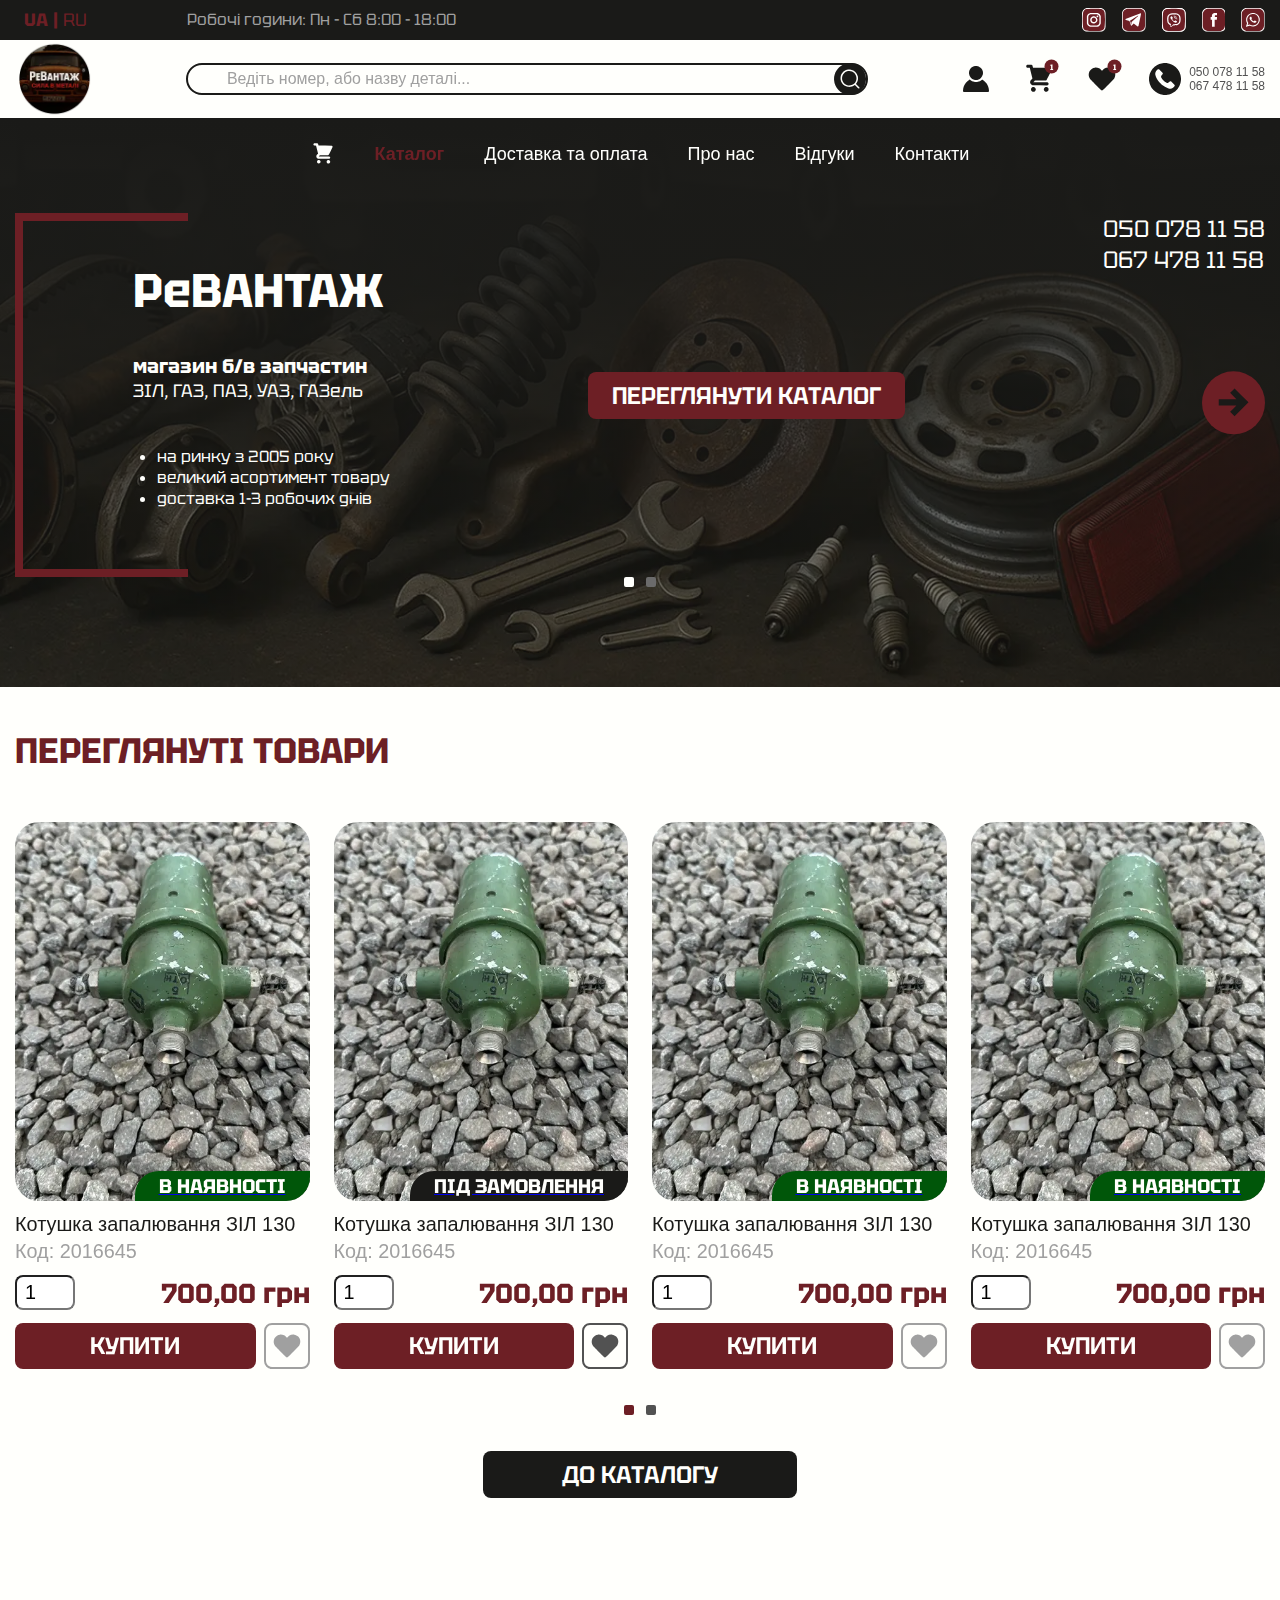
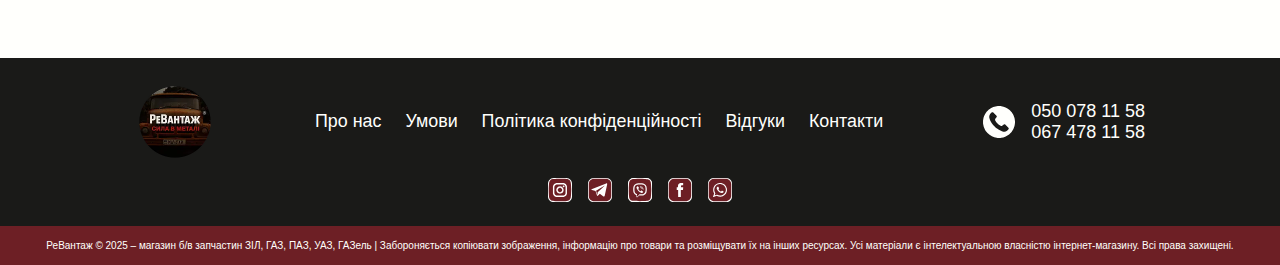
<file: profile.html>
<!DOCTYPE html>
<html lang="uk">

<head>
    <meta charset="UTF-8">
    <meta name="viewport" content="width=device-width, initial-scale=1.0">
    <link rel="stylesheet" href="css/style.min.css?_v=20250825112544" />
    <title>РеВантаж</title>
</head>

<body>

    <div class="wrapper">
        <header class="header">
    <div class="header__top">
        <div class="header__container container">
            <div class="header__main">
                <div class="header__lang lang">
                    <a href="#" class="lang__item active">UA</a>
                    <a href="#" class="lang__item">RU</a>
                </div>
                <div class="header__contacts">
                    <div class="header__icon">
                        <svg>
                            <use href="img/icons/icons.svg#phone"></use>
                        </svg>
                    </div>
                    <div class="header__phones">
                        <a href="#" class="header__phone" target="_blank">
                            050 078 11 58
                        </a>
                        <a href="#" class="header__phone" target="_blank">
                            067 478 11 58
                        </a>
                    </div>
                </div>
                <p class="header__hours">Робочі години: Пн - Сб 8:00 - 18:00</p>
                <div class="header__socials">
                    <a href="#" class="header__social header__social_hidden" target="_blank">
                        <svg>
                            <use href="img/icons/icons.svg#instagram"></use>
                        </svg>
                    </a>
                    <a href="#" class="header__social" target="_blank">
                        <svg>
                            <use href="img/icons/icons.svg#telegram"></use>
                        </svg>
                    </a>
                    <a href="#" class="header__social" target="_blank">
                        <svg>
                            <use href="img/icons/icons.svg#viber"></use>
                        </svg>
                    </a>
                    <a href="#" class="header__social header__social_hidden" target="_blank">
                        <svg>
                            <use href="img/icons/icons.svg#facebook"></use>
                        </svg>
                    </a>
                    <a href="#" class="header__social" target="_blank">
                        <svg>
                            <use href="img/icons/icons.svg#whatsapp"></use>
                        </svg>
                    </a>
                </div>
            </div>
        </div>
    </div>
    <div class="header__middle">
        <div class="header__container container">
            <div class="header__body">
                <a href="#" class="header__logo" data-modal="review">
                    <picture><source srcset="img/logo.webp" type="image/webp"><img src="img/logo.png" alt="Logo"></picture>
                </a>
                <form action="#" class="header__search">
                    <input type="text" placeholder="Ведіть номер, або назву деталі..." name="search">
                    <button type="submit">
                        <svg>
                            <use href="img/icons/icons.svg#search"></use>
                        </svg>
                    </button>
                </form>
                <div class="header__options">
                    <a href="#" class="header__option" data-modal="auth">
                        <svg>
                            <use href="img/icons/icons.svg#user"></use>
                        </svg>
                    </a>
                    <a href="#" class="header__option" data-modal="cart">
                        <svg>
                            <use href="img/icons/icons.svg#cart"></use>
                        </svg>
                        <span>1</span>
                    </a>
                    <a href="#" class="header__option" data-modal="favorite">
                        <svg>
                            <use href="img/icons/icons.svg#favorite"></use>
                        </svg>
                        <span>1</span>
                    </a>
                    <div class="header__contacts">
                        <div class="header__icon">
                            <svg>
                                <use href="img/icons/icons.svg#phone"></use>
                            </svg>
                        </div>
                        <div class="header__phones">
                            <a href="#" class="header__phone" target="_blank">
                                050 078 11 58
                            </a>
                            <a href="#" class="header__phone" target="_blank">
                                067 478 11 58
                            </a>
                        </div>
                    </div>
                    <button type="button" class="header__menu-icon">
                        <span></span>
                    </button>
                </div>
            </div>
        </div>
    </div>
    <div class="header__menu menu">
        <div class="menu__container container">
            <nav class="menu__body">
                <ul class="menu__list">
                    <li class="menu__item menu__item_desk">
                        <a href="#" class="menu__link">
                            <svg>
                                <use href="img/icons/icons.svg#cart"></use>
                            </svg>
                        </a>
                    </li>
                    <li class="menu__item">
                        <div class="menu__row">
                            <a href="#" class="menu__link active">Каталог</a>
                            <button type="button" class="menu__btn">⯆</button>
                        </div>
                        <div class="menu__submenu submenu">
                            <ul class="submenu__list">
                                <li class="submenu__item">
                                    <a href="#" class="submenu__link">Деталі до ЗІЛ</a>
                                </li>
                                <li class="submenu__item">
                                    <a href="#" class="submenu__link">Деталі до ГАЗ</a>
                                </li>
                                <li class="submenu__item">
                                    <a href="#" class="submenu__link">Деталі до УАЗ</a>
                                </li>
                                <li class="submenu__item">
                                    <a href="#" class="submenu__link">Деталі до ГАЗель</a>
                                </li>
                            </ul>
                        </div>
                    </li>
                    <li class="menu__item">
                        <div class="menu__row">
                            <a href="#" class="menu__link">Доставка та оплата</a>
                        </div>
                    </li>
                    <li class="menu__item">
                        <div class="menu__row">
                            <a href="#" class="menu__link">Про нас</a>
                        </div>
                    </li>
                    <li class="menu__item">
                        <div class="menu__row">
                            <a href="#" class="menu__link">Відгуки</a>
                        </div>
                    </li>
                    <li class="menu__item">
                        <div class="menu__row">
                            <a href="#" class="menu__link">Контакти</a>
                        </div>
                    </li>
                </ul>
            </nav>
            <div class="menu__extra">
                <div class="header__socials">
                    <a href="#" class="header__social" target="_blank">
                        <svg>
                            <use href="img/icons/icons.svg#instagram"></use>
                        </svg>
                    </a>
                    <a href="#" class="header__social" target="_blank">
                        <svg>
                            <use href="img/icons/icons.svg#telegram"></use>
                        </svg>
                    </a>
                    <a href="#" class="header__social" target="_blank">
                        <svg>
                            <use href="img/icons/icons.svg#viber"></use>
                        </svg>
                    </a>
                    <a href="#" class="header__social" target="_blank">
                        <svg>
                            <use href="img/icons/icons.svg#facebook"></use>
                        </svg>
                    </a>
                    <a href="#" class="header__social" target="_blank">
                        <svg>
                            <use href="img/icons/icons.svg#whatsapp"></use>
                        </svg>
                    </a>
                </div>
                <div class="header__lang lang">
                    <a href="#" class="lang__item active">UA</a>
                    <a href="#" class="lang__item">RU</a>
                </div>
            </div>
            <div class="menu__contacts header__contacts">
                <div class="header__icon">
                    <svg>
                        <use href="img/icons/icons.svg#phone"></use>
                    </svg>
                </div>
                <div class="header__phones">
                    <a href="#" class="header__phone" target="_blank">
                        050 078 11 58
                    </a>
                    <a href="#" class="header__phone" target="_blank">
                        067 478 11 58
                    </a>
                </div>
            </div>
        </div>
    </div>
</header>

        <div class="page">

            <section class="main">
                <div class="main__slider">
                    <div class="main__wrapper swiper-wrapper">
                        <div class="main__slide swiper-slide">
                            <div class="main__image">
                                <picture><source srcset="img/main/image.webp" type="image/webp"><img src="img/main/image.png" alt="Image"></picture>
                            </div>
                            <div class="main__container container">
                                <div class="main__body">
                                    <div class="main__text">
                                        <h2>РеВАНТАЖ</h2>
                                        <p>
                                            <b>магазин б/в запчастин</b>
                                            ЗІЛ, ГАЗ, ПАЗ, УАЗ, ГАЗель
                                        </p>
                                        <ul>
                                            <li>на ринку з 2005 року</li>
                                            <li>великий асортимент товару</li>
                                            <li>доставка 1-3 робочих днів</li>
                                        </ul>
                                    </div>
                                    <a href="#" class="main__btn btn_red">ПЕРЕГЛЯНУТИ КАТАЛОГ</a>
                                    <div class="main__phones">
                                        <a href="#" class="main__phone">050 078 11 58</a>
                                        <a href="#" class="main__phone">067 478 11 58</a>
                                    </div>
                                    <div class="main__navigation navigation">
                                        <button type="button" class="navigation__next" title="Next">
                                            <svg>
                                                <use href="img/icons/icons.svg#arrow"></use>
                                            </svg>
                                        </button>
                                    </div>
                                </div>
                            </div>
                        </div>
                        <div class="main__slide swiper-slide">
                            <div class="main__image">
                                <picture><source srcset="img/main/image.webp" type="image/webp"><img src="img/main/image.png" alt="Image"></picture>
                            </div>
                            <div class="main__container container">
                                <div class="main__body">
                                    <div class="main__text">
                                        <h2>РеВАНТАЖ</h2>
                                        <p>
                                            <b>магазин б/в запчастин</b>
                                            ЗІЛ, ГАЗ, ПАЗ, УАЗ, ГАЗель
                                        </p>
                                        <ul>
                                            <li>на ринку з 2005 року</li>
                                            <li>великий асортимент товару</li>
                                            <li>доставка 1-3 робочих днів</li>
                                        </ul>
                                    </div>
                                    <a href="#" class="main__btn btn_red">ПЕРЕГЛЯНУТИ КАТАЛОГ</a>
                                    <div class="main__phones">
                                        <a href="#" class="main__phone">050 078 11 58</a>
                                        <a href="#" class="main__phone">067 478 11 58</a>
                                    </div>
                                    <div class="main__navigation navigation">
                                        <button type="button" class="navigation__next" title="Next">
                                            <svg>
                                                <use href="img/icons/icons.svg#arrow"></use>
                                            </svg>
                                        </button>
                                    </div>
                                </div>
                            </div>
                        </div>
                    </div>
                </div>
                <div class="main__pagination pagination"></div>
            </section>

            <section class="profile">
                <div class="profile__container container">
                    <div class="profile__body">
                        <div class="profile__block"></div>
                        <div class="profile__block"></div>
                    </div>
                </div>
            </section>

            <section class="viewed">
                <div class="viewed__container container">
                    <div class="viewed__body">
                        <h2 class="viewed__title title">ПЕРЕГЛЯНУТІ ТОВАРИ</h2>
                        <div class="viewed__slider">
                            <div class="viewed__wrapper swiper-wrapper">
                                <div class="viewed__slide swiper-slide">
                                    <div class="viewed__product product">
                                        <a href="#" class="product__image">
                                            <picture><source srcset="img/catalog/image.webp" type="image/webp"><img src="img/catalog/image.png" alt="Image"></picture>
                                            <div class="product__status">в наявності</div>
                                        </a>
                                        <a href="#" class="product__title">
                                            Котушка запалювання ЗІЛ 130
                                        </a>
                                        <span class="product__code">Код: 2016645</span>
                                        <div class="product__price">
                                            <input type="number" value="1" min="1">
                                            <span>700,00 грн</span>
                                        </div>
                                        <div class="product__btns">
                                            <a href="#" class="product__buy btn_red">
                                                КУПИТИ
                                            </a>
                                            <a href="#" class="product__favorite">
                                                <svg>
                                                    <use href="img/icons/icons.svg#favorite"></use>
                                                </svg>
                                            </a>
                                        </div>
                                    </div>
                                </div>
                                <div class="viewed__slide swiper-slide">
                                    <div class="viewed__product product viewed__product product_order">
                                        <a href="#" class="product__image">
                                            <picture><source srcset="img/catalog/image.webp" type="image/webp"><img src="img/catalog/image.png" alt="Image"></picture>
                                            <div class="product__status">під замовлення</div>
                                        </a>
                                        <a href="#" class="product__title">
                                            Котушка запалювання ЗІЛ 130
                                        </a>
                                        <span class="product__code">Код: 2016645</span>
                                        <div class="product__price">
                                            <input type="number" value="1" min="1">
                                            <span>700,00 грн</span>
                                        </div>
                                        <div class="product__btns">
                                            <a href="#" class="product__buy btn_red">
                                                КУПИТИ
                                            </a>
                                            <a href="#" class="product__favorite active">
                                                <svg>
                                                    <use href="img/icons/icons.svg#favorite"></use>
                                                </svg>
                                            </a>
                                        </div>
                                    </div>
                                </div>
                                <div class="viewed__slide swiper-slide">
                                    <div class="viewed__product product">
                                        <a href="#" class="product__image">
                                            <picture><source srcset="img/catalog/image.webp" type="image/webp"><img src="img/catalog/image.png" alt="Image"></picture>
                                            <div class="product__status">в наявності</div>
                                        </a>
                                        <a href="#" class="product__title">
                                            Котушка запалювання ЗІЛ 130
                                        </a>
                                        <span class="product__code">Код: 2016645</span>
                                        <div class="product__price">
                                            <input type="number" value="1" min="1">
                                            <span>700,00 грн</span>
                                        </div>
                                        <div class="product__btns">
                                            <a href="#" class="product__buy btn_red">
                                                КУПИТИ
                                            </a>
                                            <a href="#" class="product__favorite">
                                                <svg>
                                                    <use href="img/icons/icons.svg#favorite"></use>
                                                </svg>
                                            </a>
                                        </div>
                                    </div>
                                </div>
                                <div class="viewed__slide swiper-slide">
                                    <div class="viewed__product product">
                                        <a href="#" class="product__image">
                                            <picture><source srcset="img/catalog/image.webp" type="image/webp"><img src="img/catalog/image.png" alt="Image"></picture>
                                            <div class="product__status">в наявності</div>
                                        </a>
                                        <a href="#" class="product__title">
                                            Котушка запалювання ЗІЛ 130
                                        </a>
                                        <span class="product__code">Код: 2016645</span>
                                        <div class="product__price">
                                            <input type="number" value="1" min="1">
                                            <span>700,00 грн</span>
                                        </div>
                                        <div class="product__btns">
                                            <a href="#" class="product__buy btn_red">
                                                КУПИТИ
                                            </a>
                                            <a href="#" class="product__favorite">
                                                <svg>
                                                    <use href="img/icons/icons.svg#favorite"></use>
                                                </svg>
                                            </a>
                                        </div>
                                    </div>
                                </div>
                                <div class="viewed__slide swiper-slide">
                                    <div class="viewed__product product">
                                        <a href="#" class="product__image">
                                            <picture><source srcset="img/catalog/image.webp" type="image/webp"><img src="img/catalog/image.png" alt="Image"></picture>
                                            <div class="product__status">в наявності</div>
                                        </a>
                                        <a href="#" class="product__title">
                                            Котушка запалювання ЗІЛ 130
                                        </a>
                                        <span class="product__code">Код: 2016645</span>
                                        <div class="product__price">
                                            <input type="number" value="1" min="1">
                                            <span>700,00 грн</span>
                                        </div>
                                        <div class="product__btns">
                                            <a href="#" class="product__buy btn_red">
                                                КУПИТИ
                                            </a>
                                            <a href="#" class="product__favorite">
                                                <svg>
                                                    <use href="img/icons/icons.svg#favorite"></use>
                                                </svg>
                                            </a>
                                        </div>
                                    </div>
                                </div>
                            </div>
                        </div>
                        <div class="viewed__pagination pagination"></div>
                        <a href="#" class="viewed__btn btn_black">ДО КАТАЛОГУ</a>
                    </div>
                </div>
            </section>

        </div>

        <footer class="footer">
    <div class="footer__top">
        <div class="footer__container container">
            <div class="footer__main">
                <a href="#" class="footer__logo">
                    <picture><source srcset="img/logo.webp" type="image/webp"><img src="img/logo.png" alt="Logo"></picture>
                </a>
                <div class="footer__menu menu-footer">
                    <nav class="menu-footer__body">
                        <ul class="menu-footer__list">
                            <li class="menu-footer__item"><a href="#" class="menu-footer__link">Про нас</a></li>
                            <li class="menu-footer__item"><a href="#" class="menu-footer__link">Умови</a></li>
                            <li class="menu-footer__item"><a href="#" class="menu-footer__link">Політика
                                    конфіденційності</a></li>
                            <li class="menu-footer__item"><a href="#" class="menu-footer__link">Відгуки</a></li>
                            <li class="menu-footer__item"><a href="#" class="menu-footer__link">Контакти</a></li>
                        </ul>
                    </nav>
                </div>
                <div class="footer__contacts">
                    <div class="footer__icon">
                        <svg>
                            <use href="img/icons/icons.svg#phone"></use>
                        </svg>
                    </div>
                    <div class="footer__phones">
                        <a href="#" class="footer__phone">050 078 11 58</a>
                        <a href="#" class="footer__phone">067 478 11 58</a>
                    </div>
                </div>
                <div class="footer__socials">
                    <a href="#" class="footer__social" target="_blank" title="">
                        <svg>
                            <use href="img/icons/icons.svg#instagram"></use>
                        </svg>
                    </a>
                    <a href="#" class="footer__social" target="_blank" title="">
                        <svg>
                            <use href="img/icons/icons.svg#telegram"></use>
                        </svg>
                    </a>
                    <a href="#" class="footer__social" target="_blank" title="">
                        <svg>
                            <use href="img/icons/icons.svg#viber"></use>
                        </svg>
                    </a>
                    <a href="#" class="footer__social" target="_blank" title="">
                        <svg>
                            <use href="img/icons/icons.svg#facebook"></use>
                        </svg>
                    </a>
                    <a href="#" class="footer__social" target="_blank" title="">
                        <svg>
                            <use href="img/icons/icons.svg#whatsapp"></use>
                        </svg>
                    </a>
                </div>
            </div>
        </div>
    </div>
    <div class="footer__bottom">
        <div class="footer__container container">
            <p class="footer__rights">
                РеВантаж © 2025 – магазин б/в запчастин ЗІЛ, ГАЗ, ПАЗ, УАЗ, ГАЗель | Забороняється копіювати зображення,
                інформацію про товари та розміщувати їх на інших ресурсах. Усі матеріали є інтелектуальною власністю
                інтернет-магазину. Всі права захищені.
            </p>
        </div>
    </div>
</footer>
    </div>

    <div class="modal" id="cart">
    <div class="modal__wrapper">
        <div class="modal__content">
            <div class="modal__header">
                <h2 class="modal__title title">кошик</h2>
                <button type="button" class="modal__close" data-modal-close></button>
            </div>
            <div class="modal__body">
                <div class="modal__cart cart">
                    <ul class="cart__list">
                        <li class="cart__item">
                            <div class="cart__image">
                                <picture><source srcset="img/catalog/image.webp" type="image/webp"><img src="img/catalog/image.png" alt="Image"></picture>
                            </div>
                            <div class="cart__info">
                                <div class="cart__name">Котушка запалювання ЗІЛ 130</div>
                                <div class="cart__code">Код: 2016645</div>
                            </div>
                            <div class="cart__price">
                                <input type="number" value="1" min="1">
                                <span>700,00 грн</span>
                            </div>
                            <button type="button" class="cart__options">
                                <span>...</span>
                            </button>
                        </li>
                    </ul>
                    <div class="cart__total"> 700,00 грн</div>
                    <a href="#" class="cart__btn btn_red">оформити замовлення</a>
                    <button type="button" class="cart__btn btn_white" data-modal-close>
                        продовжити покупки
                    </button>
                </div>
            </div>
        </div>
    </div>
</div>

<div class="modal" id="favorite">
    <div class="modal__wrapper">
        <div class="modal__content">
            <div class="modal__header">
                <h2 class="modal__title title">бажане</h2>
                <button type="button" class="modal__close" data-modal-close></button>
            </div>
            <div class="modal__body">
                <div class="modal__favorite favorite">
                    <ul class="favorite__list">
                        <li class="favorite__product product">
                            <a href="#" class="product__image">
                                <picture><source srcset="img/catalog/image.webp" type="image/webp"><img src="img/catalog/image.png" alt="Image"></picture>
                                <div class="product__status">В наявності</div>
                            </a>
                            <a href="#" class="product__title">
                                Котушка запалювання ЗІЛ 130
                            </a>
                            <span class="product__code">Код: 2016645</span>
                            <div class="product__price">
                                <input type="number" value="1" min="1">
                                <span>700,00 грн</span>
                            </div>
                            <div class="product__btns">
                                <a href="#" class="product__buy btn_red">
                                    КУПИТИ
                                </a>
                                <a href="#" class="product__favorite active">
                                    <svg>
                                        <use href="img/icons/icons.svg#favorite"></use>
                                    </svg>
                                </a>
                            </div>
                        </li>
                        <li class="favorite__product product">
                            <a href="#" class="product__image">
                                <picture><source srcset="img/catalog/image.webp" type="image/webp"><img src="img/catalog/image.png" alt="Image"></picture>
                                <div class="product__status">В наявності</div>
                            </a>
                            <a href="#" class="product__title">
                                Котушка запалювання ЗІЛ 130
                            </a>
                            <span class="product__code">Код: 2016645</span>
                            <div class="product__price">
                                <input type="number" value="1" min="1">
                                <span>700,00 грн</span>
                            </div>
                            <div class="product__btns">
                                <a href="#" class="product__buy btn_red">
                                    КУПИТИ
                                </a>
                                <a href="#" class="product__favorite active">
                                    <svg>
                                        <use href="img/icons/icons.svg#favorite"></use>
                                    </svg>
                                </a>
                            </div>
                        </li>
                        <li class="favorite__product product">
                            <a href="#" class="product__image">
                                <picture><source srcset="img/catalog/image.webp" type="image/webp"><img src="img/catalog/image.png" alt="Image"></picture>
                                <div class="product__status">В наявності</div>
                            </a>
                            <a href="#" class="product__title">
                                Котушка запалювання ЗІЛ 130
                            </a>
                            <span class="product__code">Код: 2016645</span>
                            <div class="product__price">
                                <input type="number" value="1" min="1">
                                <span>700,00 грн</span>
                            </div>
                            <div class="product__btns">
                                <a href="#" class="product__buy btn_red">
                                    КУПИТИ
                                </a>
                                <a href="#" class="product__favorite active">
                                    <svg>
                                        <use href="img/icons/icons.svg#favorite"></use>
                                    </svg>
                                </a>
                            </div>
                        </li>
                        <li class="favorite__product product">
                            <a href="#" class="product__image">
                                <picture><source srcset="img/catalog/image.webp" type="image/webp"><img src="img/catalog/image.png" alt="Image"></picture>
                                <div class="product__status">В наявності</div>
                            </a>
                            <a href="#" class="product__title">
                                Котушка запалювання ЗІЛ 130
                            </a>
                            <span class="product__code">Код: 2016645</span>
                            <div class="product__price">
                                <input type="number" value="1" min="1">
                                <span>700,00 грн</span>
                            </div>
                            <div class="product__btns">
                                <a href="#" class="product__buy btn_red">
                                    КУПИТИ
                                </a>
                                <a href="#" class="product__favorite active">
                                    <svg>
                                        <use href="img/icons/icons.svg#favorite"></use>
                                    </svg>
                                </a>
                            </div>
                        </li>
                    </ul>
                    <a href="#" class="favorite__btn btn_black">переглянути каталог</a>
                </div>
            </div>
        </div>
    </div>
</div>

<div class="modal" id="auth">
    <div class="modal__wrapper">
        <div class="modal__content">
            <div class="modal__header">
                <h2 class="modal__title title">ВХід | реєстрація</h2>
                <button type="button" class="modal__close" data-modal-close></button>
            </div>
            <div class="modal__body">
                <div class="modal__auth auth">
                    <h3 class="auth__title">Маєте обліковий запис? <span>Вхід</span></h3>
                    <form action="#" class="auth__form">
                        <div class="auth__section">
                            <span class="auth__label">Введіть номер телефону</span>
                            <div class="auth__input">
                                <input type="text" name="user-phone" value="+38 (0">
                            </div>
                        </div>
                        <div class="auth__section">
                            <span class="auth__label">Введіть пароль</span>
                            <div class="auth__input">
                                <input type="password" name="user-pass">
                                <button type="button" class="auth__switcher">
                                    <svg>
                                        <use href="img/icons/icons.svg#eye"></use>
                                    </svg>
                                </button>
                            </div>
                        </div>
                        <button type="submit" class="auth__btn btn_red">увійти</button>
                    </form>
                </div>
                <div class="modal__auth auth">
                    <h3 class="auth__title auth__title_reg"><span>Зареєструватись</span></h3>
                    <form action="#" class="auth__form">
                        <div class="auth__section">
                            <span class="auth__label">Введіть прізвище та ім’я</span>
                            <div class="auth__input">
                                <input type="text" name="user-name">
                            </div>
                        </div>
                        <div class="auth__section">
                            <span class="auth__label">Введіть номер телефону</span>
                            <div class="auth__input">
                                <input type="text" name="user-phone" value="+38 (0">
                            </div>
                        </div>
                        <div class="auth__section">
                            <span class="auth__label">Придумайте пароль</span>
                            <div class="auth__input">
                                <input type="password" name="user-pass">
                                <button type="button" class="auth__switcher">
                                    <svg>
                                        <use href="img/icons/icons.svg#eye"></use>
                                    </svg>
                                </button>
                            </div>
                        </div>
                        <div class="auth__section">
                            <span class="auth__label">Повторіть пароль</span>
                            <div class="auth__input">
                                <input type="password" name="user-confirm">
                                <button type="button" class="auth__switcher">
                                    <svg>
                                        <use href="img/icons/icons.svg#eye"></use>
                                    </svg>
                                </button>
                            </div>
                        </div>
                        <div class="auth__section">
                            <span class="auth__label">Введіть 6-значний код підтвердження з SMS</span>
                            <div class="auth__input">
                                <input type="text" name="user-code">
                            </div>
                        </div>
                        <button type="submit" class="auth__btn btn_black">Зареєструватись</button>
                    </form>
                </div>
            </div>
        </div>
    </div>
</div>

<div class="modal" id="review">
    <div class="modal__wrapper">
        <div class="modal__content">
            <div class="modal__header">
                <h2 class="modal__title title">Залишити відгук</h2>
                <button type="button" class="modal__close" data-modal-close></button>
            </div>
            <div class="modal__body">
                <div class="modal__review review">
                    <div class="review__body">
                        <div class="review__info">
                            <p><b>Замовлення</b></p>
                            <p><span>№3652682</span> від <time datetime="2025-06-05">05.06.2025</time></p>
                            <p>Котушка запалювання ЗІЛ 130</p>
                        </div>
                        <div class="review__status">
                            <span>Виконано</span>
                            <time datetime="2025-06-06">06.06.2025</time>
                        </div>
                    </div>
                    <form action="#" class="review__form">
                        <div class="review__input">
                            <span class="review__label">Напишіть свої враження від співпраці з нами</span>
                            <textarea></textarea>
                        </div>
                        <button type="submit" class="review__btn btn_red">
                            Відправити
                        </button>
                    </form>
                </div>
            </div>
        </div>
    </div>
</div>

    <script src="js/app.min.js?_v=20250825112544"></script>
</body>

</html>
</file>
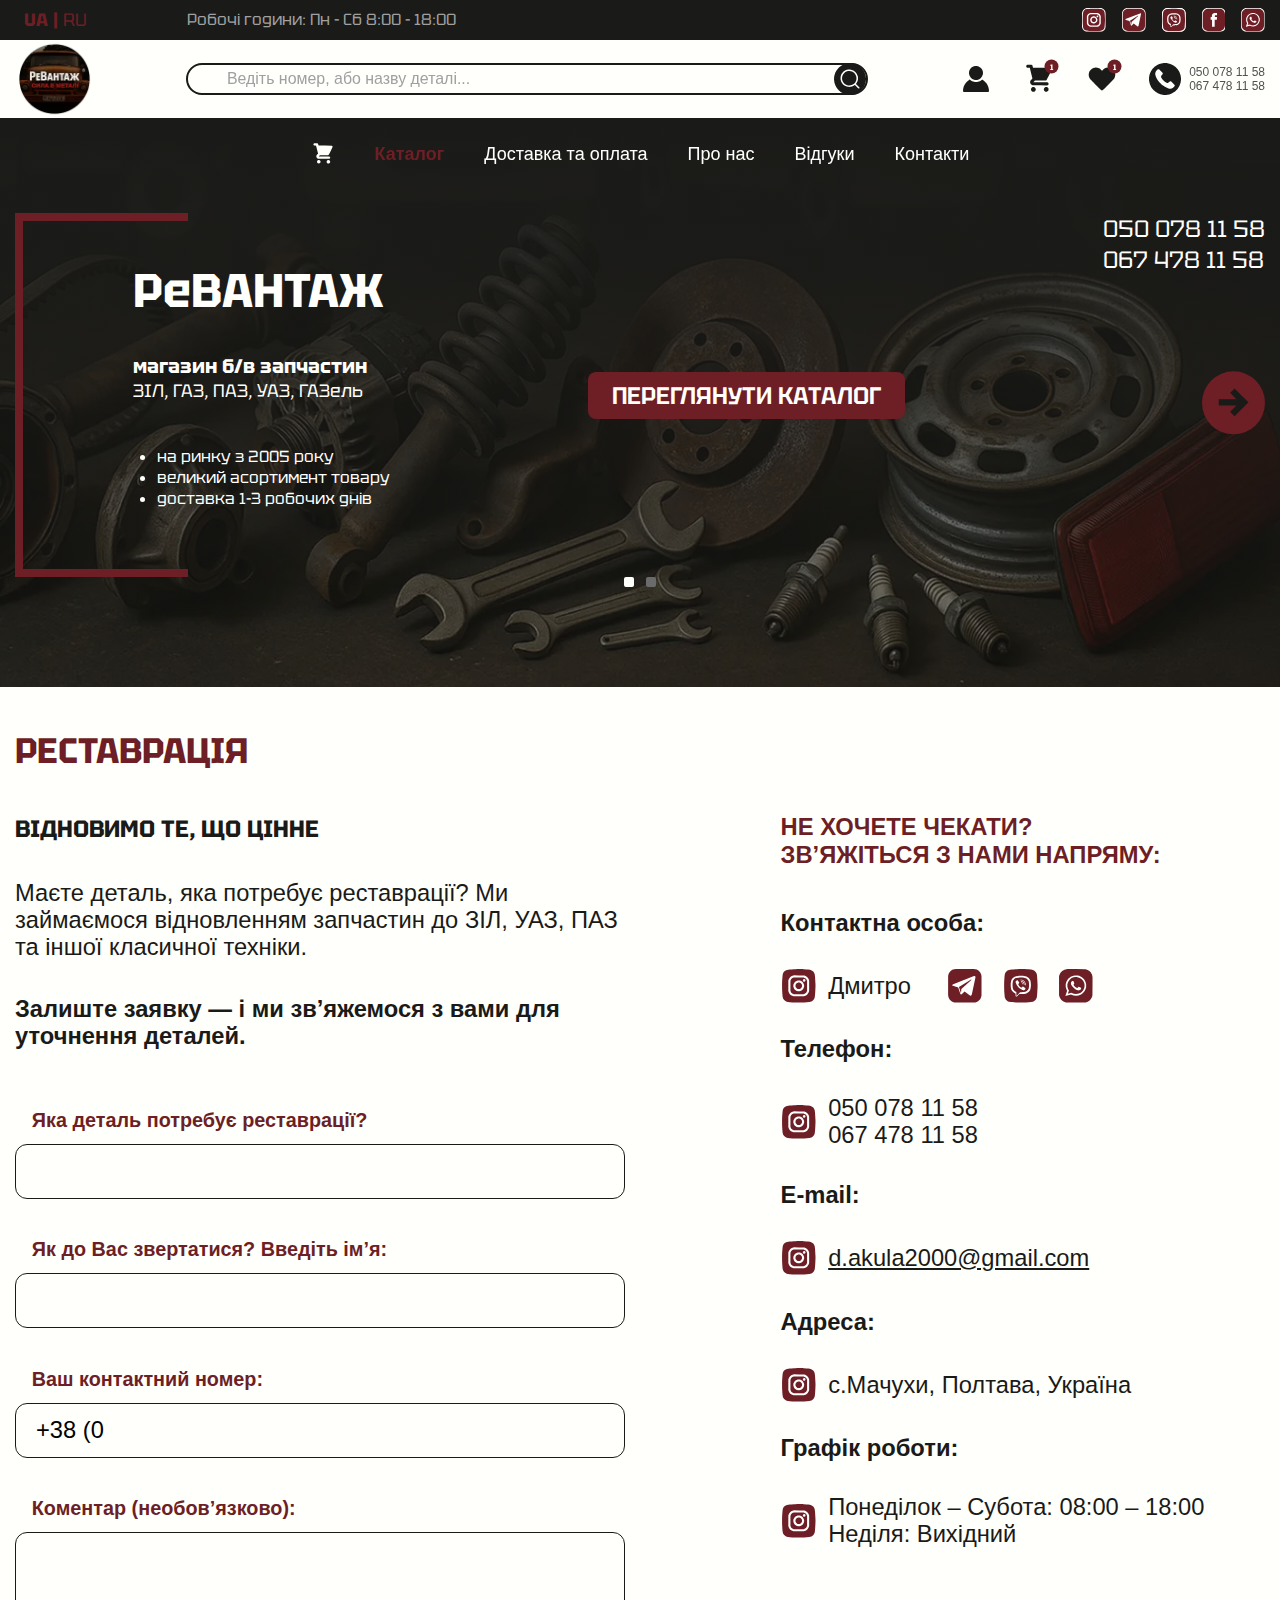
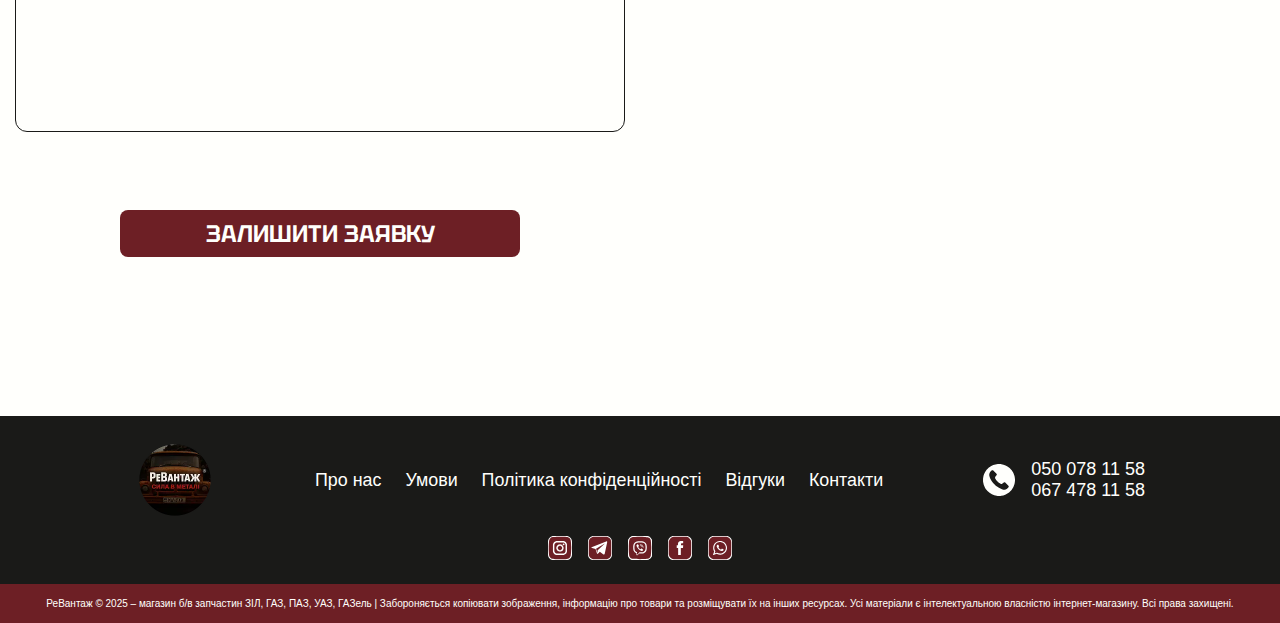
<file: restavration.html>
<!DOCTYPE html>
<html lang="uk">

<head>
    <meta charset="UTF-8">
    <meta name="viewport" content="width=device-width, initial-scale=1.0">
    <link rel="stylesheet" href="css/style.min.css?_v=20250825120430" />
    <title>РеВантаж</title>
</head>

<body>

    <div class="wrapper">
        <header class="header">
    <div class="header__top">
        <div class="header__container container">
            <div class="header__main">
                <div class="header__lang lang">
                    <a href="#" class="lang__item active">UA</a>
                    <a href="#" class="lang__item">RU</a>
                </div>
                <div class="header__contacts">
                    <div class="header__icon">
                        <svg>
                            <use href="img/icons/icons.svg#phone"></use>
                        </svg>
                    </div>
                    <div class="header__phones">
                        <a href="#" class="header__phone" target="_blank">
                            050 078 11 58
                        </a>
                        <a href="#" class="header__phone" target="_blank">
                            067 478 11 58
                        </a>
                    </div>
                </div>
                <p class="header__hours">Робочі години: Пн - Сб 8:00 - 18:00</p>
                <div class="header__socials">
                    <a href="#" class="header__social header__social_hidden" target="_blank">
                        <svg>
                            <use href="img/icons/icons.svg#instagram"></use>
                        </svg>
                    </a>
                    <a href="#" class="header__social" target="_blank">
                        <svg>
                            <use href="img/icons/icons.svg#telegram"></use>
                        </svg>
                    </a>
                    <a href="#" class="header__social" target="_blank">
                        <svg>
                            <use href="img/icons/icons.svg#viber"></use>
                        </svg>
                    </a>
                    <a href="#" class="header__social header__social_hidden" target="_blank">
                        <svg>
                            <use href="img/icons/icons.svg#facebook"></use>
                        </svg>
                    </a>
                    <a href="#" class="header__social" target="_blank">
                        <svg>
                            <use href="img/icons/icons.svg#whatsapp"></use>
                        </svg>
                    </a>
                </div>
            </div>
        </div>
    </div>
    <div class="header__middle">
        <div class="header__container container">
            <div class="header__body">
                <a href="#" class="header__logo">
                    <picture><source srcset="img/logo.webp" type="image/webp"><img src="img/logo.png" alt="Logo"></picture>
                </a>
                <form action="#" class="header__search">
                    <input type="text" placeholder="Ведіть номер, або назву деталі..." name="search">
                    <button type="submit">
                        <svg>
                            <use href="img/icons/icons.svg#search"></use>
                        </svg>
                    </button>
                </form>
                <div class="header__options">
                    <a href="#" class="header__option" data-modal="auth">
                        <svg>
                            <use href="img/icons/icons.svg#user"></use>
                        </svg>
                    </a>
                    <a href="#" class="header__option" data-modal="cart">
                        <svg>
                            <use href="img/icons/icons.svg#cart"></use>
                        </svg>
                        <span>1</span>
                    </a>
                    <a href="#" class="header__option" data-modal="favorite">
                        <svg>
                            <use href="img/icons/icons.svg#favorite"></use>
                        </svg>
                        <span>1</span>
                    </a>
                    <div class="header__contacts">
                        <div class="header__icon">
                            <svg>
                                <use href="img/icons/icons.svg#phone"></use>
                            </svg>
                        </div>
                        <div class="header__phones">
                            <a href="#" class="header__phone" target="_blank">
                                050 078 11 58
                            </a>
                            <a href="#" class="header__phone" target="_blank">
                                067 478 11 58
                            </a>
                        </div>
                    </div>
                    <button type="button" class="header__menu-icon">
                        <span></span>
                    </button>
                </div>
            </div>
        </div>
    </div>
    <div class="header__menu menu">
        <div class="menu__container container">
            <nav class="menu__body">
                <ul class="menu__list">
                    <li class="menu__item menu__item_desk">
                        <a href="#" class="menu__link">
                            <svg>
                                <use href="img/icons/icons.svg#cart"></use>
                            </svg>
                        </a>
                    </li>
                    <li class="menu__item">
                        <div class="menu__row">
                            <a href="#" class="menu__link active">Каталог</a>
                            <button type="button" class="menu__btn">⯆</button>
                        </div>
                        <div class="menu__submenu submenu">
                            <ul class="submenu__list">
                                <li class="submenu__item">
                                    <a href="#" class="submenu__link">Деталі до ЗІЛ</a>
                                </li>
                                <li class="submenu__item">
                                    <a href="#" class="submenu__link">Деталі до ГАЗ</a>
                                </li>
                                <li class="submenu__item">
                                    <a href="#" class="submenu__link">Деталі до УАЗ</a>
                                </li>
                                <li class="submenu__item">
                                    <a href="#" class="submenu__link">Деталі до ГАЗель</a>
                                </li>
                            </ul>
                        </div>
                    </li>
                    <li class="menu__item">
                        <div class="menu__row">
                            <a href="#" class="menu__link">Доставка та оплата</a>
                        </div>
                    </li>
                    <li class="menu__item">
                        <div class="menu__row">
                            <a href="#" class="menu__link">Про нас</a>
                        </div>
                    </li>
                    <li class="menu__item">
                        <div class="menu__row">
                            <a href="#" class="menu__link">Відгуки</a>
                        </div>
                    </li>
                    <li class="menu__item">
                        <div class="menu__row">
                            <a href="#" class="menu__link">Контакти</a>
                        </div>
                    </li>
                </ul>
            </nav>
            <div class="menu__extra">
                <div class="header__socials">
                    <a href="#" class="header__social" target="_blank">
                        <svg>
                            <use href="img/icons/icons.svg#instagram"></use>
                        </svg>
                    </a>
                    <a href="#" class="header__social" target="_blank">
                        <svg>
                            <use href="img/icons/icons.svg#telegram"></use>
                        </svg>
                    </a>
                    <a href="#" class="header__social" target="_blank">
                        <svg>
                            <use href="img/icons/icons.svg#viber"></use>
                        </svg>
                    </a>
                    <a href="#" class="header__social" target="_blank">
                        <svg>
                            <use href="img/icons/icons.svg#facebook"></use>
                        </svg>
                    </a>
                    <a href="#" class="header__social" target="_blank">
                        <svg>
                            <use href="img/icons/icons.svg#whatsapp"></use>
                        </svg>
                    </a>
                </div>
                <div class="header__lang lang">
                    <a href="#" class="lang__item active">UA</a>
                    <a href="#" class="lang__item">RU</a>
                </div>
            </div>
            <div class="menu__contacts header__contacts">
                <div class="header__icon">
                    <svg>
                        <use href="img/icons/icons.svg#phone"></use>
                    </svg>
                </div>
                <div class="header__phones">
                    <a href="#" class="header__phone" target="_blank">
                        050 078 11 58
                    </a>
                    <a href="#" class="header__phone" target="_blank">
                        067 478 11 58
                    </a>
                </div>
            </div>
        </div>
    </div>
</header>

        <div class="page">

            <section class="main">
                <div class="main__slider">
                    <div class="main__wrapper swiper-wrapper">
                        <div class="main__slide swiper-slide">
                            <div class="main__image">
                                <picture><source srcset="img/main/image.webp" type="image/webp"><img src="img/main/image.png" alt="Image"></picture>
                            </div>
                            <div class="main__container container">
                                <div class="main__body">
                                    <div class="main__text">
                                        <h2>РеВАНТАЖ</h2>
                                        <p>
                                            <b>магазин б/в запчастин</b>
                                            ЗІЛ, ГАЗ, ПАЗ, УАЗ, ГАЗель
                                        </p>
                                        <ul>
                                            <li>на ринку з 2005 року</li>
                                            <li>великий асортимент товару</li>
                                            <li>доставка 1-3 робочих днів</li>
                                        </ul>
                                    </div>
                                    <a href="#" class="main__btn btn_red">ПЕРЕГЛЯНУТИ КАТАЛОГ</a>
                                    <div class="main__phones">
                                        <a href="#" class="main__phone">050 078 11 58</a>
                                        <a href="#" class="main__phone">067 478 11 58</a>
                                    </div>
                                    <div class="main__navigation navigation">
                                        <button type="button" class="navigation__next" title="Next">
                                            <svg>
                                                <use href="img/icons/icons.svg#arrow"></use>
                                            </svg>
                                        </button>
                                    </div>
                                </div>
                            </div>
                        </div>
                        <div class="main__slide swiper-slide">
                            <div class="main__image">
                                <picture><source srcset="img/main/image.webp" type="image/webp"><img src="img/main/image.png" alt="Image"></picture>
                            </div>
                            <div class="main__container container">
                                <div class="main__body">
                                    <div class="main__text">
                                        <h2>РеВАНТАЖ</h2>
                                        <p>
                                            <b>магазин б/в запчастин</b>
                                            ЗІЛ, ГАЗ, ПАЗ, УАЗ, ГАЗель
                                        </p>
                                        <ul>
                                            <li>на ринку з 2005 року</li>
                                            <li>великий асортимент товару</li>
                                            <li>доставка 1-3 робочих днів</li>
                                        </ul>
                                    </div>
                                    <a href="#" class="main__btn btn_red">ПЕРЕГЛЯНУТИ КАТАЛОГ</a>
                                    <div class="main__phones">
                                        <a href="#" class="main__phone">050 078 11 58</a>
                                        <a href="#" class="main__phone">067 478 11 58</a>
                                    </div>
                                    <div class="main__navigation navigation">
                                        <button type="button" class="navigation__next" title="Next">
                                            <svg>
                                                <use href="img/icons/icons.svg#arrow"></use>
                                            </svg>
                                        </button>
                                    </div>
                                </div>
                            </div>
                        </div>
                    </div>
                </div>
                <div class="main__pagination pagination"></div>
            </section>

            <section class="request">
                <div class="request__container container">
                    <div class="request__body">
                        <h2 class="request__title title">Реставрація</h2>
                        <div class="request__content">
                            <div class="request__main">
                                <div class="request__text">
                                    <h3>Відновимо те, що цінне</h3>
                                    <p>
                                        Маєте деталь, яка потребує реставрації?
                                        Ми займаємося відновленням запчастин до ЗІЛ, УАЗ, ПАЗ та іншої класичної
                                        техніки.
                                    </p>
                                    <p>
                                        <b>Залиште заявку — і ми зв’яжемося з вами для уточнення деталей.</b>
                                    </p>
                                </div>
                                <form action="#" class="request__form form">
                                    <div class="form__input">
                                        <span class="form__label">Яка деталь потребує реставрації?</span>
                                        <input type="text" name="user-part">
                                    </div>
                                    <div class="form__input">
                                        <span class="form__label">Як до Вас звертатися? Введіть ім’я:</span>
                                        <input type="text" name="user-name">
                                    </div>
                                    <div class="form__input">
                                        <span class="form__label">Ваш контактний номер:</span>
                                        <input type="text" value="+38 (0" name="user-phone">
                                    </div>
                                    <div class="form__input">
                                        <span class="form__label">Коментар (необов’язково):</span>
                                        <textarea name="user-msg"></textarea>
                                    </div>
                                    <button type="submit" class="form__btn btn_red">
                                        залишити заявку
                                    </button>
                                </form>
                            </div>
                            <div class="request__sidebar">
                                <div class="request__text">
                                    <p>Не хочете чекати?</p>
                                    <p>Зв’яжіться з нами напряму:</p>
                                </div>
                                <div class="request__contacts contacts">
                                    <ul class="contacts__list">
                                        <li class="contacts__item">
                                            <h3 class="contacts__subtitle">Контактна особа:</h3>
                                            <div class="contacts__info">
                                                <svg>
                                                    <use href="img/icons/icons.svg#instagram"></use>
                                                </svg>
                                                <span>Дмитро</span>
                                                <div class="contacts__socials">
                                                    <a href="#" class="contacts__social" target="_blank">
                                                        <svg>
                                                            <use href="img/icons/icons.svg#telegram"></use>
                                                        </svg>
                                                    </a>
                                                    <a href="#" class="contacts__social" target="_blank">
                                                        <svg>
                                                            <use href="img/icons/icons.svg#viber"></use>
                                                        </svg>
                                                    </a>
                                                    <a href="#" class="contacts__social" target="_blank">
                                                        <svg>
                                                            <use href="img/icons/icons.svg#whatsapp"></use>
                                                        </svg>
                                                    </a>
                                                </div>
                                            </div>
                                        </li>
                                        <li class="contacts__item">
                                            <h3 class="contacts__subtitle">Телефон:</h3>
                                            <div class="contacts__info">
                                                <svg>
                                                    <use href="img/icons/icons.svg#instagram"></use>
                                                </svg>
                                                <div class="contacts__phones">
                                                    <a href="tel:" class="contacts__phone" target="_blank">050 078 11
                                                        58</a>
                                                    <a href="tel:" class="contacts__phone" target="_blank">067 478 11
                                                        58</a>
                                                </div>
                                            </div>
                                        </li>
                                        <li class="contacts__item">
                                            <h3 class="contacts__subtitle">E-mail:</h3>
                                            <div class="contacts__info">
                                                <svg>
                                                    <use href="img/icons/icons.svg#instagram"></use>
                                                </svg>
                                                <a class="contacts__link" href="mailto:d.akula2000@gmail.com"
                                                    target="_blank">d.akula2000@gmail.com</a>
                                            </div>
                                        </li>
                                        <li class="contacts__item">
                                            <h3 class="contacts__subtitle">Адреса:</h3>
                                            <div class="contacts__info">
                                                <svg>
                                                    <use href="img/icons/icons.svg#instagram"></use>
                                                </svg>
                                                <span>с.Мачухи, Полтава, Україна</span>
                                            </div>
                                        </li>
                                        <li class="contacts__item">
                                            <h3 class="contacts__subtitle">Графік роботи:</h3>
                                            <div class="contacts__info">
                                                <svg>
                                                    <use href="img/icons/icons.svg#instagram"></use>
                                                </svg>
                                                <span>
                                                    Понеділок – Субота: 08:00 – 18:00
                                                    Неділя: Вихідний
                                                </span>
                                            </div>
                                        </li>
                                    </ul>
                                </div>
                            </div>
                        </div>
                    </div>
                </div>
            </section>

        </div>

        <footer class="footer">
    <div class="footer__top">
        <div class="footer__container container">
            <div class="footer__main">
                <a href="#" class="footer__logo">
                    <picture><source srcset="img/logo.webp" type="image/webp"><img src="img/logo.png" alt="Logo"></picture>
                </a>
                <div class="footer__menu menu-footer">
                    <nav class="menu-footer__body">
                        <ul class="menu-footer__list">
                            <li class="menu-footer__item"><a href="#" class="menu-footer__link">Про нас</a></li>
                            <li class="menu-footer__item"><a href="#" class="menu-footer__link">Умови</a></li>
                            <li class="menu-footer__item"><a href="#" class="menu-footer__link">Політика
                                    конфіденційності</a></li>
                            <li class="menu-footer__item"><a href="#" class="menu-footer__link">Відгуки</a></li>
                            <li class="menu-footer__item"><a href="#" class="menu-footer__link">Контакти</a></li>
                        </ul>
                    </nav>
                </div>
                <div class="footer__contacts">
                    <div class="footer__icon">
                        <svg>
                            <use href="img/icons/icons.svg#phone"></use>
                        </svg>
                    </div>
                    <div class="footer__phones">
                        <a href="#" class="footer__phone">050 078 11 58</a>
                        <a href="#" class="footer__phone">067 478 11 58</a>
                    </div>
                </div>
                <div class="footer__socials">
                    <a href="#" class="footer__social" target="_blank" title="">
                        <svg>
                            <use href="img/icons/icons.svg#instagram"></use>
                        </svg>
                    </a>
                    <a href="#" class="footer__social" target="_blank" title="">
                        <svg>
                            <use href="img/icons/icons.svg#telegram"></use>
                        </svg>
                    </a>
                    <a href="#" class="footer__social" target="_blank" title="">
                        <svg>
                            <use href="img/icons/icons.svg#viber"></use>
                        </svg>
                    </a>
                    <a href="#" class="footer__social" target="_blank" title="">
                        <svg>
                            <use href="img/icons/icons.svg#facebook"></use>
                        </svg>
                    </a>
                    <a href="#" class="footer__social" target="_blank" title="">
                        <svg>
                            <use href="img/icons/icons.svg#whatsapp"></use>
                        </svg>
                    </a>
                </div>
            </div>
        </div>
    </div>
    <div class="footer__bottom">
        <div class="footer__container container">
            <p class="footer__rights">
                РеВантаж © 2025 – магазин б/в запчастин ЗІЛ, ГАЗ, ПАЗ, УАЗ, ГАЗель | Забороняється копіювати зображення,
                інформацію про товари та розміщувати їх на інших ресурсах. Усі матеріали є інтелектуальною власністю
                інтернет-магазину. Всі права захищені.
            </p>
        </div>
    </div>
</footer>
    </div>

    <div class="modal" id="cart">
    <div class="modal__wrapper">
        <div class="modal__content">
            <div class="modal__header">
                <h2 class="modal__title title">кошик</h2>
                <button type="button" class="modal__close" data-modal-close></button>
            </div>
            <div class="modal__body">
                <div class="modal__cart cart">
                    <ul class="cart__list">
                        <li class="cart__item">
                            <div class="cart__image">
                                <picture><source srcset="img/catalog/image.webp" type="image/webp"><img src="img/catalog/image.png" alt="Image"></picture>
                            </div>
                            <div class="cart__info">
                                <div class="cart__name">Котушка запалювання ЗІЛ 130</div>
                                <div class="cart__code">Код: 2016645</div>
                            </div>
                            <div class="cart__price">
                                <input type="number" value="1" min="1">
                                <span>700,00 грн</span>
                            </div>
                            <button type="button" class="cart__options">
                                <span>...</span>
                            </button>
                        </li>
                    </ul>
                    <div class="cart__total"> 700,00 грн</div>
                    <a href="#" class="cart__btn btn_red">оформити замовлення</a>
                    <button type="button" class="cart__btn btn_white" data-modal-close>
                        продовжити покупки
                    </button>
                </div>
            </div>
        </div>
    </div>
</div>

<div class="modal" id="favorite">
    <div class="modal__wrapper">
        <div class="modal__content">
            <div class="modal__header">
                <h2 class="modal__title title">бажане</h2>
                <button type="button" class="modal__close" data-modal-close></button>
            </div>
            <div class="modal__body">
                <div class="modal__favorite favorite">
                    <ul class="favorite__list">
                        <li class="favorite__product product">
                            <a href="#" class="product__image">
                                <picture><source srcset="img/catalog/image.webp" type="image/webp"><img src="img/catalog/image.png" alt="Image"></picture>
                                <div class="product__status">В наявності</div>
                            </a>
                            <a href="#" class="product__title">
                                Котушка запалювання ЗІЛ 130
                            </a>
                            <span class="product__code">Код: 2016645</span>
                            <div class="product__price">
                                <input type="number" value="1" min="1">
                                <span>700,00 грн</span>
                            </div>
                            <div class="product__btns">
                                <a href="#" class="product__buy btn_red">
                                    КУПИТИ
                                </a>
                                <a href="#" class="product__favorite active">
                                    <svg>
                                        <use href="img/icons/icons.svg#favorite"></use>
                                    </svg>
                                </a>
                            </div>
                        </li>
                        <li class="favorite__product product">
                            <a href="#" class="product__image">
                                <picture><source srcset="img/catalog/image.webp" type="image/webp"><img src="img/catalog/image.png" alt="Image"></picture>
                                <div class="product__status">В наявності</div>
                            </a>
                            <a href="#" class="product__title">
                                Котушка запалювання ЗІЛ 130
                            </a>
                            <span class="product__code">Код: 2016645</span>
                            <div class="product__price">
                                <input type="number" value="1" min="1">
                                <span>700,00 грн</span>
                            </div>
                            <div class="product__btns">
                                <a href="#" class="product__buy btn_red">
                                    КУПИТИ
                                </a>
                                <a href="#" class="product__favorite active">
                                    <svg>
                                        <use href="img/icons/icons.svg#favorite"></use>
                                    </svg>
                                </a>
                            </div>
                        </li>
                        <li class="favorite__product product">
                            <a href="#" class="product__image">
                                <picture><source srcset="img/catalog/image.webp" type="image/webp"><img src="img/catalog/image.png" alt="Image"></picture>
                                <div class="product__status">В наявності</div>
                            </a>
                            <a href="#" class="product__title">
                                Котушка запалювання ЗІЛ 130
                            </a>
                            <span class="product__code">Код: 2016645</span>
                            <div class="product__price">
                                <input type="number" value="1" min="1">
                                <span>700,00 грн</span>
                            </div>
                            <div class="product__btns">
                                <a href="#" class="product__buy btn_red">
                                    КУПИТИ
                                </a>
                                <a href="#" class="product__favorite active">
                                    <svg>
                                        <use href="img/icons/icons.svg#favorite"></use>
                                    </svg>
                                </a>
                            </div>
                        </li>
                        <li class="favorite__product product">
                            <a href="#" class="product__image">
                                <picture><source srcset="img/catalog/image.webp" type="image/webp"><img src="img/catalog/image.png" alt="Image"></picture>
                                <div class="product__status">В наявності</div>
                            </a>
                            <a href="#" class="product__title">
                                Котушка запалювання ЗІЛ 130
                            </a>
                            <span class="product__code">Код: 2016645</span>
                            <div class="product__price">
                                <input type="number" value="1" min="1">
                                <span>700,00 грн</span>
                            </div>
                            <div class="product__btns">
                                <a href="#" class="product__buy btn_red">
                                    КУПИТИ
                                </a>
                                <a href="#" class="product__favorite active">
                                    <svg>
                                        <use href="img/icons/icons.svg#favorite"></use>
                                    </svg>
                                </a>
                            </div>
                        </li>
                    </ul>
                    <a href="#" class="favorite__btn btn_black">переглянути каталог</a>
                </div>
            </div>
        </div>
    </div>
</div>

<div class="modal" id="auth">
    <div class="modal__wrapper">
        <div class="modal__content">
            <div class="modal__header">
                <h2 class="modal__title title">ВХід | реєстрація</h2>
                <button type="button" class="modal__close" data-modal-close></button>
            </div>
            <div class="modal__body">
                <div class="modal__auth auth">
                    <h3 class="auth__title">Маєте обліковий запис? <span>Вхід</span></h3>
                    <form action="#" class="auth__form">
                        <div class="auth__section">
                            <span class="auth__label">Введіть номер телефону</span>
                            <div class="auth__input">
                                <input type="text" name="user-phone" value="+38 (0">
                            </div>
                        </div>
                        <div class="auth__section">
                            <span class="auth__label">Введіть пароль</span>
                            <div class="auth__input">
                                <input type="password" name="user-pass">
                                <button type="button" class="auth__switcher">
                                    <svg>
                                        <use href="img/icons/icons.svg#eye"></use>
                                    </svg>
                                </button>
                            </div>
                        </div>
                        <button type="submit" class="auth__btn btn_red">увійти</button>
                    </form>
                </div>
                <div class="modal__auth auth">
                    <h3 class="auth__title auth__title_reg"><span>Зареєструватись</span></h3>
                    <form action="#" class="auth__form">
                        <div class="auth__section">
                            <span class="auth__label">Введіть прізвище та ім’я</span>
                            <div class="auth__input">
                                <input type="text" name="user-name">
                            </div>
                        </div>
                        <div class="auth__section">
                            <span class="auth__label">Введіть номер телефону</span>
                            <div class="auth__input">
                                <input type="text" name="user-phone" value="+38 (0">
                            </div>
                        </div>
                        <div class="auth__section">
                            <span class="auth__label">Придумайте пароль</span>
                            <div class="auth__input">
                                <input type="password" name="user-pass">
                                <button type="button" class="auth__switcher">
                                    <svg>
                                        <use href="img/icons/icons.svg#eye"></use>
                                    </svg>
                                </button>
                            </div>
                        </div>
                        <div class="auth__section">
                            <span class="auth__label">Повторіть пароль</span>
                            <div class="auth__input">
                                <input type="password" name="user-confirm">
                                <button type="button" class="auth__switcher">
                                    <svg>
                                        <use href="img/icons/icons.svg#eye"></use>
                                    </svg>
                                </button>
                            </div>
                        </div>
                        <div class="auth__section">
                            <span class="auth__label">Введіть 6-значний код підтвердження з SMS</span>
                            <div class="auth__input">
                                <input type="text" name="user-code">
                            </div>
                        </div>
                        <button type="submit" class="auth__btn btn_black">Зареєструватись</button>
                    </form>
                </div>
            </div>
        </div>
    </div>
</div>

<div class="modal" id="review">
    <div class="modal__wrapper">
        <div class="modal__content">
            <div class="modal__header">
                <h2 class="modal__title title">Залишити відгук</h2>
                <button type="button" class="modal__close" data-modal-close></button>
            </div>
            <div class="modal__body">
                <div class="modal__review review">
                    <div class="review__body">
                        <div class="review__info">
                            <p><b>Замовлення</b></p>
                            <p><span>№3652682</span> від <time datetime="2025-06-05">05.06.2025</time></p>
                            <p>Котушка запалювання ЗІЛ 130</p>
                        </div>
                        <div class="review__status">
                            <span>Виконано</span>
                            <time datetime="2025-06-06">06.06.2025</time>
                        </div>
                    </div>
                    <form action="#" class="review__form">
                        <div class="review__input">
                            <span class="review__label">Напишіть свої враження від співпраці з нами</span>
                            <textarea></textarea>
                        </div>
                        <button type="submit" class="review__btn btn_red">
                            Відправити
                        </button>
                    </form>
                </div>
            </div>
        </div>
    </div>
</div>

    <script src="js/app.min.js?_v=20250825120430"></script>
</body>

</html>
</file>
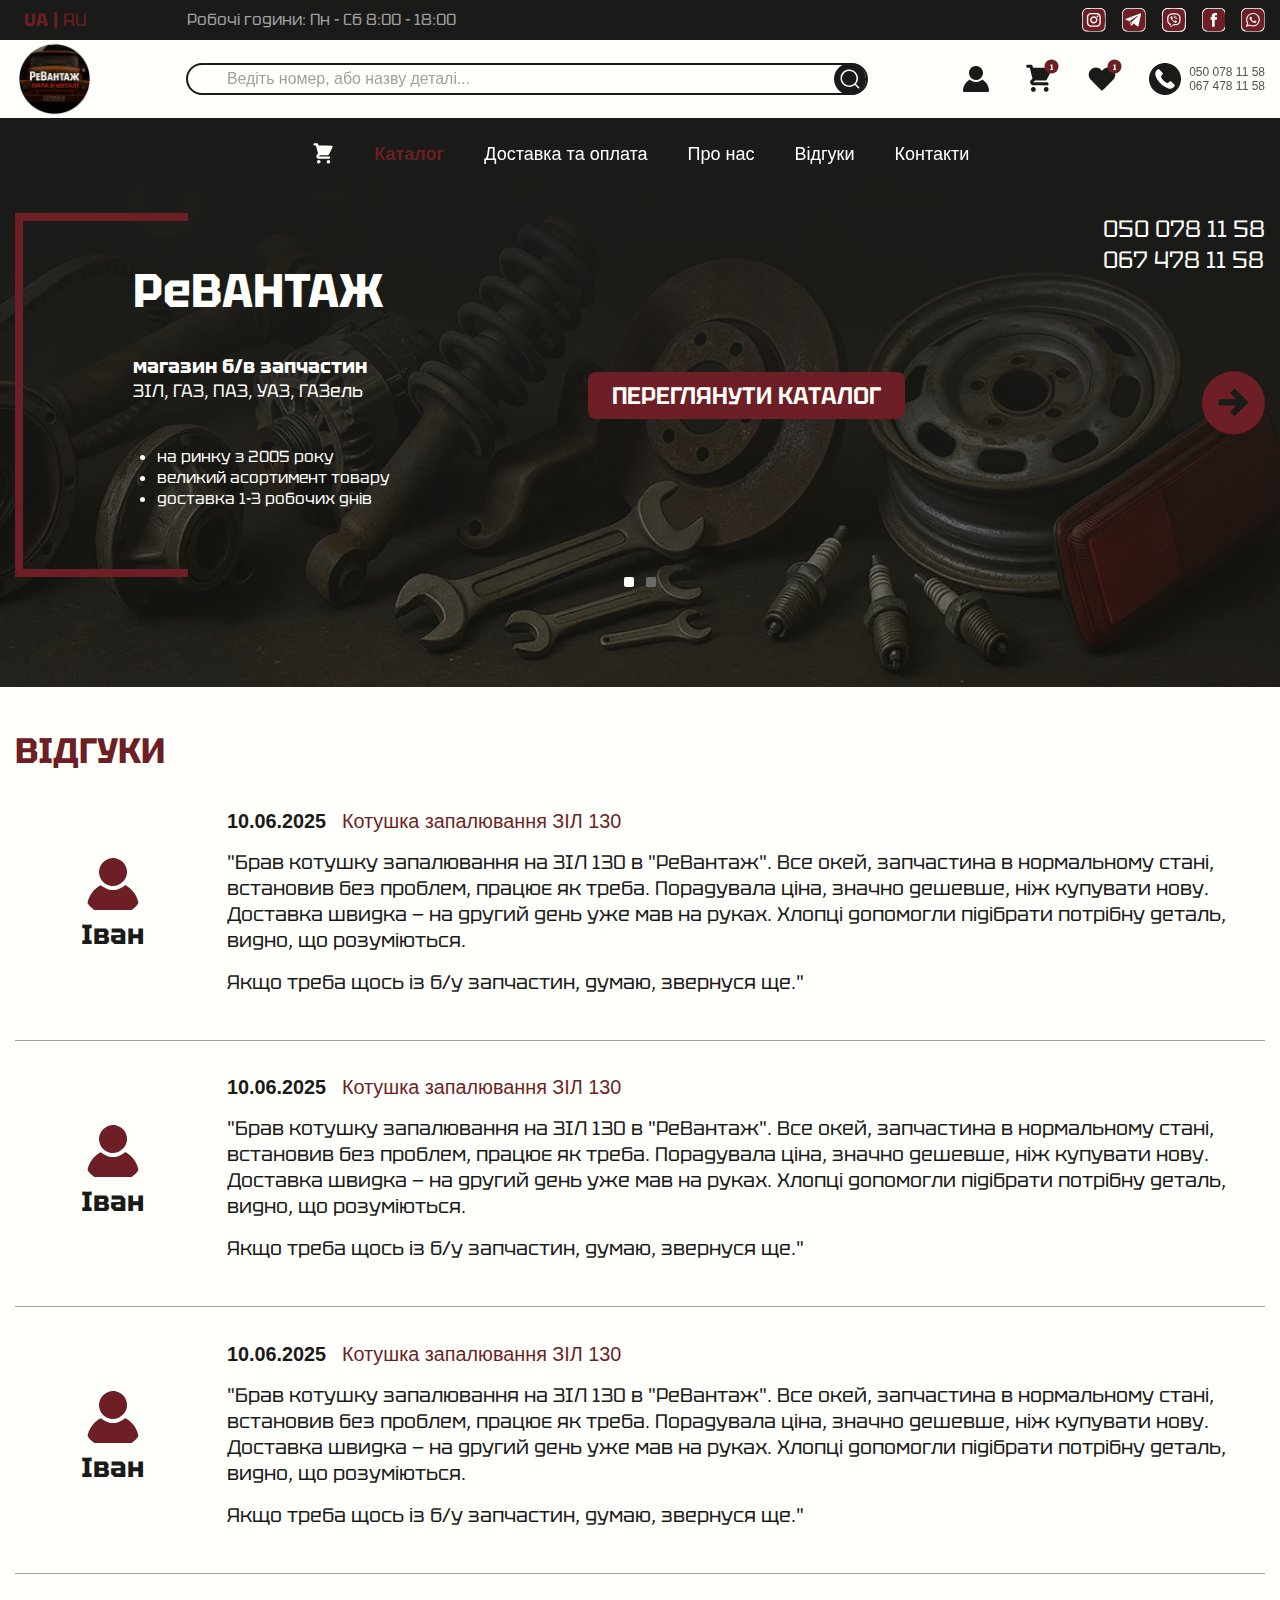
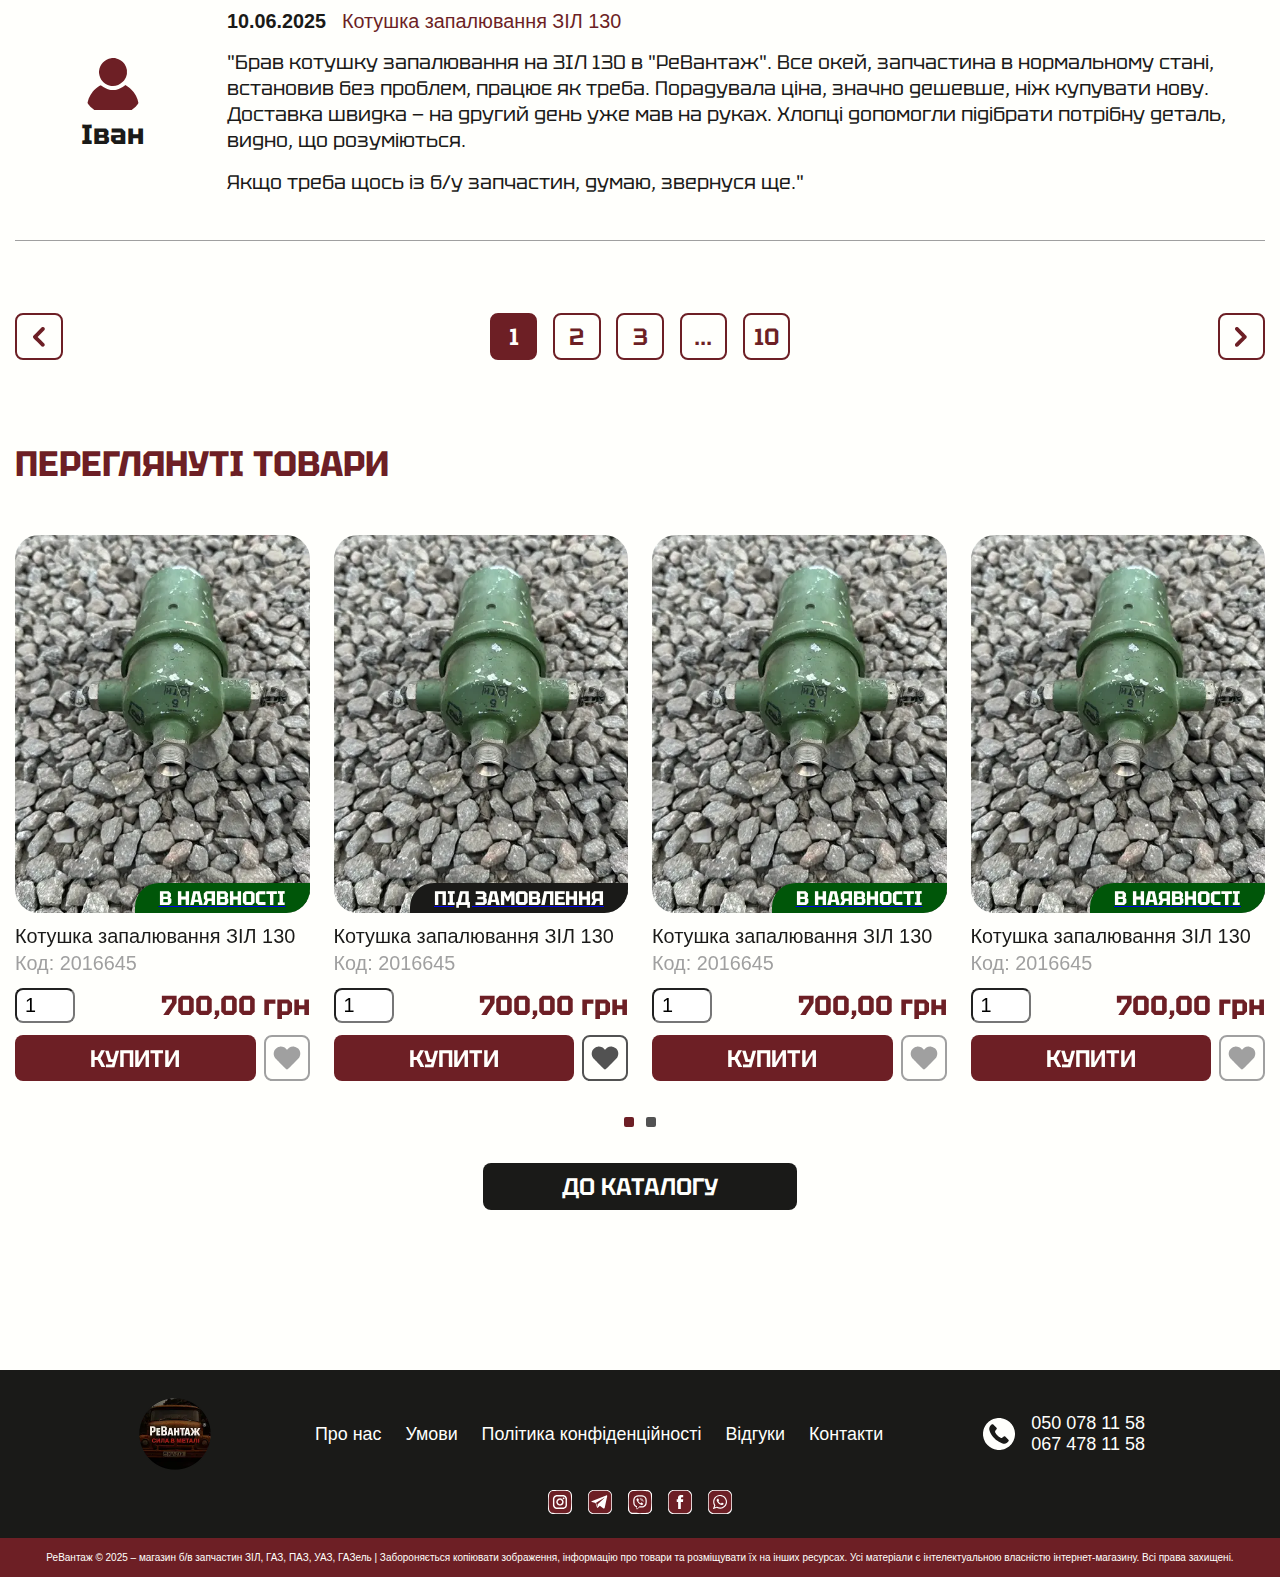
<file: reviews.html>
<!DOCTYPE html>
<html lang="uk">

<head>
    <meta charset="UTF-8">
    <meta name="viewport" content="width=device-width, initial-scale=1.0">
    <link rel="stylesheet" href="css/style.min.css?_v=20250825112544" />
    <title>РеВантаж</title>
</head>

<body>

    <div class="wrapper">
        <header class="header">
    <div class="header__top">
        <div class="header__container container">
            <div class="header__main">
                <div class="header__lang lang">
                    <a href="#" class="lang__item active">UA</a>
                    <a href="#" class="lang__item">RU</a>
                </div>
                <div class="header__contacts">
                    <div class="header__icon">
                        <svg>
                            <use href="img/icons/icons.svg#phone"></use>
                        </svg>
                    </div>
                    <div class="header__phones">
                        <a href="#" class="header__phone" target="_blank">
                            050 078 11 58
                        </a>
                        <a href="#" class="header__phone" target="_blank">
                            067 478 11 58
                        </a>
                    </div>
                </div>
                <p class="header__hours">Робочі години: Пн - Сб 8:00 - 18:00</p>
                <div class="header__socials">
                    <a href="#" class="header__social header__social_hidden" target="_blank">
                        <svg>
                            <use href="img/icons/icons.svg#instagram"></use>
                        </svg>
                    </a>
                    <a href="#" class="header__social" target="_blank">
                        <svg>
                            <use href="img/icons/icons.svg#telegram"></use>
                        </svg>
                    </a>
                    <a href="#" class="header__social" target="_blank">
                        <svg>
                            <use href="img/icons/icons.svg#viber"></use>
                        </svg>
                    </a>
                    <a href="#" class="header__social header__social_hidden" target="_blank">
                        <svg>
                            <use href="img/icons/icons.svg#facebook"></use>
                        </svg>
                    </a>
                    <a href="#" class="header__social" target="_blank">
                        <svg>
                            <use href="img/icons/icons.svg#whatsapp"></use>
                        </svg>
                    </a>
                </div>
            </div>
        </div>
    </div>
    <div class="header__middle">
        <div class="header__container container">
            <div class="header__body">
                <a href="#" class="header__logo" data-modal="review">
                    <picture><source srcset="img/logo.webp" type="image/webp"><img src="img/logo.png" alt="Logo"></picture>
                </a>
                <form action="#" class="header__search">
                    <input type="text" placeholder="Ведіть номер, або назву деталі..." name="search">
                    <button type="submit">
                        <svg>
                            <use href="img/icons/icons.svg#search"></use>
                        </svg>
                    </button>
                </form>
                <div class="header__options">
                    <a href="#" class="header__option" data-modal="auth">
                        <svg>
                            <use href="img/icons/icons.svg#user"></use>
                        </svg>
                    </a>
                    <a href="#" class="header__option" data-modal="cart">
                        <svg>
                            <use href="img/icons/icons.svg#cart"></use>
                        </svg>
                        <span>1</span>
                    </a>
                    <a href="#" class="header__option" data-modal="favorite">
                        <svg>
                            <use href="img/icons/icons.svg#favorite"></use>
                        </svg>
                        <span>1</span>
                    </a>
                    <div class="header__contacts">
                        <div class="header__icon">
                            <svg>
                                <use href="img/icons/icons.svg#phone"></use>
                            </svg>
                        </div>
                        <div class="header__phones">
                            <a href="#" class="header__phone" target="_blank">
                                050 078 11 58
                            </a>
                            <a href="#" class="header__phone" target="_blank">
                                067 478 11 58
                            </a>
                        </div>
                    </div>
                    <button type="button" class="header__menu-icon">
                        <span></span>
                    </button>
                </div>
            </div>
        </div>
    </div>
    <div class="header__menu menu">
        <div class="menu__container container">
            <nav class="menu__body">
                <ul class="menu__list">
                    <li class="menu__item menu__item_desk">
                        <a href="#" class="menu__link">
                            <svg>
                                <use href="img/icons/icons.svg#cart"></use>
                            </svg>
                        </a>
                    </li>
                    <li class="menu__item">
                        <div class="menu__row">
                            <a href="#" class="menu__link active">Каталог</a>
                            <button type="button" class="menu__btn">⯆</button>
                        </div>
                        <div class="menu__submenu submenu">
                            <ul class="submenu__list">
                                <li class="submenu__item">
                                    <a href="#" class="submenu__link">Деталі до ЗІЛ</a>
                                </li>
                                <li class="submenu__item">
                                    <a href="#" class="submenu__link">Деталі до ГАЗ</a>
                                </li>
                                <li class="submenu__item">
                                    <a href="#" class="submenu__link">Деталі до УАЗ</a>
                                </li>
                                <li class="submenu__item">
                                    <a href="#" class="submenu__link">Деталі до ГАЗель</a>
                                </li>
                            </ul>
                        </div>
                    </li>
                    <li class="menu__item">
                        <div class="menu__row">
                            <a href="#" class="menu__link">Доставка та оплата</a>
                        </div>
                    </li>
                    <li class="menu__item">
                        <div class="menu__row">
                            <a href="#" class="menu__link">Про нас</a>
                        </div>
                    </li>
                    <li class="menu__item">
                        <div class="menu__row">
                            <a href="#" class="menu__link">Відгуки</a>
                        </div>
                    </li>
                    <li class="menu__item">
                        <div class="menu__row">
                            <a href="#" class="menu__link">Контакти</a>
                        </div>
                    </li>
                </ul>
            </nav>
            <div class="menu__extra">
                <div class="header__socials">
                    <a href="#" class="header__social" target="_blank">
                        <svg>
                            <use href="img/icons/icons.svg#instagram"></use>
                        </svg>
                    </a>
                    <a href="#" class="header__social" target="_blank">
                        <svg>
                            <use href="img/icons/icons.svg#telegram"></use>
                        </svg>
                    </a>
                    <a href="#" class="header__social" target="_blank">
                        <svg>
                            <use href="img/icons/icons.svg#viber"></use>
                        </svg>
                    </a>
                    <a href="#" class="header__social" target="_blank">
                        <svg>
                            <use href="img/icons/icons.svg#facebook"></use>
                        </svg>
                    </a>
                    <a href="#" class="header__social" target="_blank">
                        <svg>
                            <use href="img/icons/icons.svg#whatsapp"></use>
                        </svg>
                    </a>
                </div>
                <div class="header__lang lang">
                    <a href="#" class="lang__item active">UA</a>
                    <a href="#" class="lang__item">RU</a>
                </div>
            </div>
            <div class="menu__contacts header__contacts">
                <div class="header__icon">
                    <svg>
                        <use href="img/icons/icons.svg#phone"></use>
                    </svg>
                </div>
                <div class="header__phones">
                    <a href="#" class="header__phone" target="_blank">
                        050 078 11 58
                    </a>
                    <a href="#" class="header__phone" target="_blank">
                        067 478 11 58
                    </a>
                </div>
            </div>
        </div>
    </div>
</header>

        <div class="page">

            <section class="main">
                <div class="main__slider">
                    <div class="main__wrapper swiper-wrapper">
                        <div class="main__slide swiper-slide">
                            <div class="main__image">
                                <picture><source srcset="img/main/image.webp" type="image/webp"><img src="img/main/image.png" alt="Image"></picture>
                            </div>
                            <div class="main__container container">
                                <div class="main__body">
                                    <div class="main__text">
                                        <h2>РеВАНТАЖ</h2>
                                        <p>
                                            <b>магазин б/в запчастин</b>
                                            ЗІЛ, ГАЗ, ПАЗ, УАЗ, ГАЗель
                                        </p>
                                        <ul>
                                            <li>на ринку з 2005 року</li>
                                            <li>великий асортимент товару</li>
                                            <li>доставка 1-3 робочих днів</li>
                                        </ul>
                                    </div>
                                    <a href="#" class="main__btn btn_red">ПЕРЕГЛЯНУТИ КАТАЛОГ</a>
                                    <div class="main__phones">
                                        <a href="#" class="main__phone">050 078 11 58</a>
                                        <a href="#" class="main__phone">067 478 11 58</a>
                                    </div>
                                    <div class="main__navigation navigation">
                                        <button type="button" class="navigation__next" title="Next">
                                            <svg>
                                                <use href="img/icons/icons.svg#arrow"></use>
                                            </svg>
                                        </button>
                                    </div>
                                </div>
                            </div>
                        </div>
                        <div class="main__slide swiper-slide">
                            <div class="main__image">
                                <picture><source srcset="img/main/image.webp" type="image/webp"><img src="img/main/image.png" alt="Image"></picture>
                            </div>
                            <div class="main__container container">
                                <div class="main__body">
                                    <div class="main__text">
                                        <h2>РеВАНТАЖ</h2>
                                        <p>
                                            <b>магазин б/в запчастин</b>
                                            ЗІЛ, ГАЗ, ПАЗ, УАЗ, ГАЗель
                                        </p>
                                        <ul>
                                            <li>на ринку з 2005 року</li>
                                            <li>великий асортимент товару</li>
                                            <li>доставка 1-3 робочих днів</li>
                                        </ul>
                                    </div>
                                    <a href="#" class="main__btn btn_red">ПЕРЕГЛЯНУТИ КАТАЛОГ</a>
                                    <div class="main__phones">
                                        <a href="#" class="main__phone">050 078 11 58</a>
                                        <a href="#" class="main__phone">067 478 11 58</a>
                                    </div>
                                    <div class="main__navigation navigation">
                                        <button type="button" class="navigation__next" title="Next">
                                            <svg>
                                                <use href="img/icons/icons.svg#arrow"></use>
                                            </svg>
                                        </button>
                                    </div>
                                </div>
                            </div>
                        </div>
                    </div>
                </div>
                <div class="main__pagination pagination"></div>
            </section>

            <section class="reviews">
                <div class="reviews__container container">
                    <div class="reviews__body">
                        <h2 class="reviews__title title">Відгуки</h2>
                        <ul class="reviews__list">
                            <li class="reviews__item">
                                <div class="reviews__author">
                                    <div class="reviews__avatar">
                                        <svg>
                                            <use href="img/icons/icons.svg#user"></use>
                                        </svg>
                                    </div>
                                    <div class="reviews__user">Іван</div>
                                </div>
                                <time datetime="2025-06-10" class="reviews__date">10.06.2025</time>
                                <div class="reviews__name">Котушка запалювання ЗІЛ 130</div>
                                <div class="reviews__text">
                                    <p>
                                        "Брав котушку запалювання на ЗІЛ 130 в "РеВантаж". Все окей, запчастина в
                                        нормальному стані, встановив без проблем, працює як треба.
                                        Порадувала ціна, значно дешевше, ніж купувати нову. Доставка швидка — на
                                        другий
                                        день уже мав на руках. Хлопці допомогли підібрати потрібну деталь, видно, що
                                        розуміються.
                                    </p>
                                    <p>
                                        Якщо треба щось із б/у запчастин, думаю, звернуся ще."
                                    </p>
                                </div>
                                <button type="button" class="reviews__more" title="Read more">
                                    <svg>
                                        <use href="img/icons/icons.svg#arrow3"></use>
                                    </svg>
                                </button>
                            </li>
                            <li class="reviews__item">
                                <div class="reviews__author">
                                    <div class="reviews__avatar">
                                        <svg>
                                            <use href="img/icons/icons.svg#user"></use>
                                        </svg>
                                    </div>
                                    <div class="reviews__user">Іван</div>
                                </div>
                                <time datetime="2025-06-10" class="reviews__date">10.06.2025</time>
                                <div class="reviews__name">Котушка запалювання ЗІЛ 130</div>
                                <div class="reviews__text">
                                    <p>
                                        "Брав котушку запалювання на ЗІЛ 130 в "РеВантаж". Все окей, запчастина в
                                        нормальному стані, встановив без проблем, працює як треба.
                                        Порадувала ціна, значно дешевше, ніж купувати нову. Доставка швидка — на
                                        другий
                                        день уже мав на руках. Хлопці допомогли підібрати потрібну деталь, видно, що
                                        розуміються.
                                    </p>
                                    <p>
                                        Якщо треба щось із б/у запчастин, думаю, звернуся ще."
                                    </p>
                                </div>
                                <button type="button" class="reviews__more" title="Read more">
                                    <svg>
                                        <use href="img/icons/icons.svg#arrow3"></use>
                                    </svg>
                                </button>
                            </li>
                            <li class="reviews__item">
                                <div class="reviews__author">
                                    <div class="reviews__avatar">
                                        <svg>
                                            <use href="img/icons/icons.svg#user"></use>
                                        </svg>
                                    </div>
                                    <div class="reviews__user">Іван</div>
                                </div>
                                <time datetime="2025-06-10" class="reviews__date">10.06.2025</time>
                                <div class="reviews__name">Котушка запалювання ЗІЛ 130</div>
                                <div class="reviews__text">
                                    <p>
                                        "Брав котушку запалювання на ЗІЛ 130 в "РеВантаж". Все окей, запчастина в
                                        нормальному стані, встановив без проблем, працює як треба.
                                        Порадувала ціна, значно дешевше, ніж купувати нову. Доставка швидка — на
                                        другий
                                        день уже мав на руках. Хлопці допомогли підібрати потрібну деталь, видно, що
                                        розуміються.
                                    </p>
                                    <p>
                                        Якщо треба щось із б/у запчастин, думаю, звернуся ще."
                                    </p>
                                </div>
                                <button type="button" class="reviews__more" title="Read more">
                                    <svg>
                                        <use href="img/icons/icons.svg#arrow3"></use>
                                    </svg>
                                </button>
                            </li>
                            <li class="reviews__item">
                                <div class="reviews__author">
                                    <div class="reviews__avatar">
                                        <svg>
                                            <use href="img/icons/icons.svg#user"></use>
                                        </svg>
                                    </div>
                                    <div class="reviews__user">Іван</div>
                                </div>
                                <time datetime="2025-06-10" class="reviews__date">10.06.2025</time>
                                <div class="reviews__name">Котушка запалювання ЗІЛ 130</div>
                                <div class="reviews__text">
                                    <p>
                                        "Брав котушку запалювання на ЗІЛ 130 в "РеВантаж". Все окей, запчастина в
                                        нормальному стані, встановив без проблем, працює як треба.
                                        Порадувала ціна, значно дешевше, ніж купувати нову. Доставка швидка — на
                                        другий
                                        день уже мав на руках. Хлопці допомогли підібрати потрібну деталь, видно, що
                                        розуміються.
                                    </p>
                                    <p>
                                        Якщо треба щось із б/у запчастин, думаю, звернуся ще."
                                    </p>
                                </div>
                                <button type="button" class="reviews__more" title="Read more">
                                    <svg>
                                        <use href="img/icons/icons.svg#arrow3"></use>
                                    </svg>
                                </button>
                            </li>
                        </ul>
                        <div class="reviews__pages pages">
                            <a href="#" class="pages__prev">
                                <svg>
                                    <use href="img/icons/icons.svg#arrow2"></use>
                                </svg>
                            </a>
                            <div class="pages__numbers">
                                <a href="#" class="pages__number active">1</a>
                                <a href="#" class="pages__number">2</a>
                                <a href="#" class="pages__number">3</a>
                                <span class="pages__separator">...</span>
                                <a href="#" class="pages__number">10</a>
                            </div>
                            <a href="#" class="pages__next">
                                <svg>
                                    <use href="img/icons/icons.svg#arrow2"></use>
                                </svg>
                            </a>
                        </div>
                    </div>
                </div>
            </section>

            <section class="viewed">
                <div class="viewed__container container">
                    <div class="viewed__body">
                        <h2 class="viewed__title title">ПЕРЕГЛЯНУТІ ТОВАРИ</h2>
                        <div class="viewed__slider">
                            <div class="viewed__wrapper swiper-wrapper">
                                <div class="viewed__slide swiper-slide">
                                    <div class="viewed__product product">
                                        <a href="#" class="product__image">
                                            <picture><source srcset="img/catalog/image.webp" type="image/webp"><img src="img/catalog/image.png" alt="Image"></picture>
                                            <div class="product__status">в наявності</div>
                                        </a>
                                        <a href="#" class="product__title">
                                            Котушка запалювання ЗІЛ 130
                                        </a>
                                        <span class="product__code">Код: 2016645</span>
                                        <div class="product__price">
                                            <input type="number" value="1" min="1">
                                            <span>700,00 грн</span>
                                        </div>
                                        <div class="product__btns">
                                            <a href="#" class="product__buy btn_red">
                                                КУПИТИ
                                            </a>
                                            <a href="#" class="product__favorite">
                                                <svg>
                                                    <use href="img/icons/icons.svg#favorite"></use>
                                                </svg>
                                            </a>
                                        </div>
                                    </div>
                                </div>
                                <div class="viewed__slide swiper-slide">
                                    <div class="viewed__product product viewed__product product_order">
                                        <a href="#" class="product__image">
                                            <picture><source srcset="img/catalog/image.webp" type="image/webp"><img src="img/catalog/image.png" alt="Image"></picture>
                                            <div class="product__status">під замовлення</div>
                                        </a>
                                        <a href="#" class="product__title">
                                            Котушка запалювання ЗІЛ 130
                                        </a>
                                        <span class="product__code">Код: 2016645</span>
                                        <div class="product__price">
                                            <input type="number" value="1" min="1">
                                            <span>700,00 грн</span>
                                        </div>
                                        <div class="product__btns">
                                            <a href="#" class="product__buy btn_red">
                                                КУПИТИ
                                            </a>
                                            <a href="#" class="product__favorite active">
                                                <svg>
                                                    <use href="img/icons/icons.svg#favorite"></use>
                                                </svg>
                                            </a>
                                        </div>
                                    </div>
                                </div>
                                <div class="viewed__slide swiper-slide">
                                    <div class="viewed__product product">
                                        <a href="#" class="product__image">
                                            <picture><source srcset="img/catalog/image.webp" type="image/webp"><img src="img/catalog/image.png" alt="Image"></picture>
                                            <div class="product__status">в наявності</div>
                                        </a>
                                        <a href="#" class="product__title">
                                            Котушка запалювання ЗІЛ 130
                                        </a>
                                        <span class="product__code">Код: 2016645</span>
                                        <div class="product__price">
                                            <input type="number" value="1" min="1">
                                            <span>700,00 грн</span>
                                        </div>
                                        <div class="product__btns">
                                            <a href="#" class="product__buy btn_red">
                                                КУПИТИ
                                            </a>
                                            <a href="#" class="product__favorite">
                                                <svg>
                                                    <use href="img/icons/icons.svg#favorite"></use>
                                                </svg>
                                            </a>
                                        </div>
                                    </div>
                                </div>
                                <div class="viewed__slide swiper-slide">
                                    <div class="viewed__product product">
                                        <a href="#" class="product__image">
                                            <picture><source srcset="img/catalog/image.webp" type="image/webp"><img src="img/catalog/image.png" alt="Image"></picture>
                                            <div class="product__status">в наявності</div>
                                        </a>
                                        <a href="#" class="product__title">
                                            Котушка запалювання ЗІЛ 130
                                        </a>
                                        <span class="product__code">Код: 2016645</span>
                                        <div class="product__price">
                                            <input type="number" value="1" min="1">
                                            <span>700,00 грн</span>
                                        </div>
                                        <div class="product__btns">
                                            <a href="#" class="product__buy btn_red">
                                                КУПИТИ
                                            </a>
                                            <a href="#" class="product__favorite">
                                                <svg>
                                                    <use href="img/icons/icons.svg#favorite"></use>
                                                </svg>
                                            </a>
                                        </div>
                                    </div>
                                </div>
                                <div class="viewed__slide swiper-slide">
                                    <div class="viewed__product product">
                                        <a href="#" class="product__image">
                                            <picture><source srcset="img/catalog/image.webp" type="image/webp"><img src="img/catalog/image.png" alt="Image"></picture>
                                            <div class="product__status">в наявності</div>
                                        </a>
                                        <a href="#" class="product__title">
                                            Котушка запалювання ЗІЛ 130
                                        </a>
                                        <span class="product__code">Код: 2016645</span>
                                        <div class="product__price">
                                            <input type="number" value="1" min="1">
                                            <span>700,00 грн</span>
                                        </div>
                                        <div class="product__btns">
                                            <a href="#" class="product__buy btn_red">
                                                КУПИТИ
                                            </a>
                                            <a href="#" class="product__favorite">
                                                <svg>
                                                    <use href="img/icons/icons.svg#favorite"></use>
                                                </svg>
                                            </a>
                                        </div>
                                    </div>
                                </div>
                            </div>
                        </div>
                        <div class="viewed__pagination pagination"></div>
                        <a href="#" class="viewed__btn btn_black">ДО КАТАЛОГУ</a>
                    </div>
                </div>
            </section>

        </div>

        <footer class="footer">
    <div class="footer__top">
        <div class="footer__container container">
            <div class="footer__main">
                <a href="#" class="footer__logo">
                    <picture><source srcset="img/logo.webp" type="image/webp"><img src="img/logo.png" alt="Logo"></picture>
                </a>
                <div class="footer__menu menu-footer">
                    <nav class="menu-footer__body">
                        <ul class="menu-footer__list">
                            <li class="menu-footer__item"><a href="#" class="menu-footer__link">Про нас</a></li>
                            <li class="menu-footer__item"><a href="#" class="menu-footer__link">Умови</a></li>
                            <li class="menu-footer__item"><a href="#" class="menu-footer__link">Політика
                                    конфіденційності</a></li>
                            <li class="menu-footer__item"><a href="#" class="menu-footer__link">Відгуки</a></li>
                            <li class="menu-footer__item"><a href="#" class="menu-footer__link">Контакти</a></li>
                        </ul>
                    </nav>
                </div>
                <div class="footer__contacts">
                    <div class="footer__icon">
                        <svg>
                            <use href="img/icons/icons.svg#phone"></use>
                        </svg>
                    </div>
                    <div class="footer__phones">
                        <a href="#" class="footer__phone">050 078 11 58</a>
                        <a href="#" class="footer__phone">067 478 11 58</a>
                    </div>
                </div>
                <div class="footer__socials">
                    <a href="#" class="footer__social" target="_blank" title="">
                        <svg>
                            <use href="img/icons/icons.svg#instagram"></use>
                        </svg>
                    </a>
                    <a href="#" class="footer__social" target="_blank" title="">
                        <svg>
                            <use href="img/icons/icons.svg#telegram"></use>
                        </svg>
                    </a>
                    <a href="#" class="footer__social" target="_blank" title="">
                        <svg>
                            <use href="img/icons/icons.svg#viber"></use>
                        </svg>
                    </a>
                    <a href="#" class="footer__social" target="_blank" title="">
                        <svg>
                            <use href="img/icons/icons.svg#facebook"></use>
                        </svg>
                    </a>
                    <a href="#" class="footer__social" target="_blank" title="">
                        <svg>
                            <use href="img/icons/icons.svg#whatsapp"></use>
                        </svg>
                    </a>
                </div>
            </div>
        </div>
    </div>
    <div class="footer__bottom">
        <div class="footer__container container">
            <p class="footer__rights">
                РеВантаж © 2025 – магазин б/в запчастин ЗІЛ, ГАЗ, ПАЗ, УАЗ, ГАЗель | Забороняється копіювати зображення,
                інформацію про товари та розміщувати їх на інших ресурсах. Усі матеріали є інтелектуальною власністю
                інтернет-магазину. Всі права захищені.
            </p>
        </div>
    </div>
</footer>
    </div>

    <div class="modal" id="cart">
    <div class="modal__wrapper">
        <div class="modal__content">
            <div class="modal__header">
                <h2 class="modal__title title">кошик</h2>
                <button type="button" class="modal__close" data-modal-close></button>
            </div>
            <div class="modal__body">
                <div class="modal__cart cart">
                    <ul class="cart__list">
                        <li class="cart__item">
                            <div class="cart__image">
                                <picture><source srcset="img/catalog/image.webp" type="image/webp"><img src="img/catalog/image.png" alt="Image"></picture>
                            </div>
                            <div class="cart__info">
                                <div class="cart__name">Котушка запалювання ЗІЛ 130</div>
                                <div class="cart__code">Код: 2016645</div>
                            </div>
                            <div class="cart__price">
                                <input type="number" value="1" min="1">
                                <span>700,00 грн</span>
                            </div>
                            <button type="button" class="cart__options">
                                <span>...</span>
                            </button>
                        </li>
                    </ul>
                    <div class="cart__total"> 700,00 грн</div>
                    <a href="#" class="cart__btn btn_red">оформити замовлення</a>
                    <button type="button" class="cart__btn btn_white" data-modal-close>
                        продовжити покупки
                    </button>
                </div>
            </div>
        </div>
    </div>
</div>

<div class="modal" id="favorite">
    <div class="modal__wrapper">
        <div class="modal__content">
            <div class="modal__header">
                <h2 class="modal__title title">бажане</h2>
                <button type="button" class="modal__close" data-modal-close></button>
            </div>
            <div class="modal__body">
                <div class="modal__favorite favorite">
                    <ul class="favorite__list">
                        <li class="favorite__product product">
                            <a href="#" class="product__image">
                                <picture><source srcset="img/catalog/image.webp" type="image/webp"><img src="img/catalog/image.png" alt="Image"></picture>
                                <div class="product__status">В наявності</div>
                            </a>
                            <a href="#" class="product__title">
                                Котушка запалювання ЗІЛ 130
                            </a>
                            <span class="product__code">Код: 2016645</span>
                            <div class="product__price">
                                <input type="number" value="1" min="1">
                                <span>700,00 грн</span>
                            </div>
                            <div class="product__btns">
                                <a href="#" class="product__buy btn_red">
                                    КУПИТИ
                                </a>
                                <a href="#" class="product__favorite active">
                                    <svg>
                                        <use href="img/icons/icons.svg#favorite"></use>
                                    </svg>
                                </a>
                            </div>
                        </li>
                        <li class="favorite__product product">
                            <a href="#" class="product__image">
                                <picture><source srcset="img/catalog/image.webp" type="image/webp"><img src="img/catalog/image.png" alt="Image"></picture>
                                <div class="product__status">В наявності</div>
                            </a>
                            <a href="#" class="product__title">
                                Котушка запалювання ЗІЛ 130
                            </a>
                            <span class="product__code">Код: 2016645</span>
                            <div class="product__price">
                                <input type="number" value="1" min="1">
                                <span>700,00 грн</span>
                            </div>
                            <div class="product__btns">
                                <a href="#" class="product__buy btn_red">
                                    КУПИТИ
                                </a>
                                <a href="#" class="product__favorite active">
                                    <svg>
                                        <use href="img/icons/icons.svg#favorite"></use>
                                    </svg>
                                </a>
                            </div>
                        </li>
                        <li class="favorite__product product">
                            <a href="#" class="product__image">
                                <picture><source srcset="img/catalog/image.webp" type="image/webp"><img src="img/catalog/image.png" alt="Image"></picture>
                                <div class="product__status">В наявності</div>
                            </a>
                            <a href="#" class="product__title">
                                Котушка запалювання ЗІЛ 130
                            </a>
                            <span class="product__code">Код: 2016645</span>
                            <div class="product__price">
                                <input type="number" value="1" min="1">
                                <span>700,00 грн</span>
                            </div>
                            <div class="product__btns">
                                <a href="#" class="product__buy btn_red">
                                    КУПИТИ
                                </a>
                                <a href="#" class="product__favorite active">
                                    <svg>
                                        <use href="img/icons/icons.svg#favorite"></use>
                                    </svg>
                                </a>
                            </div>
                        </li>
                        <li class="favorite__product product">
                            <a href="#" class="product__image">
                                <picture><source srcset="img/catalog/image.webp" type="image/webp"><img src="img/catalog/image.png" alt="Image"></picture>
                                <div class="product__status">В наявності</div>
                            </a>
                            <a href="#" class="product__title">
                                Котушка запалювання ЗІЛ 130
                            </a>
                            <span class="product__code">Код: 2016645</span>
                            <div class="product__price">
                                <input type="number" value="1" min="1">
                                <span>700,00 грн</span>
                            </div>
                            <div class="product__btns">
                                <a href="#" class="product__buy btn_red">
                                    КУПИТИ
                                </a>
                                <a href="#" class="product__favorite active">
                                    <svg>
                                        <use href="img/icons/icons.svg#favorite"></use>
                                    </svg>
                                </a>
                            </div>
                        </li>
                    </ul>
                    <a href="#" class="favorite__btn btn_black">переглянути каталог</a>
                </div>
            </div>
        </div>
    </div>
</div>

<div class="modal" id="auth">
    <div class="modal__wrapper">
        <div class="modal__content">
            <div class="modal__header">
                <h2 class="modal__title title">ВХід | реєстрація</h2>
                <button type="button" class="modal__close" data-modal-close></button>
            </div>
            <div class="modal__body">
                <div class="modal__auth auth">
                    <h3 class="auth__title">Маєте обліковий запис? <span>Вхід</span></h3>
                    <form action="#" class="auth__form">
                        <div class="auth__section">
                            <span class="auth__label">Введіть номер телефону</span>
                            <div class="auth__input">
                                <input type="text" name="user-phone" value="+38 (0">
                            </div>
                        </div>
                        <div class="auth__section">
                            <span class="auth__label">Введіть пароль</span>
                            <div class="auth__input">
                                <input type="password" name="user-pass">
                                <button type="button" class="auth__switcher">
                                    <svg>
                                        <use href="img/icons/icons.svg#eye"></use>
                                    </svg>
                                </button>
                            </div>
                        </div>
                        <button type="submit" class="auth__btn btn_red">увійти</button>
                    </form>
                </div>
                <div class="modal__auth auth">
                    <h3 class="auth__title auth__title_reg"><span>Зареєструватись</span></h3>
                    <form action="#" class="auth__form">
                        <div class="auth__section">
                            <span class="auth__label">Введіть прізвище та ім’я</span>
                            <div class="auth__input">
                                <input type="text" name="user-name">
                            </div>
                        </div>
                        <div class="auth__section">
                            <span class="auth__label">Введіть номер телефону</span>
                            <div class="auth__input">
                                <input type="text" name="user-phone" value="+38 (0">
                            </div>
                        </div>
                        <div class="auth__section">
                            <span class="auth__label">Придумайте пароль</span>
                            <div class="auth__input">
                                <input type="password" name="user-pass">
                                <button type="button" class="auth__switcher">
                                    <svg>
                                        <use href="img/icons/icons.svg#eye"></use>
                                    </svg>
                                </button>
                            </div>
                        </div>
                        <div class="auth__section">
                            <span class="auth__label">Повторіть пароль</span>
                            <div class="auth__input">
                                <input type="password" name="user-confirm">
                                <button type="button" class="auth__switcher">
                                    <svg>
                                        <use href="img/icons/icons.svg#eye"></use>
                                    </svg>
                                </button>
                            </div>
                        </div>
                        <div class="auth__section">
                            <span class="auth__label">Введіть 6-значний код підтвердження з SMS</span>
                            <div class="auth__input">
                                <input type="text" name="user-code">
                            </div>
                        </div>
                        <button type="submit" class="auth__btn btn_black">Зареєструватись</button>
                    </form>
                </div>
            </div>
        </div>
    </div>
</div>

<div class="modal" id="review">
    <div class="modal__wrapper">
        <div class="modal__content">
            <div class="modal__header">
                <h2 class="modal__title title">Залишити відгук</h2>
                <button type="button" class="modal__close" data-modal-close></button>
            </div>
            <div class="modal__body">
                <div class="modal__review review">
                    <div class="review__body">
                        <div class="review__info">
                            <p><b>Замовлення</b></p>
                            <p><span>№3652682</span> від <time datetime="2025-06-05">05.06.2025</time></p>
                            <p>Котушка запалювання ЗІЛ 130</p>
                        </div>
                        <div class="review__status">
                            <span>Виконано</span>
                            <time datetime="2025-06-06">06.06.2025</time>
                        </div>
                    </div>
                    <form action="#" class="review__form">
                        <div class="review__input">
                            <span class="review__label">Напишіть свої враження від співпраці з нами</span>
                            <textarea></textarea>
                        </div>
                        <button type="submit" class="review__btn btn_red">
                            Відправити
                        </button>
                    </form>
                </div>
            </div>
        </div>
    </div>
</div>

    <script src="js/app.min.js?_v=20250825112544"></script>
</body>

</html>
</file>
<file: css/style.min.css>
@charset "UTF-8";*{margin:0;padding:0}*,:after,:before{box-sizing:border-box;-moz-box-sizing:border-box;-webkit-box-sizing:border-box}:active,:focus{outline:0}a:active,a:focus{outline:0}aside,footer,header,nav{display:block}button,input,textarea{font-family:inherit;font-size:inherit;font-weight:inherit}input::-ms-clear{display:none}button{cursor:pointer;border:none;background:0 0}button::-moz-focus-inner{padding:0;border:0}img{vertical-align:top}@font-face{font-family:Tektur;font-display:swap;src:url(../fonts/Tektur-Bold.woff2) format("woff2"),url(../fonts/Tektur-Bold.woff) format("woff");font-weight:700;font-style:normal}@font-face{font-family:Tektur;font-display:swap;src:url(../fonts/Tektur-Regular.woff2) format("woff2"),url(../fonts/Tektur-Regular.woff) format("woff");font-weight:400;font-style:normal}@font-face{font-family:Tektur;font-display:swap;src:url(../fonts/Tektur-SemiBold.woff2) format("woff2"),url(../fonts/Tektur-SemiBold.woff) format("woff");font-weight:600;font-style:normal}:root{--app-height:100%;--white:#FFFFFC;--black:#1A1A18;--red:#6D1F25;--green:#005609;--gray:#A0A0A0;--tahoma:"Tahoma",sans-serif;--tektur:"Tektur",sans-serif}body{font-family:var(--tahoma);font-weight:400;color:var(--black);background:var(--white);min-height:100vh;min-width:100%;max-width:100vw;overflow-x:hidden}body._lock,body.lock{overflow:hidden}.wrapper{display:flex;flex-direction:column;min-height:100vh;min-width:320px;max-width:100vw;height:100%;position:relative;overflow:hidden}.page{flex:1 1 auto;padding-bottom:120px}.container{max-width:1310px;width:100%;margin:0 auto;padding:0 15px}.title{font-family:var(--tektur);font-size:2.25rem;font-weight:700;text-transform:uppercase;color:var(--red)}.btn_red{font-family:var(--tektur);font-size:1.5rem;font-weight:600;text-transform:uppercase;text-decoration:none;color:var(--white);padding:8px;background:var(--red);border-radius:8px;display:flex;align-items:center;justify-content:center;white-space:nowrap}.btn_black{font-family:var(--tektur);font-size:1.5rem;font-weight:600;text-transform:uppercase;text-decoration:none;color:var(--white);padding:8px;background:var(--black);border-radius:8px;display:flex;align-items:center;justify-content:center;width:-moz-fit-content;width:fit-content;white-space:nowrap}.btn_white{font-family:var(--tektur);font-size:1.5rem;font-weight:600;text-transform:uppercase;text-decoration:none;color:var(--red);padding:8px;border-radius:8px;display:flex;align-items:center;justify-content:center;width:-moz-fit-content;width:fit-content;white-space:nowrap;border:2px solid var(--red)}.pagination{margin-top:36px;display:flex;align-items:center;justify-content:center;gap:12px}.pagination.lock{display:none}.pagination__bullet{width:10px;height:10px;min-width:10px;border-radius:2px;background:#525252;transition:all .5s ease;cursor:pointer}.pagination__bullet.active{background:var(--red)}.navigation{display:flex;align-items:center;justify-content:space-between;gap:16px;pointer-events:none}.navigation_product .navigation__next,.navigation_product .navigation__prev{border-radius:8px;border:2px solid var(--red);background:var(--white)}.navigation_product .navigation__next svg,.navigation_product .navigation__prev svg{width:100%;height:100%;fill:var(--red)}.navigation__next,.navigation__prev{pointer-events:all;width:64px;height:64px;min-width:64px;border-radius:50%;background:var(--red);display:flex;align-items:center;justify-content:center}.navigation__next svg,.navigation__prev svg{width:60%;height:60%;fill:var(--black)}.navigation__next.lock,.navigation__prev.lock{display:none}.navigation__next.disabled,.navigation__prev.disabled{opacity:.5;pointer-events:none}.navigation__prev svg{transform:rotate(180deg)}.modal{font-family:var(--inter);position:fixed;width:100%;height:100%;background:rgba(0,0,0,.7);top:0;left:0;opacity:0;visibility:hidden;pointer-events:none;transition:all .8s ease;overflow-y:auto;z-index:1000}.modal._active{opacity:1;visibility:visible;pointer-events:all}.modal__wrapper{min-height:100vh;padding:15px;position:relative;display:flex;flex-direction:column;align-items:center;justify-content:center}.modal__content{max-width:1080px;width:100%;display:flex;flex-direction:column;background:var(--white);padding:24px 24px 100px;border-radius:8px}.modal__header{display:flex;align-items:center;justify-content:space-between;gap:16px}.modal__close{width:32px;height:32px;min-width:32px;position:relative}.modal__close::after,.modal__close::before{content:"";position:absolute;top:50%;left:50%;width:100%;height:6px;border-radius:100px;background:var(--black)}.modal__close::before{transform:translate(-50%,-50%) rotate(45deg)}.modal__close::after{transform:translate(-50%,-50%) rotate(-45deg)}.modal__body{margin-top:60px}.select{position:relative}.select__container{position:absolute;top:105%;left:0;border:1px solid #000;transition:all .3s linear;max-height:0;overflow:hidden;scrollbar-width:none;opacity:0;visibility:hidden;background:var(--white);z-index:10;width:100%;border-radius:12px}.select__container::-webkit-scrollbar{width:0;height:0}.select__container._active{max-height:250px;overflow-y:auto;opacity:1;visibility:visible}.select__checked,.select__option{font-size:1.5rem}.select__option{padding:13px 20px}.select__option:not(:last-child){border-bottom:1px solid #525252}.select__checked{padding:13px 20px;border-radius:12px;border:1px solid var(--black);cursor:pointer;position:relative}.select__checked._active::after{transform:translate(0,-50%) rotate(-180deg)}.select__checked::after{content:"";position:absolute;top:50%;transform:translate(0,-50%);right:20px;width:32px;height:32px;background:url(../img/icons/icons.svg#arrow3) center/contain no-repeat;transition:all .5s ease}.select input{display:none}.radio{max-width:740px;margin-top:40px}.radio__item{cursor:pointer;position:relative;padding-left:68px;font-size:1.5rem;color:#525252}.radio__item.active .radio{display:block}.radio__item .radio{display:none}.radio__item p{display:flex;flex-direction:column}.radio__item b,.radio__item strong{font-weight:700}.radio__item:not(:last-child){margin-bottom:42px}.radio__item::after,.radio__item::before{content:"";position:absolute;top:0;border-radius:50%;transition:all .5s ease}.radio__item::before{left:0;width:36px;height:36px;border:2px solid #525252}.radio__item::after{top:6px;left:6px;width:24px;height:24px;background:var(--red);transform:scale(0)}.radio__item.active::before{border-color:var(--red)}.radio__item.active::after{transform:scale(1)}.radio input{display:none}.header{position:relative;z-index:100}.header_black .menu__link{color:var(--black)}.header_black .menu__link svg{fill:var(--black)}.header__top{background:var(--black)}.header__main{display:flex;align-items:center;gap:95px;padding:8px 0}.header__main .header__contacts{gap:12px;display:none}.header__main .header__icon{display:flex;align-items:center;justify-content:center;width:12px;height:12px;min-width:12px}.header__main .header__icon svg{fill:#a0a0a0}.header__main .header__phones{flex-direction:row;gap:12px}.header__main .header__phone{font-size:.875rem;color:#a0a0a0}.header__hours{font-family:var(--tektur);color:#a0a0a0}.header__socials{flex:1 1 auto;display:flex;align-items:center;justify-content:flex-end;gap:16px}.header__social{width:24px;height:24px;min-width:24px}.header__social svg{width:100%;height:100%;fill:var(--red)}.header__middle{background:var(--white)}.header__body{display:flex;align-items:center;gap:95px}.header__logo{width:80px;height:80px;min-width:80px}.header__logo img{max-height:100%;width:auto}.header__search{flex:1 1 auto;display:flex;align-items:center;border-radius:100px;border:2px solid var(--black);position:relative;padding:0 40px;height:32px}.header__search input{flex:1 1 auto;background:0 0;border:none;width:50px}.header__search input::-moz-placeholder{color:#a0a0a0}.header__search input::placeholder{color:#a0a0a0}.header__search button{position:absolute;top:50%;right:0;transform:translate(0,-50%);width:32px;height:32px;min-width:32px}.header__search button svg{width:100%;height:100%;fill:var(--black)}.header__options{display:flex;align-items:center;gap:32px}.header__option{width:32px;height:32px;min-width:32px;position:relative}.header__option svg{width:100%;height:100%;fill:var(--black)}.header__option span{font-family:var(--tektur);font-size:.5rem;color:var(--white);font-weight:700;border-radius:50%;background:var(--red);position:absolute;top:0;right:0;width:14px;height:14px;display:flex;align-items:center;justify-content:center;transform:translate(25%,-25%)}.header__contacts{display:flex;align-items:center;gap:8px}.header__icon{width:32px;height:32px;min-width:32px}.header__icon svg{width:100%;height:100%;fill:var(--black)}.header__phones{display:flex;flex-direction:column}.header__phone{font-size:.75rem;color:#525252;text-decoration:none;white-space:nowrap}.header__menu-icon{width:24px;min-width:24px;height:16px;position:relative;display:none;z-index:5;position:relative}.header__menu-icon span{position:absolute;top:50%;left:0;transform:translate(0,-50%);width:100%;height:2px;background:#1d2b4b;transition:opacity 0s ease .1s}.header__menu-icon::before{content:"";position:absolute;left:0;top:0;transform:translate(0,-50%);height:2px;width:100%;background:#1d2b4b;transition:transform .2s ease,top .2s ease .2s}.header__menu-icon::after{content:"";position:absolute;left:0;top:100%;transform:translate(0,-50%);height:2px;width:100%;background:#1d2b4b;transition:transform .2s ease,top .2s ease .2s,width 0s ease .2s}.header__menu-icon._active span{opacity:0}.header__menu-icon._active::before{top:50%;transform:translate(0,-50%) rotate(45deg);transition:top .2s ease,transform .2s ease .2s}.header__menu-icon._active::after{top:50%;transform:translate(0,-50%) rotate(-45deg);transition:top .2s ease,transform .2s ease .2s,width 0s ease .2s}.lang{width:80px;min-width:80px;display:flex;justify-content:center}.lang__item{font-family:var(--tektur);font-size:1.125rem;color:var(--red);text-decoration:none}.lang__item:not(:last-child)::after{margin:0 5px;content:"|"}.lang__item.active{font-weight:700}.menu{padding:24px 0 8px}.menu__list{list-style:none;display:flex;align-items:center;justify-content:center;gap:40px}.menu__item{display:grid;grid-template-columns:1fr;grid-template-rows:auto 0fr;transition:all .5s ease}.menu__item.active{grid-template-rows:auto 1fr}.menu__item.active .menu__btn{transform:rotate(-180deg)}.menu__link{font-size:1.125rem;color:var(--white);text-decoration:none;transition:all .5s ease;display:flex;align-items:center}.menu__link.active{font-weight:700;color:var(--red)}.menu__link svg{width:24px;height:24px;min-width:24px;fill:var(--white)}.menu__row{display:flex;align-items:center;gap:8px}.menu__btn{display:none}.menu__extra{display:none}.menu__contacts{display:none}.submenu{grid-column:span 3;overflow:hidden;display:none}.submenu__list{list-style:none;display:flex;flex-direction:column}.submenu__item{padding:16px 0 8px;border-bottom:1px solid var(--red);padding-left:24px}.submenu__link{text-decoration:none;color:var(--black)}.breadcrumbs{margin-top:48px}.breadcrumbs__item{font-size:.875rem;color:#525252;position:relative;text-decoration:none}.breadcrumbs__item:not(:last-child)::after{content:" / "}.breadcrumbs__item svg{width:24px;height:24px;min-width:24px;fill:#525252;vertical-align:bottom}.pages{display:flex;align-items:center;justify-content:space-between;margin-top:72px;gap:16px}.pages__next,.pages__prev{display:flex;align-items:center;justify-content:center;width:48px;min-width:48px;height:48px;border-radius:8px;border:2px solid var(--red);background:var(--white)}.pages__next svg,.pages__prev svg{width:50%;height:50%;fill:var(--red)}.pages__prev svg{transform:rotate(90deg)}.pages__next svg{transform:rotate(-90deg)}.pages__numbers{display:flex;align-items:center;gap:16px}.pages__number,.pages__separator{width:48px;height:48px;border-radius:8px;border:2px solid var(--red);background:var(--white);display:flex;align-items:center;justify-content:center;text-decoration:none;font-family:var(--tektur);font-size:1.5rem;font-weight:600;color:var(--red)}.pages__number.active,.pages__separator.active{background:var(--red);color:var(--white)}.product{display:flex;flex-direction:column}.product_order .product__status{background:var(--black)}.product__image{width:100%;aspect-ratio:280/360;position:relative;border-radius:24px;overflow:hidden;display:flex;align-items:flex-end;justify-content:flex-end}.product__image img{position:absolute;top:0;left:0;width:100%;height:100%;-o-object-fit:cover;object-fit:cover}.product__status{font-family:var(--tektur);font-size:1.25rem;font-weight:700;color:var(--white);text-transform:uppercase;padding:2px 24px;background:var(--green);position:relative;border-radius:24px 0 0 0}.product__title{flex:1 1 auto;font-size:1.25rem;margin-top:12px;color:var(--black);text-decoration:none}.product__code{font-size:1.25rem;margin-top:4px;color:var(--gray)}.product__price{margin-top:12px;display:flex;align-items:center;gap:4px;justify-content:space-between;flex-wrap:wrap}.product__price span{font-family:var(--tektur);font-weight:700;font-size:1.75rem;color:var(--red);white-space:nowrap}.product__price input{border-radius:8px;padding:4px 8px;width:60px;font-size:1.25rem}.product__btns{margin-top:12px;display:flex;gap:8px}.product__buy{flex:1 1 auto;max-height:46px}.product__favorite{width:46px;height:46px;min-width:46px;border:2px solid #a0a0a0;border-radius:8px;display:flex;align-items:center;justify-content:center;padding:5px;transition:all .5s ease}.product__favorite.active{border:2px solid #525252}.product__favorite.active svg{fill:#525252}.product__favorite svg{width:100%;height:100%;fill:#a0a0a0;transition:all .5s ease}@font-face{font-family:swiper-icons;src:url("data:application/font-woff;charset=utf-8;base64, [base64]//wADZ2x5ZgAAAywAAADMAAAD2MHtryVoZWFkAAABbAAAADAAAAA2E2+eoWhoZWEAAAGcAAAAHwAAACQC9gDzaG10eAAAAigAAAAZAAAArgJkABFsb2NhAAAC0AAAAFoAAABaFQAUGG1heHAAAAG8AAAAHwAAACAAcABAbmFtZQAAA/gAAAE5AAACXvFdBwlwb3N0AAAFNAAAAGIAAACE5s74hXjaY2BkYGAAYpf5Hu/j+W2+MnAzMYDAzaX6QjD6/4//Bxj5GA8AuRwMYGkAPywL13jaY2BkYGA88P8Agx4j+/8fQDYfA1AEBWgDAIB2BOoAeNpjYGRgYNBh4GdgYgABEMnIABJzYNADCQAACWgAsQB42mNgYfzCOIGBlYGB0YcxjYGBwR1Kf2WQZGhhYGBiYGVmgAFGBiQQkOaawtDAoMBQxXjg/wEGPcYDDA4wNUA2CCgwsAAAO4EL6gAAeNpj2M0gyAACqxgGNWBkZ2D4/wMA+xkDdgAAAHjaY2BgYGaAYBkGRgYQiAHyGMF8FgYHIM3DwMHABGQrMOgyWDLEM1T9/w8UBfEMgLzE////P/5//f/V/xv+r4eaAAeMbAxwIUYmIMHEgKYAYjUcsDAwsLKxc3BycfPw8jEQA/[base64]/uznmfPFBNODM2K7MTQ45YEAZqGP81AmGGcF3iPqOop0r1SPTaTbVkfUe4HXj97wYE+yNwWYxwWu4v1ugWHgo3S1XdZEVqWM7ET0cfnLGxWfkgR42o2PvWrDMBSFj/IHLaF0zKjRgdiVMwScNRAoWUoH78Y2icB/yIY09An6AH2Bdu/UB+yxopYshQiEvnvu0dURgDt8QeC8PDw7Fpji3fEA4z/PEJ6YOB5hKh4dj3EvXhxPqH/SKUY3rJ7srZ4FZnh1PMAtPhwP6fl2PMJMPDgeQ4rY8YT6Gzao0eAEA409DuggmTnFnOcSCiEiLMgxCiTI6Cq5DZUd3Qmp10vO0LaLTd2cjN4fOumlc7lUYbSQcZFkutRG7g6JKZKy0RmdLY680CDnEJ+UMkpFFe1RN7nxdVpXrC4aTtnaurOnYercZg2YVmLN/d/gczfEimrE/fs/bOuq29Zmn8tloORaXgZgGa78yO9/cnXm2BpaGvq25Dv9S4E9+5SIc9PqupJKhYFSSl47+Qcr1mYNAAAAeNptw0cKwkAAAMDZJA8Q7OUJvkLsPfZ6zFVERPy8qHh2YER+3i/BP83vIBLLySsoKimrqKqpa2hp6+jq6RsYGhmbmJqZSy0sraxtbO3sHRydnEMU4uR6yx7JJXveP7WrDycAAAAAAAH//wACeNpjYGRgYOABYhkgZgJCZgZNBkYGLQZtIJsFLMYAAAw3ALgAeNolizEKgDAQBCchRbC2sFER0YD6qVQiBCv/H9ezGI6Z5XBAw8CBK/m5iQQVauVbXLnOrMZv2oLdKFa8Pjuru2hJzGabmOSLzNMzvutpB3N42mNgZGBg4GKQYzBhYMxJLMlj4GBgAYow/P/PAJJhLM6sSoWKfWCAAwDAjgbRAAB42mNgYGBkAIIbCZo5IPrmUn0hGA0AO8EFTQAA") format("woff");font-weight:400;font-style:normal}:root{--swiper-theme-color:#007aff}:host{position:relative;display:block;margin-left:auto;margin-right:auto;z-index:1}.swiper{margin-left:auto;margin-right:auto;position:relative;overflow:hidden;list-style:none;padding:0;z-index:1;display:block}.swiper-vertical>.swiper-wrapper{flex-direction:column}.swiper-wrapper{position:relative;width:100%;height:100%;z-index:1;display:flex;transition-property:transform;transition-timing-function:var(--swiper-wrapper-transition-timing-function,initial);box-sizing:content-box}.swiper-android .swiper-slide,.swiper-ios .swiper-slide,.swiper-wrapper{transform:translate3d(0,0,0)}.swiper-horizontal{touch-action:pan-y}.swiper-vertical{touch-action:pan-x}.swiper-slide{flex-shrink:0;width:100%;height:100%;position:relative;transition-property:transform;display:block}.swiper-slide-invisible-blank{visibility:hidden}.swiper-autoheight,.swiper-autoheight .swiper-slide{height:auto}.swiper-autoheight .swiper-wrapper{align-items:flex-start;transition-property:transform,height}.swiper-backface-hidden .swiper-slide{transform:translateZ(0);backface-visibility:hidden}.swiper-3d.swiper-css-mode .swiper-wrapper{perspective:1200px}.swiper-3d .swiper-wrapper{transform-style:preserve-3d}.swiper-3d{perspective:1200px}.swiper-3d .swiper-cube-shadow,.swiper-3d .swiper-slide{transform-style:preserve-3d}.swiper-css-mode>.swiper-wrapper{overflow:auto;scrollbar-width:none;-ms-overflow-style:none}.swiper-css-mode>.swiper-wrapper::-webkit-scrollbar{display:none}.swiper-css-mode>.swiper-wrapper>.swiper-slide{scroll-snap-align:start start}.swiper-css-mode.swiper-horizontal>.swiper-wrapper{scroll-snap-type:x mandatory}.swiper-css-mode.swiper-vertical>.swiper-wrapper{scroll-snap-type:y mandatory}.swiper-css-mode.swiper-free-mode>.swiper-wrapper{scroll-snap-type:none}.swiper-css-mode.swiper-free-mode>.swiper-wrapper>.swiper-slide{scroll-snap-align:none}.swiper-css-mode.swiper-centered>.swiper-wrapper::before{content:"";flex-shrink:0;order:9999}.swiper-css-mode.swiper-centered>.swiper-wrapper>.swiper-slide{scroll-snap-align:center center;scroll-snap-stop:always}.swiper-css-mode.swiper-centered.swiper-horizontal>.swiper-wrapper>.swiper-slide:first-child{margin-inline-start:var(--swiper-centered-offset-before)}.swiper-css-mode.swiper-centered.swiper-horizontal>.swiper-wrapper::before{height:100%;min-height:1px;width:var(--swiper-centered-offset-after)}.swiper-css-mode.swiper-centered.swiper-vertical>.swiper-wrapper>.swiper-slide:first-child{margin-block-start:var(--swiper-centered-offset-before)}.swiper-css-mode.swiper-centered.swiper-vertical>.swiper-wrapper::before{width:100%;min-width:1px;height:var(--swiper-centered-offset-after)}.swiper-3d .swiper-slide-shadow,.swiper-3d .swiper-slide-shadow-bottom,.swiper-3d .swiper-slide-shadow-left,.swiper-3d .swiper-slide-shadow-right,.swiper-3d .swiper-slide-shadow-top{position:absolute;left:0;top:0;width:100%;height:100%;pointer-events:none;z-index:10}.swiper-3d .swiper-slide-shadow{background:rgba(0,0,0,.15)}.swiper-3d .swiper-slide-shadow-left{background-image:linear-gradient(to left,rgba(0,0,0,.5),rgba(0,0,0,0))}.swiper-3d .swiper-slide-shadow-right{background-image:linear-gradient(to right,rgba(0,0,0,.5),rgba(0,0,0,0))}.swiper-3d .swiper-slide-shadow-top{background-image:linear-gradient(to top,rgba(0,0,0,.5),rgba(0,0,0,0))}.swiper-3d .swiper-slide-shadow-bottom{background-image:linear-gradient(to bottom,rgba(0,0,0,.5),rgba(0,0,0,0))}.swiper-lazy-preloader{width:42px;height:42px;position:absolute;left:50%;top:50%;margin-left:-21px;margin-top:-21px;z-index:10;transform-origin:50%;box-sizing:border-box;border:4px solid var(--swiper-preloader-color,var(--swiper-theme-color));border-radius:50%;border-top-color:transparent}.swiper-watch-progress .swiper-slide-visible .swiper-lazy-preloader,.swiper:not(.swiper-watch-progress) .swiper-lazy-preloader{animation:swiper-preloader-spin 1s infinite linear}.swiper-lazy-preloader-white{--swiper-preloader-color:#fff}.swiper-lazy-preloader-black{--swiper-preloader-color:#000}@keyframes swiper-preloader-spin{0%{transform:rotate(0)}100%{transform:rotate(360deg)}}.main{margin-top:-56px;position:relative}.main__slider{position:relative}.main__slide{position:relative}.main__image{position:absolute;top:0;left:0;width:100%;height:100%}.main__image img{position:absolute;top:0;left:0;width:100%;height:100%;-o-object-fit:cover;object-fit:cover}.main__image::after{content:"";position:absolute;top:0;left:0;width:100%;height:100%;background:linear-gradient(180deg,#1a1a18 0,rgba(26,26,24,.5) 100%)}.main__body{position:relative;color:var(--white);display:flex;justify-content:space-between;gap:16px;padding:96px 0 110px}.main__text{font-family:var(--tektur);padding:48px 0 68px 112px;border-left:8px solid var(--red);position:relative}.main__text::after,.main__text::before{content:"";position:absolute;left:0;width:45%;height:8px;background:var(--red)}.main__text::before{top:0}.main__text::after{bottom:0}.main__text h2{font-size:3rem;font-weight:700}.main__text p{font-size:1.125rem;display:flex;flex-direction:column;margin-top:32px}.main__text ul{margin-top:44px;padding-left:24px}.main__text b,.main__text strong{font-size:1.25rem;font-weight:700}.main__btn{align-self:center;padding:8px 24px}.main__phones{display:flex;flex-direction:column}.main__phone{font-family:var(--tektur);font-size:1.5rem;color:var(--white);text-decoration:none;white-space:nowrap}.main__navigation{position:absolute;top:50%;right:0;transform:translate(0,-50%);z-index:1}.main .pagination{position:absolute;bottom:100px;left:50%;transform:translate(-50%,0);z-index:1}.main .pagination__bullet{background:#6b6b6b}.main .pagination__bullet.active{background:var(--white)}.links{position:relative;z-index:1;margin-top:-40px}.links__body{display:flex;justify-content:space-between;gap:47px;overflow-x:auto;scrollbar-width:none;scrollbar-color:#5f5f5f transparent;padding:50px;margin:-90px -50px -50px}.links__body::-webkit-scrollbar{width:0;height:0}.links__item{flex:1 1 25%;color:var(--black);text-decoration:none;display:flex;flex-direction:column;align-items:center;box-shadow:3px 3px 4px rgba(0,0,0,.25);padding:40px 12px 12px;border-radius:32px;position:relative;transition:all .5s ease;border:4px solid transparent;min-width:140px}.links__item::before{content:"";position:absolute;top:0;left:0;width:105%;height:100%;background:var(--red);opacity:.8;border-radius:32px;transform:skew(-2deg,-10deg) translate(5px,-10%);box-shadow:4px 4px 4px rgba(0,0,0,.25)}.links__item::after{content:"";position:absolute;top:0;left:0;width:100%;height:100%;background:var(--white);border-radius:32px}.links__image{width:100px;height:100px;min-width:100px;position:relative;z-index:1}.links__image img{position:absolute;top:0;left:0;width:100%;height:100%;-o-object-fit:contain;object-fit:contain}.links__name{font-family:var(--tektur);font-size:1.5rem;font-weight:700;text-align:center;margin-top:24px;position:relative;z-index:1}.links__text{font-size:1.125rem;color:#525252;text-align:center;margin-top:12px;position:relative;z-index:1}.links__icon{width:64px;height:64px;min-width:64px;display:flex;align-items:center;justify-content:center;border-radius:50%;background:var(--red);align-self:flex-end;position:relative;z-index:1}.links__icon svg{width:50%;height:50%;fill:var(--white);transform:rotate(45deg)}.top__body{padding-block:40px}.top__list{margin-top:40px;display:grid;grid-template-columns:repeat(4,1fr);gap:24px;list-style:none}.top__link{padding:24px;display:flex;flex-direction:column;align-items:center;text-decoration:none;color:var(--black);padding:24px;border-radius:24px;border:2px solid var(--black);height:100%;transition:all .5s ease}.top__icon{width:140px;height:140px;min-width:140px;position:relative}.top__icon img{position:absolute;top:0;left:0;width:100%;height:100%;-o-object-fit:contain;object-fit:contain}.top__name{font-family:var(--tektur);font-size:1.5rem;font-weight:600;text-transform:uppercase;text-align:center}.top__btn{margin:40px auto 0;max-width:380px;width:100%}.item{margin-top:48px}.item__main{display:flex;gap:90px}.item__graph{flex:1 1 600px;min-width:0;overflow:hidden}.item__slider{position:relative;padding:0 25px}.item__slide{position:relative;width:100%;aspect-ratio:1/1;border-radius:24px;overflow:hidden}.item__slide .item__status{display:none}.item__slide img{position:absolute;top:0;left:0;width:100%;height:100%;-o-object-fit:cover;object-fit:cover}.item__navigation{position:absolute;top:50%;left:0;transform:translate(0,-50%);z-index:1;width:100%}.item__pagination{margin-top:24px}.item__desc{flex:1 1 470px;display:flex;flex-direction:column}.item__desc .item__code,.item__desc .item__title{display:block}.item__status{align-self:flex-end;font-family:var(--tektur);font-size:1.25rem;font-weight:700;color:var(--white);text-transform:uppercase;padding:2px 24px;background:var(--green);position:relative;border-radius:24px 0 0 0}.item__title{font-family:var(--tektur);font-size:1.75rem;font-weight:700;text-transform:uppercase;margin-top:16px;display:none}.item__code{font-size:1.25rem;margin-top:8px;color:var(--gray);display:none}.item__price{margin-top:48px;display:flex;align-items:center;gap:20px;flex-wrap:wrap}.item__price span{font-family:var(--tektur);font-weight:700;font-size:1.75rem;color:var(--red);white-space:nowrap}.item__price input{border-radius:8px;padding:4px 8px;width:60px;font-size:1.25rem}.item__btns{margin-top:48px;display:flex;gap:20px}.item__buy{flex:1 1 auto;max-height:46px}.item__favorite{width:46px;height:46px;min-width:46px;border:2px solid #a0a0a0;border-radius:8px;display:flex;align-items:center;justify-content:center;padding:5px;transition:all .5s ease}.item__favorite.active{border:2px solid #525252}.item__favorite.active svg{fill:#525252}.item__favorite svg{width:100%;height:100%;fill:#a0a0a0;transition:all .5s ease}.item__text{margin-top:48px;font-size:1.25rem}.item__more{font-family:var(--tektur);font-size:1.25rem;font-weight:700;color:var(--red);align-self:flex-end;margin-top:16px;text-decoration:none}.item__about{margin-top:48px;font-size:1.5rem}.item__about h2,.item__about h3,.item__about h4,.item__about h5{font-family:var(--tektur);font-size:1.75rem;font-weight:700;color:var(--red)}.item__about h2:not(:first-child),.item__about h3:not(:first-child),.item__about h4:not(:first-child),.item__about h5:not(:first-child){margin-top:36px}.item__about ul{padding-left:24px}.item__about ul:not(:first-child){margin-top:36px}.item__about p:not(:first-child){margin-top:36px}.item__return{max-width:530px;width:100%;margin:80px auto 0}.catalog{margin-top:48px}.catalog__select{background:var(--white);border-radius:8px;border:2px solid var(--black);width:-moz-fit-content;width:fit-content;position:relative;padding:2px}.catalog__select::after{content:"";position:absolute;width:16px;height:16px;top:50%;right:16px;background:url(../img/icons/icons.svg#arrow2) center/contain no-repeat;transform:translate(0,-50%)}.catalog__select select{border-radius:8px;background:var(--white);border:none;padding:6px 48px 6px 16px;font-size:1.25rem;-moz-appearance:none;-webkit-appearance:none;appearance:none}.catalog__body{display:flex;align-items:flex-start;gap:40px}.catalog__sidebar{flex:0 0 300px;position:relative;padding-right:18px;margin-top:66px}.catalog__sidebar::before{content:"";position:absolute;top:0;left:0;width:100%;height:100%;border-radius:32px;background:rgba(109,31,37,.8);transform:skew(0deg,-15deg) translate(5px,-45px);box-shadow:4px 4px 4px rgba(0,0,0,.25)}.catalog__categories{padding:32px 20px;background:var(--white);position:relative;border-radius:32px;box-shadow:4px 0 4px rgba(0,0,0,.25)}.catalog__list{list-style:none}.catalog__item{font-family:var(--tektur);font-size:1.25rem;font-weight:700}.catalog__item:not(:last-child){margin-bottom:32px}.catalog__item .catalog__item{font-size:1.125rem}.catalog__item .catalog__item:not(:last-child){margin:0}.catalog__item .catalog__item:first-child{margin-top:16px}.catalog__item .catalog__item .catalog__list{list-style:disc;padding-left:24px}.catalog__item .catalog__item .catalog__item{font-weight:400;font-size:1rem}.catalog__item .catalog__item .catalog__item:first-child{margin-top:0}.catalog__item .catalog__item .catalog__item .catalog__link::after{display:none}.catalog__link{font-family:var(--tektur);color:var(--black);text-decoration:none;font-size:1.25rem;transition:all .5s ease}.catalog__link::after{content:" ⯆ "}.catalog__main{flex:1 1 920px}.catalog__grid{display:grid;grid-template-columns:repeat(3,1fr);gap:32px;margin-top:24px}.catalog__more{display:flex;align-items:center;gap:12px;font-family:var(--tektur);font-size:1.5rem;font-weight:600;margin:72px auto 0;color:var(--black);text-decoration:none;text-transform:uppercase;width:-moz-fit-content;width:fit-content;transition:all .5s ease}.catalog__more svg{width:32px;height:32px;min-width:32px;fill:var(--black);transition:all .5s ease}.about__body{padding:40px 0}.about__text{font-size:1.5rem;margin-top:24px}.about__text p:not(:last-child){margin-bottom:16px}.about__text ul{padding-left:32px}.about__text ul:not(:last-child){margin-bottom:16px}.about__text b,.about__text strong{font-weight:700}.about__text li{padding-left:5px}.viewed__body{padding:40px 0}.viewed__slider{margin-top:48px;overflow:hidden}.viewed__slide{height:auto}.viewed__product{height:100%}.viewed__btn{margin:36px auto 0;max-width:314px;width:100%}.contacts__body{padding:40px 0}.contacts__list{margin-top:40px;list-style:none;max-width:450px}.contacts__item:not(:last-child){margin-bottom:32px}.contacts__subtitle{font-size:1.5rem;font-weight:700}.contacts__info{margin-top:32px;font-size:1.5rem;display:flex;align-items:center;gap:12px}.contacts__info svg{width:36px;height:36px;min-width:36px;fill:var(--red)}.contacts__phones{display:flex;flex-direction:column}.contacts__phone{color:var(--black);text-decoration:none}.contacts__link{color:var(--black)}.contacts__socials{display:flex;align-items:center;gap:20px}.contacts__social{width:36px;height:36px;min-width:36px;display:flex;align-items:center;justify-content:center}.contacts__social svg{width:100%;height:100%;fill:var(--red)}.request__body{padding:40px 0}.request__content{display:flex;gap:160px;margin-top:40px}.request__main{flex:1 1 630px}.request__text{font-size:1.5rem}.request__text h3{font-family:var(--tektur);font-size:1.5rem;font-weight:700;text-transform:uppercase}.request__text h3:not(:last-child){margin-bottom:36px}.request__text p:not(:last-child){margin-bottom:36px}.request__text b,.request__text strong{font-weight:700}.request__form{margin-top:60px}.request__sidebar{flex:1 1 500px}.request__sidebar .request__text{color:var(--red);text-transform:uppercase;font-weight:700}.request__sidebar .request__text p:not(:last-child){margin:0}.request__sidebar .contacts__socials{padding-left:24px}.form{width:100%;display:flex;flex-direction:column;align-items:center}.form__input{width:100%;display:flex;flex-direction:column}.form__input:not(:last-child){margin-bottom:40px}.form__input input,.form__input textarea{padding:13px 20px;font-size:1.5rem;border-radius:12px;border:1px solid var(--black);background:0 0}.form__input textarea{resize:none;min-height:200px}.form__label{margin-bottom:12px;padding-left:17px;font-size:1.25rem;font-weight:700;color:var(--red)}.form__btn{max-width:400px;width:100%;margin-top:40px}.delivery__body{padding:40px 0}.delivery__text{margin-top:24px;font-size:1.5rem}.delivery__text:not(:last-child){margin-bottom:40px}.delivery__text h3{font-size:1.75rem;font-weight:700;font-family:var(--tektur)}.delivery__text h2:not(:last-child),.delivery__text h3:not(:last-child),.delivery__text h4:not(:last-child),.delivery__text h5:not(:last-child),.delivery__text h6:not(:last-child),.delivery__text p:not(:last-child),.delivery__text ul:not(:last-child){margin-bottom:32px}.delivery__text p{padding-left:32px}.delivery__text ul{padding-left:64px}.delivery__text b,.delivery__text strong{font-weight:700}.delivery__self{display:flex;align-items:center;gap:24px;margin-bottom:32px;padding-left:32px}.delivery__self p{padding:0}.delivery__self p:not(:last-child){margin:0;padding:0}.delivery__icon{width:36px;height:36px;min-width:36px}.delivery__icon svg{width:100%;height:100%}.delivery__services{display:flex;align-items:center;justify-content:space-around;gap:24px;margin:70px 0}.delivery__service img{max-height:64px;width:auto;max-width:100%}.cart{display:flex;flex-direction:column;align-items:center}.cart__list{width:100%;list-style:none}.cart__item{padding:48px;border-radius:16px;border:1px solid var(--black);display:flex;align-items:center;justify-content:space-between;-moz-column-gap:30px;column-gap:30px}.cart__item:not(:last-child){margin-bottom:24px}.cart__image{width:100px;height:130px;min-width:100px;position:relative;border-radius:8px;overflow:hidden}.cart__image img{position:absolute;top:0;left:0;width:100%;height:100%;-o-object-fit:cover;object-fit:cover}.cart__name{font-size:1.5rem}.cart__code{margin-top:8px;font-size:1.25rem;color:#a0a0a0}.cart__price{display:flex;align-items:center;justify-content:space-between;-moz-column-gap:30px;column-gap:30px}.cart__price input{border-radius:8px;padding:4px 8px;width:60px;font-size:1.25rem}.cart__price span{font-family:var(--tektur);font-size:1.5rem;font-weight:700;color:var(--red);white-space:nowrap}.cart__total{font-family:var(--tektur);font-size:1.75rem;font-weight:700;color:var(--red);margin-top:42px}.cart__btn{margin-top:32px;padding:8px 24px}.cart__btn.btn_white{font-size:1.25rem}.cart__options{width:32px;height:32px;min-width:32px;position:relative}.cart__options span{position:absolute;top:50%;left:50%;font-size:2rem;transform:translate(-50%,-50%) rotate(90deg);line-height:1}.favorite__list{display:grid;grid-template-columns:repeat(3,1fr);gap:34px}.favorite__btn{margin:36px auto 0}.auth:not(:last-child){margin-bottom:100px}.auth__title{font-size:1.75rem;font-family:var(--tektur);font-weight:700;color:#525252;text-transform:uppercase;text-align:center;position:relative}.auth__title span{color:var(--red)}.auth__title_reg::before{content:"";position:absolute;top:50%;left:0;width:100%;height:2px;background:#a0a0a0;transform:translate(0,-50%)}.auth__title_reg span{background:var(--white);padding:0 24px;position:relative}.auth__form{max-width:630px;margin:80px auto 0}.auth__section:not(:last-child){margin-bottom:32px}.auth__label{font-size:1.25rem;color:#525252;margin-bottom:12px;padding-left:20px;display:block}.auth__input{padding:0 20px;border-radius:12px;border:1px solid var(--black);display:flex;align-items:center;gap:8px;height:60px}.auth__input input{flex:1 1 auto;font-size:1.5rem;width:0;background:0 0;border:none}.auth__switcher{width:42px;height:42px;min-width:42px}.auth__switcher svg{width:100%;height:100%;fill:#525252}.auth__btn{padding:8px 40px;margin:80px auto 0}.reviews__body{padding:40px 0}.reviews__list{list-style:none;margin-top:36px}.reviews__item{display:grid;grid-template-columns:auto auto 1fr;align-items:center;gap:16px;padding-bottom:46px;border-bottom:1px solid #a0a0a0}.reviews__item:not(:last-child){margin-bottom:36px}.reviews__author{grid-row:1/3;display:flex;flex-direction:column;align-items:center;min-width:200px}.reviews__avatar{width:64px;height:64px;min-width:64px;border-radius:0 0 50% 50%;overflow:hidden}.reviews__avatar svg{width:100%;height:100%;fill:var(--red)}.reviews__user{font-family:var(--tektur);font-size:1.75rem;font-weight:700;text-align:center}.reviews__header{display:flex;-moz-column-gap:30px;column-gap:30px}.reviews__date{font-size:1.25rem;font-weight:700}.reviews__name{font-size:1.25rem;color:var(--red)}.reviews__text{grid-row:2/3;grid-column:2/4;font-family:var(--tektur);font-size:1.25rem}.reviews__text p:not(:last-child){margin-bottom:16px}.reviews__more{display:none}.review{padding:0 16px}.review__body{display:flex;justify-content:space-between;gap:16px}.review__info{font-size:1.5rem;display:flex;flex-direction:column;gap:16px}.review__info b{font-family:var(--tektur);font-weight:700;text-transform:uppercase}.review__info span{color:var(--red);font-weight:700}.review__status{display:flex;flex-direction:column;align-items:flex-end;gap:16px;font-size:1.5rem}.review__status span{font-family:var(--tektur);font-size:1.25rem;font-weight:700;padding:2px 24px;text-transform:uppercase;background:var(--green);color:var(--white);border-radius:50px 0 0 0}.review__form{margin-top:50px;display:flex;flex-direction:column;align-items:center}.review__input{width:100%;display:flex;flex-direction:column}.review__input textarea{border-radius:12px;font-size:1.5rem;padding:16px;min-height:200px;resize:none;background:0 0}.review__label{color:#525252;margin-bottom:12px;padding-left:20px;font-size:1.25rem}.review__btn{max-width:400px;width:100%;margin-top:80px}.order__body{padding:40px 0}.order__form{margin-top:100px;max-width:630px}.order__section{display:flex;flex-direction:column}.order__section:not(:last-child){margin-bottom:32px}.order__label{font-size:1.25rem;color:#525252;padding-left:20px;margin-bottom:12px}.order__input{border-radius:12px;border:1px solid var(--black);display:flex;align-items:center;gap:16px;padding:0 20px;height:60px}.order__input input{width:0;flex:1 1 auto;font-size:1.5rem;border:none;background:0 0}.order__icon{width:36px;height:36px;min-width:36px;display:flex;align-items:center;justify-content:center}.order__icon svg{width:100%;height:100%;fill:var(--red)}.order__subtitle{font-family:var(--tektur);font-size:1.75rem;font-weight:700;text-transform:uppercase;margin-top:80px}.order__list{margin-top:48px}.order__radio .radio__item .active .order__offices{display:flex}.order__radio .radio__item .active .card{display:flex}.order__offices{margin-top:12px;display:flex;flex-direction:column;gap:12px;display:none}.order__total{font-family:var(--tektur);font-size:1.75rem;font-weight:700;display:flex;align-items:center;gap:40px;margin:80px auto 0;width:-moz-fit-content;width:fit-content}.order__total span{font-size:2rem;color:var(--red);white-space:nowrap}.order__btn{padding:12px 36px;margin:80px auto 0;width:-moz-fit-content;width:fit-content}.order__confirm{color:#525252;text-align:center;margin-top:40px;font-size:1.25rem}.order__confirm ul{display:flex;flex-direction:column;align-items:center}.order__confirm a{color:#525252}.card{margin-top:8px;display:flex;flex-wrap:wrap;gap:32px;max-width:380px;display:none}.card__label{font-size:1.25rem;color:#525252;margin-bottom:12px;padding-left:20px}.card__code,.card__expired,.card__number{flex:1 1 45%;display:flex;flex-direction:column}.card__number{flex:1 1 100%}.card input{display:block;font-size:1.5rem;color:#525252;text-align:center;height:60px;padding:0 12px;border-radius:12px;border:1px solid var(--black);background:0 0;min-width:0;width:100%}.footer__top{padding:24px 0;background:var(--black)}.footer__main{display:grid;grid-template-columns:80px auto auto;justify-content:space-between;align-items:center;gap:16px;max-width:1010px;margin:0 auto}.footer__logo{width:80px;height:80px;min-width:80px}.footer__logo img{width:100%;height:100%;-o-object-fit:contain;object-fit:contain}.footer__contacts{display:flex;align-items:center;gap:16px}.footer__icon{width:32px;height:32px;min-width:32px}.footer__icon svg{width:100%;height:100%;fill:var(--white)}.footer__phones{display:flex;flex-direction:column}.footer__phone{font-size:1.125rem;color:var(--white);text-decoration:none;white-space:nowrap}.footer__socials{grid-column:span 3;display:flex;align-items:center;justify-content:center;gap:16px}.footer__social{width:24px;min-width:24px;height:24px}.footer__social svg{width:100%;height:100%;fill:var(--red)}.footer__bottom{padding:14px 0;background:var(--red)}.footer__rights{font-size:.625rem;text-align:center;color:var(--white)}.menu-footer__list{list-style:none;display:flex;align-items:center;flex-wrap:wrap;-moz-column-gap:24px;column-gap:24px}.menu-footer__item{padding:5px 0}.menu-footer__link{font-size:1.125rem;color:var(--white);text-decoration:none}@media (max-width:1310px){.title{font-size:calc(1.25rem + 16 * (100vw - 20rem)/ 990)}.btn_red{font-size:calc(1.125rem + 6 * (100vw - 20rem)/ 990)}.btn_black{font-size:calc(1.125rem + 6 * (100vw - 20rem)/ 990)}.btn_white{font-size:calc(1.125rem + 6 * (100vw - 20rem)/ 990)}.navigation__next,.navigation__prev{width:calc(40px + 24 * (100vw - 320px)/ 990);height:calc(40px + 24 * (100vw - 320px)/ 990);min-width:calc(40px + 24 * (100vw - 320px)/ 990)}.select__checked,.select__option{font-size:calc(.875rem + 10 * (100vw - 20rem)/ 990)}.radio{margin-top:calc(32px + 8 * (100vw - 320px)/ 990)}.radio__item{font-size:calc(.875rem + 10 * (100vw - 20rem)/ 990);padding-left:calc(32px + 36 * (100vw - 320px)/ 990)}.radio__item:not(:last-child){margin-bottom:calc(24px + 18 * (100vw - 320px)/ 990)}.radio__item::before{width:calc(24px + 12 * (100vw - 320px)/ 990);height:calc(24px + 12 * (100vw - 320px)/ 990)}.radio__item::after{top:calc(3.5px + 2.5 * (100vw - 320px)/ 990);left:calc(4px + 2 * (100vw - 320px)/ 990);width:calc(16px + 8 * (100vw - 320px)/ 990);height:calc(16px + 8 * (100vw - 320px)/ 990)}.header__main{gap:calc(0px + 95 * (100vw - 320px)/ 990)}.header__social{width:calc(16px + 8 * (100vw - 320px)/ 990);height:calc(16px + 8 * (100vw - 320px)/ 990);min-width:calc(16px + 8 * (100vw - 320px)/ 990)}.header__body{gap:calc(0px + 95 * (100vw - 320px)/ 990)}.header__logo{width:calc(36px + 44 * (100vw - 320px)/ 990);height:calc(36px + 44 * (100vw - 320px)/ 990);min-width:calc(36px + 44 * (100vw - 320px)/ 990)}.header__search{padding-left:calc(12px + 28 * (100vw - 320px)/ 990)}.header__search input{font-size:calc(.875rem + 2 * (100vw - 20rem)/ 990)}.header__options{gap:calc(0px + 32 * (100vw - 320px)/ 990)}.breadcrumbs{margin-top:calc(8px + 40 * (100vw - 320px)/ 990)}.pages{gap:calc(8px + 8 * (100vw - 320px)/ 990)}.pages__next,.pages__prev{width:calc(32px + 16 * (100vw - 320px)/ 990);min-width:calc(32px + 16 * (100vw - 320px)/ 990);height:calc(32px + 16 * (100vw - 320px)/ 990)}.pages__numbers{gap:calc(8px + 8 * (100vw - 320px)/ 990)}.pages__number,.pages__separator{width:calc(32px + 16 * (100vw - 320px)/ 990);min-width:calc(32px + 16 * (100vw - 320px)/ 990);height:calc(32px + 16 * (100vw - 320px)/ 990);font-size:calc(1rem + 8 * (100vw - 20rem)/ 990)}.product__status{font-size:calc(.75rem + 8 * (100vw - 20rem)/ 990)}.product__title{font-size:calc(1rem + 4 * (100vw - 20rem)/ 990)}.product__code{font-size:calc(.875rem + 6 * (100vw - 20rem)/ 990)}.product__price span{font-size:calc(1rem + 12 * (100vw - 20rem)/ 990)}.product__price input{font-size:calc(.875rem + 6 * (100vw - 20rem)/ 990)}.main__body{padding-top:calc(50px + 46 * (100vw - 320px)/ 990)}.main__text{padding-left:calc(30px + 82 * (100vw - 320px)/ 990);padding-top:calc(18px + 30 * (100vw - 320px)/ 990)}.main__text h2{font-size:calc(1.5rem + 24 * (100vw - 20rem)/ 990)}.main__text p{font-size:calc(.875rem + 4 * (100vw - 20rem)/ 990)}.main__text ul{font-size:calc(.875rem + 2 * (100vw - 20rem)/ 990)}.main__text b,.main__text strong{font-size:calc(.875rem + 6 * (100vw - 20rem)/ 990)}.main__phone{font-size:calc(.875rem + 10 * (100vw - 20rem)/ 990)}.links__body{gap:calc(12px + 35 * (100vw - 320px)/ 990);padding-bottom:calc(24px + 16 * (100vw - 320px)/ 990)}.links__item{padding-top:calc(20px + 20 * (100vw - 320px)/ 990)}.links__image{width:calc(50px + 50 * (100vw - 320px)/ 990);height:calc(50px + 50 * (100vw - 320px)/ 990);min-width:calc(50px + 50 * (100vw - 320px)/ 990)}.links__name{font-size:calc(.875rem + 10 * (100vw - 20rem)/ 990);margin-top:calc(12px + 12 * (100vw - 320px)/ 990)}.links__text{font-size:calc(.875rem + 4 * (100vw - 20rem)/ 990)}.links__icon{width:calc(32px + 32 * (100vw - 320px)/ 990);height:calc(32px + 32 * (100vw - 320px)/ 990);min-width:calc(32px + 32 * (100vw - 320px)/ 990)}.top__body{padding-block:calc(24px + 16 * (100vw - 320px)/ 990)}.top__list{margin-top:calc(24px + 16 * (100vw - 320px)/ 990);gap:calc(16px + 8 * (100vw - 320px)/ 990)}.top__link{padding:calc(12px + 12 * (100vw - 320px)/ 990);border-radius:calc(20px + 4 * (100vw - 320px)/ 990)}.top__icon{width:calc(80px + 60 * (100vw - 320px)/ 990);height:calc(80px + 60 * (100vw - 320px)/ 990);min-width:calc(80px + 60 * (100vw - 320px)/ 990)}.top__name{font-size:calc(.875rem + 10 * (100vw - 20rem)/ 990)}.top__btn{margin-top:calc(24px + 16 * (100vw - 320px)/ 990)}.item{margin-top:calc(32px + 16 * (100vw - 320px)/ 990)}.item__main{gap:calc(16px + 74 * (100vw - 320px)/ 990)}.item__status{font-size:calc(.875rem + 6 * (100vw - 20rem)/ 990)}.item__title{font-size:calc(1rem + 12 * (100vw - 20rem)/ 990)}.item__code{font-size:calc(.875rem + 6 * (100vw - 20rem)/ 990)}.item__price{margin-top:calc(16px + 32 * (100vw - 320px)/ 990)}.item__price span{font-size:calc(1rem + 12 * (100vw - 20rem)/ 990)}.item__price input{font-size:calc(.875rem + 6 * (100vw - 20rem)/ 990)}.item__btns{margin-top:calc(16px + 32 * (100vw - 320px)/ 990)}.item__text{font-size:calc(.875rem + 6 * (100vw - 20rem)/ 990);margin-top:calc(16px + 32 * (100vw - 320px)/ 990)}.item__more{font-size:calc(.875rem + 6 * (100vw - 20rem)/ 990)}.item__about{font-size:calc(.875rem + 10 * (100vw - 20rem)/ 990);margin-top:calc(24px + 24 * (100vw - 320px)/ 990)}.item__about h2,.item__about h3,.item__about h4,.item__about h5{font-size:calc(1rem + 12 * (100vw - 20rem)/ 990)}.item__about h2:not(:first-child),.item__about h3:not(:first-child),.item__about h4:not(:first-child),.item__about h5:not(:first-child){margin-top:calc(16px + 20 * (100vw - 320px)/ 990)}.item__about ul:not(:first-child){margin-top:calc(16px + 20 * (100vw - 320px)/ 990)}.item__about p:not(:first-child){margin-top:calc(16px + 20 * (100vw - 320px)/ 990)}.item__return{margin-top:calc(24px + 56 * (100vw - 320px)/ 990)}.catalog{margin-top:calc(32px + 16 * (100vw - 320px)/ 990)}.catalog__select::after{width:calc(12px + 4 * (100vw - 320px)/ 990);height:calc(12px + 4 * (100vw - 320px)/ 990)}.catalog__select select{font-size:calc(.875rem + 6 * (100vw - 20rem)/ 990)}.catalog__grid{gap:calc(24px + 8 * (100vw - 320px)/ 990)}.about__body{padding-block:calc(24px + 16 * (100vw - 320px)/ 990)}.about__text{font-size:calc(.875rem + 10 * (100vw - 20rem)/ 990)}.about__text ul{padding-left:calc(16px + 16 * (100vw - 320px)/ 990)}.contacts__body{padding-block:calc(24px + 16 * (100vw - 320px)/ 990)}.contacts__list{margin-top:calc(24px + 16 * (100vw - 320px)/ 990)}.contacts__item:not(:last-child){margin-bottom:calc(20px + 12 * (100vw - 320px)/ 990)}.contacts__subtitle{font-size:calc(1rem + 8 * (100vw - 20rem)/ 990)}.contacts__info{font-size:calc(.875rem + 10 * (100vw - 20rem)/ 990);margin-top:calc(20px + 12 * (100vw - 320px)/ 990)}.contacts__info svg{width:calc(24px + 12 * (100vw - 320px)/ 990);height:calc(24px + 12 * (100vw - 320px)/ 990);min-width:calc(24px + 12 * (100vw - 320px)/ 990)}.contacts__social{width:calc(24px + 12 * (100vw - 320px)/ 990);height:calc(24px + 12 * (100vw - 320px)/ 990);min-width:calc(24px + 12 * (100vw - 320px)/ 990)}.request__body{padding-block:calc(24px + 16 * (100vw - 320px)/ 990)}.request__content{gap:calc(0px + 160 * (100vw - 320px)/ 990);margin-top:calc(24px + 16 * (100vw - 320px)/ 990)}.request__text{font-size:calc(.875rem + 10 * (100vw - 20rem)/ 990)}.request__text h3{font-size:calc(1rem + 8 * (100vw - 20rem)/ 990)}.request__text h3:not(:last-child){margin-bottom:calc(24px + 12 * (100vw - 320px)/ 990)}.request__text p:not(:last-child){margin-bottom:calc(24px + 12 * (100vw - 320px)/ 990)}.request__form{margin-top:calc(24px + 36 * (100vw - 320px)/ 990)}.request__sidebar .request__text{font-size:calc(1rem + 8 * (100vw - 20rem)/ 990)}.form__input:not(:last-child){margin-bottom:calc(14px + 26 * (100vw - 320px)/ 990)}.form__input input,.form__input textarea{font-size:calc(.875rem + 10 * (100vw - 20rem)/ 990)}.form__label{font-size:calc(.875rem + 6 * (100vw - 20rem)/ 990);padding-left:calc(10px + 7 * (100vw - 320px)/ 990)}.form__btn{margin-top:calc(0px + 40 * (100vw - 320px)/ 990)}.delivery__body{padding-block:calc(24px + 16 * (100vw - 320px)/ 990)}.delivery__text{font-size:calc(.875rem + 10 * (100vw - 20rem)/ 990)}.delivery__text:not(:last-child){margin-bottom:calc(24px + 16 * (100vw - 320px)/ 990)}.delivery__text h3{font-size:calc(1rem + 12 * (100vw - 20rem)/ 990)}.delivery__text h2:not(:last-child),.delivery__text h3:not(:last-child),.delivery__text h4:not(:last-child),.delivery__text h5:not(:last-child),.delivery__text h6:not(:last-child),.delivery__text p:not(:last-child),.delivery__text ul:not(:last-child){margin-bottom:calc(24px + 8 * (100vw - 320px)/ 990)}.delivery__self{margin-bottom:calc(24px + 8 * (100vw - 320px)/ 990)}.delivery__self p:not(:last-child){margin:0}.delivery__icon{width:calc(24px + 12 * (100vw - 320px)/ 990);height:calc(24px + 12 * (100vw - 320px)/ 990);min-width:calc(24px + 12 * (100vw - 320px)/ 990)}.delivery__services{margin-block:calc(32px + 38 * (100vw - 320px)/ 990)}.cart__item{padding:calc(16px + 32 * (100vw - 320px)/ 990)}.cart__item:not(:last-child){margin-bottom:8px}.cart__name{font-size:calc(.875rem + 10 * (100vw - 20rem)/ 990)}.cart__code{font-size:calc(.875rem + 6 * (100vw - 20rem)/ 990)}.cart__price input{font-size:calc(.875rem + 6 * (100vw - 20rem)/ 990)}.cart__price span{font-size:calc(.875rem + 10 * (100vw - 20rem)/ 990)}.cart__total{font-size:calc(1.25rem + 8 * (100vw - 20rem)/ 990);margin-top:calc(32px + 10 * (100vw - 320px)/ 990)}.cart__btn{font-size:calc(1rem + 8 * (100vw - 20rem)/ 990)}.cart__btn.btn_white{font-size:calc(1rem + 4 * (100vw - 20rem)/ 990)}.favorite__list{gap:calc(16px + 18 * (100vw - 320px)/ 990)}.auth:not(:last-child){margin-bottom:calc(48px + 52 * (100vw - 320px)/ 990)}.auth__title{font-size:calc(1rem + 12 * (100vw - 20rem)/ 990)}.auth__form{margin-top:calc(32px + 48 * (100vw - 320px)/ 990)}.auth__section:not(:last-child){margin-bottom:calc(16px + 16 * (100vw - 320px)/ 990)}.auth__label{font-size:calc(.875rem + 6 * (100vw - 20rem)/ 990);padding-left:calc(10px + 10 * (100vw - 320px)/ 990)}.auth__input{height:calc(48px + 12 * (100vw - 320px)/ 990)}.auth__input input{font-size:calc(.875rem + 10 * (100vw - 20rem)/ 990)}.auth__switcher{width:calc(24px + 18 * (100vw - 320px)/ 990);height:calc(24px + 18 * (100vw - 320px)/ 990);min-width:calc(24px + 18 * (100vw - 320px)/ 990)}.auth__btn{margin-top:calc(32px + 48 * (100vw - 320px)/ 990)}.reviews__body{padding-block:calc(24px + 16 * (100vw - 320px)/ 990)}.reviews__item{padding-bottom:calc(16px + 30 * (100vw - 320px)/ 990)}.reviews__item:not(:last-child){margin-bottom:calc(24px + 12 * (100vw - 320px)/ 990)}.reviews__author{min-width:calc(64px + 136 * (100vw - 320px)/ 990)}.reviews__user{font-size:calc(1rem + 12 * (100vw - 20rem)/ 990)}.reviews__date{font-size:calc(.875rem + 6 * (100vw - 20rem)/ 990)}.reviews__name{font-size:calc(.875rem + 6 * (100vw - 20rem)/ 990)}.reviews__text{font-size:calc(.875rem + 6 * (100vw - 20rem)/ 990)}.review__info{font-size:calc(.875rem + 10 * (100vw - 20rem)/ 990);gap:calc(8px + 8 * (100vw - 320px)/ 990)}.review__status{font-size:calc(.875rem + 10 * (100vw - 20rem)/ 990)}.review__status span{font-size:calc(.875rem + 6 * (100vw - 20rem)/ 990)}.review__form{margin-top:calc(24px + 26 * (100vw - 320px)/ 990)}.review__label{padding-left:calc(10px + 10 * (100vw - 320px)/ 990);font-size:calc(.875rem + 6 * (100vw - 20rem)/ 990)}.review__btn{margin-top:calc(24px + 56 * (100vw - 320px)/ 990)}.order__body{padding-block:calc(24px + 16 * (100vw - 320px)/ 990)}.order__form{margin-top:calc(24px + 76 * (100vw - 320px)/ 990)}.order__section:not(:last-child){margin-bottom:calc(24px + 8 * (100vw - 320px)/ 990)}.order__label{font-size:calc(.875rem + 6 * (100vw - 20rem)/ 990);padding-left:calc(10px + 10 * (100vw - 320px)/ 990)}.order__input{height:calc(48px + 12 * (100vw - 320px)/ 990)}.order__input input{font-size:calc(.875rem + 10 * (100vw - 20rem)/ 990)}.order__subtitle{font-size:calc(1.125rem + 10 * (100vw - 20rem)/ 990);margin-top:calc(48px + 32 * (100vw - 320px)/ 990)}.order__list{margin-top:calc(24px + 24 * (100vw - 320px)/ 990)}.order__total{font-size:calc(1rem + 12 * (100vw - 20rem)/ 990);margin-top:calc(48px + 32 * (100vw - 320px)/ 990)}.order__total span{font-size:calc(1.25rem + 12 * (100vw - 20rem)/ 990)}.order__btn{margin-top:calc(48px + 32 * (100vw - 320px)/ 990)}.order__confirm{font-size:calc(.875rem + 6 * (100vw - 20rem)/ 990)}.card{gap:calc(10px + 22 * (100vw - 320px)/ 990)}.card__label{font-size:calc(.875rem + 6 * (100vw - 20rem)/ 990);padding-left:calc(10px + 10 * (100vw - 320px)/ 990)}.card input{height:calc(48px + 12 * (100vw - 320px)/ 990);font-size:calc(1rem + 8 * (100vw - 20rem)/ 990)}.menu-footer__link{font-size:calc(.875rem + 4 * (100vw - 20rem)/ 990)}}@media (max-width:992px){.top__list{grid-template-columns:repeat(3,1fr)}.catalog__grid{grid-template-columns:repeat(2,1fr)}}@media (max-width:768px){.header__main{gap:12px;min-height:40px}.header__main .header__contacts{display:flex}.header__hours{display:none}.header__middle{min-height:60px;box-shadow:inset 0 0 4px rgba(0,0,0,.25)}.header__body{gap:12px;min-height:60px}.header__options{gap:16px}.header__contacts{display:none}.header__menu-icon{display:block}.menu{position:fixed;background:var(--white);left:0;top:100px;width:100%;height:calc(var(--app-height) - 100px);transform:translate(100%,0);transition:all .5s ease;overflow-y:auto;scrollbar-width:none}.menu::-webkit-scrollbar{width:0;height:0}.menu._active{transform:translate(0,0)}.menu__list{align-items:stretch;flex-direction:column;gap:16px}.menu__item_desk{display:none}.menu__link{color:var(--black);font-weight:700;font-size:1rem}.menu__link svg{fill:var(--black)}.menu__link.active{color:var(--black)}.menu__row{padding-bottom:8px;border-bottom:1px solid var(--red)}.menu__btn{width:24px;height:24px;min-width:24px;display:flex;justify-content:center;transition:all .5s ease}.submenu{display:block}.main{margin-top:4px}.main__body{padding:20px 0}.main__btn{position:absolute;bottom:20px;right:50%;transform:translate(80%,0)}.main .pagination{position:static;transform:translate(0,0);margin-top:8px}.main .pagination__bullet.active{background:#d9d9d9}.links{margin-top:16px}.links__body{gap:12px;margin:0 -16px;padding:24px 16px;background:rgba(109,31,37,.8)}.links__item{background:var(--white)}.links__item::before{display:none}.links__item::after{display:none}.links__text{display:none}.top__list{grid-template-columns:repeat(2,1fr)}.catalog__body{margin-top:24px}.catalog__sidebar{display:none}.cart__item{display:grid;grid-template-columns:100px 1fr 24px}.cart__image{grid-row:1/4}.cart__code{margin-top:18px}.cart__price{grid-row:3/4;grid-column:span 2}.cart__options{align-self:start}.reviews__item{align-items:start}}@media (max-width:576px){.pagination{margin-top:24px}.modal__wrapper{padding:0}.modal__content{border-radius:0;padding:0 0 100px;flex:1 1 auto}.modal__header{padding:20px 16px;box-shadow:0 2px 4px rgba(0,0,0,.25)}.modal__body{margin-top:20px}.select__checked::after{display:none}.header__socials{gap:12px}.header__social_hidden{display:none}.header__option{display:none}.lang{display:none}.menu__extra{display:flex;align-items:center;justify-content:space-between;gap:16px;margin-top:32px;padding-left:24px}.menu__extra .lang{display:flex}.menu__extra .header__socials{flex:unset}.menu__extra .header__social{width:22px;height:22px;min-width:22px}.menu__contacts{display:flex;margin-top:24px;padding-left:24px}.product__image{border-bottom-left-radius:0}.product__status{padding:2px 8px;width:100%;text-align:center}.product__btns{flex-direction:row-reverse}.item__main{flex-direction:column;gap:16px;margin-top:24px}.item__graph{flex:unset}.item__slider{padding:0}.item__slide{display:flex;flex-direction:column;align-items:flex-end;justify-content:flex-end}.item__slide .item__status{display:block}.item__navigation{display:none}.item__desc{flex:unset}.item__desc .item__code,.item__desc .item__title{display:none}.item__status{display:none}.item__title{display:block}.item__code{display:block}.item__price{margin:0}.item__btns{flex-direction:row-reverse;gap:8px}.viewed__slider{margin-top:24px}.viewed__btn{margin-top:24px}.request__content{flex-direction:column;gap:24px}.form__btn{max-width:100%}.delivery__text p{padding:0}.delivery__text ul{padding-left:24px}.delivery__self{padding:0}.cart{padding:0 16px}.cart__item{padding:12px 0;border-radius:0;border:none;border-bottom:1px solid #a0a0a0}.favorite{padding:0 16px}.favorite__list{grid-template-columns:repeat(2,1fr)}.auth{padding:0 16px}.auth__btn{width:100%}.reviews__item{align-items:center;gap:12px}.reviews__item.active .reviews__text{display:block}.reviews__item.active .reviews__more{transform:rotate(180deg)}.reviews__author{grid-row:unset;min-width:unset;align-items:flex-start}.reviews__avatar{display:none}.reviews__date{grid-row:3/4}.reviews__name{grid-column:2/5;text-align:right}.reviews__text{grid-row:2/3;grid-column:1/5;overflow:hidden;text-overflow:ellipsis;display:-webkit-box;-webkit-line-clamp:3;-webkit-box-orient:vertical}.reviews__more{display:block;width:24px;height:24px;min-width:24px;grid-column:4/5;grid-row:3/4}.reviews__more svg{width:100%;height:100%;fill:var(--black)}.review__btn{max-width:100%}.order__icon{display:none}.order__total{gap:8px;font-weight:400}.order__total span{font-weight:700}.footer__main{display:flex;flex-direction:column;gap:24px}.footer__contacts{order:2}.footer__socials{grid-column:unset;order:3}.menu-footer{order:4}.menu-footer__list{gap:16px;align-items:flex-start}.menu-footer__item{flex:1 1 45%;padding:0}}@media (max-width:480px){.main__text::after,.main__text::before{width:20%}.main__text ul{display:none}.main__btn{right:0;transform:translate(0,0)}}@media (any-hover:hover){.menu__link:hover{color:var(--red)}.menu__link:hover svg{fill:var(--red)}.links__item:hover{border:4px solid var(--black)}.top__link:hover{box-shadow:inset 0 0 0 6px var(--red)}.catalog__link:hover{color:var(--red)}.catalog__more:hover{color:var(--red)}.catalog__more:hover svg{fill:var(--red)}}
</file>
